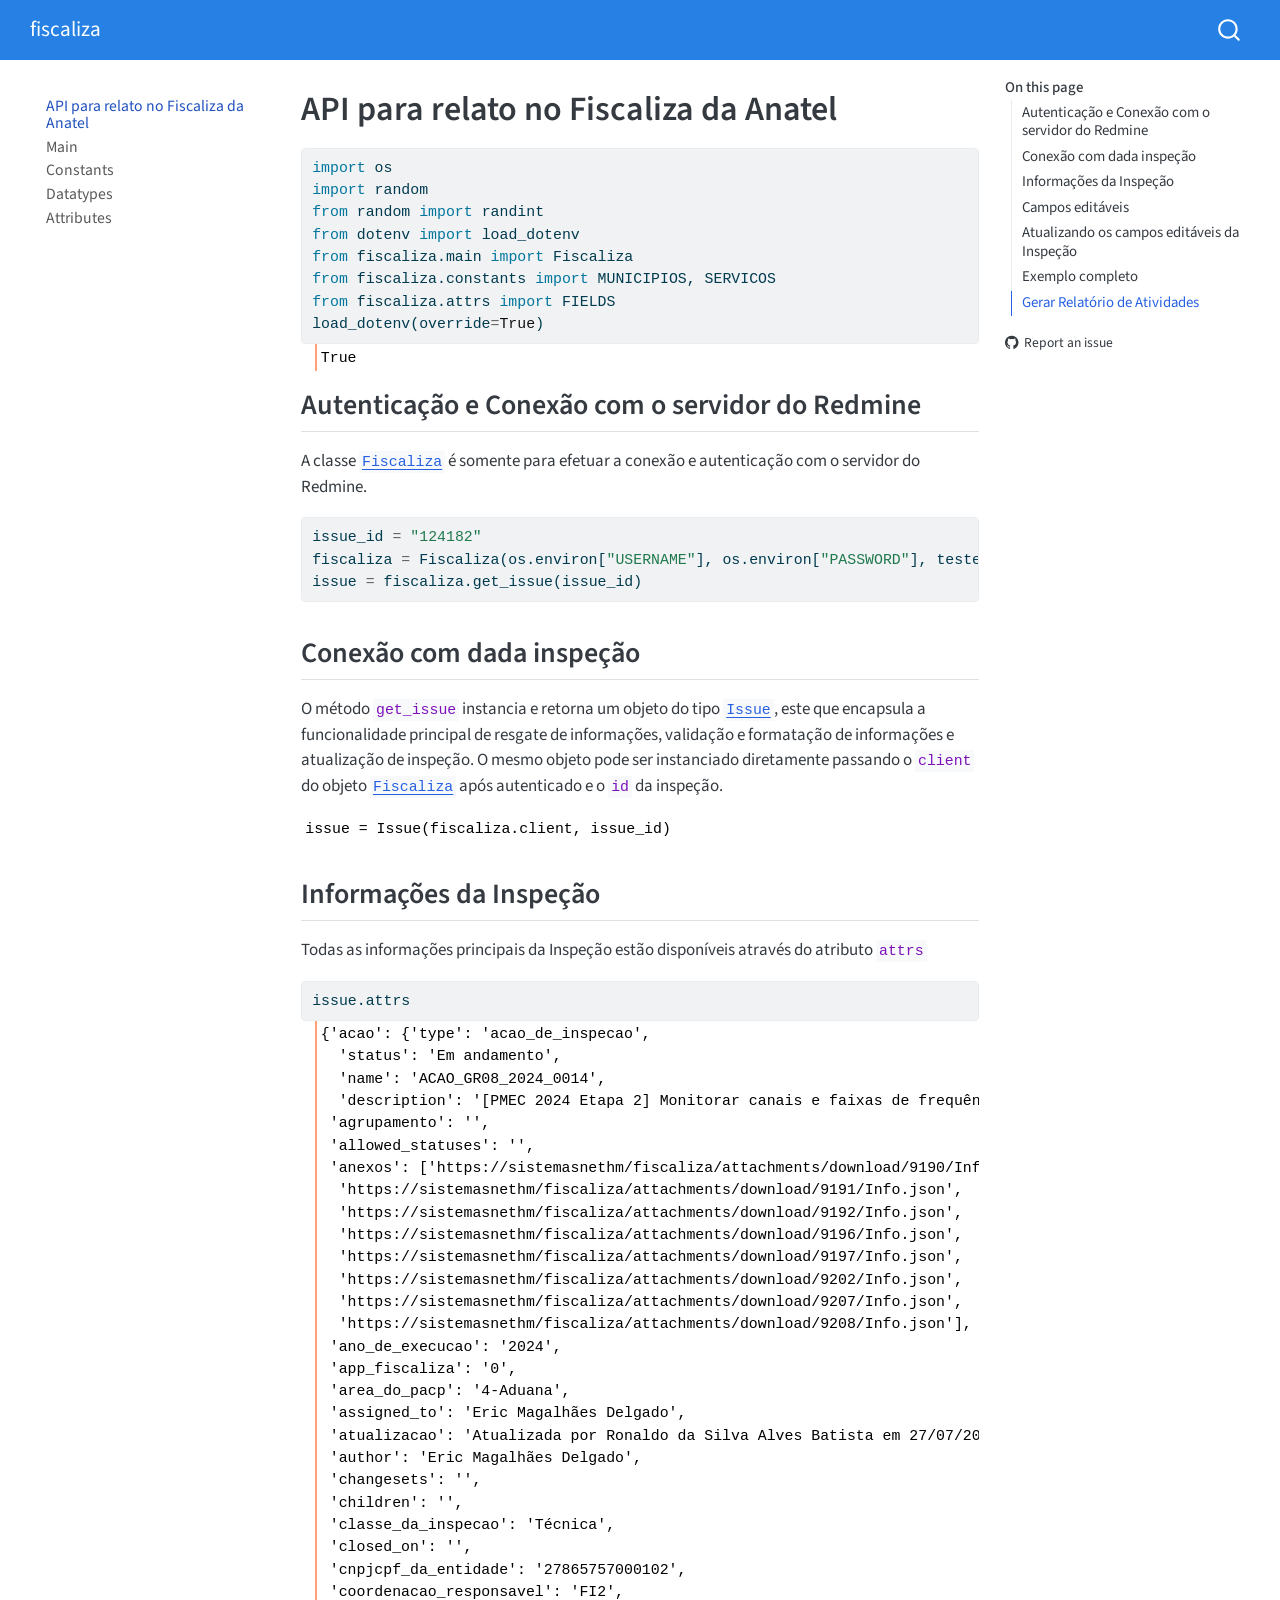
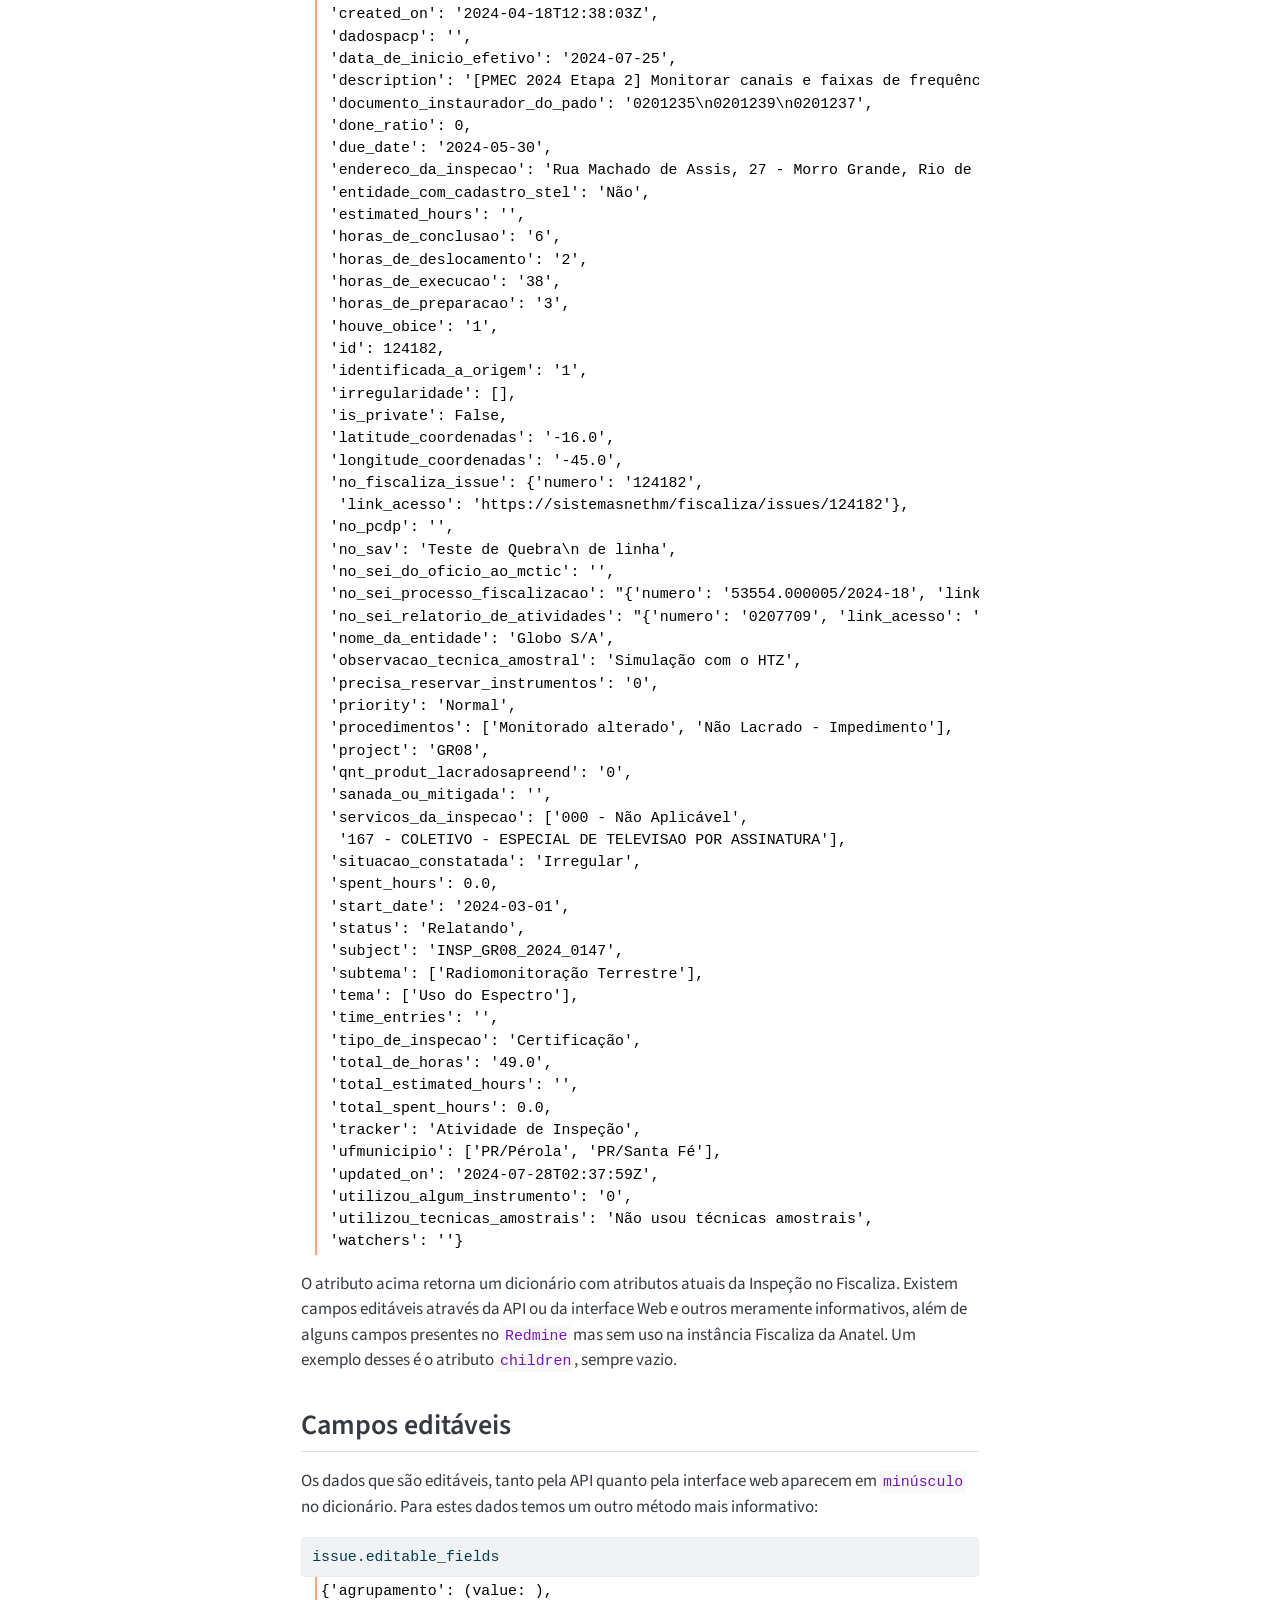
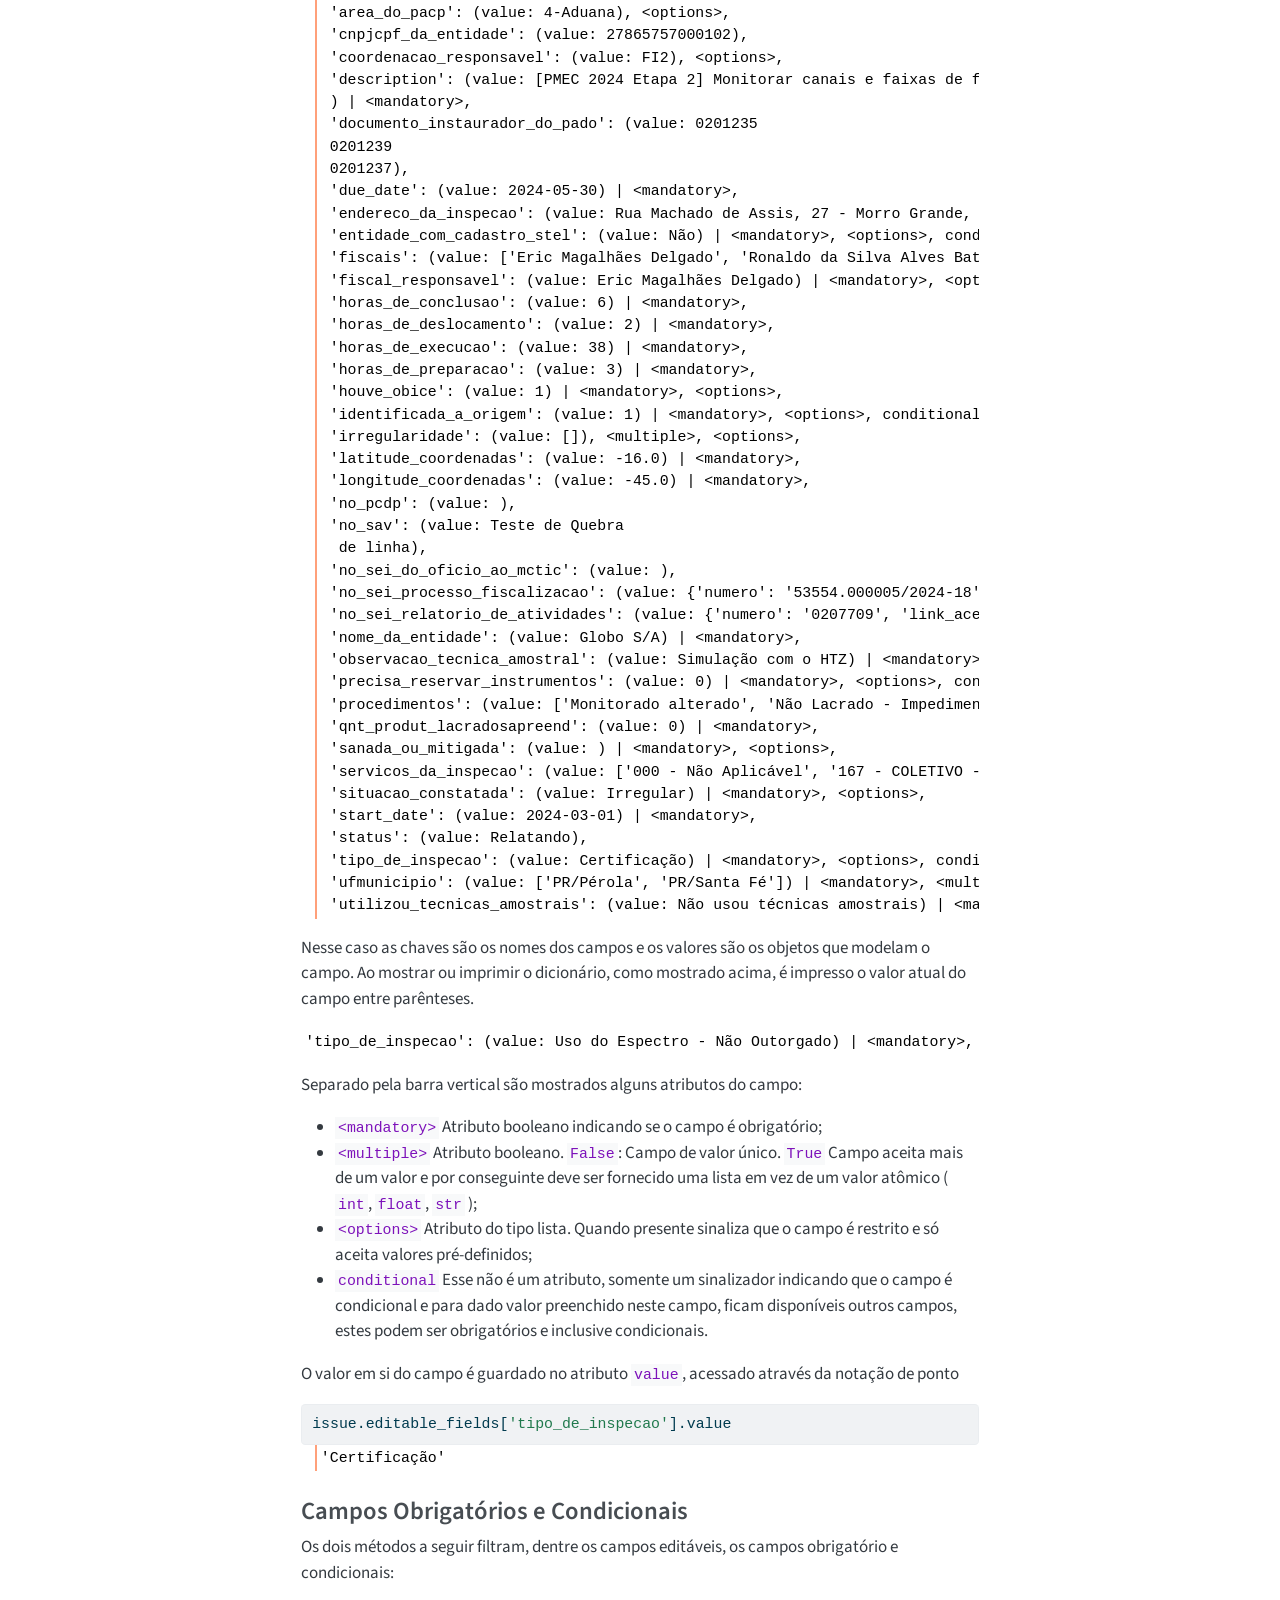
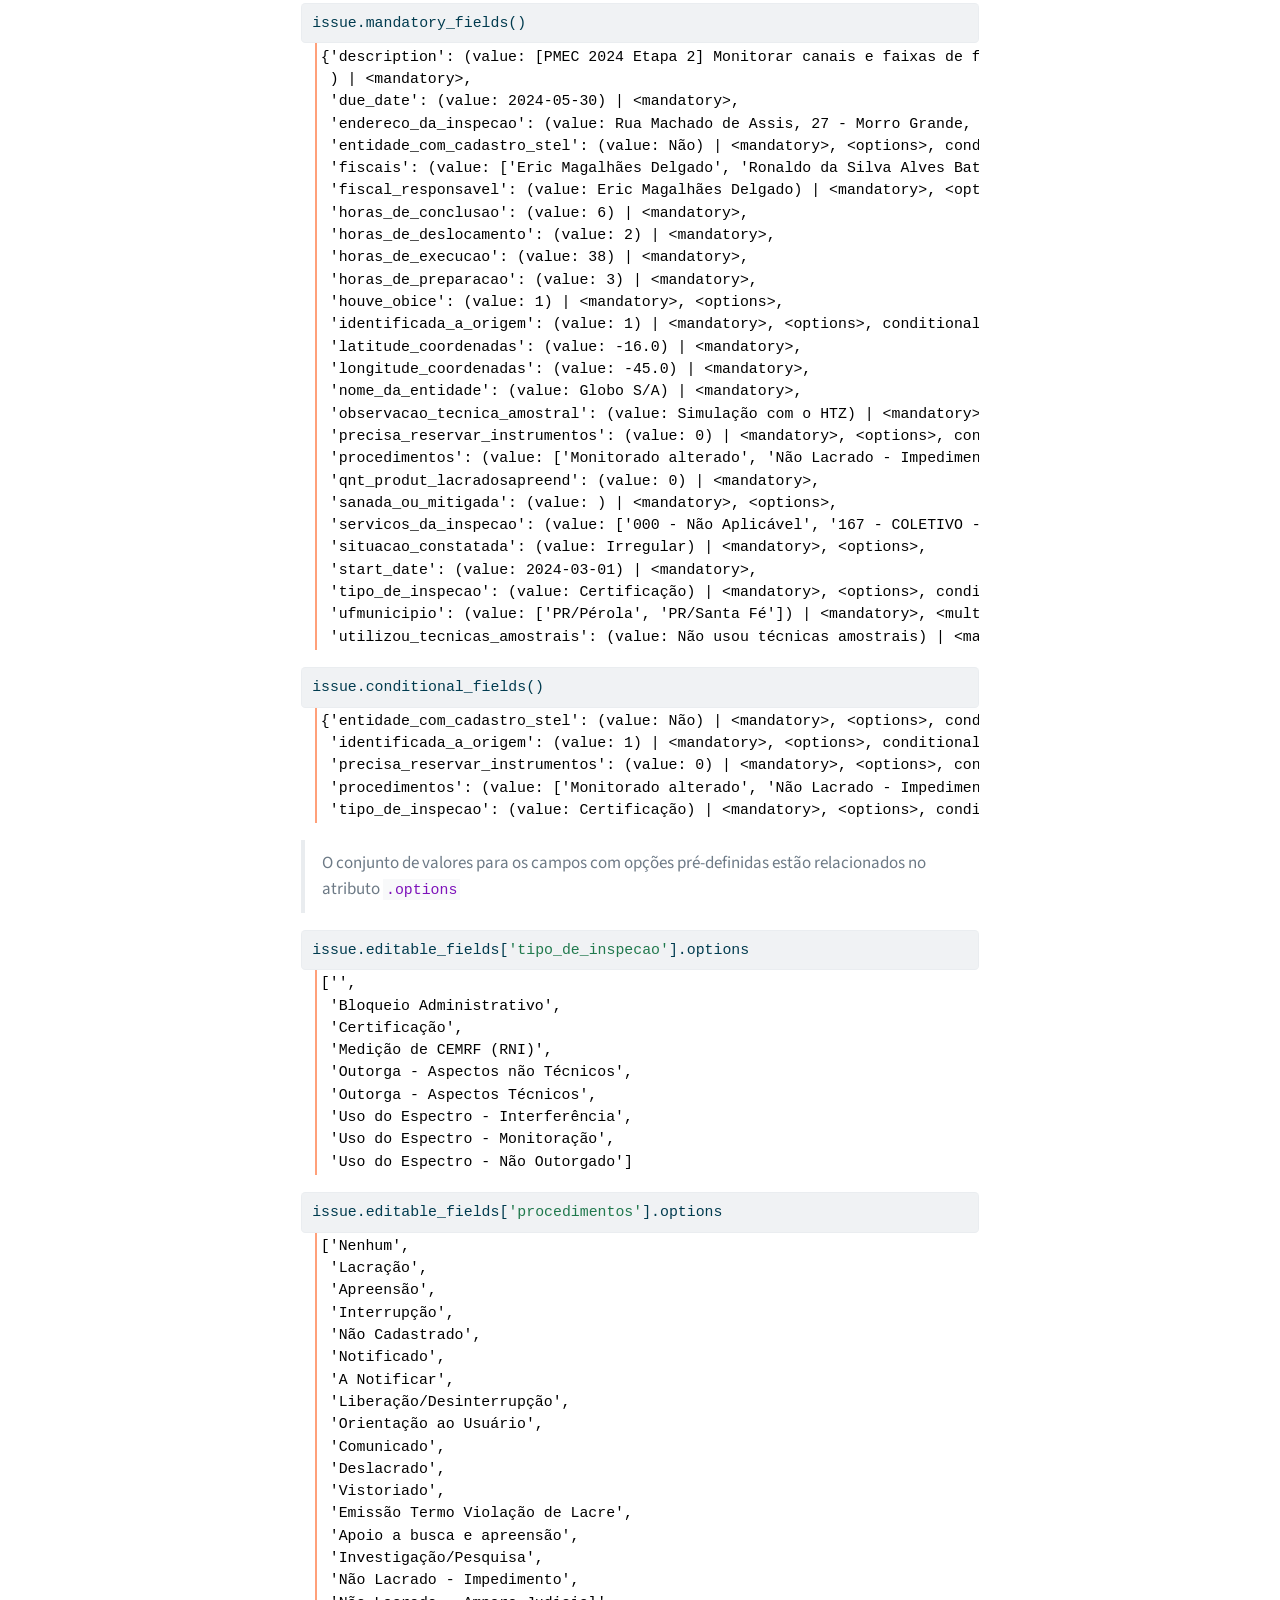
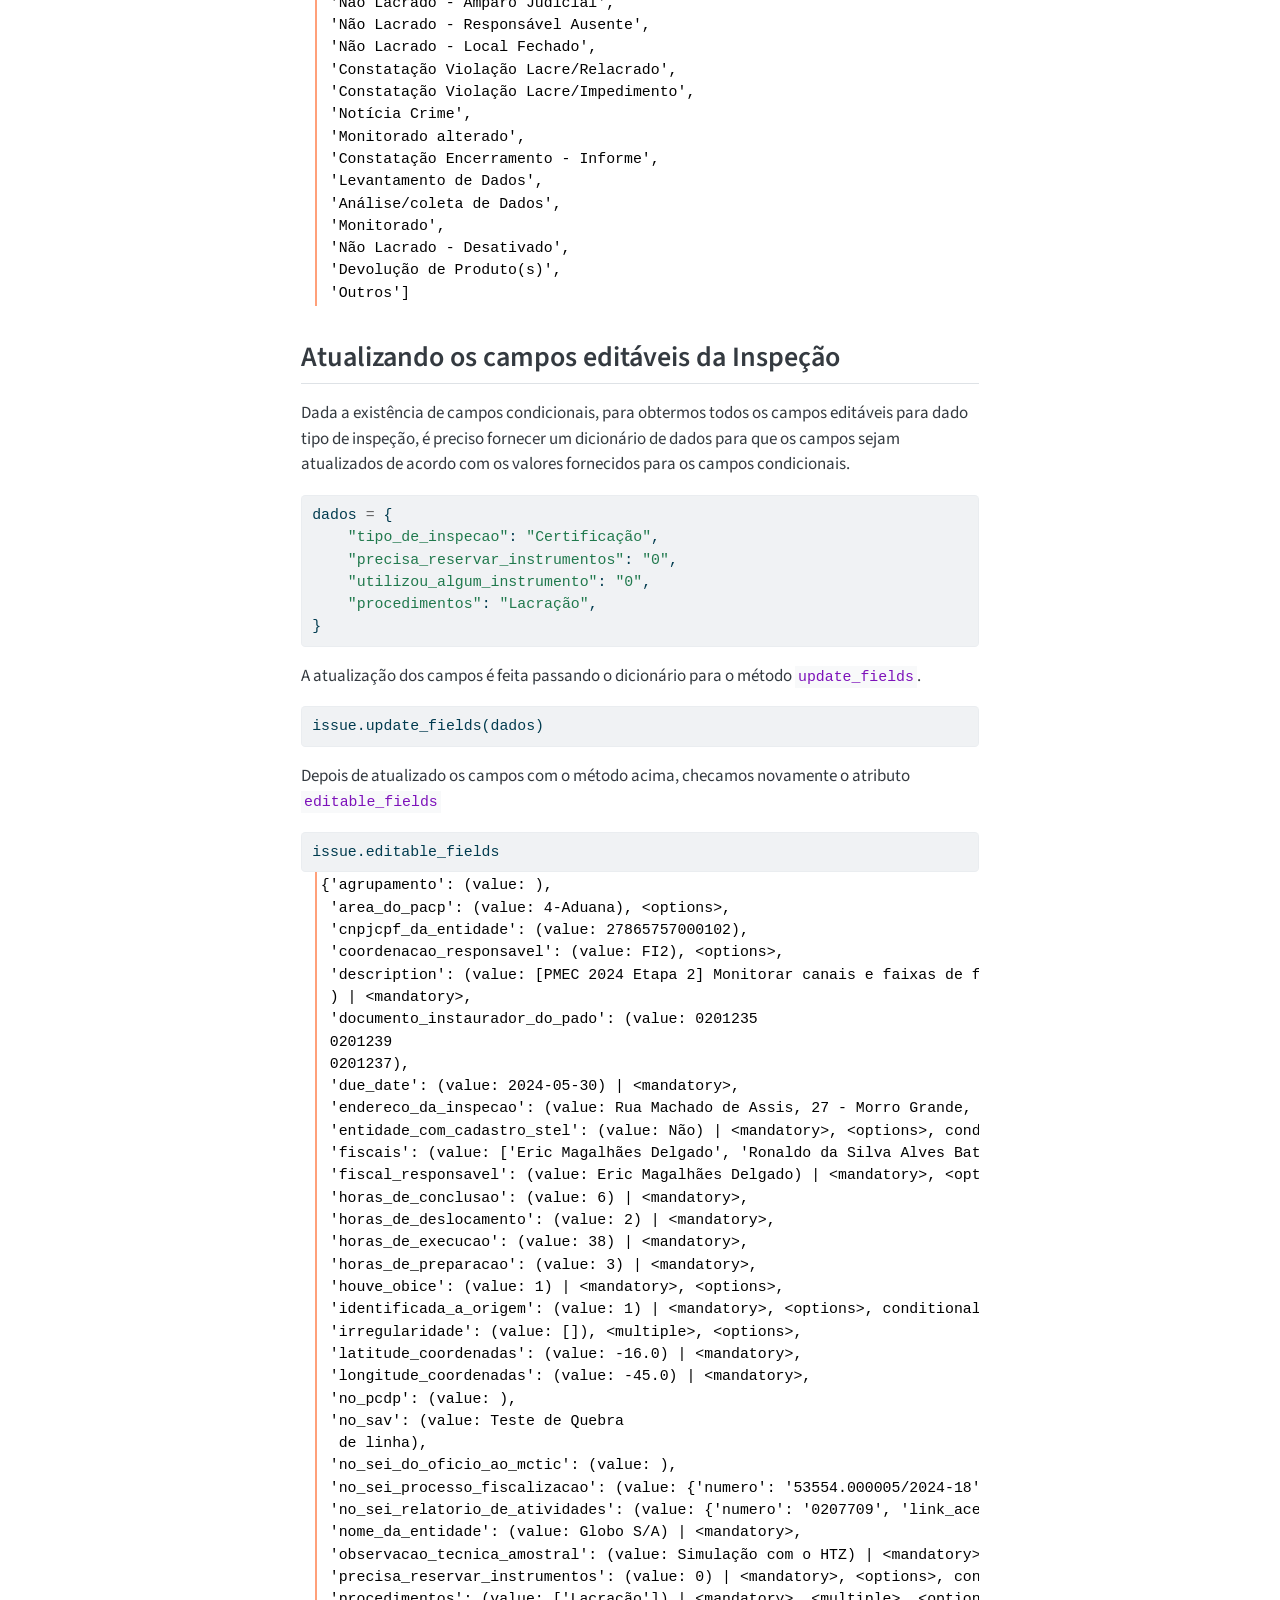
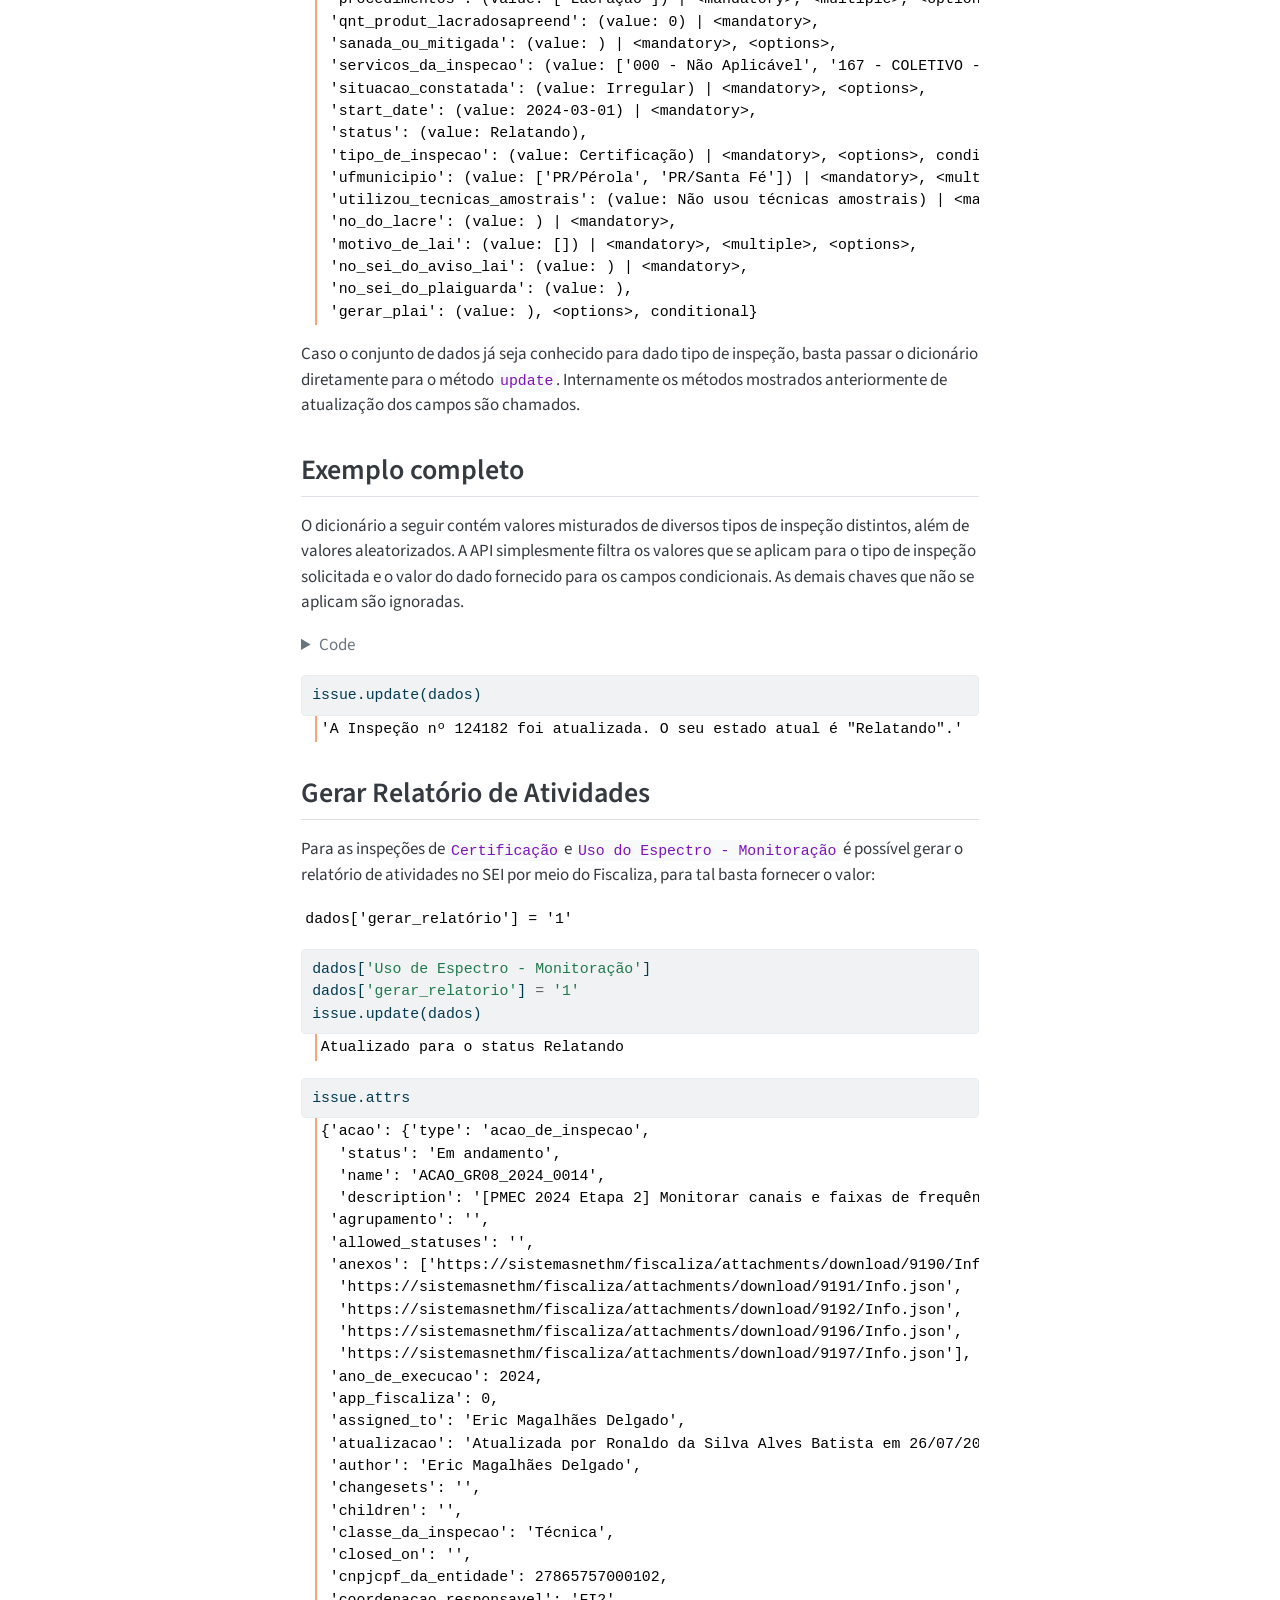
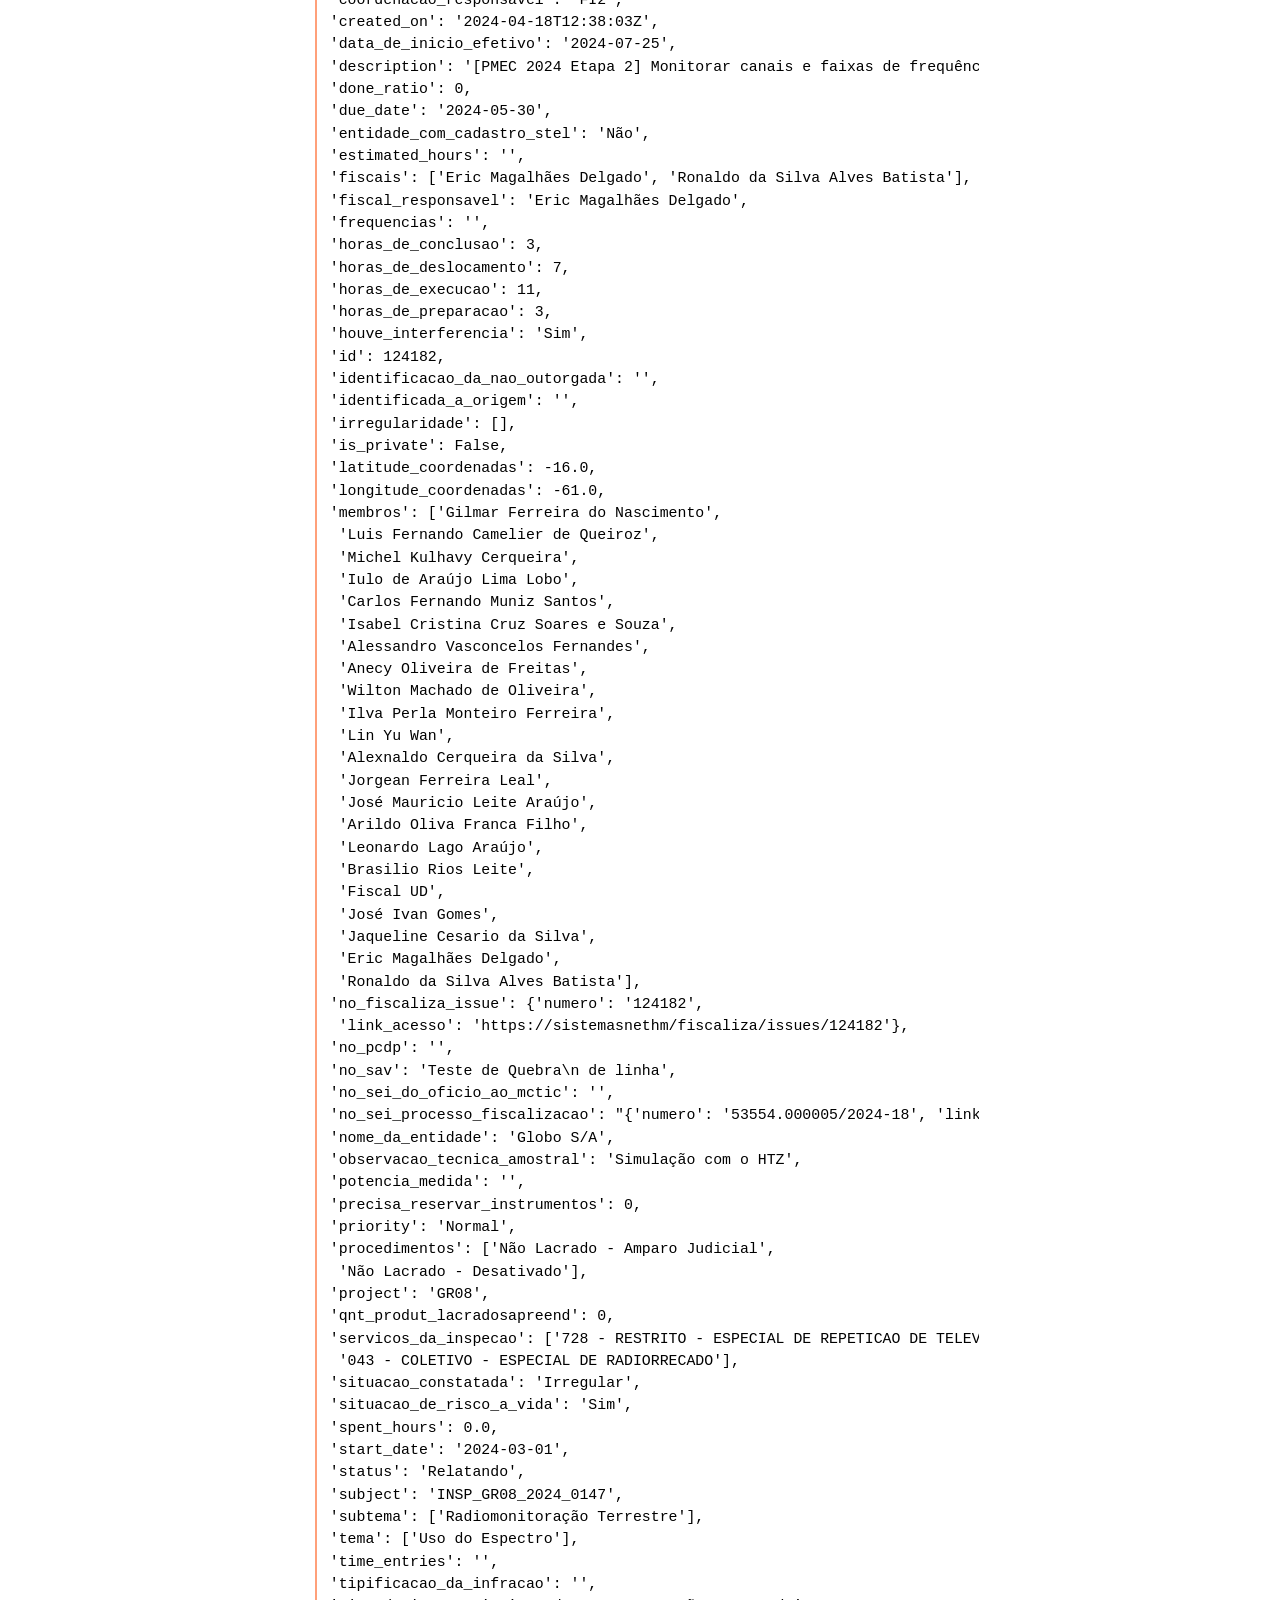
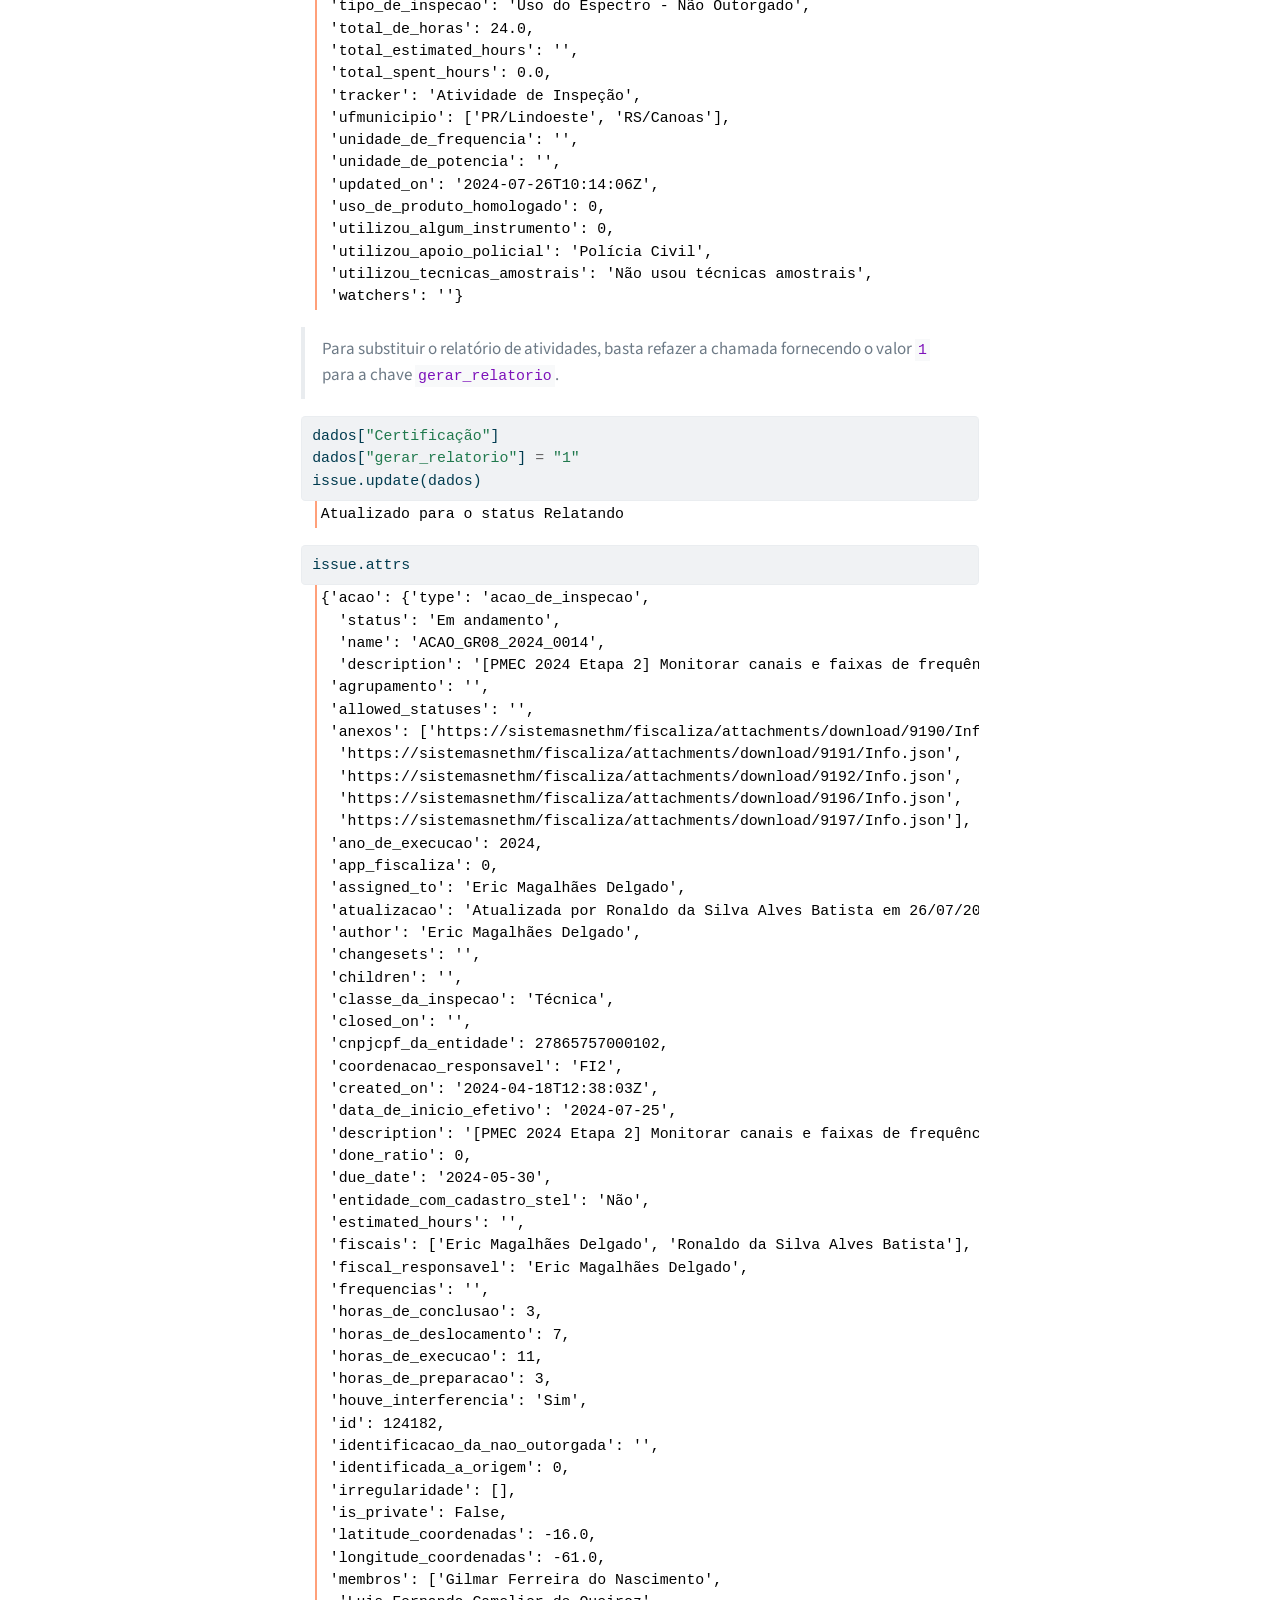
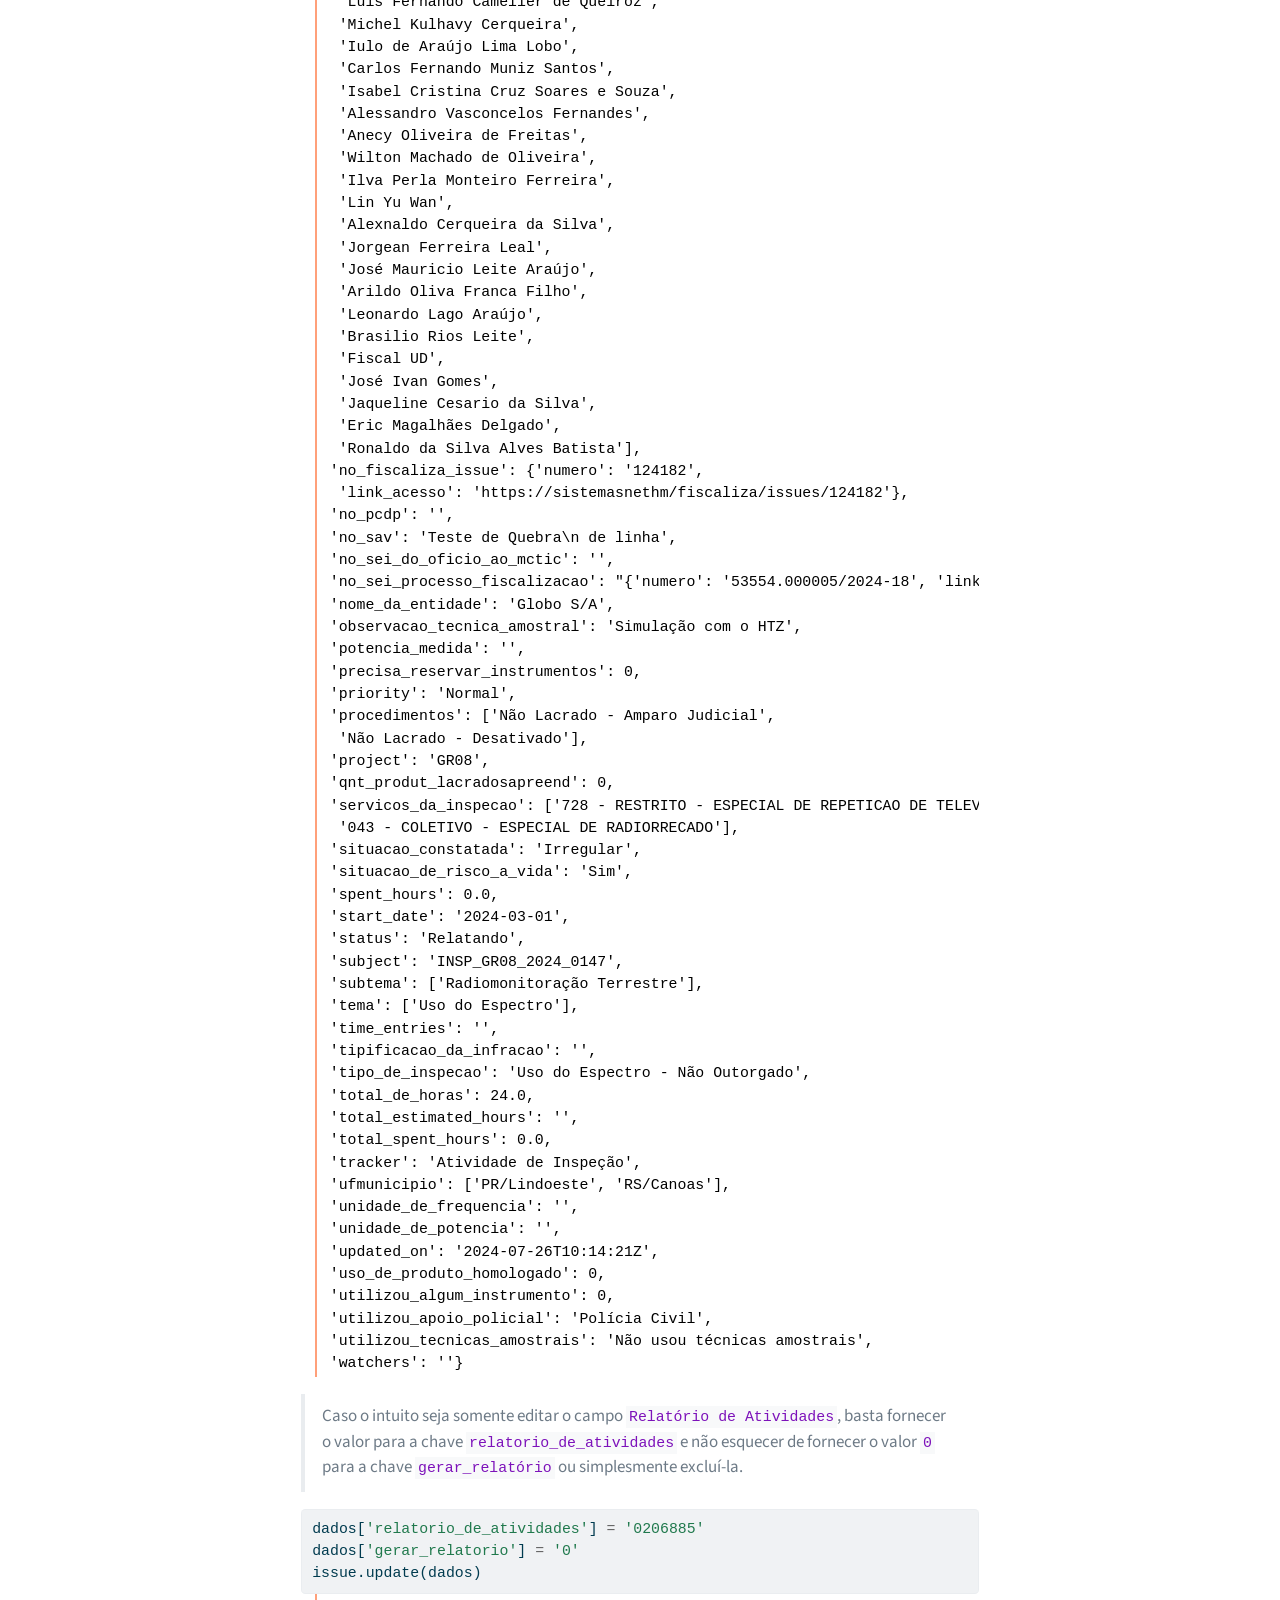
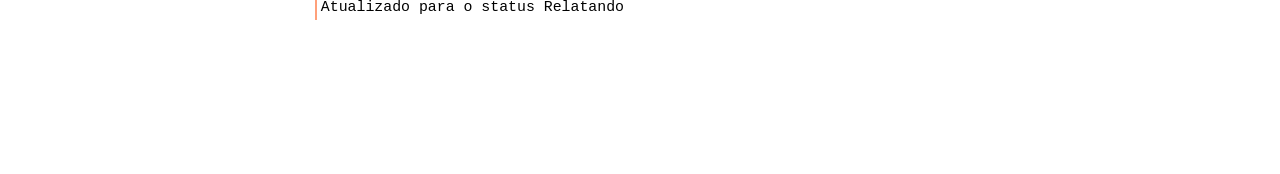
<file: index.html>
<!DOCTYPE html>
<html xmlns="http://www.w3.org/1999/xhtml" lang="en" xml:lang="en"><head>

<meta charset="utf-8">
<meta name="generator" content="quarto-1.5.56">

<meta name="viewport" content="width=device-width, initial-scale=1.0, user-scalable=yes">


<title>API para relato no Fiscaliza da Anatel – fiscaliza</title>
<style>
code{white-space: pre-wrap;}
span.smallcaps{font-variant: small-caps;}
div.columns{display: flex; gap: min(4vw, 1.5em);}
div.column{flex: auto; overflow-x: auto;}
div.hanging-indent{margin-left: 1.5em; text-indent: -1.5em;}
ul.task-list{list-style: none;}
ul.task-list li input[type="checkbox"] {
  width: 0.8em;
  margin: 0 0.8em 0.2em -1em; /* quarto-specific, see https://github.com/quarto-dev/quarto-cli/issues/4556 */ 
  vertical-align: middle;
}
/* CSS for syntax highlighting */
pre > code.sourceCode { white-space: pre; position: relative; }
pre > code.sourceCode > span { line-height: 1.25; }
pre > code.sourceCode > span:empty { height: 1.2em; }
.sourceCode { overflow: visible; }
code.sourceCode > span { color: inherit; text-decoration: inherit; }
div.sourceCode { margin: 1em 0; }
pre.sourceCode { margin: 0; }
@media screen {
div.sourceCode { overflow: auto; }
}
@media print {
pre > code.sourceCode { white-space: pre-wrap; }
pre > code.sourceCode > span { display: inline-block; text-indent: -5em; padding-left: 5em; }
}
pre.numberSource code
  { counter-reset: source-line 0; }
pre.numberSource code > span
  { position: relative; left: -4em; counter-increment: source-line; }
pre.numberSource code > span > a:first-child::before
  { content: counter(source-line);
    position: relative; left: -1em; text-align: right; vertical-align: baseline;
    border: none; display: inline-block;
    -webkit-touch-callout: none; -webkit-user-select: none;
    -khtml-user-select: none; -moz-user-select: none;
    -ms-user-select: none; user-select: none;
    padding: 0 4px; width: 4em;
  }
pre.numberSource { margin-left: 3em;  padding-left: 4px; }
div.sourceCode
  {   }
@media screen {
pre > code.sourceCode > span > a:first-child::before { text-decoration: underline; }
}
</style>


<script src="site_libs/quarto-nav/quarto-nav.js"></script>
<script src="site_libs/quarto-nav/headroom.min.js"></script>
<script src="site_libs/clipboard/clipboard.min.js"></script>
<script src="site_libs/quarto-search/autocomplete.umd.js"></script>
<script src="site_libs/quarto-search/fuse.min.js"></script>
<script src="site_libs/quarto-search/quarto-search.js"></script>
<meta name="quarto:offset" content="./">
<script src="site_libs/quarto-html/quarto.js"></script>
<script src="site_libs/quarto-html/popper.min.js"></script>
<script src="site_libs/quarto-html/tippy.umd.min.js"></script>
<script src="site_libs/quarto-html/anchor.min.js"></script>
<link href="site_libs/quarto-html/tippy.css" rel="stylesheet">
<link href="site_libs/quarto-html/quarto-syntax-highlighting.css" rel="stylesheet" id="quarto-text-highlighting-styles">
<script src="site_libs/bootstrap/bootstrap.min.js"></script>
<link href="site_libs/bootstrap/bootstrap-icons.css" rel="stylesheet">
<link href="site_libs/bootstrap/bootstrap.min.css" rel="stylesheet" id="quarto-bootstrap" data-mode="light">
<script id="quarto-search-options" type="application/json">{
  "location": "navbar",
  "copy-button": false,
  "collapse-after": 3,
  "panel-placement": "end",
  "type": "overlay",
  "limit": 50,
  "keyboard-shortcut": [
    "f",
    "/",
    "s"
  ],
  "show-item-context": false,
  "language": {
    "search-no-results-text": "No results",
    "search-matching-documents-text": "matching documents",
    "search-copy-link-title": "Copy link to search",
    "search-hide-matches-text": "Hide additional matches",
    "search-more-match-text": "more match in this document",
    "search-more-matches-text": "more matches in this document",
    "search-clear-button-title": "Clear",
    "search-text-placeholder": "",
    "search-detached-cancel-button-title": "Cancel",
    "search-submit-button-title": "Submit",
    "search-label": "Search"
  }
}</script>


<link rel="stylesheet" href="styles.css">
<meta property="og:title" content="API para relato no Fiscaliza da Anatel – fiscaliza">
<meta property="og:description" content="Implementação de API python a instância do Redmine da Anatel: Fiscaliza">
<meta property="og:site_name" content="fiscaliza">
<meta name="twitter:title" content="API para relato no Fiscaliza da Anatel – fiscaliza">
<meta name="twitter:description" content="Implementação de API python a instância do Redmine da Anatel: Fiscaliza">
<meta name="twitter:card" content="summary">
</head>

<body class="nav-sidebar floating nav-fixed">

<div id="quarto-search-results"></div>
  <header id="quarto-header" class="headroom fixed-top">
    <nav class="navbar navbar-expand-lg " data-bs-theme="dark">
      <div class="navbar-container container-fluid">
      <div class="navbar-brand-container mx-auto">
    <a class="navbar-brand" href="./index.html">
    <span class="navbar-title">fiscaliza</span>
    </a>
  </div>
        <div class="quarto-navbar-tools tools-end">
</div>
          <div id="quarto-search" class="" title="Search"></div>
      </div> <!-- /container-fluid -->
    </nav>
  <nav class="quarto-secondary-nav">
    <div class="container-fluid d-flex">
      <button type="button" class="quarto-btn-toggle btn" data-bs-toggle="collapse" role="button" data-bs-target=".quarto-sidebar-collapse-item" aria-controls="quarto-sidebar" aria-expanded="false" aria-label="Toggle sidebar navigation" onclick="if (window.quartoToggleHeadroom) { window.quartoToggleHeadroom(); }">
        <i class="bi bi-layout-text-sidebar-reverse"></i>
      </button>
        <nav class="quarto-page-breadcrumbs" aria-label="breadcrumb"><ol class="breadcrumb"><li class="breadcrumb-item"><a href="./index.html">API para relato no Fiscaliza da Anatel</a></li></ol></nav>
        <a class="flex-grow-1" role="navigation" data-bs-toggle="collapse" data-bs-target=".quarto-sidebar-collapse-item" aria-controls="quarto-sidebar" aria-expanded="false" aria-label="Toggle sidebar navigation" onclick="if (window.quartoToggleHeadroom) { window.quartoToggleHeadroom(); }">      
        </a>
    </div>
  </nav>
</header>
<!-- content -->
<div id="quarto-content" class="quarto-container page-columns page-rows-contents page-layout-article page-navbar">
<!-- sidebar -->
  <nav id="quarto-sidebar" class="sidebar collapse collapse-horizontal quarto-sidebar-collapse-item sidebar-navigation floating overflow-auto">
    <div class="sidebar-menu-container"> 
    <ul class="list-unstyled mt-1">
        <li class="sidebar-item">
  <div class="sidebar-item-container"> 
  <a href="./index.html" class="sidebar-item-text sidebar-link active">
 <span class="menu-text">API para relato no Fiscaliza da Anatel</span></a>
  </div>
</li>
        <li class="sidebar-item">
  <div class="sidebar-item-container"> 
  <a href="./main.html" class="sidebar-item-text sidebar-link">
 <span class="menu-text">Main</span></a>
  </div>
</li>
        <li class="sidebar-item">
  <div class="sidebar-item-container"> 
  <a href="./constants.html" class="sidebar-item-text sidebar-link">
 <span class="menu-text">Constants</span></a>
  </div>
</li>
        <li class="sidebar-item">
  <div class="sidebar-item-container"> 
  <a href="./datatypes.html" class="sidebar-item-text sidebar-link">
 <span class="menu-text">Datatypes</span></a>
  </div>
</li>
        <li class="sidebar-item">
  <div class="sidebar-item-container"> 
  <a href="./attrs.html" class="sidebar-item-text sidebar-link">
 <span class="menu-text">Attributes</span></a>
  </div>
</li>
    </ul>
    </div>
</nav>
<div id="quarto-sidebar-glass" class="quarto-sidebar-collapse-item" data-bs-toggle="collapse" data-bs-target=".quarto-sidebar-collapse-item"></div>
<!-- margin-sidebar -->
    <div id="quarto-margin-sidebar" class="sidebar margin-sidebar">
        <nav id="TOC" role="doc-toc" class="toc-active">
    <h2 id="toc-title">On this page</h2>
   
  <ul>
  <li><a href="#autenticação-e-conexão-com-o-servidor-do-redmine" id="toc-autenticação-e-conexão-com-o-servidor-do-redmine" class="nav-link active" data-scroll-target="#autenticação-e-conexão-com-o-servidor-do-redmine">Autenticação e Conexão com o servidor do Redmine</a></li>
  <li><a href="#conexão-com-dada-inspeção" id="toc-conexão-com-dada-inspeção" class="nav-link" data-scroll-target="#conexão-com-dada-inspeção">Conexão com dada inspeção</a></li>
  <li><a href="#informações-da-inspeção" id="toc-informações-da-inspeção" class="nav-link" data-scroll-target="#informações-da-inspeção">Informações da Inspeção</a></li>
  <li><a href="#campos-editáveis" id="toc-campos-editáveis" class="nav-link" data-scroll-target="#campos-editáveis">Campos editáveis</a>
  <ul class="collapse">
  <li><a href="#campos-obrigatórios-e-condicionais" id="toc-campos-obrigatórios-e-condicionais" class="nav-link" data-scroll-target="#campos-obrigatórios-e-condicionais">Campos Obrigatórios e Condicionais</a></li>
  </ul></li>
  <li><a href="#atualizando-os-campos-editáveis-da-inspeção" id="toc-atualizando-os-campos-editáveis-da-inspeção" class="nav-link" data-scroll-target="#atualizando-os-campos-editáveis-da-inspeção">Atualizando os campos editáveis da Inspeção</a></li>
  <li><a href="#exemplo-completo" id="toc-exemplo-completo" class="nav-link" data-scroll-target="#exemplo-completo">Exemplo completo</a></li>
  <li><a href="#gerar-relatório-de-atividades" id="toc-gerar-relatório-de-atividades" class="nav-link" data-scroll-target="#gerar-relatório-de-atividades">Gerar Relatório de Atividades</a></li>
  </ul>
<div class="toc-actions"><ul><li><a href="https://github.com/InovaFiscaliza/fiscaliza/issues/new" class="toc-action"><i class="bi bi-github"></i>Report an issue</a></li></ul></div></nav>
    </div>
<!-- main -->
<main class="content" id="quarto-document-content">

<header id="title-block-header" class="quarto-title-block default">
<div class="quarto-title">
<h1 class="title">API para relato no Fiscaliza da Anatel</h1>
</div>



<div class="quarto-title-meta">

    
  
    
  </div>
  


</header>


<!-- WARNING: THIS FILE WAS AUTOGENERATED! DO NOT EDIT! -->
<div id="cell-2" class="cell" data-execution_count="1">
<div class="sourceCode cell-code" id="cb1"><pre class="sourceCode python code-with-copy"><code class="sourceCode python"><span id="cb1-1"><a href="#cb1-1" aria-hidden="true" tabindex="-1"></a><span class="im">import</span> os</span>
<span id="cb1-2"><a href="#cb1-2" aria-hidden="true" tabindex="-1"></a><span class="im">import</span> random</span>
<span id="cb1-3"><a href="#cb1-3" aria-hidden="true" tabindex="-1"></a><span class="im">from</span> random <span class="im">import</span> randint</span>
<span id="cb1-4"><a href="#cb1-4" aria-hidden="true" tabindex="-1"></a><span class="im">from</span> dotenv <span class="im">import</span> load_dotenv</span>
<span id="cb1-5"><a href="#cb1-5" aria-hidden="true" tabindex="-1"></a><span class="im">from</span> fiscaliza.main <span class="im">import</span> Fiscaliza</span>
<span id="cb1-6"><a href="#cb1-6" aria-hidden="true" tabindex="-1"></a><span class="im">from</span> fiscaliza.constants <span class="im">import</span> MUNICIPIOS, SERVICOS</span>
<span id="cb1-7"><a href="#cb1-7" aria-hidden="true" tabindex="-1"></a><span class="im">from</span> fiscaliza.attrs <span class="im">import</span> FIELDS</span>
<span id="cb1-8"><a href="#cb1-8" aria-hidden="true" tabindex="-1"></a>load_dotenv(override<span class="op">=</span><span class="va">True</span>)</span></code><button title="Copy to Clipboard" class="code-copy-button"><i class="bi"></i></button></pre></div>
<div class="cell-output cell-output-display" data-execution_count="1">
<pre><code>True</code></pre>
</div>
</div>
<section id="autenticação-e-conexão-com-o-servidor-do-redmine" class="level2">
<h2 class="anchored" data-anchor-id="autenticação-e-conexão-com-o-servidor-do-redmine">Autenticação e Conexão com o servidor do Redmine</h2>
<p>A classe <a href="https://InovaFiscaliza.github.io/fiscaliza/main.html#fiscaliza"><code>Fiscaliza</code></a> é somente para efetuar a conexão e autenticação com o servidor do Redmine.</p>
<div id="cell-4" class="cell" data-execution_count="2">
<div class="sourceCode cell-code" id="cb3"><pre class="sourceCode python code-with-copy"><code class="sourceCode python"><span id="cb3-1"><a href="#cb3-1" aria-hidden="true" tabindex="-1"></a>issue_id <span class="op">=</span> <span class="st">"124182"</span></span>
<span id="cb3-2"><a href="#cb3-2" aria-hidden="true" tabindex="-1"></a>fiscaliza <span class="op">=</span> Fiscaliza(os.environ[<span class="st">"USERNAME"</span>], os.environ[<span class="st">"PASSWORD"</span>], teste<span class="op">=</span><span class="va">True</span>)</span>
<span id="cb3-3"><a href="#cb3-3" aria-hidden="true" tabindex="-1"></a>issue <span class="op">=</span> fiscaliza.get_issue(issue_id)</span></code><button title="Copy to Clipboard" class="code-copy-button"><i class="bi"></i></button></pre></div>
</div>
</section>
<section id="conexão-com-dada-inspeção" class="level2">
<h2 class="anchored" data-anchor-id="conexão-com-dada-inspeção">Conexão com dada inspeção</h2>
<p>O método <code>get_issue</code> instancia e retorna um objeto do tipo <a href="https://InovaFiscaliza.github.io/fiscaliza/main.html#issue"><code>Issue</code></a>, este que encapsula a funcionalidade principal de resgate de informações, validação e formatação de informações e atualização de inspeção. O mesmo objeto pode ser instanciado diretamente passando o <code>client</code> do objeto <a href="https://InovaFiscaliza.github.io/fiscaliza/main.html#fiscaliza"><code>Fiscaliza</code></a> após autenticado e o <code>id</code> da inspeção.</p>
<pre><code>issue = Issue(fiscaliza.client, issue_id)</code></pre>
</section>
<section id="informações-da-inspeção" class="level2">
<h2 class="anchored" data-anchor-id="informações-da-inspeção">Informações da Inspeção</h2>
<p>Todas as informações principais da Inspeção estão disponíveis através do atributo <code>attrs</code></p>
<div id="cell-7" class="cell" data-execution_count="4">
<div class="sourceCode cell-code" id="cb5"><pre class="sourceCode python code-with-copy"><code class="sourceCode python"><span id="cb5-1"><a href="#cb5-1" aria-hidden="true" tabindex="-1"></a>issue.attrs</span></code><button title="Copy to Clipboard" class="code-copy-button"><i class="bi"></i></button></pre></div>
<div class="cell-output cell-output-display" data-execution_count="4">
<pre><code>{'acao': {'type': 'acao_de_inspecao',
  'status': 'Em andamento',
  'name': 'ACAO_GR08_2024_0014',
  'description': '[PMEC 2024 Etapa 2] Monitorar canais e faixas de frequências relacionados às aplicações críticas (como, por exemplo, radionavegação e radiocomunicação aeronáutica e canais de emergência) na forma a ser estabelecida no Plano de Ação de Fiscalização.\r\n'},
 'agrupamento': '',
 'allowed_statuses': '',
 'anexos': ['https://sistemasnethm/fiscaliza/attachments/download/9190/Info.json',
  'https://sistemasnethm/fiscaliza/attachments/download/9191/Info.json',
  'https://sistemasnethm/fiscaliza/attachments/download/9192/Info.json',
  'https://sistemasnethm/fiscaliza/attachments/download/9196/Info.json',
  'https://sistemasnethm/fiscaliza/attachments/download/9197/Info.json',
  'https://sistemasnethm/fiscaliza/attachments/download/9202/Info.json',
  'https://sistemasnethm/fiscaliza/attachments/download/9207/Info.json',
  'https://sistemasnethm/fiscaliza/attachments/download/9208/Info.json'],
 'ano_de_execucao': '2024',
 'app_fiscaliza': '0',
 'area_do_pacp': '4-Aduana',
 'assigned_to': 'Eric Magalhães Delgado',
 'atualizacao': 'Atualizada por Ronaldo da Silva Alves Batista em 27/07/2024 às 23:37:59',
 'author': 'Eric Magalhães Delgado',
 'changesets': '',
 'children': '',
 'classe_da_inspecao': 'Técnica',
 'closed_on': '',
 'cnpjcpf_da_entidade': '27865757000102',
 'coordenacao_responsavel': 'FI2',
 'created_on': '2024-04-18T12:38:03Z',
 'dadospacp': '',
 'data_de_inicio_efetivo': '2024-07-25',
 'description': '[PMEC 2024 Etapa 2] Monitorar canais e faixas de frequências relacionados às aplicações críticas (como, por exemplo, radionavegação e radiocomunicação aeronáutica e canais de emergência) na forma a ser estabelecida no Plano de Ação de Fiscalização.\r\n',
 'documento_instaurador_do_pado': '0201235\n0201239\n0201237',
 'done_ratio': 0,
 'due_date': '2024-05-30',
 'endereco_da_inspecao': 'Rua Machado de Assis, 27 - Morro Grande, Rio de Janeiro - RJ',
 'entidade_com_cadastro_stel': 'Não',
 'estimated_hours': '',
 'horas_de_conclusao': '6',
 'horas_de_deslocamento': '2',
 'horas_de_execucao': '38',
 'horas_de_preparacao': '3',
 'houve_obice': '1',
 'id': 124182,
 'identificada_a_origem': '1',
 'irregularidade': [],
 'is_private': False,
 'latitude_coordenadas': '-16.0',
 'longitude_coordenadas': '-45.0',
 'no_fiscaliza_issue': {'numero': '124182',
  'link_acesso': 'https://sistemasnethm/fiscaliza/issues/124182'},
 'no_pcdp': '',
 'no_sav': 'Teste de Quebra\n de linha',
 'no_sei_do_oficio_ao_mctic': '',
 'no_sei_processo_fiscalizacao': "{'numero': '53554.000005/2024-18', 'link_acesso': 'https://seihm.anatel.gov.br/sei/controlador.php?acao=procedimento_trabalhar&amp;id_procedimento=1982134'}",
 'no_sei_relatorio_de_atividades': "{'numero': '0207709', 'link_acesso': 'https://seihm.anatel.gov.br/sei/controlador.php?acao=procedimento_trabalhar&amp;id_procedimento=1982134&amp;id_documento=1984091'}",
 'nome_da_entidade': 'Globo S/A',
 'observacao_tecnica_amostral': 'Simulação com o HTZ',
 'precisa_reservar_instrumentos': '0',
 'priority': 'Normal',
 'procedimentos': ['Monitorado alterado', 'Não Lacrado - Impedimento'],
 'project': 'GR08',
 'qnt_produt_lacradosapreend': '0',
 'sanada_ou_mitigada': '',
 'servicos_da_inspecao': ['000 - Não Aplicável',
  '167 - COLETIVO - ESPECIAL DE TELEVISAO POR ASSINATURA'],
 'situacao_constatada': 'Irregular',
 'spent_hours': 0.0,
 'start_date': '2024-03-01',
 'status': 'Relatando',
 'subject': 'INSP_GR08_2024_0147',
 'subtema': ['Radiomonitoração Terrestre'],
 'tema': ['Uso do Espectro'],
 'time_entries': '',
 'tipo_de_inspecao': 'Certificação',
 'total_de_horas': '49.0',
 'total_estimated_hours': '',
 'total_spent_hours': 0.0,
 'tracker': 'Atividade de Inspeção',
 'ufmunicipio': ['PR/Pérola', 'PR/Santa Fé'],
 'updated_on': '2024-07-28T02:37:59Z',
 'utilizou_algum_instrumento': '0',
 'utilizou_tecnicas_amostrais': 'Não usou técnicas amostrais',
 'watchers': ''}</code></pre>
</div>
</div>
<p>O atributo acima retorna um dicionário com atributos atuais da Inspeção no Fiscaliza. Existem campos editáveis através da API ou da interface Web e outros meramente informativos, além de alguns campos presentes no <code>Redmine</code> mas sem uso na instância Fiscaliza da Anatel. Um exemplo desses é o atributo <code>children</code>, sempre vazio.</p>
</section>
<section id="campos-editáveis" class="level2">
<h2 class="anchored" data-anchor-id="campos-editáveis">Campos editáveis</h2>
<p>Os dados que são editáveis, tanto pela API quanto pela interface web aparecem em <code>minúsculo</code> no dicionário. Para estes dados temos um outro método mais informativo:</p>
<div id="cell-10" class="cell" data-execution_count="6">
<div class="sourceCode cell-code" id="cb7"><pre class="sourceCode python code-with-copy"><code class="sourceCode python"><span id="cb7-1"><a href="#cb7-1" aria-hidden="true" tabindex="-1"></a>issue.editable_fields</span></code><button title="Copy to Clipboard" class="code-copy-button"><i class="bi"></i></button></pre></div>
<div class="cell-output cell-output-display" data-execution_count="6">
<pre><code>{'agrupamento': (value: ),
 'area_do_pacp': (value: 4-Aduana), &lt;options&gt;,
 'cnpjcpf_da_entidade': (value: 27865757000102),
 'coordenacao_responsavel': (value: FI2), &lt;options&gt;,
 'description': (value: [PMEC 2024 Etapa 2] Monitorar canais e faixas de frequências relacionados às aplicações críticas (como, por exemplo, radionavegação e radiocomunicação aeronáutica e canais de emergência) na forma a ser estabelecida no Plano de Ação de Fiscalização.
 ) | &lt;mandatory&gt;,
 'documento_instaurador_do_pado': (value: 0201235
 0201239
 0201237),
 'due_date': (value: 2024-05-30) | &lt;mandatory&gt;,
 'endereco_da_inspecao': (value: Rua Machado de Assis, 27 - Morro Grande, Rio de Janeiro - RJ) | &lt;mandatory&gt;,
 'entidade_com_cadastro_stel': (value: Não) | &lt;mandatory&gt;, &lt;options&gt;, conditional,
 'fiscais': (value: ['Eric Magalhães Delgado', 'Ronaldo da Silva Alves Batista']) | &lt;mandatory&gt;, &lt;multiple&gt;, &lt;options&gt;,
 'fiscal_responsavel': (value: Eric Magalhães Delgado) | &lt;mandatory&gt;, &lt;options&gt;,
 'horas_de_conclusao': (value: 6) | &lt;mandatory&gt;,
 'horas_de_deslocamento': (value: 2) | &lt;mandatory&gt;,
 'horas_de_execucao': (value: 38) | &lt;mandatory&gt;,
 'horas_de_preparacao': (value: 3) | &lt;mandatory&gt;,
 'houve_obice': (value: 1) | &lt;mandatory&gt;, &lt;options&gt;,
 'identificada_a_origem': (value: 1) | &lt;mandatory&gt;, &lt;options&gt;, conditional,
 'irregularidade': (value: []), &lt;multiple&gt;, &lt;options&gt;,
 'latitude_coordenadas': (value: -16.0) | &lt;mandatory&gt;,
 'longitude_coordenadas': (value: -45.0) | &lt;mandatory&gt;,
 'no_pcdp': (value: ),
 'no_sav': (value: Teste de Quebra
  de linha),
 'no_sei_do_oficio_ao_mctic': (value: ),
 'no_sei_processo_fiscalizacao': (value: {'numero': '53554.000005/2024-18', 'link_acesso': 'https://seihm.anatel.gov.br/sei/controlador.php?acao=procedimento_trabalhar&amp;id_procedimento=1982134'}),
 'no_sei_relatorio_de_atividades': (value: {'numero': '0207709', 'link_acesso': 'https://seihm.anatel.gov.br/sei/controlador.php?acao=procedimento_trabalhar&amp;id_procedimento=1982134&amp;id_documento=1984091'}),
 'nome_da_entidade': (value: Globo S/A) | &lt;mandatory&gt;,
 'observacao_tecnica_amostral': (value: Simulação com o HTZ) | &lt;mandatory&gt;,
 'precisa_reservar_instrumentos': (value: 0) | &lt;mandatory&gt;, &lt;options&gt;, conditional,
 'procedimentos': (value: ['Monitorado alterado', 'Não Lacrado - Impedimento']) | &lt;mandatory&gt;, &lt;multiple&gt;, &lt;options&gt;, conditional,
 'qnt_produt_lacradosapreend': (value: 0) | &lt;mandatory&gt;,
 'sanada_ou_mitigada': (value: ) | &lt;mandatory&gt;, &lt;options&gt;,
 'servicos_da_inspecao': (value: ['000 - Não Aplicável', '167 - COLETIVO - ESPECIAL DE TELEVISAO POR ASSINATURA']) | &lt;mandatory&gt;, &lt;multiple&gt;, &lt;options&gt;,
 'situacao_constatada': (value: Irregular) | &lt;mandatory&gt;, &lt;options&gt;,
 'start_date': (value: 2024-03-01) | &lt;mandatory&gt;,
 'status': (value: Relatando),
 'tipo_de_inspecao': (value: Certificação) | &lt;mandatory&gt;, &lt;options&gt;, conditional,
 'ufmunicipio': (value: ['PR/Pérola', 'PR/Santa Fé']) | &lt;mandatory&gt;, &lt;multiple&gt;, &lt;options&gt;,
 'utilizou_tecnicas_amostrais': (value: Não usou técnicas amostrais) | &lt;mandatory&gt;, &lt;options&gt;}</code></pre>
</div>
</div>
<p>Nesse caso as chaves são os nomes dos campos e os valores são os objetos que modelam o campo. Ao mostrar ou imprimir o dicionário, como mostrado acima, é impresso o valor atual do campo entre parênteses.</p>
<pre><code>'tipo_de_inspecao': (value: Uso do Espectro - Não Outorgado) | &lt;mandatory&gt;, &lt;options&gt;, conditional</code></pre>
<p>Separado pela barra vertical são mostrados alguns atributos do campo:</p>
<ul>
<li><code>&lt;mandatory&gt;</code> Atributo booleano indicando se o campo é obrigatório;</li>
<li><code>&lt;multiple&gt;</code> Atributo booleano. <code>False</code>: Campo de valor único. <code>True</code> Campo aceita mais de um valor e por conseguinte deve ser fornecido uma lista em vez de um valor atômico ( <code>int</code>, <code>float</code>, <code>str</code> );</li>
<li><code>&lt;options&gt;</code> Atributo do tipo lista. Quando presente sinaliza que o campo é restrito e só aceita valores pré-definidos;</li>
<li><code>conditional</code> Esse não é um atributo, somente um sinalizador indicando que o campo é condicional e para dado valor preenchido neste campo, ficam disponíveis outros campos, estes podem ser obrigatórios e inclusive condicionais.</li>
</ul>
<p>O valor em si do campo é guardado no atributo <code>value</code>, acessado através da notação de ponto</p>
<div id="cell-13" class="cell" data-execution_count="7">
<div class="sourceCode cell-code" id="cb10"><pre class="sourceCode python code-with-copy"><code class="sourceCode python"><span id="cb10-1"><a href="#cb10-1" aria-hidden="true" tabindex="-1"></a>issue.editable_fields[<span class="st">'tipo_de_inspecao'</span>].value</span></code><button title="Copy to Clipboard" class="code-copy-button"><i class="bi"></i></button></pre></div>
<div class="cell-output cell-output-display" data-execution_count="7">
<pre><code>'Certificação'</code></pre>
</div>
</div>
<section id="campos-obrigatórios-e-condicionais" class="level3">
<h3 class="anchored" data-anchor-id="campos-obrigatórios-e-condicionais">Campos Obrigatórios e Condicionais</h3>
<p>Os dois métodos a seguir filtram, dentre os campos editáveis, os campos obrigatório e condicionais:</p>
<div id="cell-16" class="cell" data-execution_count="8">
<div class="sourceCode cell-code" id="cb12"><pre class="sourceCode python code-with-copy"><code class="sourceCode python"><span id="cb12-1"><a href="#cb12-1" aria-hidden="true" tabindex="-1"></a>issue.mandatory_fields()</span></code><button title="Copy to Clipboard" class="code-copy-button"><i class="bi"></i></button></pre></div>
<div class="cell-output cell-output-display" data-execution_count="8">
<pre><code>{'description': (value: [PMEC 2024 Etapa 2] Monitorar canais e faixas de frequências relacionados às aplicações críticas (como, por exemplo, radionavegação e radiocomunicação aeronáutica e canais de emergência) na forma a ser estabelecida no Plano de Ação de Fiscalização.
 ) | &lt;mandatory&gt;,
 'due_date': (value: 2024-05-30) | &lt;mandatory&gt;,
 'endereco_da_inspecao': (value: Rua Machado de Assis, 27 - Morro Grande, Rio de Janeiro - RJ) | &lt;mandatory&gt;,
 'entidade_com_cadastro_stel': (value: Não) | &lt;mandatory&gt;, &lt;options&gt;, conditional,
 'fiscais': (value: ['Eric Magalhães Delgado', 'Ronaldo da Silva Alves Batista']) | &lt;mandatory&gt;, &lt;multiple&gt;, &lt;options&gt;,
 'fiscal_responsavel': (value: Eric Magalhães Delgado) | &lt;mandatory&gt;, &lt;options&gt;,
 'horas_de_conclusao': (value: 6) | &lt;mandatory&gt;,
 'horas_de_deslocamento': (value: 2) | &lt;mandatory&gt;,
 'horas_de_execucao': (value: 38) | &lt;mandatory&gt;,
 'horas_de_preparacao': (value: 3) | &lt;mandatory&gt;,
 'houve_obice': (value: 1) | &lt;mandatory&gt;, &lt;options&gt;,
 'identificada_a_origem': (value: 1) | &lt;mandatory&gt;, &lt;options&gt;, conditional,
 'latitude_coordenadas': (value: -16.0) | &lt;mandatory&gt;,
 'longitude_coordenadas': (value: -45.0) | &lt;mandatory&gt;,
 'nome_da_entidade': (value: Globo S/A) | &lt;mandatory&gt;,
 'observacao_tecnica_amostral': (value: Simulação com o HTZ) | &lt;mandatory&gt;,
 'precisa_reservar_instrumentos': (value: 0) | &lt;mandatory&gt;, &lt;options&gt;, conditional,
 'procedimentos': (value: ['Monitorado alterado', 'Não Lacrado - Impedimento']) | &lt;mandatory&gt;, &lt;multiple&gt;, &lt;options&gt;, conditional,
 'qnt_produt_lacradosapreend': (value: 0) | &lt;mandatory&gt;,
 'sanada_ou_mitigada': (value: ) | &lt;mandatory&gt;, &lt;options&gt;,
 'servicos_da_inspecao': (value: ['000 - Não Aplicável', '167 - COLETIVO - ESPECIAL DE TELEVISAO POR ASSINATURA']) | &lt;mandatory&gt;, &lt;multiple&gt;, &lt;options&gt;,
 'situacao_constatada': (value: Irregular) | &lt;mandatory&gt;, &lt;options&gt;,
 'start_date': (value: 2024-03-01) | &lt;mandatory&gt;,
 'tipo_de_inspecao': (value: Certificação) | &lt;mandatory&gt;, &lt;options&gt;, conditional,
 'ufmunicipio': (value: ['PR/Pérola', 'PR/Santa Fé']) | &lt;mandatory&gt;, &lt;multiple&gt;, &lt;options&gt;,
 'utilizou_tecnicas_amostrais': (value: Não usou técnicas amostrais) | &lt;mandatory&gt;, &lt;options&gt;}</code></pre>
</div>
</div>
<div id="cell-17" class="cell" data-execution_count="9">
<div class="sourceCode cell-code" id="cb14"><pre class="sourceCode python code-with-copy"><code class="sourceCode python"><span id="cb14-1"><a href="#cb14-1" aria-hidden="true" tabindex="-1"></a>issue.conditional_fields()</span></code><button title="Copy to Clipboard" class="code-copy-button"><i class="bi"></i></button></pre></div>
<div class="cell-output cell-output-display" data-execution_count="9">
<pre><code>{'entidade_com_cadastro_stel': (value: Não) | &lt;mandatory&gt;, &lt;options&gt;, conditional,
 'identificada_a_origem': (value: 1) | &lt;mandatory&gt;, &lt;options&gt;, conditional,
 'precisa_reservar_instrumentos': (value: 0) | &lt;mandatory&gt;, &lt;options&gt;, conditional,
 'procedimentos': (value: ['Monitorado alterado', 'Não Lacrado - Impedimento']) | &lt;mandatory&gt;, &lt;multiple&gt;, &lt;options&gt;, conditional,
 'tipo_de_inspecao': (value: Certificação) | &lt;mandatory&gt;, &lt;options&gt;, conditional}</code></pre>
</div>
</div>
<blockquote class="blockquote">
<p>O conjunto de valores para os campos com opções pré-definidas estão relacionados no atributo <code>.options</code></p>
</blockquote>
<div id="cell-19" class="cell" data-execution_count="10">
<div class="sourceCode cell-code" id="cb16"><pre class="sourceCode python code-with-copy"><code class="sourceCode python"><span id="cb16-1"><a href="#cb16-1" aria-hidden="true" tabindex="-1"></a>issue.editable_fields[<span class="st">'tipo_de_inspecao'</span>].options</span></code><button title="Copy to Clipboard" class="code-copy-button"><i class="bi"></i></button></pre></div>
<div class="cell-output cell-output-display" data-execution_count="10">
<pre><code>['',
 'Bloqueio Administrativo',
 'Certificação',
 'Medição de CEMRF (RNI)',
 'Outorga - Aspectos não Técnicos',
 'Outorga - Aspectos Técnicos',
 'Uso do Espectro - Interferência',
 'Uso do Espectro - Monitoração',
 'Uso do Espectro - Não Outorgado']</code></pre>
</div>
</div>
<div id="cell-20" class="cell" data-execution_count="11">
<div class="sourceCode cell-code" id="cb18"><pre class="sourceCode python code-with-copy"><code class="sourceCode python"><span id="cb18-1"><a href="#cb18-1" aria-hidden="true" tabindex="-1"></a>issue.editable_fields[<span class="st">'procedimentos'</span>].options</span></code><button title="Copy to Clipboard" class="code-copy-button"><i class="bi"></i></button></pre></div>
<div class="cell-output cell-output-display" data-execution_count="11">
<pre><code>['Nenhum',
 'Lacração',
 'Apreensão',
 'Interrupção',
 'Não Cadastrado',
 'Notificado',
 'A Notificar',
 'Liberação/Desinterrupção',
 'Orientação ao Usuário',
 'Comunicado',
 'Deslacrado',
 'Vistoriado',
 'Emissão Termo Violação de Lacre',
 'Apoio a busca e apreensão',
 'Investigação/Pesquisa',
 'Não Lacrado - Impedimento',
 'Não Lacrado - Amparo Judicial',
 'Não Lacrado - Responsável Ausente',
 'Não Lacrado - Local Fechado',
 'Constatação Violação Lacre/Relacrado',
 'Constatação Violação Lacre/Impedimento',
 'Notícia Crime',
 'Monitorado alterado',
 'Constatação Encerramento - Informe',
 'Levantamento de Dados',
 'Análise/coleta de Dados',
 'Monitorado',
 'Não Lacrado - Desativado',
 'Devolução de Produto(s)',
 'Outros']</code></pre>
</div>
</div>
</section>
</section>
<section id="atualizando-os-campos-editáveis-da-inspeção" class="level2">
<h2 class="anchored" data-anchor-id="atualizando-os-campos-editáveis-da-inspeção">Atualizando os campos editáveis da Inspeção</h2>
<p>Dada a existência de campos condicionais, para obtermos todos os campos editáveis para dado tipo de inspeção, é preciso fornecer um dicionário de dados para que os campos sejam atualizados de acordo com os valores fornecidos para os campos condicionais.</p>
<div id="cell-22" class="cell" data-execution_count="12">
<div class="sourceCode cell-code" id="cb20"><pre class="sourceCode python code-with-copy"><code class="sourceCode python"><span id="cb20-1"><a href="#cb20-1" aria-hidden="true" tabindex="-1"></a>dados <span class="op">=</span> {</span>
<span id="cb20-2"><a href="#cb20-2" aria-hidden="true" tabindex="-1"></a>    <span class="st">"tipo_de_inspecao"</span>: <span class="st">"Certificação"</span>,</span>
<span id="cb20-3"><a href="#cb20-3" aria-hidden="true" tabindex="-1"></a>    <span class="st">"precisa_reservar_instrumentos"</span>: <span class="st">"0"</span>,</span>
<span id="cb20-4"><a href="#cb20-4" aria-hidden="true" tabindex="-1"></a>    <span class="st">"utilizou_algum_instrumento"</span>: <span class="st">"0"</span>,</span>
<span id="cb20-5"><a href="#cb20-5" aria-hidden="true" tabindex="-1"></a>    <span class="st">"procedimentos"</span>: <span class="st">"Lacração"</span>,</span>
<span id="cb20-6"><a href="#cb20-6" aria-hidden="true" tabindex="-1"></a>}</span></code><button title="Copy to Clipboard" class="code-copy-button"><i class="bi"></i></button></pre></div>
</div>
<p>A atualização dos campos é feita passando o dicionário para o método <code>update_fields</code>.</p>
<div id="cell-24" class="cell" data-execution_count="13">
<div class="sourceCode cell-code" id="cb21"><pre class="sourceCode python code-with-copy"><code class="sourceCode python"><span id="cb21-1"><a href="#cb21-1" aria-hidden="true" tabindex="-1"></a>issue.update_fields(dados)</span></code><button title="Copy to Clipboard" class="code-copy-button"><i class="bi"></i></button></pre></div>
</div>
<p>Depois de atualizado os campos com o método acima, checamos novamente o atributo <code>editable_fields</code></p>
<div id="cell-26" class="cell" data-execution_count="14">
<div class="sourceCode cell-code" id="cb22"><pre class="sourceCode python code-with-copy"><code class="sourceCode python"><span id="cb22-1"><a href="#cb22-1" aria-hidden="true" tabindex="-1"></a>issue.editable_fields</span></code><button title="Copy to Clipboard" class="code-copy-button"><i class="bi"></i></button></pre></div>
<div class="cell-output cell-output-display" data-execution_count="14">
<pre><code>{'agrupamento': (value: ),
 'area_do_pacp': (value: 4-Aduana), &lt;options&gt;,
 'cnpjcpf_da_entidade': (value: 27865757000102),
 'coordenacao_responsavel': (value: FI2), &lt;options&gt;,
 'description': (value: [PMEC 2024 Etapa 2] Monitorar canais e faixas de frequências relacionados às aplicações críticas (como, por exemplo, radionavegação e radiocomunicação aeronáutica e canais de emergência) na forma a ser estabelecida no Plano de Ação de Fiscalização.
 ) | &lt;mandatory&gt;,
 'documento_instaurador_do_pado': (value: 0201235
 0201239
 0201237),
 'due_date': (value: 2024-05-30) | &lt;mandatory&gt;,
 'endereco_da_inspecao': (value: Rua Machado de Assis, 27 - Morro Grande, Rio de Janeiro - RJ) | &lt;mandatory&gt;,
 'entidade_com_cadastro_stel': (value: Não) | &lt;mandatory&gt;, &lt;options&gt;, conditional,
 'fiscais': (value: ['Eric Magalhães Delgado', 'Ronaldo da Silva Alves Batista']) | &lt;mandatory&gt;, &lt;multiple&gt;, &lt;options&gt;,
 'fiscal_responsavel': (value: Eric Magalhães Delgado) | &lt;mandatory&gt;, &lt;options&gt;,
 'horas_de_conclusao': (value: 6) | &lt;mandatory&gt;,
 'horas_de_deslocamento': (value: 2) | &lt;mandatory&gt;,
 'horas_de_execucao': (value: 38) | &lt;mandatory&gt;,
 'horas_de_preparacao': (value: 3) | &lt;mandatory&gt;,
 'houve_obice': (value: 1) | &lt;mandatory&gt;, &lt;options&gt;,
 'identificada_a_origem': (value: 1) | &lt;mandatory&gt;, &lt;options&gt;, conditional,
 'irregularidade': (value: []), &lt;multiple&gt;, &lt;options&gt;,
 'latitude_coordenadas': (value: -16.0) | &lt;mandatory&gt;,
 'longitude_coordenadas': (value: -45.0) | &lt;mandatory&gt;,
 'no_pcdp': (value: ),
 'no_sav': (value: Teste de Quebra
  de linha),
 'no_sei_do_oficio_ao_mctic': (value: ),
 'no_sei_processo_fiscalizacao': (value: {'numero': '53554.000005/2024-18', 'link_acesso': 'https://seihm.anatel.gov.br/sei/controlador.php?acao=procedimento_trabalhar&amp;id_procedimento=1982134'}),
 'no_sei_relatorio_de_atividades': (value: {'numero': '0207709', 'link_acesso': 'https://seihm.anatel.gov.br/sei/controlador.php?acao=procedimento_trabalhar&amp;id_procedimento=1982134&amp;id_documento=1984091'}),
 'nome_da_entidade': (value: Globo S/A) | &lt;mandatory&gt;,
 'observacao_tecnica_amostral': (value: Simulação com o HTZ) | &lt;mandatory&gt;,
 'precisa_reservar_instrumentos': (value: 0) | &lt;mandatory&gt;, &lt;options&gt;, conditional,
 'procedimentos': (value: ['Lacração']) | &lt;mandatory&gt;, &lt;multiple&gt;, &lt;options&gt;, conditional,
 'qnt_produt_lacradosapreend': (value: 0) | &lt;mandatory&gt;,
 'sanada_ou_mitigada': (value: ) | &lt;mandatory&gt;, &lt;options&gt;,
 'servicos_da_inspecao': (value: ['000 - Não Aplicável', '167 - COLETIVO - ESPECIAL DE TELEVISAO POR ASSINATURA']) | &lt;mandatory&gt;, &lt;multiple&gt;, &lt;options&gt;,
 'situacao_constatada': (value: Irregular) | &lt;mandatory&gt;, &lt;options&gt;,
 'start_date': (value: 2024-03-01) | &lt;mandatory&gt;,
 'status': (value: Relatando),
 'tipo_de_inspecao': (value: Certificação) | &lt;mandatory&gt;, &lt;options&gt;, conditional,
 'ufmunicipio': (value: ['PR/Pérola', 'PR/Santa Fé']) | &lt;mandatory&gt;, &lt;multiple&gt;, &lt;options&gt;,
 'utilizou_tecnicas_amostrais': (value: Não usou técnicas amostrais) | &lt;mandatory&gt;, &lt;options&gt;,
 'no_do_lacre': (value: ) | &lt;mandatory&gt;,
 'motivo_de_lai': (value: []) | &lt;mandatory&gt;, &lt;multiple&gt;, &lt;options&gt;,
 'no_sei_do_aviso_lai': (value: ) | &lt;mandatory&gt;,
 'no_sei_do_plaiguarda': (value: ),
 'gerar_plai': (value: ), &lt;options&gt;, conditional}</code></pre>
</div>
</div>
<p>Caso o conjunto de dados já seja conhecido para dado tipo de inspeção, basta passar o dicionário diretamente para o método <code>update</code>. Internamente os métodos mostrados anteriormente de atualização dos campos são chamados.</p>
</section>
<section id="exemplo-completo" class="level2">
<h2 class="anchored" data-anchor-id="exemplo-completo">Exemplo completo</h2>
<p>O dicionário a seguir contém valores misturados de diversos tipos de inspeção distintos, além de valores aleatorizados. A API simplesmente filtra os valores que se aplicam para o tipo de inspeção solicitada e o valor do dado fornecido para os campos condicionais. As demais chaves que não se aplicam são ignoradas.</p>
<div id="cell-29" class="cell" data-execution_count="20">
<details class="code-fold">
<summary>Code</summary>
<div class="sourceCode cell-code" id="cb24"><pre class="sourceCode python code-with-copy"><code class="sourceCode python"><span id="cb24-1"><a href="#cb24-1" aria-hidden="true" tabindex="-1"></a>dados <span class="op">=</span> {</span>
<span id="cb24-2"><a href="#cb24-2" aria-hidden="true" tabindex="-1"></a>    <span class="st">"endereco_da_inspecao"</span>: <span class="st">"Rua Machado de Assis, 27 - Morro Grande, Rio de Janeiro - RJ"</span>,</span>
<span id="cb24-3"><a href="#cb24-3" aria-hidden="true" tabindex="-1"></a>    <span class="st">"campo_eletrico__pico_vm"</span>: randint(<span class="dv">50</span>, <span class="dv">100</span>),</span>
<span id="cb24-4"><a href="#cb24-4" aria-hidden="true" tabindex="-1"></a>    <span class="st">"campo_eletrico_rms_vm"</span>: randint(<span class="dv">20</span>, <span class="dv">100</span>),</span>
<span id="cb24-5"><a href="#cb24-5" aria-hidden="true" tabindex="-1"></a>    <span class="st">"coordenacao_responsavel"</span>: <span class="st">"FI2"</span>,</span>
<span id="cb24-6"><a href="#cb24-6" aria-hidden="true" tabindex="-1"></a>    <span class="st">"cnpjcpf_da_entidade"</span>: <span class="st">"27865757000102"</span>,</span>
<span id="cb24-7"><a href="#cb24-7" aria-hidden="true" tabindex="-1"></a>    <span class="st">"entidade_com_cadastro_stel"</span>: <span class="st">"Não"</span>,</span>
<span id="cb24-8"><a href="#cb24-8" aria-hidden="true" tabindex="-1"></a>    <span class="st">"entidade_outorgada"</span>: randint(<span class="dv">0</span>, <span class="dv">1</span>),</span>
<span id="cb24-9"><a href="#cb24-9" aria-hidden="true" tabindex="-1"></a>    <span class="st">"esta_em_operacao"</span>: randint(<span class="dv">0</span>, <span class="dv">1</span>),</span>
<span id="cb24-10"><a href="#cb24-10" aria-hidden="true" tabindex="-1"></a>    <span class="st">"numero_da_estacao"</span>: <span class="st">"1493671"</span>,</span>
<span id="cb24-11"><a href="#cb24-11" aria-hidden="true" tabindex="-1"></a>    <span class="st">"fiscais"</span>: [<span class="st">"Eric Magalhães Delgado"</span>, <span class="st">"Ronaldo da Silva Alves Batista"</span>],</span>
<span id="cb24-12"><a href="#cb24-12" aria-hidden="true" tabindex="-1"></a>    <span class="st">"fiscal_responsavel"</span>: <span class="st">"Eric Magalhães Delgado"</span>,</span>
<span id="cb24-13"><a href="#cb24-13" aria-hidden="true" tabindex="-1"></a>    <span class="st">"foi_constatada_interferencia"</span>: randint(<span class="dv">0</span>, <span class="dv">1</span>),</span>
<span id="cb24-14"><a href="#cb24-14" aria-hidden="true" tabindex="-1"></a>    <span class="st">"frequencia_inicial"</span>: randint(<span class="dv">70</span>, <span class="dv">110</span>),</span>
<span id="cb24-15"><a href="#cb24-15" aria-hidden="true" tabindex="-1"></a>    <span class="st">"frequencia_final"</span>: randint(<span class="dv">110</span>, <span class="dv">117</span>),</span>
<span id="cb24-16"><a href="#cb24-16" aria-hidden="true" tabindex="-1"></a>    <span class="st">"gerar_relatorio"</span>: <span class="st">'0'</span>,</span>
<span id="cb24-17"><a href="#cb24-17" aria-hidden="true" tabindex="-1"></a>    <span class="st">"gerar_plai"</span>: randint(<span class="dv">0</span>, <span class="dv">1</span>),</span>
<span id="cb24-18"><a href="#cb24-18" aria-hidden="true" tabindex="-1"></a>    <span class="st">"tipo_do_processo_plai"</span>: random.choice(FIELDS[<span class="st">"tipo_do_processo_plai"</span>].options),</span>
<span id="cb24-19"><a href="#cb24-19" aria-hidden="true" tabindex="-1"></a>    <span class="st">"coord_fi_plai"</span>: random.choice(FIELDS[<span class="st">"coord_fi_plai"</span>].options),</span>
<span id="cb24-20"><a href="#cb24-20" aria-hidden="true" tabindex="-1"></a>    <span class="st">"html_path"</span>: <span class="st">"/mnt/c/Users/rsilva/code/fiscaliza/tests/Report_2024.02.18_T11.30.55_123456.html"</span>,</span>
<span id="cb24-21"><a href="#cb24-21" aria-hidden="true" tabindex="-1"></a>    <span class="st">"uploads"</span>: [</span>
<span id="cb24-22"><a href="#cb24-22" aria-hidden="true" tabindex="-1"></a>        {</span>
<span id="cb24-23"><a href="#cb24-23" aria-hidden="true" tabindex="-1"></a>            <span class="st">"path"</span>: <span class="st">"/mnt/c/Users/rsilva/code/fiscaliza/tests/Report_2024.02.18_T11.30.55_123456.json"</span>,</span>
<span id="cb24-24"><a href="#cb24-24" aria-hidden="true" tabindex="-1"></a>            <span class="st">"filename"</span>: <span class="st">"Info.json"</span>,</span>
<span id="cb24-25"><a href="#cb24-25" aria-hidden="true" tabindex="-1"></a>        }</span>
<span id="cb24-26"><a href="#cb24-26" aria-hidden="true" tabindex="-1"></a>    ],</span>
<span id="cb24-27"><a href="#cb24-27" aria-hidden="true" tabindex="-1"></a>    <span class="st">"identificada_a_origem"</span>: <span class="bu">str</span>(randint(<span class="dv">0</span>, <span class="dv">1</span>)),</span>
<span id="cb24-28"><a href="#cb24-28" aria-hidden="true" tabindex="-1"></a>    <span class="st">"unidade_da_frequencia_final"</span>: <span class="st">"MHz"</span>,</span>
<span id="cb24-29"><a href="#cb24-29" aria-hidden="true" tabindex="-1"></a>    <span class="st">"unidade_da_frequencia_inicial"</span>: <span class="st">"MHz"</span>,</span>
<span id="cb24-30"><a href="#cb24-30" aria-hidden="true" tabindex="-1"></a>    <span class="st">"horas_de_conclusao"</span>: randint(<span class="dv">1</span>, <span class="dv">8</span>),</span>
<span id="cb24-31"><a href="#cb24-31" aria-hidden="true" tabindex="-1"></a>    <span class="st">"horas_de_deslocamento"</span>: randint(<span class="dv">1</span>, <span class="dv">8</span>),</span>
<span id="cb24-32"><a href="#cb24-32" aria-hidden="true" tabindex="-1"></a>    <span class="st">"horas_de_execucao"</span>: randint(<span class="dv">8</span>, <span class="dv">40</span>),</span>
<span id="cb24-33"><a href="#cb24-33" aria-hidden="true" tabindex="-1"></a>    <span class="st">"horas_de_preparacao"</span>: randint(<span class="dv">1</span>, <span class="dv">8</span>),</span>
<span id="cb24-34"><a href="#cb24-34" aria-hidden="true" tabindex="-1"></a>    <span class="st">"houve_obice"</span>: random.randint(<span class="dv">0</span>, <span class="dv">1</span>),</span>
<span id="cb24-35"><a href="#cb24-35" aria-hidden="true" tabindex="-1"></a>    <span class="st">"houve_interferencia"</span>: random.choice([<span class="st">"Sim"</span>, <span class="st">"Não"</span>]),</span>
<span id="cb24-36"><a href="#cb24-36" aria-hidden="true" tabindex="-1"></a>    <span class="st">"latitude_coordenadas"</span>: <span class="op">-</span>randint(<span class="dv">0</span>, <span class="dv">33</span>),</span>
<span id="cb24-37"><a href="#cb24-37" aria-hidden="true" tabindex="-1"></a>    <span class="st">"longitude_coordenadas"</span>: <span class="op">-</span>randint(<span class="dv">34</span>, <span class="dv">73</span>),</span>
<span id="cb24-38"><a href="#cb24-38" aria-hidden="true" tabindex="-1"></a>    <span class="st">"latitude_da_estacao"</span>: <span class="op">-</span>randint(<span class="dv">0</span>, <span class="dv">33</span>),</span>
<span id="cb24-39"><a href="#cb24-39" aria-hidden="true" tabindex="-1"></a>    <span class="st">"longitude_da_estacao"</span>: <span class="op">-</span>randint(<span class="dv">34</span>, <span class="dv">73</span>),</span>
<span id="cb24-40"><a href="#cb24-40" aria-hidden="true" tabindex="-1"></a>    <span class="st">"nome_da_entidade"</span>: <span class="st">"Globo S/A"</span>,</span>
<span id="cb24-41"><a href="#cb24-41" aria-hidden="true" tabindex="-1"></a>    <span class="st">"numero_do_pai"</span>: <span class="st">"123456"</span>,</span>
<span id="cb24-42"><a href="#cb24-42" aria-hidden="true" tabindex="-1"></a>    <span class="st">"observacao_tecnica_amostral"</span>: <span class="st">"Simulação com o HTZ"</span>,</span>
<span id="cb24-43"><a href="#cb24-43" aria-hidden="true" tabindex="-1"></a>    <span class="st">"pai_instaurado_pela_anatel"</span>: random.choice([<span class="st">"Sim"</span>, <span class="st">"Não"</span>]),</span>
<span id="cb24-44"><a href="#cb24-44" aria-hidden="true" tabindex="-1"></a>    <span class="st">"precisa_reservar_instrumentos"</span>: <span class="st">"0"</span>,  <span class="co">#</span></span>
<span id="cb24-45"><a href="#cb24-45" aria-hidden="true" tabindex="-1"></a>    <span class="st">"procedimentos"</span>: random.choices(FIELDS[<span class="st">"procedimentos"</span>].options[<span class="dv">1</span>:], k<span class="op">=</span><span class="dv">2</span>),  <span class="co">#</span></span>
<span id="cb24-46"><a href="#cb24-46" aria-hidden="true" tabindex="-1"></a>    <span class="st">"qnt_produt_lacradosapreend"</span>: <span class="st">"0"</span>,</span>
<span id="cb24-47"><a href="#cb24-47" aria-hidden="true" tabindex="-1"></a>    <span class="st">"reserva_de_instrumentos"</span>: <span class="st">"0"</span>,</span>
<span id="cb24-48"><a href="#cb24-48" aria-hidden="true" tabindex="-1"></a>    <span class="st">"no_sav"</span>: <span class="st">"Teste de Quebra</span><span class="ch">\n</span><span class="st"> de linha"</span>,</span>
<span id="cb24-49"><a href="#cb24-49" aria-hidden="true" tabindex="-1"></a>    <span class="st">"documento_instaurador_do_pado"</span>: <span class="st">"0201235</span><span class="ch">\n</span><span class="st">0201239</span><span class="ch">\n</span><span class="st">0201237"</span>,</span>
<span id="cb24-50"><a href="#cb24-50" aria-hidden="true" tabindex="-1"></a>    <span class="st">"no_do_lacre"</span>: <span class="st">"50"</span>,</span>
<span id="cb24-51"><a href="#cb24-51" aria-hidden="true" tabindex="-1"></a>    <span class="st">"motivo_de_lai"</span>: random.choice(FIELDS[<span class="st">"motivo_de_lai"</span>].options),</span>
<span id="cb24-52"><a href="#cb24-52" aria-hidden="true" tabindex="-1"></a>    <span class="st">"no_sei_do_aviso_lai"</span>: <span class="st">""</span>,</span>
<span id="cb24-53"><a href="#cb24-53" aria-hidden="true" tabindex="-1"></a>    <span class="st">"sanada_ou_mitigada"</span>: random.choice([<span class="st">"0"</span>, <span class="st">"1"</span>]),</span>
<span id="cb24-54"><a href="#cb24-54" aria-hidden="true" tabindex="-1"></a>    <span class="st">"servicos_da_inspecao"</span>: random.choices(<span class="bu">list</span>(SERVICOS.values()), k<span class="op">=</span><span class="dv">2</span>),</span>
<span id="cb24-55"><a href="#cb24-55" aria-hidden="true" tabindex="-1"></a>    <span class="st">"situacao_constatada"</span>: <span class="st">"Irregular"</span>,</span>
<span id="cb24-56"><a href="#cb24-56" aria-hidden="true" tabindex="-1"></a>    <span class="st">"situacao_de_risco_a_vida"</span>: <span class="st">"Sim"</span>,</span>
<span id="cb24-57"><a href="#cb24-57" aria-hidden="true" tabindex="-1"></a>    <span class="st">"tipo_de_inspecao"</span>: random.choice(FIELDS[<span class="st">"tipo_de_inspecao"</span>].options[<span class="dv">1</span>:]),</span>
<span id="cb24-58"><a href="#cb24-58" aria-hidden="true" tabindex="-1"></a>    <span class="st">"ufmunicipio"</span>: random.choices(MUNICIPIOS, k<span class="op">=</span><span class="dv">2</span>),</span>
<span id="cb24-59"><a href="#cb24-59" aria-hidden="true" tabindex="-1"></a>    <span class="st">"uso_de_produto_homologado"</span>: random.choice([<span class="st">"0"</span>, <span class="st">"1"</span>]),</span>
<span id="cb24-60"><a href="#cb24-60" aria-hidden="true" tabindex="-1"></a>    <span class="st">"utilizou_algum_instrumento"</span>: <span class="st">"0"</span>,</span>
<span id="cb24-61"><a href="#cb24-61" aria-hidden="true" tabindex="-1"></a>    <span class="st">"utilizou_apoio_policial"</span>: random.choice(FIELDS[<span class="st">"utilizou_apoio_policial"</span>].options),</span>
<span id="cb24-62"><a href="#cb24-62" aria-hidden="true" tabindex="-1"></a>    <span class="st">"utilizou_tecnicas_amostrais"</span>: random.choice(</span>
<span id="cb24-63"><a href="#cb24-63" aria-hidden="true" tabindex="-1"></a>        FIELDS[<span class="st">"utilizou_tecnicas_amostrais"</span>].options</span>
<span id="cb24-64"><a href="#cb24-64" aria-hidden="true" tabindex="-1"></a>    ),</span>
<span id="cb24-65"><a href="#cb24-65" aria-hidden="true" tabindex="-1"></a>    <span class="st">"description"</span>: <span class="st">"[PMEC 2024 Etapa 2] Monitorar canais e faixas de frequências relacionados às aplicações críticas (como, por exemplo, radionavegação e radiocomunicação aeronáutica e canais de emergência) na forma a ser estabelecida no Plano de Ação de Fiscalização.</span><span class="ch">\r\n</span><span class="st">"</span>,</span>
<span id="cb24-66"><a href="#cb24-66" aria-hidden="true" tabindex="-1"></a>    <span class="st">"start_date"</span>: <span class="st">"2024-03-01"</span>,</span>
<span id="cb24-67"><a href="#cb24-67" aria-hidden="true" tabindex="-1"></a>    <span class="st">"due_date"</span>: <span class="st">"2024-05-30"</span>,</span>
<span id="cb24-68"><a href="#cb24-68" aria-hidden="true" tabindex="-1"></a>}</span></code><button title="Copy to Clipboard" class="code-copy-button"><i class="bi"></i></button></pre></div>
</details>
</div>
<div id="cell-30" class="cell" data-execution_count="21">
<div class="sourceCode cell-code" id="cb25"><pre class="sourceCode python code-with-copy"><code class="sourceCode python"><span id="cb25-1"><a href="#cb25-1" aria-hidden="true" tabindex="-1"></a>issue.update(dados)</span></code><button title="Copy to Clipboard" class="code-copy-button"><i class="bi"></i></button></pre></div>
<div class="cell-output cell-output-display" data-execution_count="21">
<pre><code>'A Inspeção nº 124182 foi atualizada. O seu estado atual é "Relatando".'</code></pre>
</div>
</div>
</section>
<section id="gerar-relatório-de-atividades" class="level2">
<h2 class="anchored" data-anchor-id="gerar-relatório-de-atividades">Gerar Relatório de Atividades</h2>
<p>Para as inspeções de <code>Certificação</code> e <code>Uso do Espectro - Monitoração</code> é possível gerar o relatório de atividades no SEI por meio do Fiscaliza, para tal basta fornecer o valor:</p>
<pre><code>dados['gerar_relatório'] = '1'</code></pre>
<div id="cell-32" class="cell">
<div class="sourceCode cell-code" id="cb28"><pre class="sourceCode python code-with-copy"><code class="sourceCode python"><span id="cb28-1"><a href="#cb28-1" aria-hidden="true" tabindex="-1"></a>dados[<span class="st">'Uso de Espectro - Monitoração'</span>]</span>
<span id="cb28-2"><a href="#cb28-2" aria-hidden="true" tabindex="-1"></a>dados[<span class="st">'gerar_relatorio'</span>] <span class="op">=</span> <span class="st">'1'</span></span>
<span id="cb28-3"><a href="#cb28-3" aria-hidden="true" tabindex="-1"></a>issue.update(dados)</span></code><button title="Copy to Clipboard" class="code-copy-button"><i class="bi"></i></button></pre></div>
<div class="cell-output cell-output-stdout">
<pre><code>Atualizado para o status Relatando</code></pre>
</div>
</div>
<div id="cell-33" class="cell">
<div class="sourceCode cell-code" id="cb30"><pre class="sourceCode python code-with-copy"><code class="sourceCode python"><span id="cb30-1"><a href="#cb30-1" aria-hidden="true" tabindex="-1"></a>issue.attrs</span></code><button title="Copy to Clipboard" class="code-copy-button"><i class="bi"></i></button></pre></div>
<div class="cell-output cell-output-display">
<pre><code>{'acao': {'type': 'acao_de_inspecao',
  'status': 'Em andamento',
  'name': 'ACAO_GR08_2024_0014',
  'description': '[PMEC 2024 Etapa 2] Monitorar canais e faixas de frequências relacionados às aplicações críticas (como, por exemplo, radionavegação e radiocomunicação aeronáutica e canais de emergência) na forma a ser estabelecida no Plano de Ação de Fiscalização.\r\n'},
 'agrupamento': '',
 'allowed_statuses': '',
 'anexos': ['https://sistemasnethm/fiscaliza/attachments/download/9190/Info.json',
  'https://sistemasnethm/fiscaliza/attachments/download/9191/Info.json',
  'https://sistemasnethm/fiscaliza/attachments/download/9192/Info.json',
  'https://sistemasnethm/fiscaliza/attachments/download/9196/Info.json',
  'https://sistemasnethm/fiscaliza/attachments/download/9197/Info.json'],
 'ano_de_execucao': 2024,
 'app_fiscaliza': 0,
 'assigned_to': 'Eric Magalhães Delgado',
 'atualizacao': 'Atualizada por Ronaldo da Silva Alves Batista em 26/07/2024 às 07:14:07',
 'author': 'Eric Magalhães Delgado',
 'changesets': '',
 'children': '',
 'classe_da_inspecao': 'Técnica',
 'closed_on': '',
 'cnpjcpf_da_entidade': 27865757000102,
 'coordenacao_responsavel': 'FI2',
 'created_on': '2024-04-18T12:38:03Z',
 'data_de_inicio_efetivo': '2024-07-25',
 'description': '[PMEC 2024 Etapa 2] Monitorar canais e faixas de frequências relacionados às aplicações críticas (como, por exemplo, radionavegação e radiocomunicação aeronáutica e canais de emergência) na forma a ser estabelecida no Plano de Ação de Fiscalização.\r\n',
 'done_ratio': 0,
 'due_date': '2024-05-30',
 'entidade_com_cadastro_stel': 'Não',
 'estimated_hours': '',
 'fiscais': ['Eric Magalhães Delgado', 'Ronaldo da Silva Alves Batista'],
 'fiscal_responsavel': 'Eric Magalhães Delgado',
 'frequencias': '',
 'horas_de_conclusao': 3,
 'horas_de_deslocamento': 7,
 'horas_de_execucao': 11,
 'horas_de_preparacao': 3,
 'houve_interferencia': 'Sim',
 'id': 124182,
 'identificacao_da_nao_outorgada': '',
 'identificada_a_origem': '',
 'irregularidade': [],
 'is_private': False,
 'latitude_coordenadas': -16.0,
 'longitude_coordenadas': -61.0,
 'membros': ['Gilmar Ferreira do Nascimento',
  'Luis Fernando Camelier de Queiroz',
  'Michel Kulhavy Cerqueira',
  'Iulo de Araújo Lima Lobo',
  'Carlos Fernando Muniz Santos',
  'Isabel Cristina Cruz Soares e Souza',
  'Alessandro Vasconcelos Fernandes',
  'Anecy Oliveira de Freitas',
  'Wilton Machado de Oliveira',
  'Ilva Perla Monteiro Ferreira',
  'Lin Yu Wan',
  'Alexnaldo Cerqueira da Silva',
  'Jorgean Ferreira Leal',
  'José Mauricio Leite Araújo',
  'Arildo Oliva Franca Filho',
  'Leonardo Lago Araújo',
  'Brasilio Rios Leite',
  'Fiscal UD',
  'José Ivan Gomes',
  'Jaqueline Cesario da Silva',
  'Eric Magalhães Delgado',
  'Ronaldo da Silva Alves Batista'],
 'no_fiscaliza_issue': {'numero': '124182',
  'link_acesso': 'https://sistemasnethm/fiscaliza/issues/124182'},
 'no_pcdp': '',
 'no_sav': 'Teste de Quebra\n de linha',
 'no_sei_do_oficio_ao_mctic': '',
 'no_sei_processo_fiscalizacao': "{'numero': '53554.000005/2024-18', 'link_acesso': 'https://seihm.anatel.gov.br/sei/controlador.php?acao=procedimento_trabalhar&amp;id_procedimento=1982134'}",
 'nome_da_entidade': 'Globo S/A',
 'observacao_tecnica_amostral': 'Simulação com o HTZ',
 'potencia_medida': '',
 'precisa_reservar_instrumentos': 0,
 'priority': 'Normal',
 'procedimentos': ['Não Lacrado - Amparo Judicial',
  'Não Lacrado - Desativado'],
 'project': 'GR08',
 'qnt_produt_lacradosapreend': 0,
 'servicos_da_inspecao': ['728 - RESTRITO - ESPECIAL DE REPETICAO DE TELEVISAO',
  '043 - COLETIVO - ESPECIAL DE RADIORRECADO'],
 'situacao_constatada': 'Irregular',
 'situacao_de_risco_a_vida': 'Sim',
 'spent_hours': 0.0,
 'start_date': '2024-03-01',
 'status': 'Relatando',
 'subject': 'INSP_GR08_2024_0147',
 'subtema': ['Radiomonitoração Terrestre'],
 'tema': ['Uso do Espectro'],
 'time_entries': '',
 'tipificacao_da_infracao': '',
 'tipo_de_inspecao': 'Uso do Espectro - Não Outorgado',
 'total_de_horas': 24.0,
 'total_estimated_hours': '',
 'total_spent_hours': 0.0,
 'tracker': 'Atividade de Inspeção',
 'ufmunicipio': ['PR/Lindoeste', 'RS/Canoas'],
 'unidade_de_frequencia': '',
 'unidade_de_potencia': '',
 'updated_on': '2024-07-26T10:14:06Z',
 'uso_de_produto_homologado': 0,
 'utilizou_algum_instrumento': 0,
 'utilizou_apoio_policial': 'Polícia Civil',
 'utilizou_tecnicas_amostrais': 'Não usou técnicas amostrais',
 'watchers': ''}</code></pre>
</div>
</div>
<blockquote class="blockquote">
<p>Para substituir o relatório de atividades, basta refazer a chamada fornecendo o valor <code>1</code> para a chave <code>gerar_relatorio</code>.</p>
</blockquote>
<div id="cell-35" class="cell">
<div class="sourceCode cell-code" id="cb32"><pre class="sourceCode python code-with-copy"><code class="sourceCode python"><span id="cb32-1"><a href="#cb32-1" aria-hidden="true" tabindex="-1"></a>dados[<span class="st">"Certificação"</span>]</span>
<span id="cb32-2"><a href="#cb32-2" aria-hidden="true" tabindex="-1"></a>dados[<span class="st">"gerar_relatorio"</span>] <span class="op">=</span> <span class="st">"1"</span></span>
<span id="cb32-3"><a href="#cb32-3" aria-hidden="true" tabindex="-1"></a>issue.update(dados)</span></code><button title="Copy to Clipboard" class="code-copy-button"><i class="bi"></i></button></pre></div>
<div class="cell-output cell-output-stdout">
<pre><code>Atualizado para o status Relatando</code></pre>
</div>
</div>
<div id="cell-36" class="cell">
<div class="sourceCode cell-code" id="cb34"><pre class="sourceCode python code-with-copy"><code class="sourceCode python"><span id="cb34-1"><a href="#cb34-1" aria-hidden="true" tabindex="-1"></a>issue.attrs</span></code><button title="Copy to Clipboard" class="code-copy-button"><i class="bi"></i></button></pre></div>
<div class="cell-output cell-output-display">
<pre><code>{'acao': {'type': 'acao_de_inspecao',
  'status': 'Em andamento',
  'name': 'ACAO_GR08_2024_0014',
  'description': '[PMEC 2024 Etapa 2] Monitorar canais e faixas de frequências relacionados às aplicações críticas (como, por exemplo, radionavegação e radiocomunicação aeronáutica e canais de emergência) na forma a ser estabelecida no Plano de Ação de Fiscalização.\r\n'},
 'agrupamento': '',
 'allowed_statuses': '',
 'anexos': ['https://sistemasnethm/fiscaliza/attachments/download/9190/Info.json',
  'https://sistemasnethm/fiscaliza/attachments/download/9191/Info.json',
  'https://sistemasnethm/fiscaliza/attachments/download/9192/Info.json',
  'https://sistemasnethm/fiscaliza/attachments/download/9196/Info.json',
  'https://sistemasnethm/fiscaliza/attachments/download/9197/Info.json'],
 'ano_de_execucao': 2024,
 'app_fiscaliza': 0,
 'assigned_to': 'Eric Magalhães Delgado',
 'atualizacao': 'Atualizada por Ronaldo da Silva Alves Batista em 26/07/2024 às 07:14:21',
 'author': 'Eric Magalhães Delgado',
 'changesets': '',
 'children': '',
 'classe_da_inspecao': 'Técnica',
 'closed_on': '',
 'cnpjcpf_da_entidade': 27865757000102,
 'coordenacao_responsavel': 'FI2',
 'created_on': '2024-04-18T12:38:03Z',
 'data_de_inicio_efetivo': '2024-07-25',
 'description': '[PMEC 2024 Etapa 2] Monitorar canais e faixas de frequências relacionados às aplicações críticas (como, por exemplo, radionavegação e radiocomunicação aeronáutica e canais de emergência) na forma a ser estabelecida no Plano de Ação de Fiscalização.\r\n',
 'done_ratio': 0,
 'due_date': '2024-05-30',
 'entidade_com_cadastro_stel': 'Não',
 'estimated_hours': '',
 'fiscais': ['Eric Magalhães Delgado', 'Ronaldo da Silva Alves Batista'],
 'fiscal_responsavel': 'Eric Magalhães Delgado',
 'frequencias': '',
 'horas_de_conclusao': 3,
 'horas_de_deslocamento': 7,
 'horas_de_execucao': 11,
 'horas_de_preparacao': 3,
 'houve_interferencia': 'Sim',
 'id': 124182,
 'identificacao_da_nao_outorgada': '',
 'identificada_a_origem': 0,
 'irregularidade': [],
 'is_private': False,
 'latitude_coordenadas': -16.0,
 'longitude_coordenadas': -61.0,
 'membros': ['Gilmar Ferreira do Nascimento',
  'Luis Fernando Camelier de Queiroz',
  'Michel Kulhavy Cerqueira',
  'Iulo de Araújo Lima Lobo',
  'Carlos Fernando Muniz Santos',
  'Isabel Cristina Cruz Soares e Souza',
  'Alessandro Vasconcelos Fernandes',
  'Anecy Oliveira de Freitas',
  'Wilton Machado de Oliveira',
  'Ilva Perla Monteiro Ferreira',
  'Lin Yu Wan',
  'Alexnaldo Cerqueira da Silva',
  'Jorgean Ferreira Leal',
  'José Mauricio Leite Araújo',
  'Arildo Oliva Franca Filho',
  'Leonardo Lago Araújo',
  'Brasilio Rios Leite',
  'Fiscal UD',
  'José Ivan Gomes',
  'Jaqueline Cesario da Silva',
  'Eric Magalhães Delgado',
  'Ronaldo da Silva Alves Batista'],
 'no_fiscaliza_issue': {'numero': '124182',
  'link_acesso': 'https://sistemasnethm/fiscaliza/issues/124182'},
 'no_pcdp': '',
 'no_sav': 'Teste de Quebra\n de linha',
 'no_sei_do_oficio_ao_mctic': '',
 'no_sei_processo_fiscalizacao': "{'numero': '53554.000005/2024-18', 'link_acesso': 'https://seihm.anatel.gov.br/sei/controlador.php?acao=procedimento_trabalhar&amp;id_procedimento=1982134'}",
 'nome_da_entidade': 'Globo S/A',
 'observacao_tecnica_amostral': 'Simulação com o HTZ',
 'potencia_medida': '',
 'precisa_reservar_instrumentos': 0,
 'priority': 'Normal',
 'procedimentos': ['Não Lacrado - Amparo Judicial',
  'Não Lacrado - Desativado'],
 'project': 'GR08',
 'qnt_produt_lacradosapreend': 0,
 'servicos_da_inspecao': ['728 - RESTRITO - ESPECIAL DE REPETICAO DE TELEVISAO',
  '043 - COLETIVO - ESPECIAL DE RADIORRECADO'],
 'situacao_constatada': 'Irregular',
 'situacao_de_risco_a_vida': 'Sim',
 'spent_hours': 0.0,
 'start_date': '2024-03-01',
 'status': 'Relatando',
 'subject': 'INSP_GR08_2024_0147',
 'subtema': ['Radiomonitoração Terrestre'],
 'tema': ['Uso do Espectro'],
 'time_entries': '',
 'tipificacao_da_infracao': '',
 'tipo_de_inspecao': 'Uso do Espectro - Não Outorgado',
 'total_de_horas': 24.0,
 'total_estimated_hours': '',
 'total_spent_hours': 0.0,
 'tracker': 'Atividade de Inspeção',
 'ufmunicipio': ['PR/Lindoeste', 'RS/Canoas'],
 'unidade_de_frequencia': '',
 'unidade_de_potencia': '',
 'updated_on': '2024-07-26T10:14:21Z',
 'uso_de_produto_homologado': 0,
 'utilizou_algum_instrumento': 0,
 'utilizou_apoio_policial': 'Polícia Civil',
 'utilizou_tecnicas_amostrais': 'Não usou técnicas amostrais',
 'watchers': ''}</code></pre>
</div>
</div>
<blockquote class="blockquote">
<p>Caso o intuito seja somente editar o campo <code>Relatório de Atividades</code>, basta fornecer o valor para a chave <code>relatorio_de_atividades</code> e não esquecer de fornecer o valor <code>0</code> para a chave <code>gerar_relatório</code> ou simplesmente excluí-la.</p>
</blockquote>
<div id="cell-38" class="cell">
<div class="sourceCode cell-code" id="cb36"><pre class="sourceCode python code-with-copy"><code class="sourceCode python"><span id="cb36-1"><a href="#cb36-1" aria-hidden="true" tabindex="-1"></a>dados[<span class="st">'relatorio_de_atividades'</span>] <span class="op">=</span> <span class="st">'0206885'</span></span>
<span id="cb36-2"><a href="#cb36-2" aria-hidden="true" tabindex="-1"></a>dados[<span class="st">'gerar_relatorio'</span>] <span class="op">=</span> <span class="st">'0'</span></span>
<span id="cb36-3"><a href="#cb36-3" aria-hidden="true" tabindex="-1"></a>issue.update(dados)</span></code><button title="Copy to Clipboard" class="code-copy-button"><i class="bi"></i></button></pre></div>
<div class="cell-output cell-output-stdout">
<pre><code>Atualizado para o status Relatando</code></pre>
</div>
</div>


</section>

</main> <!-- /main -->
<script id="quarto-html-after-body" type="application/javascript">
window.document.addEventListener("DOMContentLoaded", function (event) {
  const toggleBodyColorMode = (bsSheetEl) => {
    const mode = bsSheetEl.getAttribute("data-mode");
    const bodyEl = window.document.querySelector("body");
    if (mode === "dark") {
      bodyEl.classList.add("quarto-dark");
      bodyEl.classList.remove("quarto-light");
    } else {
      bodyEl.classList.add("quarto-light");
      bodyEl.classList.remove("quarto-dark");
    }
  }
  const toggleBodyColorPrimary = () => {
    const bsSheetEl = window.document.querySelector("link#quarto-bootstrap");
    if (bsSheetEl) {
      toggleBodyColorMode(bsSheetEl);
    }
  }
  toggleBodyColorPrimary();  
  const icon = "";
  const anchorJS = new window.AnchorJS();
  anchorJS.options = {
    placement: 'right',
    icon: icon
  };
  anchorJS.add('.anchored');
  const isCodeAnnotation = (el) => {
    for (const clz of el.classList) {
      if (clz.startsWith('code-annotation-')) {                     
        return true;
      }
    }
    return false;
  }
  const onCopySuccess = function(e) {
    // button target
    const button = e.trigger;
    // don't keep focus
    button.blur();
    // flash "checked"
    button.classList.add('code-copy-button-checked');
    var currentTitle = button.getAttribute("title");
    button.setAttribute("title", "Copied!");
    let tooltip;
    if (window.bootstrap) {
      button.setAttribute("data-bs-toggle", "tooltip");
      button.setAttribute("data-bs-placement", "left");
      button.setAttribute("data-bs-title", "Copied!");
      tooltip = new bootstrap.Tooltip(button, 
        { trigger: "manual", 
          customClass: "code-copy-button-tooltip",
          offset: [0, -8]});
      tooltip.show();    
    }
    setTimeout(function() {
      if (tooltip) {
        tooltip.hide();
        button.removeAttribute("data-bs-title");
        button.removeAttribute("data-bs-toggle");
        button.removeAttribute("data-bs-placement");
      }
      button.setAttribute("title", currentTitle);
      button.classList.remove('code-copy-button-checked');
    }, 1000);
    // clear code selection
    e.clearSelection();
  }
  const getTextToCopy = function(trigger) {
      const codeEl = trigger.previousElementSibling.cloneNode(true);
      for (const childEl of codeEl.children) {
        if (isCodeAnnotation(childEl)) {
          childEl.remove();
        }
      }
      return codeEl.innerText;
  }
  const clipboard = new window.ClipboardJS('.code-copy-button:not([data-in-quarto-modal])', {
    text: getTextToCopy
  });
  clipboard.on('success', onCopySuccess);
  if (window.document.getElementById('quarto-embedded-source-code-modal')) {
    // For code content inside modals, clipBoardJS needs to be initialized with a container option
    // TODO: Check when it could be a function (https://github.com/zenorocha/clipboard.js/issues/860)
    const clipboardModal = new window.ClipboardJS('.code-copy-button[data-in-quarto-modal]', {
      text: getTextToCopy,
      container: window.document.getElementById('quarto-embedded-source-code-modal')
    });
    clipboardModal.on('success', onCopySuccess);
  }
    var localhostRegex = new RegExp(/^(?:http|https):\/\/localhost\:?[0-9]*\//);
    var mailtoRegex = new RegExp(/^mailto:/);
      var filterRegex = new RegExp("https:\/\/InovaFiscaliza\.github\.io\/fiscaliza");
    var isInternal = (href) => {
        return filterRegex.test(href) || localhostRegex.test(href) || mailtoRegex.test(href);
    }
    // Inspect non-navigation links and adorn them if external
 	var links = window.document.querySelectorAll('a[href]:not(.nav-link):not(.navbar-brand):not(.toc-action):not(.sidebar-link):not(.sidebar-item-toggle):not(.pagination-link):not(.no-external):not([aria-hidden]):not(.dropdown-item):not(.quarto-navigation-tool):not(.about-link)');
    for (var i=0; i<links.length; i++) {
      const link = links[i];
      if (!isInternal(link.href)) {
        // undo the damage that might have been done by quarto-nav.js in the case of
        // links that we want to consider external
        if (link.dataset.originalHref !== undefined) {
          link.href = link.dataset.originalHref;
        }
      }
    }
  function tippyHover(el, contentFn, onTriggerFn, onUntriggerFn) {
    const config = {
      allowHTML: true,
      maxWidth: 500,
      delay: 100,
      arrow: false,
      appendTo: function(el) {
          return el.parentElement;
      },
      interactive: true,
      interactiveBorder: 10,
      theme: 'quarto',
      placement: 'bottom-start',
    };
    if (contentFn) {
      config.content = contentFn;
    }
    if (onTriggerFn) {
      config.onTrigger = onTriggerFn;
    }
    if (onUntriggerFn) {
      config.onUntrigger = onUntriggerFn;
    }
    window.tippy(el, config); 
  }
  const noterefs = window.document.querySelectorAll('a[role="doc-noteref"]');
  for (var i=0; i<noterefs.length; i++) {
    const ref = noterefs[i];
    tippyHover(ref, function() {
      // use id or data attribute instead here
      let href = ref.getAttribute('data-footnote-href') || ref.getAttribute('href');
      try { href = new URL(href).hash; } catch {}
      const id = href.replace(/^#\/?/, "");
      const note = window.document.getElementById(id);
      if (note) {
        return note.innerHTML;
      } else {
        return "";
      }
    });
  }
  const xrefs = window.document.querySelectorAll('a.quarto-xref');
  const processXRef = (id, note) => {
    // Strip column container classes
    const stripColumnClz = (el) => {
      el.classList.remove("page-full", "page-columns");
      if (el.children) {
        for (const child of el.children) {
          stripColumnClz(child);
        }
      }
    }
    stripColumnClz(note)
    if (id === null || id.startsWith('sec-')) {
      // Special case sections, only their first couple elements
      const container = document.createElement("div");
      if (note.children && note.children.length > 2) {
        container.appendChild(note.children[0].cloneNode(true));
        for (let i = 1; i < note.children.length; i++) {
          const child = note.children[i];
          if (child.tagName === "P" && child.innerText === "") {
            continue;
          } else {
            container.appendChild(child.cloneNode(true));
            break;
          }
        }
        if (window.Quarto?.typesetMath) {
          window.Quarto.typesetMath(container);
        }
        return container.innerHTML
      } else {
        if (window.Quarto?.typesetMath) {
          window.Quarto.typesetMath(note);
        }
        return note.innerHTML;
      }
    } else {
      // Remove any anchor links if they are present
      const anchorLink = note.querySelector('a.anchorjs-link');
      if (anchorLink) {
        anchorLink.remove();
      }
      if (window.Quarto?.typesetMath) {
        window.Quarto.typesetMath(note);
      }
      // TODO in 1.5, we should make sure this works without a callout special case
      if (note.classList.contains("callout")) {
        return note.outerHTML;
      } else {
        return note.innerHTML;
      }
    }
  }
  for (var i=0; i<xrefs.length; i++) {
    const xref = xrefs[i];
    tippyHover(xref, undefined, function(instance) {
      instance.disable();
      let url = xref.getAttribute('href');
      let hash = undefined; 
      if (url.startsWith('#')) {
        hash = url;
      } else {
        try { hash = new URL(url).hash; } catch {}
      }
      if (hash) {
        const id = hash.replace(/^#\/?/, "");
        const note = window.document.getElementById(id);
        if (note !== null) {
          try {
            const html = processXRef(id, note.cloneNode(true));
            instance.setContent(html);
          } finally {
            instance.enable();
            instance.show();
          }
        } else {
          // See if we can fetch this
          fetch(url.split('#')[0])
          .then(res => res.text())
          .then(html => {
            const parser = new DOMParser();
            const htmlDoc = parser.parseFromString(html, "text/html");
            const note = htmlDoc.getElementById(id);
            if (note !== null) {
              const html = processXRef(id, note);
              instance.setContent(html);
            } 
          }).finally(() => {
            instance.enable();
            instance.show();
          });
        }
      } else {
        // See if we can fetch a full url (with no hash to target)
        // This is a special case and we should probably do some content thinning / targeting
        fetch(url)
        .then(res => res.text())
        .then(html => {
          const parser = new DOMParser();
          const htmlDoc = parser.parseFromString(html, "text/html");
          const note = htmlDoc.querySelector('main.content');
          if (note !== null) {
            // This should only happen for chapter cross references
            // (since there is no id in the URL)
            // remove the first header
            if (note.children.length > 0 && note.children[0].tagName === "HEADER") {
              note.children[0].remove();
            }
            const html = processXRef(null, note);
            instance.setContent(html);
          } 
        }).finally(() => {
          instance.enable();
          instance.show();
        });
      }
    }, function(instance) {
    });
  }
      let selectedAnnoteEl;
      const selectorForAnnotation = ( cell, annotation) => {
        let cellAttr = 'data-code-cell="' + cell + '"';
        let lineAttr = 'data-code-annotation="' +  annotation + '"';
        const selector = 'span[' + cellAttr + '][' + lineAttr + ']';
        return selector;
      }
      const selectCodeLines = (annoteEl) => {
        const doc = window.document;
        const targetCell = annoteEl.getAttribute("data-target-cell");
        const targetAnnotation = annoteEl.getAttribute("data-target-annotation");
        const annoteSpan = window.document.querySelector(selectorForAnnotation(targetCell, targetAnnotation));
        const lines = annoteSpan.getAttribute("data-code-lines").split(",");
        const lineIds = lines.map((line) => {
          return targetCell + "-" + line;
        })
        let top = null;
        let height = null;
        let parent = null;
        if (lineIds.length > 0) {
            //compute the position of the single el (top and bottom and make a div)
            const el = window.document.getElementById(lineIds[0]);
            top = el.offsetTop;
            height = el.offsetHeight;
            parent = el.parentElement.parentElement;
          if (lineIds.length > 1) {
            const lastEl = window.document.getElementById(lineIds[lineIds.length - 1]);
            const bottom = lastEl.offsetTop + lastEl.offsetHeight;
            height = bottom - top;
          }
          if (top !== null && height !== null && parent !== null) {
            // cook up a div (if necessary) and position it 
            let div = window.document.getElementById("code-annotation-line-highlight");
            if (div === null) {
              div = window.document.createElement("div");
              div.setAttribute("id", "code-annotation-line-highlight");
              div.style.position = 'absolute';
              parent.appendChild(div);
            }
            div.style.top = top - 2 + "px";
            div.style.height = height + 4 + "px";
            div.style.left = 0;
            let gutterDiv = window.document.getElementById("code-annotation-line-highlight-gutter");
            if (gutterDiv === null) {
              gutterDiv = window.document.createElement("div");
              gutterDiv.setAttribute("id", "code-annotation-line-highlight-gutter");
              gutterDiv.style.position = 'absolute';
              const codeCell = window.document.getElementById(targetCell);
              const gutter = codeCell.querySelector('.code-annotation-gutter');
              gutter.appendChild(gutterDiv);
            }
            gutterDiv.style.top = top - 2 + "px";
            gutterDiv.style.height = height + 4 + "px";
          }
          selectedAnnoteEl = annoteEl;
        }
      };
      const unselectCodeLines = () => {
        const elementsIds = ["code-annotation-line-highlight", "code-annotation-line-highlight-gutter"];
        elementsIds.forEach((elId) => {
          const div = window.document.getElementById(elId);
          if (div) {
            div.remove();
          }
        });
        selectedAnnoteEl = undefined;
      };
        // Handle positioning of the toggle
    window.addEventListener(
      "resize",
      throttle(() => {
        elRect = undefined;
        if (selectedAnnoteEl) {
          selectCodeLines(selectedAnnoteEl);
        }
      }, 10)
    );
    function throttle(fn, ms) {
    let throttle = false;
    let timer;
      return (...args) => {
        if(!throttle) { // first call gets through
            fn.apply(this, args);
            throttle = true;
        } else { // all the others get throttled
            if(timer) clearTimeout(timer); // cancel #2
            timer = setTimeout(() => {
              fn.apply(this, args);
              timer = throttle = false;
            }, ms);
        }
      };
    }
      // Attach click handler to the DT
      const annoteDls = window.document.querySelectorAll('dt[data-target-cell]');
      for (const annoteDlNode of annoteDls) {
        annoteDlNode.addEventListener('click', (event) => {
          const clickedEl = event.target;
          if (clickedEl !== selectedAnnoteEl) {
            unselectCodeLines();
            const activeEl = window.document.querySelector('dt[data-target-cell].code-annotation-active');
            if (activeEl) {
              activeEl.classList.remove('code-annotation-active');
            }
            selectCodeLines(clickedEl);
            clickedEl.classList.add('code-annotation-active');
          } else {
            // Unselect the line
            unselectCodeLines();
            clickedEl.classList.remove('code-annotation-active');
          }
        });
      }
  const findCites = (el) => {
    const parentEl = el.parentElement;
    if (parentEl) {
      const cites = parentEl.dataset.cites;
      if (cites) {
        return {
          el,
          cites: cites.split(' ')
        };
      } else {
        return findCites(el.parentElement)
      }
    } else {
      return undefined;
    }
  };
  var bibliorefs = window.document.querySelectorAll('a[role="doc-biblioref"]');
  for (var i=0; i<bibliorefs.length; i++) {
    const ref = bibliorefs[i];
    const citeInfo = findCites(ref);
    if (citeInfo) {
      tippyHover(citeInfo.el, function() {
        var popup = window.document.createElement('div');
        citeInfo.cites.forEach(function(cite) {
          var citeDiv = window.document.createElement('div');
          citeDiv.classList.add('hanging-indent');
          citeDiv.classList.add('csl-entry');
          var biblioDiv = window.document.getElementById('ref-' + cite);
          if (biblioDiv) {
            citeDiv.innerHTML = biblioDiv.innerHTML;
          }
          popup.appendChild(citeDiv);
        });
        return popup.innerHTML;
      });
    }
  }
});
</script>
</div> <!-- /content -->




<footer class="footer"><div class="nav-footer"><div class="nav-footer-center"><div class="toc-actions d-sm-block d-md-none"><ul><li><a href="https://github.com/InovaFiscaliza/fiscaliza/issues/new" class="toc-action"><i class="bi bi-github"></i>Report an issue</a></li></ul></div></div></div></footer></body></html>
</file>
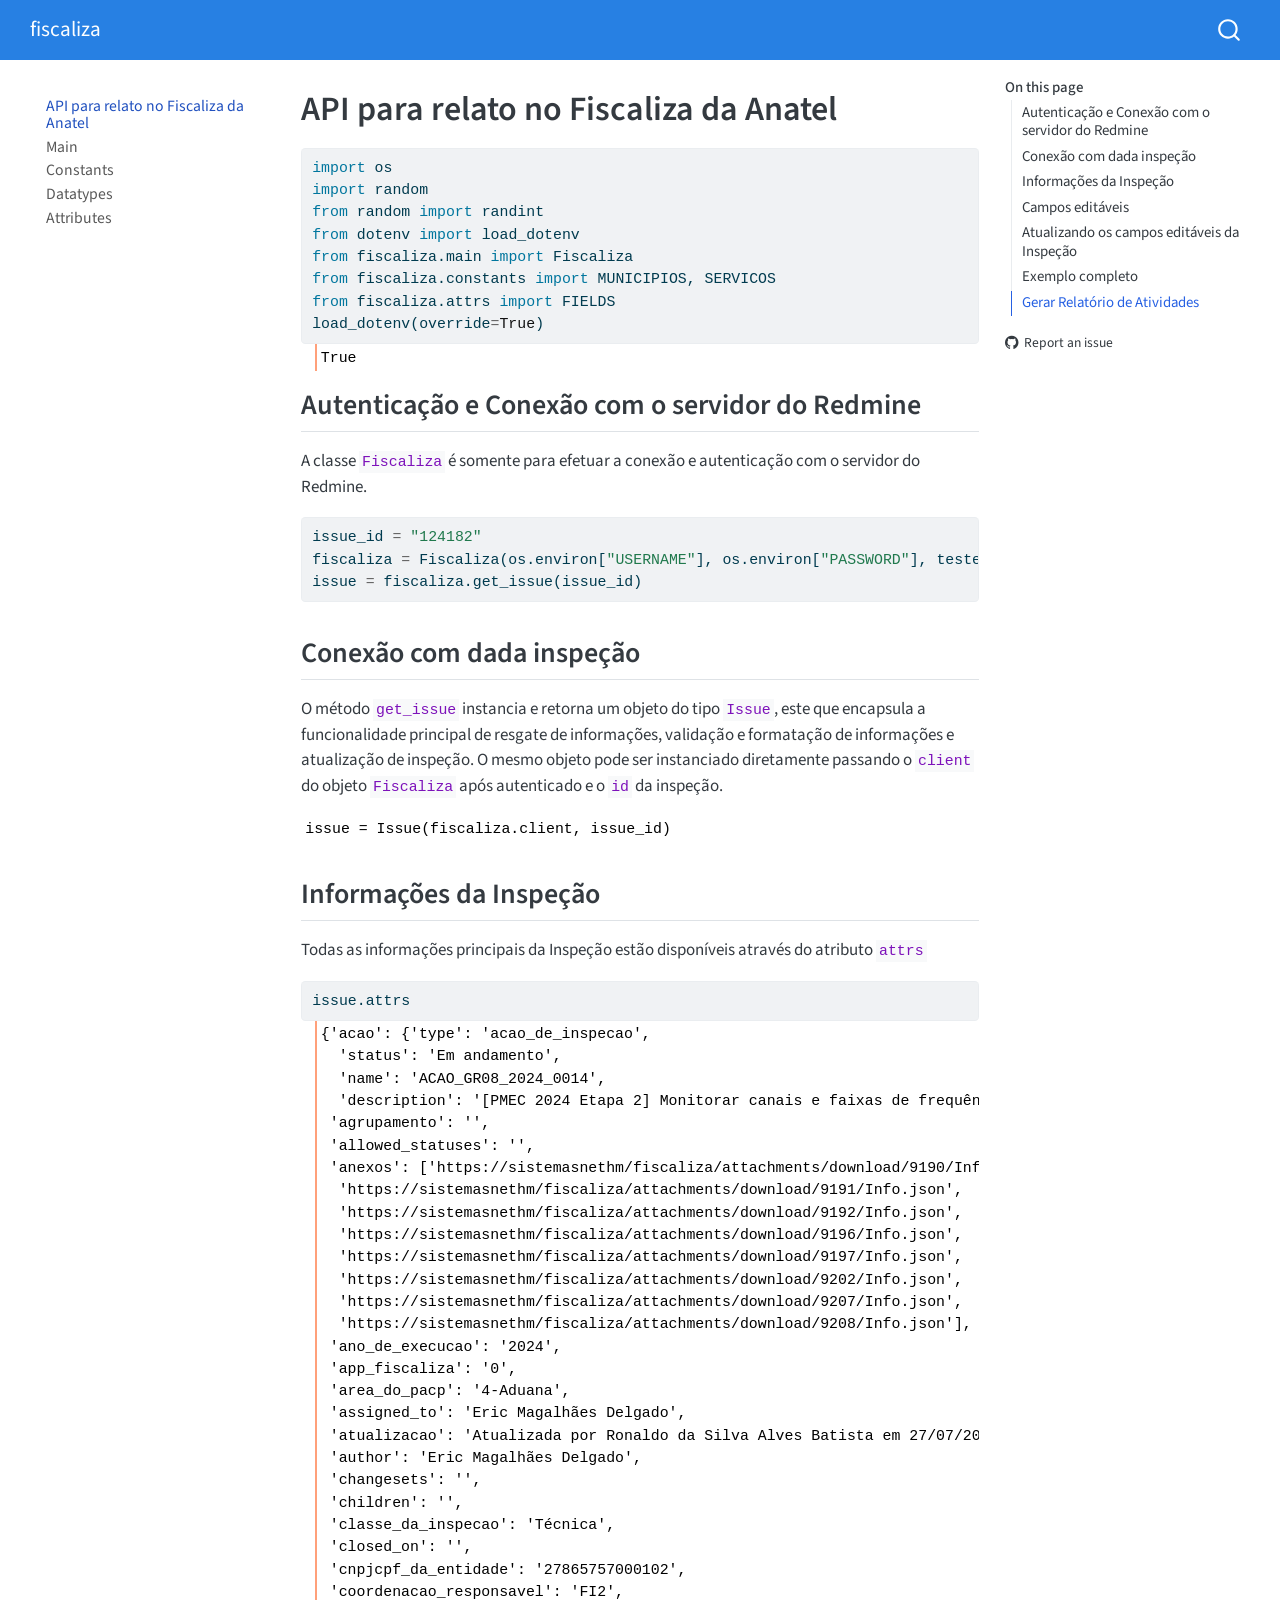
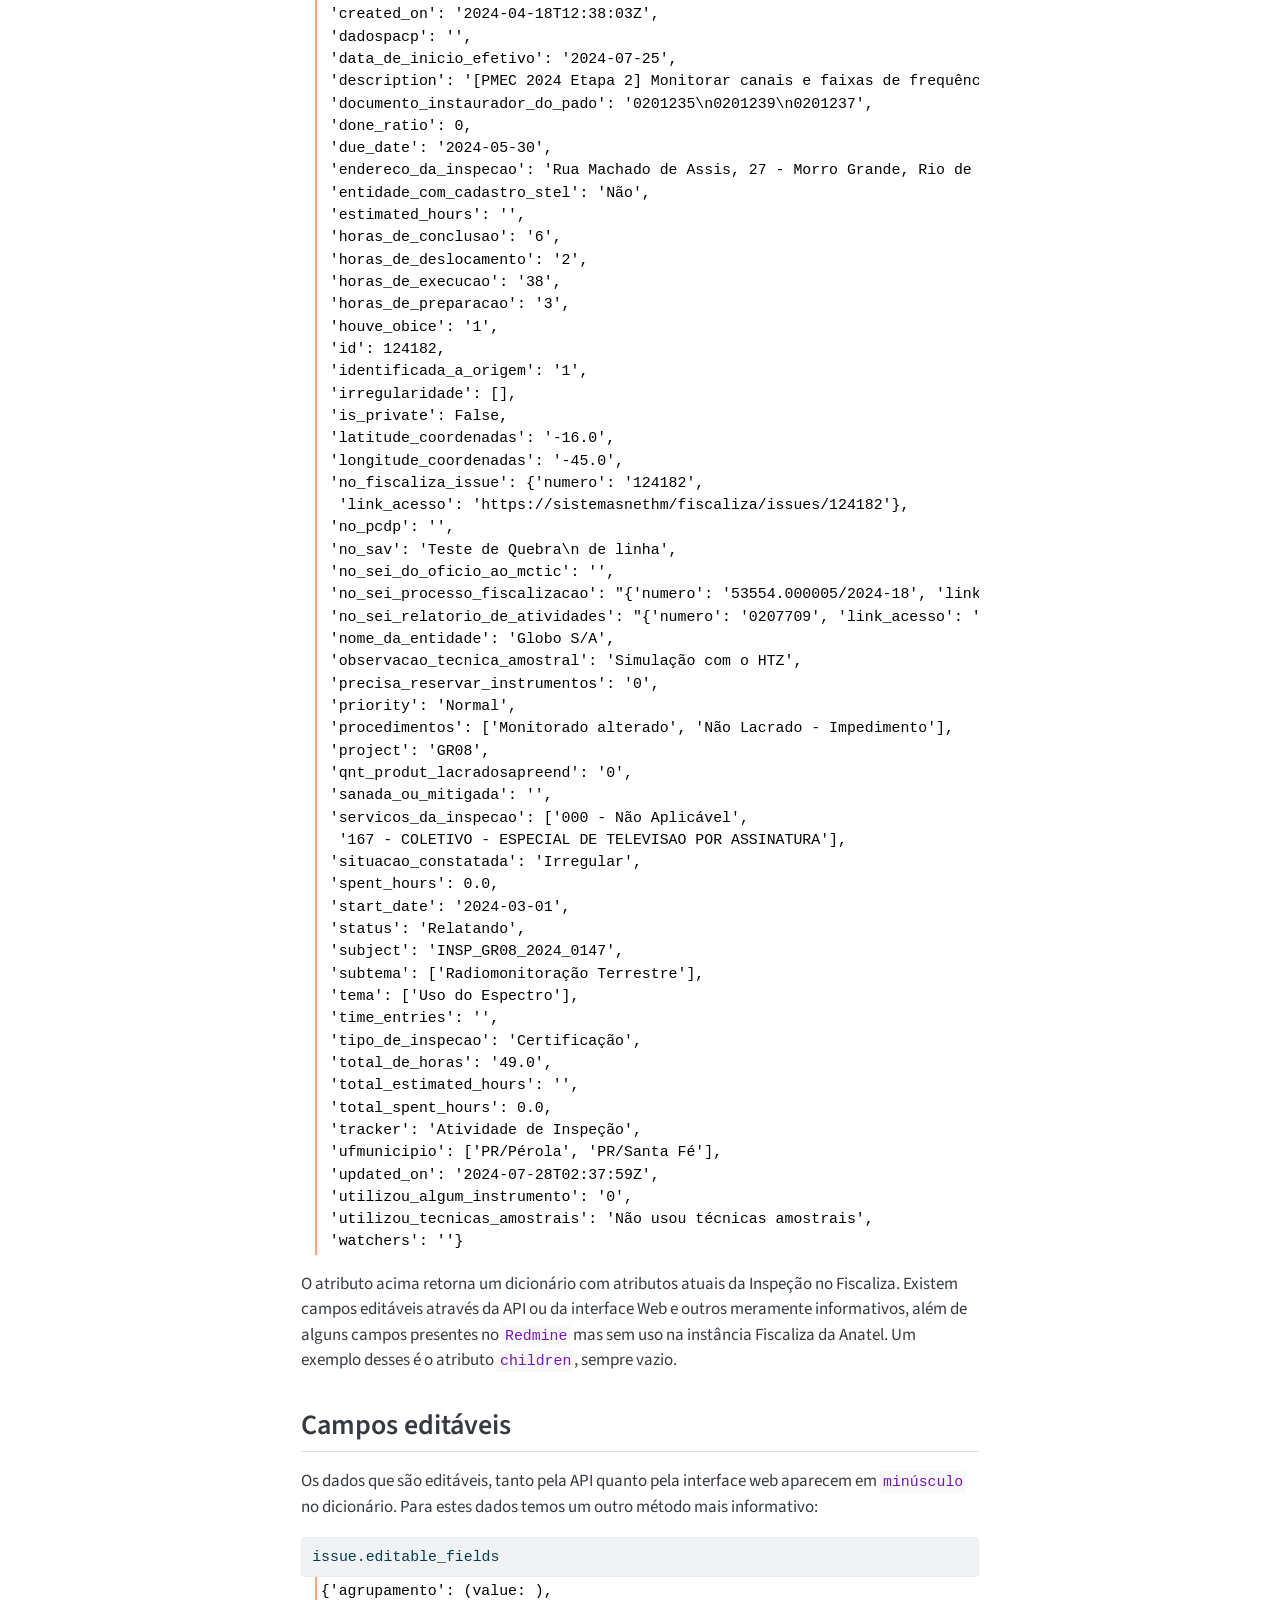
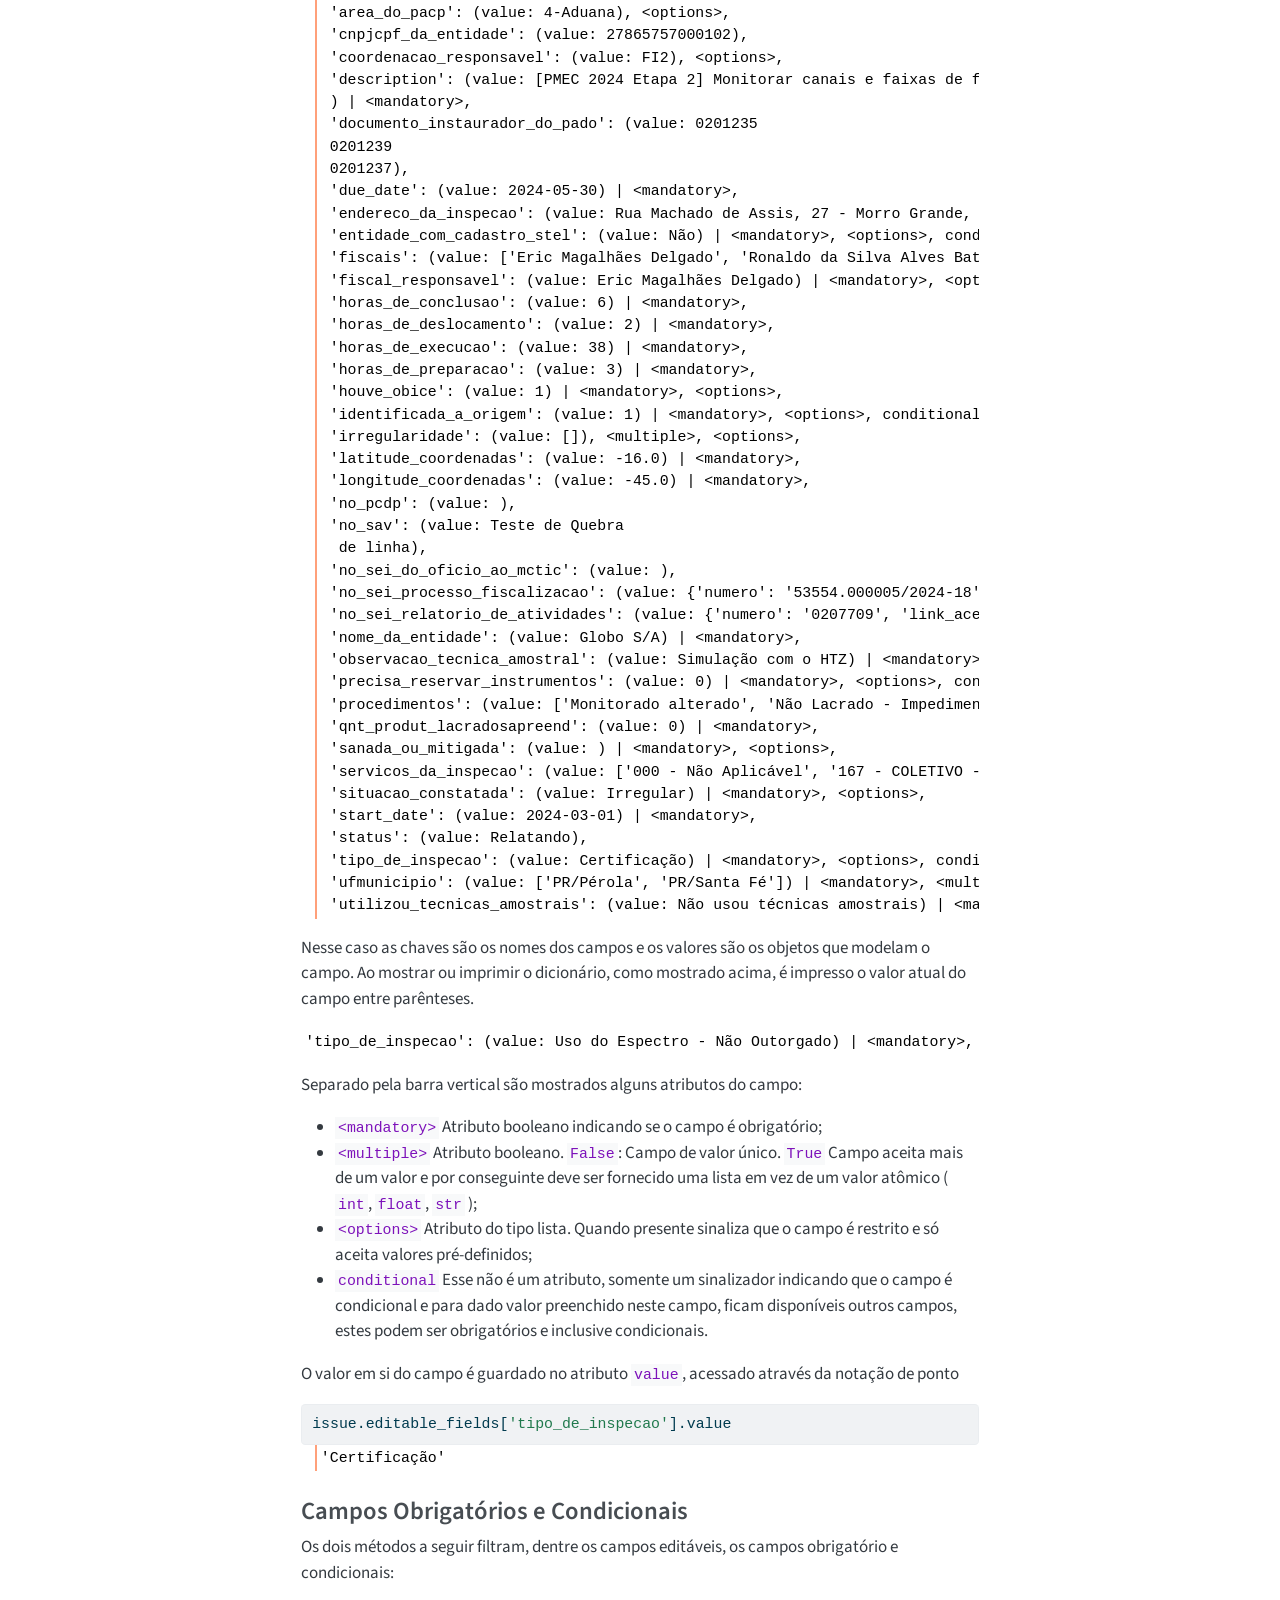
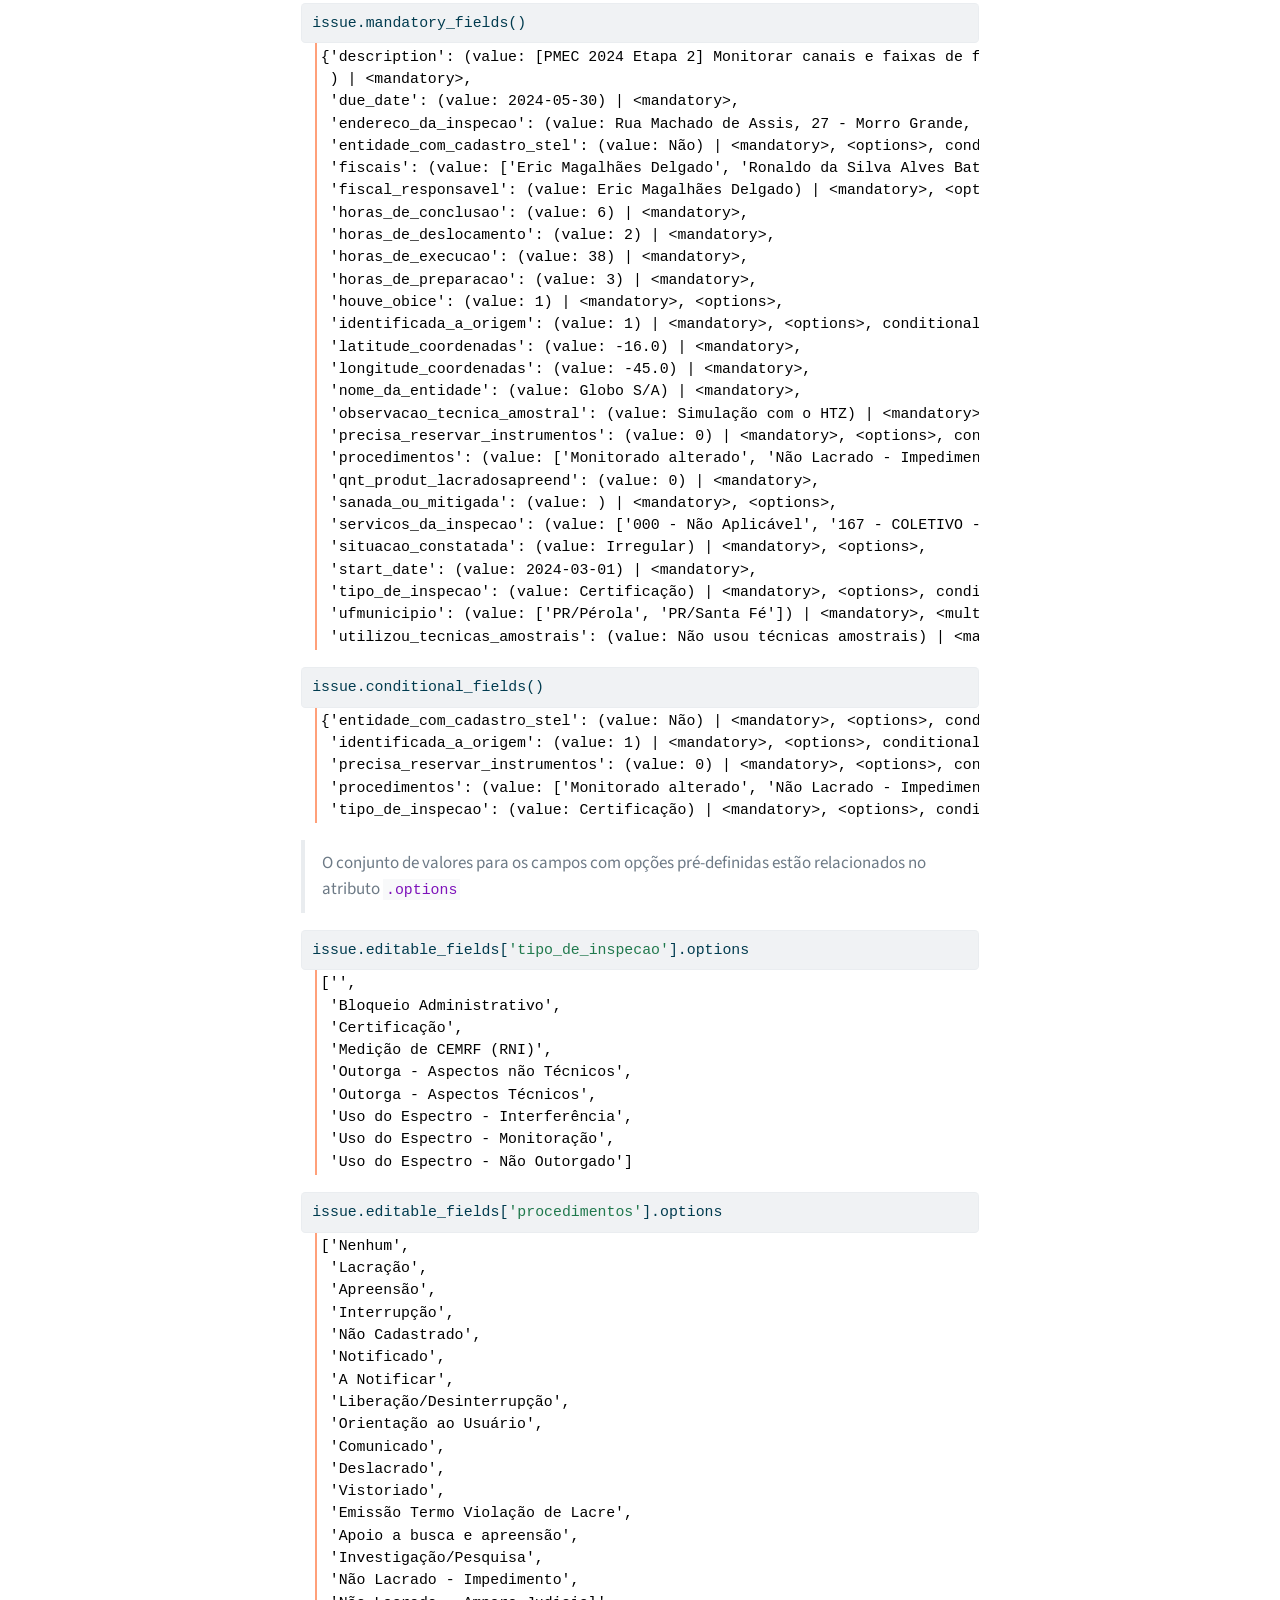
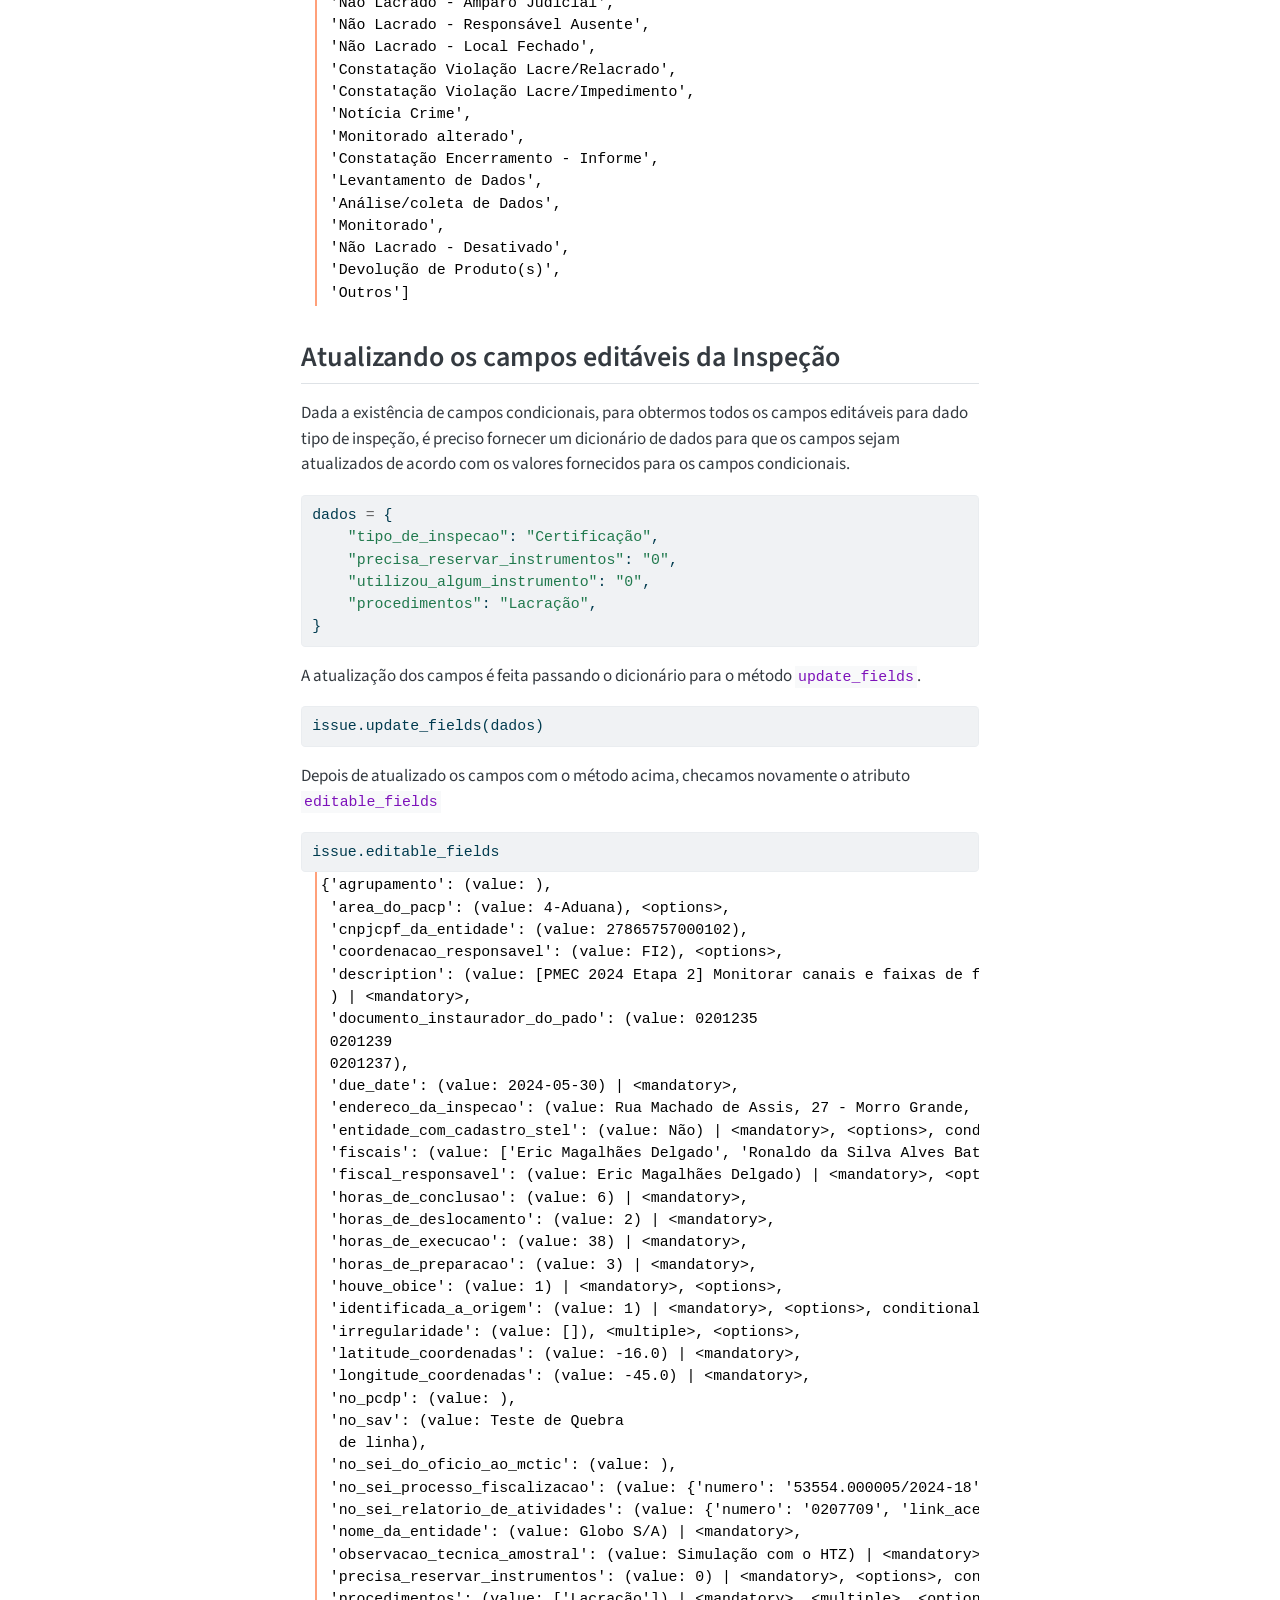
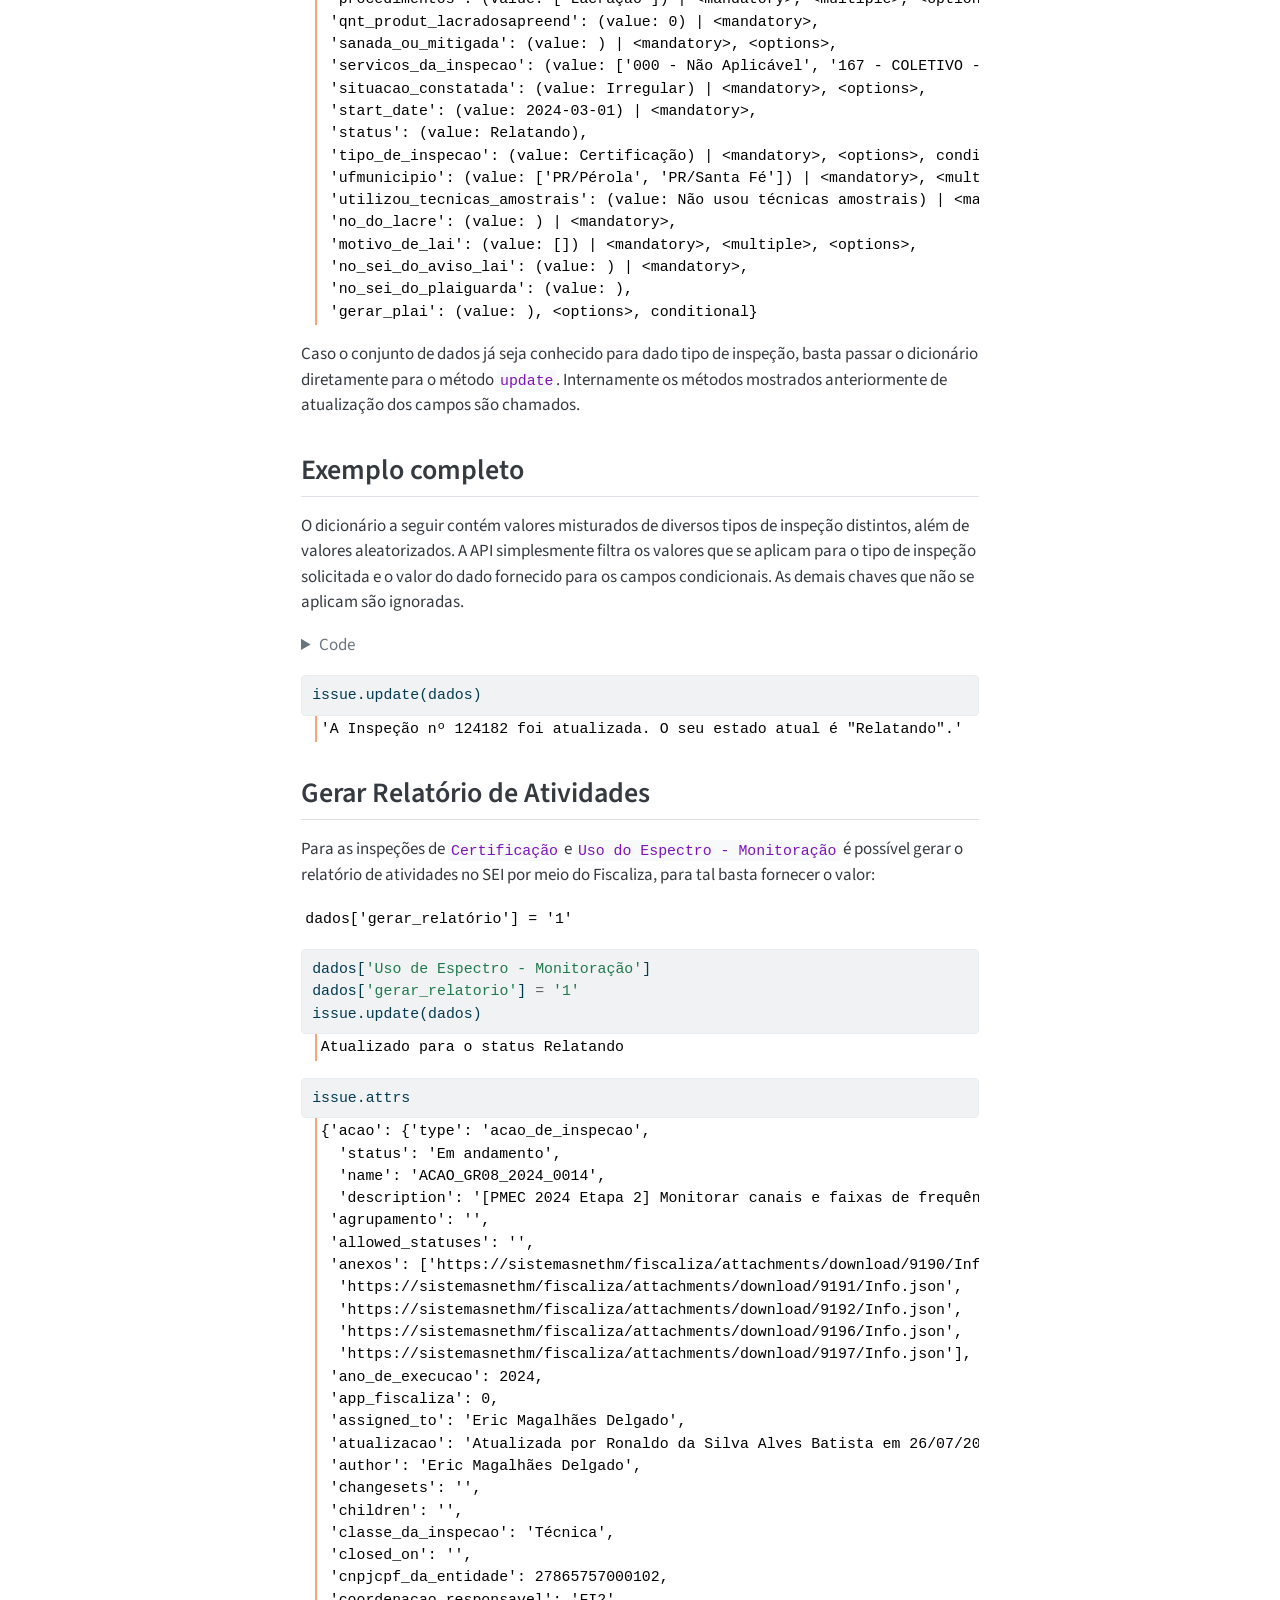
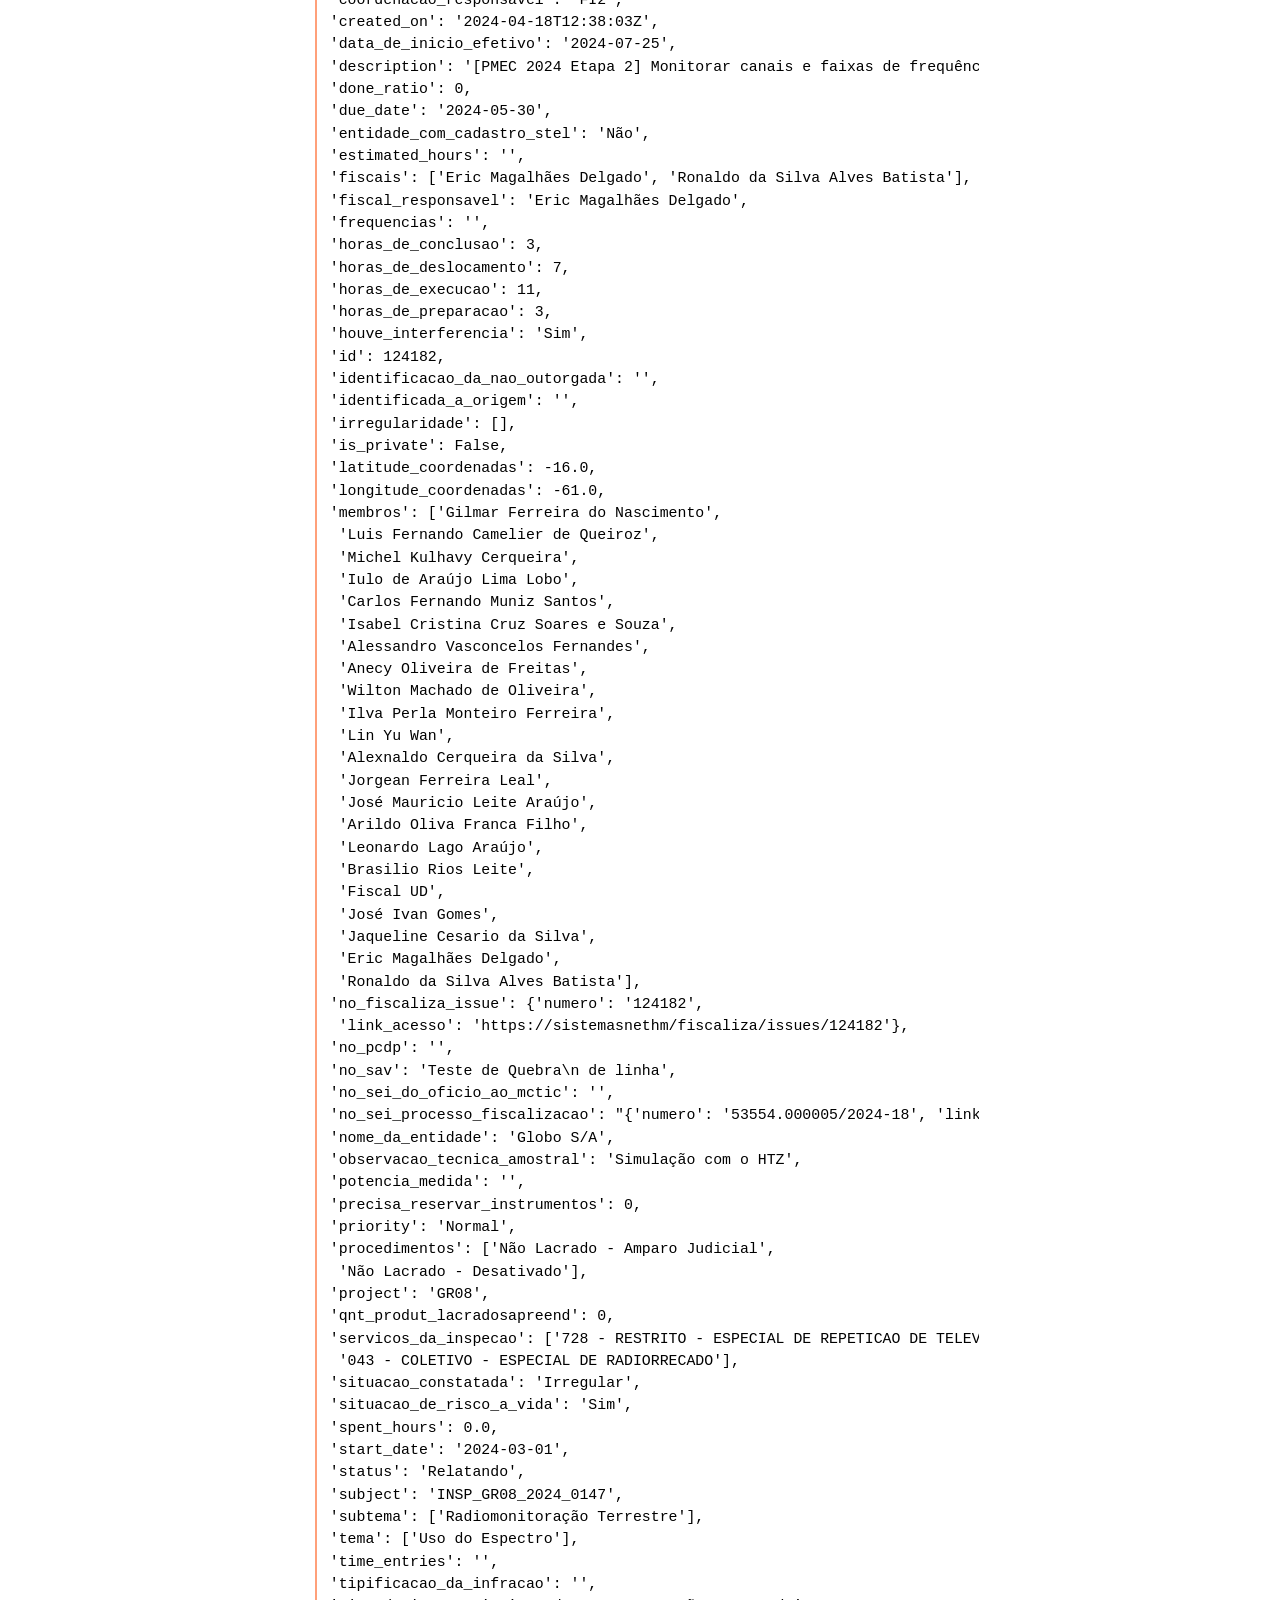
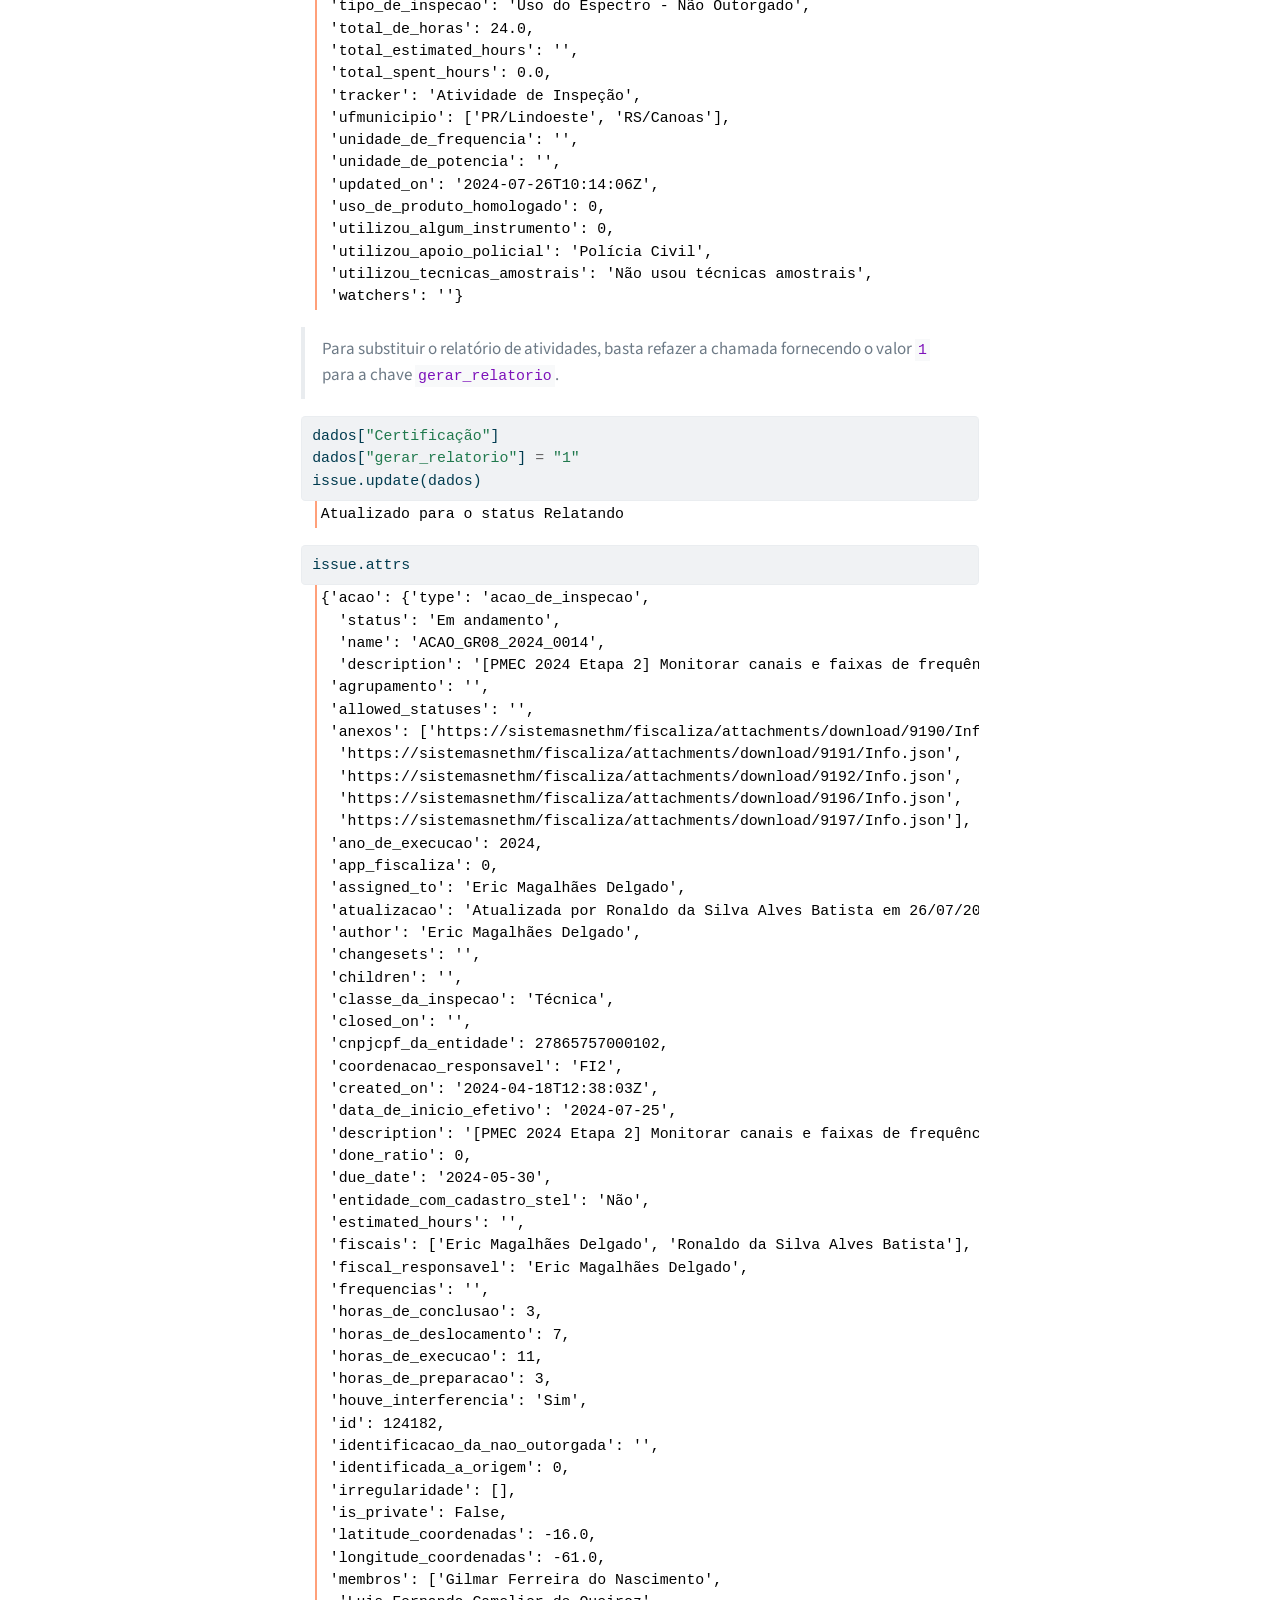
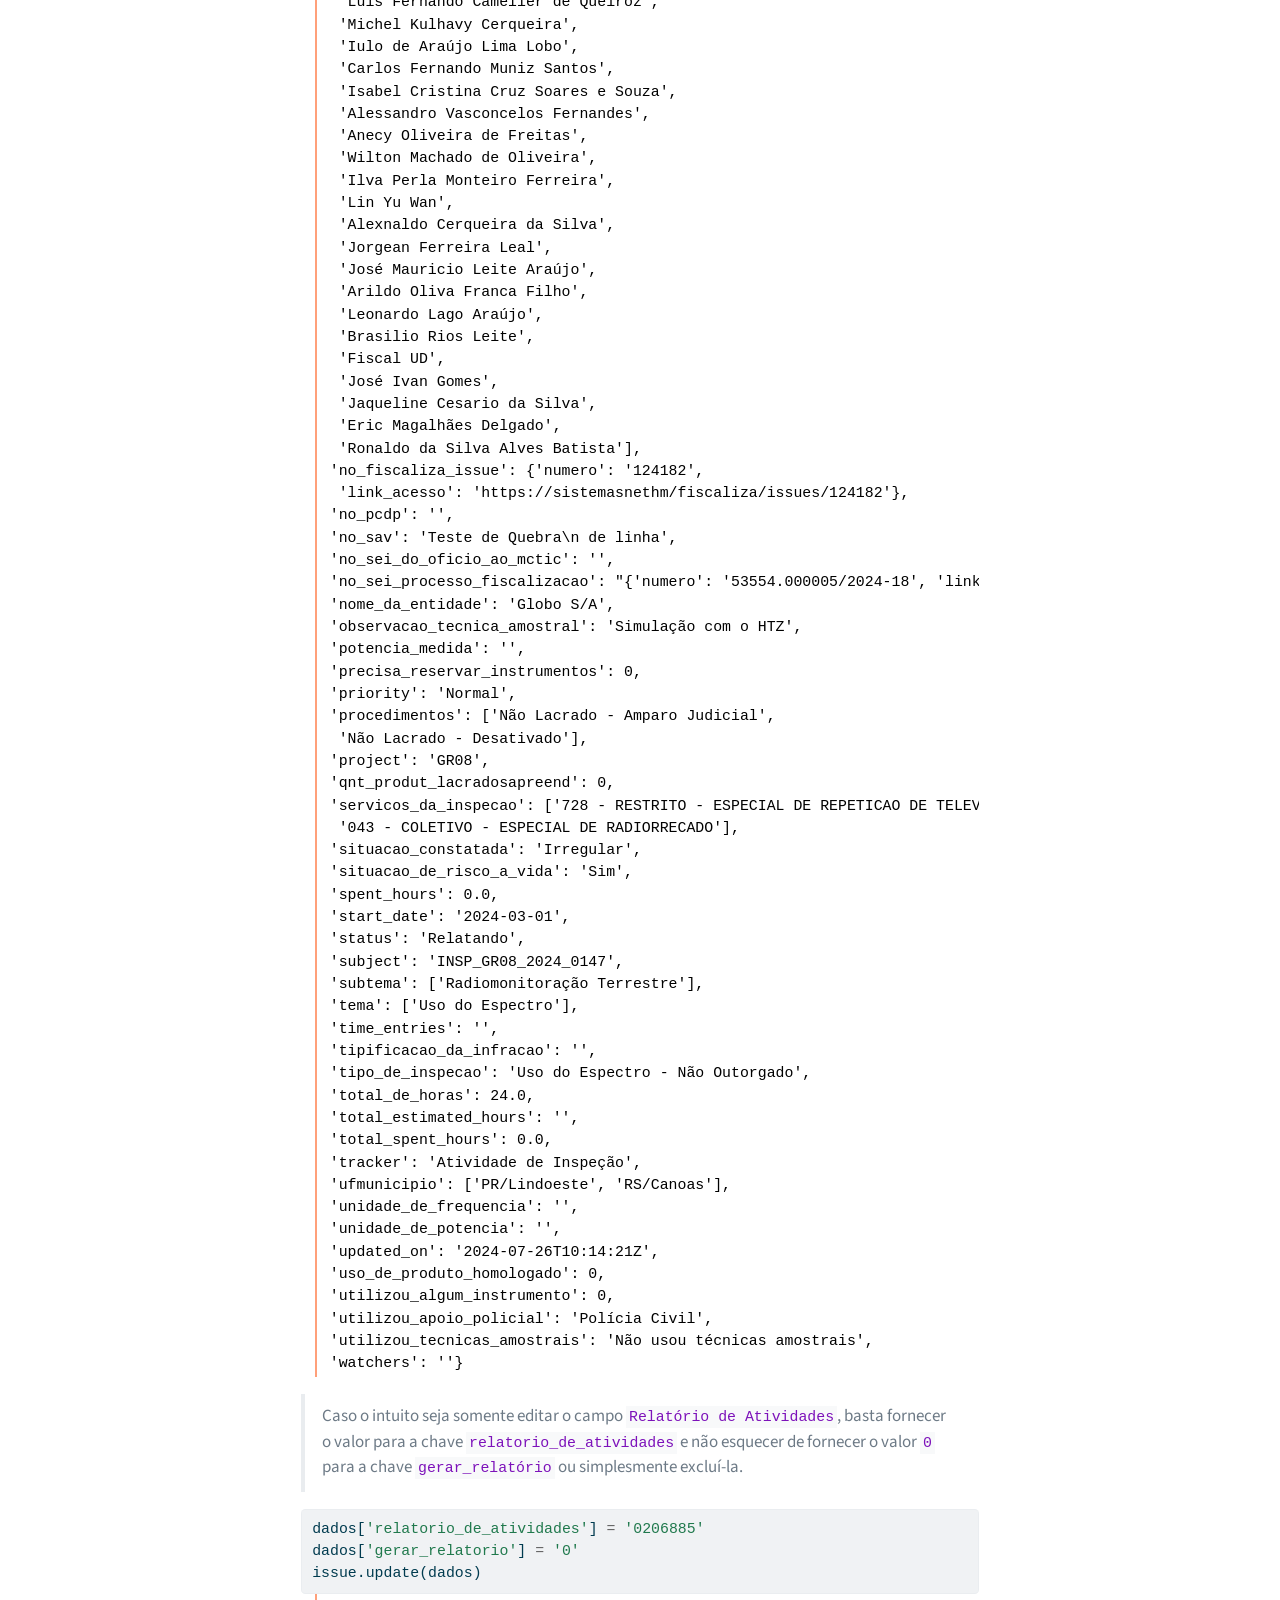
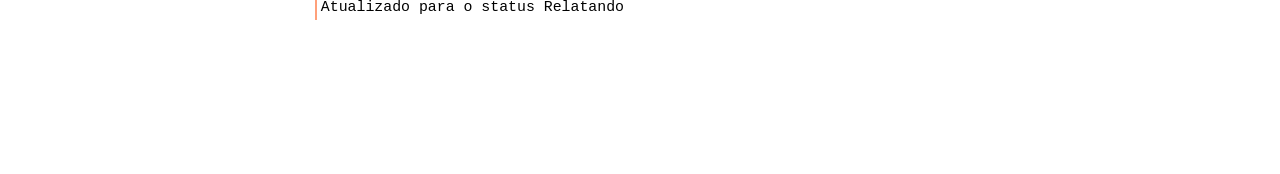
<file: _docs/index.html>
<!DOCTYPE html>
<html xmlns="http://www.w3.org/1999/xhtml" lang="en" xml:lang="en"><head>

<meta charset="utf-8">
<meta name="generator" content="quarto-1.5.55">

<meta name="viewport" content="width=device-width, initial-scale=1.0, user-scalable=yes">


<title>API para relato no Fiscaliza da Anatel – fiscaliza</title>
<style>
code{white-space: pre-wrap;}
span.smallcaps{font-variant: small-caps;}
div.columns{display: flex; gap: min(4vw, 1.5em);}
div.column{flex: auto; overflow-x: auto;}
div.hanging-indent{margin-left: 1.5em; text-indent: -1.5em;}
ul.task-list{list-style: none;}
ul.task-list li input[type="checkbox"] {
  width: 0.8em;
  margin: 0 0.8em 0.2em -1em; /* quarto-specific, see https://github.com/quarto-dev/quarto-cli/issues/4556 */ 
  vertical-align: middle;
}
/* CSS for syntax highlighting */
pre > code.sourceCode { white-space: pre; position: relative; }
pre > code.sourceCode > span { line-height: 1.25; }
pre > code.sourceCode > span:empty { height: 1.2em; }
.sourceCode { overflow: visible; }
code.sourceCode > span { color: inherit; text-decoration: inherit; }
div.sourceCode { margin: 1em 0; }
pre.sourceCode { margin: 0; }
@media screen {
div.sourceCode { overflow: auto; }
}
@media print {
pre > code.sourceCode { white-space: pre-wrap; }
pre > code.sourceCode > span { display: inline-block; text-indent: -5em; padding-left: 5em; }
}
pre.numberSource code
  { counter-reset: source-line 0; }
pre.numberSource code > span
  { position: relative; left: -4em; counter-increment: source-line; }
pre.numberSource code > span > a:first-child::before
  { content: counter(source-line);
    position: relative; left: -1em; text-align: right; vertical-align: baseline;
    border: none; display: inline-block;
    -webkit-touch-callout: none; -webkit-user-select: none;
    -khtml-user-select: none; -moz-user-select: none;
    -ms-user-select: none; user-select: none;
    padding: 0 4px; width: 4em;
  }
pre.numberSource { margin-left: 3em;  padding-left: 4px; }
div.sourceCode
  {   }
@media screen {
pre > code.sourceCode > span > a:first-child::before { text-decoration: underline; }
}
</style>


<script src="site_libs/quarto-nav/quarto-nav.js"></script>
<script src="site_libs/quarto-nav/headroom.min.js"></script>
<script src="site_libs/clipboard/clipboard.min.js"></script>
<script src="site_libs/quarto-search/autocomplete.umd.js"></script>
<script src="site_libs/quarto-search/fuse.min.js"></script>
<script src="site_libs/quarto-search/quarto-search.js"></script>
<meta name="quarto:offset" content="./">
<script src="site_libs/quarto-html/quarto.js"></script>
<script src="site_libs/quarto-html/popper.min.js"></script>
<script src="site_libs/quarto-html/tippy.umd.min.js"></script>
<script src="site_libs/quarto-html/anchor.min.js"></script>
<link href="site_libs/quarto-html/tippy.css" rel="stylesheet">
<link href="site_libs/quarto-html/quarto-syntax-highlighting.css" rel="stylesheet" id="quarto-text-highlighting-styles">
<script src="site_libs/bootstrap/bootstrap.min.js"></script>
<link href="site_libs/bootstrap/bootstrap-icons.css" rel="stylesheet">
<link href="site_libs/bootstrap/bootstrap.min.css" rel="stylesheet" id="quarto-bootstrap" data-mode="light">
<script id="quarto-search-options" type="application/json">{
  "location": "navbar",
  "copy-button": false,
  "collapse-after": 3,
  "panel-placement": "end",
  "type": "overlay",
  "limit": 50,
  "keyboard-shortcut": [
    "f",
    "/",
    "s"
  ],
  "show-item-context": false,
  "language": {
    "search-no-results-text": "No results",
    "search-matching-documents-text": "matching documents",
    "search-copy-link-title": "Copy link to search",
    "search-hide-matches-text": "Hide additional matches",
    "search-more-match-text": "more match in this document",
    "search-more-matches-text": "more matches in this document",
    "search-clear-button-title": "Clear",
    "search-text-placeholder": "",
    "search-detached-cancel-button-title": "Cancel",
    "search-submit-button-title": "Submit",
    "search-label": "Search"
  }
}</script>


<link rel="stylesheet" href="styles.css">
<meta property="og:title" content="API para relato no Fiscaliza da Anatel – fiscaliza">
<meta property="og:description" content="Implementação de API python a instância do Redmine da Anatel: Fiscaliza">
<meta property="og:site_name" content="fiscaliza">
<meta name="twitter:title" content="API para relato no Fiscaliza da Anatel – fiscaliza">
<meta name="twitter:description" content="Implementação de API python a instância do Redmine da Anatel: Fiscaliza">
<meta name="twitter:card" content="summary">
</head>

<body class="nav-sidebar floating nav-fixed">

<div id="quarto-search-results"></div>
  <header id="quarto-header" class="headroom fixed-top">
    <nav class="navbar navbar-expand-lg " data-bs-theme="dark">
      <div class="navbar-container container-fluid">
      <div class="navbar-brand-container mx-auto">
    <a class="navbar-brand" href="./index.html">
    <span class="navbar-title">fiscaliza</span>
    </a>
  </div>
        <div class="quarto-navbar-tools tools-end">
</div>
          <div id="quarto-search" class="" title="Search"></div>
      </div> <!-- /container-fluid -->
    </nav>
  <nav class="quarto-secondary-nav">
    <div class="container-fluid d-flex">
      <button type="button" class="quarto-btn-toggle btn" data-bs-toggle="collapse" role="button" data-bs-target=".quarto-sidebar-collapse-item" aria-controls="quarto-sidebar" aria-expanded="false" aria-label="Toggle sidebar navigation" onclick="if (window.quartoToggleHeadroom) { window.quartoToggleHeadroom(); }">
        <i class="bi bi-layout-text-sidebar-reverse"></i>
      </button>
        <nav class="quarto-page-breadcrumbs" aria-label="breadcrumb"><ol class="breadcrumb"><li class="breadcrumb-item"><a href="./index.html">API para relato no Fiscaliza da Anatel</a></li></ol></nav>
        <a class="flex-grow-1" role="navigation" data-bs-toggle="collapse" data-bs-target=".quarto-sidebar-collapse-item" aria-controls="quarto-sidebar" aria-expanded="false" aria-label="Toggle sidebar navigation" onclick="if (window.quartoToggleHeadroom) { window.quartoToggleHeadroom(); }">      
        </a>
    </div>
  </nav>
</header>
<!-- content -->
<div id="quarto-content" class="quarto-container page-columns page-rows-contents page-layout-article page-navbar">
<!-- sidebar -->
  <nav id="quarto-sidebar" class="sidebar collapse collapse-horizontal quarto-sidebar-collapse-item sidebar-navigation floating overflow-auto">
    <div class="sidebar-menu-container"> 
    <ul class="list-unstyled mt-1">
        <li class="sidebar-item">
  <div class="sidebar-item-container"> 
  <a href="./index.html" class="sidebar-item-text sidebar-link active">
 <span class="menu-text">API para relato no Fiscaliza da Anatel</span></a>
  </div>
</li>
        <li class="sidebar-item">
  <div class="sidebar-item-container"> 
  <a href="./main.html" class="sidebar-item-text sidebar-link">
 <span class="menu-text">Main</span></a>
  </div>
</li>
        <li class="sidebar-item">
  <div class="sidebar-item-container"> 
  <a href="./constants.html" class="sidebar-item-text sidebar-link">
 <span class="menu-text">Constants</span></a>
  </div>
</li>
        <li class="sidebar-item">
  <div class="sidebar-item-container"> 
  <a href="./datatypes.html" class="sidebar-item-text sidebar-link">
 <span class="menu-text">Datatypes</span></a>
  </div>
</li>
        <li class="sidebar-item">
  <div class="sidebar-item-container"> 
  <a href="./attrs.html" class="sidebar-item-text sidebar-link">
 <span class="menu-text">Attributes</span></a>
  </div>
</li>
    </ul>
    </div>
</nav>
<div id="quarto-sidebar-glass" class="quarto-sidebar-collapse-item" data-bs-toggle="collapse" data-bs-target=".quarto-sidebar-collapse-item"></div>
<!-- margin-sidebar -->
    <div id="quarto-margin-sidebar" class="sidebar margin-sidebar">
        <nav id="TOC" role="doc-toc" class="toc-active">
    <h2 id="toc-title">On this page</h2>
   
  <ul>
  <li><a href="#autenticação-e-conexão-com-o-servidor-do-redmine" id="toc-autenticação-e-conexão-com-o-servidor-do-redmine" class="nav-link active" data-scroll-target="#autenticação-e-conexão-com-o-servidor-do-redmine">Autenticação e Conexão com o servidor do Redmine</a></li>
  <li><a href="#conexão-com-dada-inspeção" id="toc-conexão-com-dada-inspeção" class="nav-link" data-scroll-target="#conexão-com-dada-inspeção">Conexão com dada inspeção</a></li>
  <li><a href="#informações-da-inspeção" id="toc-informações-da-inspeção" class="nav-link" data-scroll-target="#informações-da-inspeção">Informações da Inspeção</a></li>
  <li><a href="#campos-editáveis" id="toc-campos-editáveis" class="nav-link" data-scroll-target="#campos-editáveis">Campos editáveis</a>
  <ul class="collapse">
  <li><a href="#campos-obrigatórios-e-condicionais" id="toc-campos-obrigatórios-e-condicionais" class="nav-link" data-scroll-target="#campos-obrigatórios-e-condicionais">Campos Obrigatórios e Condicionais</a></li>
  </ul></li>
  <li><a href="#atualizando-os-campos-editáveis-da-inspeção" id="toc-atualizando-os-campos-editáveis-da-inspeção" class="nav-link" data-scroll-target="#atualizando-os-campos-editáveis-da-inspeção">Atualizando os campos editáveis da Inspeção</a></li>
  <li><a href="#exemplo-completo" id="toc-exemplo-completo" class="nav-link" data-scroll-target="#exemplo-completo">Exemplo completo</a></li>
  <li><a href="#gerar-relatório-de-atividades" id="toc-gerar-relatório-de-atividades" class="nav-link" data-scroll-target="#gerar-relatório-de-atividades">Gerar Relatório de Atividades</a></li>
  </ul>
<div class="toc-actions"><ul><li><a href="https://github.com/InovaFiscaliza/fiscaliza/issues/new" class="toc-action"><i class="bi bi-github"></i>Report an issue</a></li></ul></div></nav>
    </div>
<!-- main -->
<main class="content" id="quarto-document-content">

<header id="title-block-header" class="quarto-title-block default">
<div class="quarto-title">
<h1 class="title">API para relato no Fiscaliza da Anatel</h1>
</div>



<div class="quarto-title-meta">

    
  
    
  </div>
  


</header>


<!-- WARNING: THIS FILE WAS AUTOGENERATED! DO NOT EDIT! -->
<div id="cell-2" class="cell" data-execution_count="1">
<div class="sourceCode cell-code" id="cb1"><pre class="sourceCode python code-with-copy"><code class="sourceCode python"><span id="cb1-1"><a href="#cb1-1" aria-hidden="true" tabindex="-1"></a><span class="im">import</span> os</span>
<span id="cb1-2"><a href="#cb1-2" aria-hidden="true" tabindex="-1"></a><span class="im">import</span> random</span>
<span id="cb1-3"><a href="#cb1-3" aria-hidden="true" tabindex="-1"></a><span class="im">from</span> random <span class="im">import</span> randint</span>
<span id="cb1-4"><a href="#cb1-4" aria-hidden="true" tabindex="-1"></a><span class="im">from</span> dotenv <span class="im">import</span> load_dotenv</span>
<span id="cb1-5"><a href="#cb1-5" aria-hidden="true" tabindex="-1"></a><span class="im">from</span> fiscaliza.main <span class="im">import</span> Fiscaliza</span>
<span id="cb1-6"><a href="#cb1-6" aria-hidden="true" tabindex="-1"></a><span class="im">from</span> fiscaliza.constants <span class="im">import</span> MUNICIPIOS, SERVICOS</span>
<span id="cb1-7"><a href="#cb1-7" aria-hidden="true" tabindex="-1"></a><span class="im">from</span> fiscaliza.attrs <span class="im">import</span> FIELDS</span>
<span id="cb1-8"><a href="#cb1-8" aria-hidden="true" tabindex="-1"></a>load_dotenv(override<span class="op">=</span><span class="va">True</span>)</span></code><button title="Copy to Clipboard" class="code-copy-button"><i class="bi"></i></button></pre></div>
<div class="cell-output cell-output-display" data-execution_count="1">
<pre><code>True</code></pre>
</div>
</div>
<section id="autenticação-e-conexão-com-o-servidor-do-redmine" class="level2">
<h2 class="anchored" data-anchor-id="autenticação-e-conexão-com-o-servidor-do-redmine">Autenticação e Conexão com o servidor do Redmine</h2>
<p>A classe <code>Fiscaliza</code> é somente para efetuar a conexão e autenticação com o servidor do Redmine.</p>
<div id="cell-4" class="cell" data-execution_count="2">
<div class="sourceCode cell-code" id="cb3"><pre class="sourceCode python code-with-copy"><code class="sourceCode python"><span id="cb3-1"><a href="#cb3-1" aria-hidden="true" tabindex="-1"></a>issue_id <span class="op">=</span> <span class="st">"124182"</span></span>
<span id="cb3-2"><a href="#cb3-2" aria-hidden="true" tabindex="-1"></a>fiscaliza <span class="op">=</span> Fiscaliza(os.environ[<span class="st">"USERNAME"</span>], os.environ[<span class="st">"PASSWORD"</span>], teste<span class="op">=</span><span class="va">True</span>)</span>
<span id="cb3-3"><a href="#cb3-3" aria-hidden="true" tabindex="-1"></a>issue <span class="op">=</span> fiscaliza.get_issue(issue_id)</span></code><button title="Copy to Clipboard" class="code-copy-button"><i class="bi"></i></button></pre></div>
</div>
</section>
<section id="conexão-com-dada-inspeção" class="level2">
<h2 class="anchored" data-anchor-id="conexão-com-dada-inspeção">Conexão com dada inspeção</h2>
<p>O método <code>get_issue</code> instancia e retorna um objeto do tipo <code>Issue</code>, este que encapsula a funcionalidade principal de resgate de informações, validação e formatação de informações e atualização de inspeção. O mesmo objeto pode ser instanciado diretamente passando o <code>client</code> do objeto <code>Fiscaliza</code> após autenticado e o <code>id</code> da inspeção.</p>
<pre><code>issue = Issue(fiscaliza.client, issue_id)</code></pre>
</section>
<section id="informações-da-inspeção" class="level2">
<h2 class="anchored" data-anchor-id="informações-da-inspeção">Informações da Inspeção</h2>
<p>Todas as informações principais da Inspeção estão disponíveis através do atributo <code>attrs</code></p>
<div id="cell-7" class="cell" data-execution_count="4">
<div class="sourceCode cell-code" id="cb5"><pre class="sourceCode python code-with-copy"><code class="sourceCode python"><span id="cb5-1"><a href="#cb5-1" aria-hidden="true" tabindex="-1"></a>issue.attrs</span></code><button title="Copy to Clipboard" class="code-copy-button"><i class="bi"></i></button></pre></div>
<div class="cell-output cell-output-display" data-execution_count="4">
<pre><code>{'acao': {'type': 'acao_de_inspecao',
  'status': 'Em andamento',
  'name': 'ACAO_GR08_2024_0014',
  'description': '[PMEC 2024 Etapa 2] Monitorar canais e faixas de frequências relacionados às aplicações críticas (como, por exemplo, radionavegação e radiocomunicação aeronáutica e canais de emergência) na forma a ser estabelecida no Plano de Ação de Fiscalização.\r\n'},
 'agrupamento': '',
 'allowed_statuses': '',
 'anexos': ['https://sistemasnethm/fiscaliza/attachments/download/9190/Info.json',
  'https://sistemasnethm/fiscaliza/attachments/download/9191/Info.json',
  'https://sistemasnethm/fiscaliza/attachments/download/9192/Info.json',
  'https://sistemasnethm/fiscaliza/attachments/download/9196/Info.json',
  'https://sistemasnethm/fiscaliza/attachments/download/9197/Info.json',
  'https://sistemasnethm/fiscaliza/attachments/download/9202/Info.json',
  'https://sistemasnethm/fiscaliza/attachments/download/9207/Info.json',
  'https://sistemasnethm/fiscaliza/attachments/download/9208/Info.json'],
 'ano_de_execucao': '2024',
 'app_fiscaliza': '0',
 'area_do_pacp': '4-Aduana',
 'assigned_to': 'Eric Magalhães Delgado',
 'atualizacao': 'Atualizada por Ronaldo da Silva Alves Batista em 27/07/2024 às 23:37:59',
 'author': 'Eric Magalhães Delgado',
 'changesets': '',
 'children': '',
 'classe_da_inspecao': 'Técnica',
 'closed_on': '',
 'cnpjcpf_da_entidade': '27865757000102',
 'coordenacao_responsavel': 'FI2',
 'created_on': '2024-04-18T12:38:03Z',
 'dadospacp': '',
 'data_de_inicio_efetivo': '2024-07-25',
 'description': '[PMEC 2024 Etapa 2] Monitorar canais e faixas de frequências relacionados às aplicações críticas (como, por exemplo, radionavegação e radiocomunicação aeronáutica e canais de emergência) na forma a ser estabelecida no Plano de Ação de Fiscalização.\r\n',
 'documento_instaurador_do_pado': '0201235\n0201239\n0201237',
 'done_ratio': 0,
 'due_date': '2024-05-30',
 'endereco_da_inspecao': 'Rua Machado de Assis, 27 - Morro Grande, Rio de Janeiro - RJ',
 'entidade_com_cadastro_stel': 'Não',
 'estimated_hours': '',
 'horas_de_conclusao': '6',
 'horas_de_deslocamento': '2',
 'horas_de_execucao': '38',
 'horas_de_preparacao': '3',
 'houve_obice': '1',
 'id': 124182,
 'identificada_a_origem': '1',
 'irregularidade': [],
 'is_private': False,
 'latitude_coordenadas': '-16.0',
 'longitude_coordenadas': '-45.0',
 'no_fiscaliza_issue': {'numero': '124182',
  'link_acesso': 'https://sistemasnethm/fiscaliza/issues/124182'},
 'no_pcdp': '',
 'no_sav': 'Teste de Quebra\n de linha',
 'no_sei_do_oficio_ao_mctic': '',
 'no_sei_processo_fiscalizacao': "{'numero': '53554.000005/2024-18', 'link_acesso': 'https://seihm.anatel.gov.br/sei/controlador.php?acao=procedimento_trabalhar&amp;id_procedimento=1982134'}",
 'no_sei_relatorio_de_atividades': "{'numero': '0207709', 'link_acesso': 'https://seihm.anatel.gov.br/sei/controlador.php?acao=procedimento_trabalhar&amp;id_procedimento=1982134&amp;id_documento=1984091'}",
 'nome_da_entidade': 'Globo S/A',
 'observacao_tecnica_amostral': 'Simulação com o HTZ',
 'precisa_reservar_instrumentos': '0',
 'priority': 'Normal',
 'procedimentos': ['Monitorado alterado', 'Não Lacrado - Impedimento'],
 'project': 'GR08',
 'qnt_produt_lacradosapreend': '0',
 'sanada_ou_mitigada': '',
 'servicos_da_inspecao': ['000 - Não Aplicável',
  '167 - COLETIVO - ESPECIAL DE TELEVISAO POR ASSINATURA'],
 'situacao_constatada': 'Irregular',
 'spent_hours': 0.0,
 'start_date': '2024-03-01',
 'status': 'Relatando',
 'subject': 'INSP_GR08_2024_0147',
 'subtema': ['Radiomonitoração Terrestre'],
 'tema': ['Uso do Espectro'],
 'time_entries': '',
 'tipo_de_inspecao': 'Certificação',
 'total_de_horas': '49.0',
 'total_estimated_hours': '',
 'total_spent_hours': 0.0,
 'tracker': 'Atividade de Inspeção',
 'ufmunicipio': ['PR/Pérola', 'PR/Santa Fé'],
 'updated_on': '2024-07-28T02:37:59Z',
 'utilizou_algum_instrumento': '0',
 'utilizou_tecnicas_amostrais': 'Não usou técnicas amostrais',
 'watchers': ''}</code></pre>
</div>
</div>
<p>O atributo acima retorna um dicionário com atributos atuais da Inspeção no Fiscaliza. Existem campos editáveis através da API ou da interface Web e outros meramente informativos, além de alguns campos presentes no <code>Redmine</code> mas sem uso na instância Fiscaliza da Anatel. Um exemplo desses é o atributo <code>children</code>, sempre vazio.</p>
</section>
<section id="campos-editáveis" class="level2">
<h2 class="anchored" data-anchor-id="campos-editáveis">Campos editáveis</h2>
<p>Os dados que são editáveis, tanto pela API quanto pela interface web aparecem em <code>minúsculo</code> no dicionário. Para estes dados temos um outro método mais informativo:</p>
<div id="cell-10" class="cell" data-execution_count="6">
<div class="sourceCode cell-code" id="cb7"><pre class="sourceCode python code-with-copy"><code class="sourceCode python"><span id="cb7-1"><a href="#cb7-1" aria-hidden="true" tabindex="-1"></a>issue.editable_fields</span></code><button title="Copy to Clipboard" class="code-copy-button"><i class="bi"></i></button></pre></div>
<div class="cell-output cell-output-display" data-execution_count="6">
<pre><code>{'agrupamento': (value: ),
 'area_do_pacp': (value: 4-Aduana), &lt;options&gt;,
 'cnpjcpf_da_entidade': (value: 27865757000102),
 'coordenacao_responsavel': (value: FI2), &lt;options&gt;,
 'description': (value: [PMEC 2024 Etapa 2] Monitorar canais e faixas de frequências relacionados às aplicações críticas (como, por exemplo, radionavegação e radiocomunicação aeronáutica e canais de emergência) na forma a ser estabelecida no Plano de Ação de Fiscalização.
 ) | &lt;mandatory&gt;,
 'documento_instaurador_do_pado': (value: 0201235
 0201239
 0201237),
 'due_date': (value: 2024-05-30) | &lt;mandatory&gt;,
 'endereco_da_inspecao': (value: Rua Machado de Assis, 27 - Morro Grande, Rio de Janeiro - RJ) | &lt;mandatory&gt;,
 'entidade_com_cadastro_stel': (value: Não) | &lt;mandatory&gt;, &lt;options&gt;, conditional,
 'fiscais': (value: ['Eric Magalhães Delgado', 'Ronaldo da Silva Alves Batista']) | &lt;mandatory&gt;, &lt;multiple&gt;, &lt;options&gt;,
 'fiscal_responsavel': (value: Eric Magalhães Delgado) | &lt;mandatory&gt;, &lt;options&gt;,
 'horas_de_conclusao': (value: 6) | &lt;mandatory&gt;,
 'horas_de_deslocamento': (value: 2) | &lt;mandatory&gt;,
 'horas_de_execucao': (value: 38) | &lt;mandatory&gt;,
 'horas_de_preparacao': (value: 3) | &lt;mandatory&gt;,
 'houve_obice': (value: 1) | &lt;mandatory&gt;, &lt;options&gt;,
 'identificada_a_origem': (value: 1) | &lt;mandatory&gt;, &lt;options&gt;, conditional,
 'irregularidade': (value: []), &lt;multiple&gt;, &lt;options&gt;,
 'latitude_coordenadas': (value: -16.0) | &lt;mandatory&gt;,
 'longitude_coordenadas': (value: -45.0) | &lt;mandatory&gt;,
 'no_pcdp': (value: ),
 'no_sav': (value: Teste de Quebra
  de linha),
 'no_sei_do_oficio_ao_mctic': (value: ),
 'no_sei_processo_fiscalizacao': (value: {'numero': '53554.000005/2024-18', 'link_acesso': 'https://seihm.anatel.gov.br/sei/controlador.php?acao=procedimento_trabalhar&amp;id_procedimento=1982134'}),
 'no_sei_relatorio_de_atividades': (value: {'numero': '0207709', 'link_acesso': 'https://seihm.anatel.gov.br/sei/controlador.php?acao=procedimento_trabalhar&amp;id_procedimento=1982134&amp;id_documento=1984091'}),
 'nome_da_entidade': (value: Globo S/A) | &lt;mandatory&gt;,
 'observacao_tecnica_amostral': (value: Simulação com o HTZ) | &lt;mandatory&gt;,
 'precisa_reservar_instrumentos': (value: 0) | &lt;mandatory&gt;, &lt;options&gt;, conditional,
 'procedimentos': (value: ['Monitorado alterado', 'Não Lacrado - Impedimento']) | &lt;mandatory&gt;, &lt;multiple&gt;, &lt;options&gt;, conditional,
 'qnt_produt_lacradosapreend': (value: 0) | &lt;mandatory&gt;,
 'sanada_ou_mitigada': (value: ) | &lt;mandatory&gt;, &lt;options&gt;,
 'servicos_da_inspecao': (value: ['000 - Não Aplicável', '167 - COLETIVO - ESPECIAL DE TELEVISAO POR ASSINATURA']) | &lt;mandatory&gt;, &lt;multiple&gt;, &lt;options&gt;,
 'situacao_constatada': (value: Irregular) | &lt;mandatory&gt;, &lt;options&gt;,
 'start_date': (value: 2024-03-01) | &lt;mandatory&gt;,
 'status': (value: Relatando),
 'tipo_de_inspecao': (value: Certificação) | &lt;mandatory&gt;, &lt;options&gt;, conditional,
 'ufmunicipio': (value: ['PR/Pérola', 'PR/Santa Fé']) | &lt;mandatory&gt;, &lt;multiple&gt;, &lt;options&gt;,
 'utilizou_tecnicas_amostrais': (value: Não usou técnicas amostrais) | &lt;mandatory&gt;, &lt;options&gt;}</code></pre>
</div>
</div>
<p>Nesse caso as chaves são os nomes dos campos e os valores são os objetos que modelam o campo. Ao mostrar ou imprimir o dicionário, como mostrado acima, é impresso o valor atual do campo entre parênteses.</p>
<pre><code>'tipo_de_inspecao': (value: Uso do Espectro - Não Outorgado) | &lt;mandatory&gt;, &lt;options&gt;, conditional</code></pre>
<p>Separado pela barra vertical são mostrados alguns atributos do campo:</p>
<ul>
<li><code>&lt;mandatory&gt;</code> Atributo booleano indicando se o campo é obrigatório;</li>
<li><code>&lt;multiple&gt;</code> Atributo booleano. <code>False</code>: Campo de valor único. <code>True</code> Campo aceita mais de um valor e por conseguinte deve ser fornecido uma lista em vez de um valor atômico ( <code>int</code>, <code>float</code>, <code>str</code> );</li>
<li><code>&lt;options&gt;</code> Atributo do tipo lista. Quando presente sinaliza que o campo é restrito e só aceita valores pré-definidos;</li>
<li><code>conditional</code> Esse não é um atributo, somente um sinalizador indicando que o campo é condicional e para dado valor preenchido neste campo, ficam disponíveis outros campos, estes podem ser obrigatórios e inclusive condicionais.</li>
</ul>
<p>O valor em si do campo é guardado no atributo <code>value</code>, acessado através da notação de ponto</p>
<div id="cell-13" class="cell" data-execution_count="7">
<div class="sourceCode cell-code" id="cb10"><pre class="sourceCode python code-with-copy"><code class="sourceCode python"><span id="cb10-1"><a href="#cb10-1" aria-hidden="true" tabindex="-1"></a>issue.editable_fields[<span class="st">'tipo_de_inspecao'</span>].value</span></code><button title="Copy to Clipboard" class="code-copy-button"><i class="bi"></i></button></pre></div>
<div class="cell-output cell-output-display" data-execution_count="7">
<pre><code>'Certificação'</code></pre>
</div>
</div>
<section id="campos-obrigatórios-e-condicionais" class="level3">
<h3 class="anchored" data-anchor-id="campos-obrigatórios-e-condicionais">Campos Obrigatórios e Condicionais</h3>
<p>Os dois métodos a seguir filtram, dentre os campos editáveis, os campos obrigatório e condicionais:</p>
<div id="cell-16" class="cell" data-execution_count="8">
<div class="sourceCode cell-code" id="cb12"><pre class="sourceCode python code-with-copy"><code class="sourceCode python"><span id="cb12-1"><a href="#cb12-1" aria-hidden="true" tabindex="-1"></a>issue.mandatory_fields()</span></code><button title="Copy to Clipboard" class="code-copy-button"><i class="bi"></i></button></pre></div>
<div class="cell-output cell-output-display" data-execution_count="8">
<pre><code>{'description': (value: [PMEC 2024 Etapa 2] Monitorar canais e faixas de frequências relacionados às aplicações críticas (como, por exemplo, radionavegação e radiocomunicação aeronáutica e canais de emergência) na forma a ser estabelecida no Plano de Ação de Fiscalização.
 ) | &lt;mandatory&gt;,
 'due_date': (value: 2024-05-30) | &lt;mandatory&gt;,
 'endereco_da_inspecao': (value: Rua Machado de Assis, 27 - Morro Grande, Rio de Janeiro - RJ) | &lt;mandatory&gt;,
 'entidade_com_cadastro_stel': (value: Não) | &lt;mandatory&gt;, &lt;options&gt;, conditional,
 'fiscais': (value: ['Eric Magalhães Delgado', 'Ronaldo da Silva Alves Batista']) | &lt;mandatory&gt;, &lt;multiple&gt;, &lt;options&gt;,
 'fiscal_responsavel': (value: Eric Magalhães Delgado) | &lt;mandatory&gt;, &lt;options&gt;,
 'horas_de_conclusao': (value: 6) | &lt;mandatory&gt;,
 'horas_de_deslocamento': (value: 2) | &lt;mandatory&gt;,
 'horas_de_execucao': (value: 38) | &lt;mandatory&gt;,
 'horas_de_preparacao': (value: 3) | &lt;mandatory&gt;,
 'houve_obice': (value: 1) | &lt;mandatory&gt;, &lt;options&gt;,
 'identificada_a_origem': (value: 1) | &lt;mandatory&gt;, &lt;options&gt;, conditional,
 'latitude_coordenadas': (value: -16.0) | &lt;mandatory&gt;,
 'longitude_coordenadas': (value: -45.0) | &lt;mandatory&gt;,
 'nome_da_entidade': (value: Globo S/A) | &lt;mandatory&gt;,
 'observacao_tecnica_amostral': (value: Simulação com o HTZ) | &lt;mandatory&gt;,
 'precisa_reservar_instrumentos': (value: 0) | &lt;mandatory&gt;, &lt;options&gt;, conditional,
 'procedimentos': (value: ['Monitorado alterado', 'Não Lacrado - Impedimento']) | &lt;mandatory&gt;, &lt;multiple&gt;, &lt;options&gt;, conditional,
 'qnt_produt_lacradosapreend': (value: 0) | &lt;mandatory&gt;,
 'sanada_ou_mitigada': (value: ) | &lt;mandatory&gt;, &lt;options&gt;,
 'servicos_da_inspecao': (value: ['000 - Não Aplicável', '167 - COLETIVO - ESPECIAL DE TELEVISAO POR ASSINATURA']) | &lt;mandatory&gt;, &lt;multiple&gt;, &lt;options&gt;,
 'situacao_constatada': (value: Irregular) | &lt;mandatory&gt;, &lt;options&gt;,
 'start_date': (value: 2024-03-01) | &lt;mandatory&gt;,
 'tipo_de_inspecao': (value: Certificação) | &lt;mandatory&gt;, &lt;options&gt;, conditional,
 'ufmunicipio': (value: ['PR/Pérola', 'PR/Santa Fé']) | &lt;mandatory&gt;, &lt;multiple&gt;, &lt;options&gt;,
 'utilizou_tecnicas_amostrais': (value: Não usou técnicas amostrais) | &lt;mandatory&gt;, &lt;options&gt;}</code></pre>
</div>
</div>
<div id="cell-17" class="cell" data-execution_count="9">
<div class="sourceCode cell-code" id="cb14"><pre class="sourceCode python code-with-copy"><code class="sourceCode python"><span id="cb14-1"><a href="#cb14-1" aria-hidden="true" tabindex="-1"></a>issue.conditional_fields()</span></code><button title="Copy to Clipboard" class="code-copy-button"><i class="bi"></i></button></pre></div>
<div class="cell-output cell-output-display" data-execution_count="9">
<pre><code>{'entidade_com_cadastro_stel': (value: Não) | &lt;mandatory&gt;, &lt;options&gt;, conditional,
 'identificada_a_origem': (value: 1) | &lt;mandatory&gt;, &lt;options&gt;, conditional,
 'precisa_reservar_instrumentos': (value: 0) | &lt;mandatory&gt;, &lt;options&gt;, conditional,
 'procedimentos': (value: ['Monitorado alterado', 'Não Lacrado - Impedimento']) | &lt;mandatory&gt;, &lt;multiple&gt;, &lt;options&gt;, conditional,
 'tipo_de_inspecao': (value: Certificação) | &lt;mandatory&gt;, &lt;options&gt;, conditional}</code></pre>
</div>
</div>
<blockquote class="blockquote">
<p>O conjunto de valores para os campos com opções pré-definidas estão relacionados no atributo <code>.options</code></p>
</blockquote>
<div id="cell-19" class="cell" data-execution_count="10">
<div class="sourceCode cell-code" id="cb16"><pre class="sourceCode python code-with-copy"><code class="sourceCode python"><span id="cb16-1"><a href="#cb16-1" aria-hidden="true" tabindex="-1"></a>issue.editable_fields[<span class="st">'tipo_de_inspecao'</span>].options</span></code><button title="Copy to Clipboard" class="code-copy-button"><i class="bi"></i></button></pre></div>
<div class="cell-output cell-output-display" data-execution_count="10">
<pre><code>['',
 'Bloqueio Administrativo',
 'Certificação',
 'Medição de CEMRF (RNI)',
 'Outorga - Aspectos não Técnicos',
 'Outorga - Aspectos Técnicos',
 'Uso do Espectro - Interferência',
 'Uso do Espectro - Monitoração',
 'Uso do Espectro - Não Outorgado']</code></pre>
</div>
</div>
<div id="cell-20" class="cell" data-execution_count="11">
<div class="sourceCode cell-code" id="cb18"><pre class="sourceCode python code-with-copy"><code class="sourceCode python"><span id="cb18-1"><a href="#cb18-1" aria-hidden="true" tabindex="-1"></a>issue.editable_fields[<span class="st">'procedimentos'</span>].options</span></code><button title="Copy to Clipboard" class="code-copy-button"><i class="bi"></i></button></pre></div>
<div class="cell-output cell-output-display" data-execution_count="11">
<pre><code>['Nenhum',
 'Lacração',
 'Apreensão',
 'Interrupção',
 'Não Cadastrado',
 'Notificado',
 'A Notificar',
 'Liberação/Desinterrupção',
 'Orientação ao Usuário',
 'Comunicado',
 'Deslacrado',
 'Vistoriado',
 'Emissão Termo Violação de Lacre',
 'Apoio a busca e apreensão',
 'Investigação/Pesquisa',
 'Não Lacrado - Impedimento',
 'Não Lacrado - Amparo Judicial',
 'Não Lacrado - Responsável Ausente',
 'Não Lacrado - Local Fechado',
 'Constatação Violação Lacre/Relacrado',
 'Constatação Violação Lacre/Impedimento',
 'Notícia Crime',
 'Monitorado alterado',
 'Constatação Encerramento - Informe',
 'Levantamento de Dados',
 'Análise/coleta de Dados',
 'Monitorado',
 'Não Lacrado - Desativado',
 'Devolução de Produto(s)',
 'Outros']</code></pre>
</div>
</div>
</section>
</section>
<section id="atualizando-os-campos-editáveis-da-inspeção" class="level2">
<h2 class="anchored" data-anchor-id="atualizando-os-campos-editáveis-da-inspeção">Atualizando os campos editáveis da Inspeção</h2>
<p>Dada a existência de campos condicionais, para obtermos todos os campos editáveis para dado tipo de inspeção, é preciso fornecer um dicionário de dados para que os campos sejam atualizados de acordo com os valores fornecidos para os campos condicionais.</p>
<div id="cell-22" class="cell" data-execution_count="12">
<div class="sourceCode cell-code" id="cb20"><pre class="sourceCode python code-with-copy"><code class="sourceCode python"><span id="cb20-1"><a href="#cb20-1" aria-hidden="true" tabindex="-1"></a>dados <span class="op">=</span> {</span>
<span id="cb20-2"><a href="#cb20-2" aria-hidden="true" tabindex="-1"></a>    <span class="st">"tipo_de_inspecao"</span>: <span class="st">"Certificação"</span>,</span>
<span id="cb20-3"><a href="#cb20-3" aria-hidden="true" tabindex="-1"></a>    <span class="st">"precisa_reservar_instrumentos"</span>: <span class="st">"0"</span>,</span>
<span id="cb20-4"><a href="#cb20-4" aria-hidden="true" tabindex="-1"></a>    <span class="st">"utilizou_algum_instrumento"</span>: <span class="st">"0"</span>,</span>
<span id="cb20-5"><a href="#cb20-5" aria-hidden="true" tabindex="-1"></a>    <span class="st">"procedimentos"</span>: <span class="st">"Lacração"</span>,</span>
<span id="cb20-6"><a href="#cb20-6" aria-hidden="true" tabindex="-1"></a>}</span></code><button title="Copy to Clipboard" class="code-copy-button"><i class="bi"></i></button></pre></div>
</div>
<p>A atualização dos campos é feita passando o dicionário para o método <code>update_fields</code>.</p>
<div id="cell-24" class="cell" data-execution_count="13">
<div class="sourceCode cell-code" id="cb21"><pre class="sourceCode python code-with-copy"><code class="sourceCode python"><span id="cb21-1"><a href="#cb21-1" aria-hidden="true" tabindex="-1"></a>issue.update_fields(dados)</span></code><button title="Copy to Clipboard" class="code-copy-button"><i class="bi"></i></button></pre></div>
</div>
<p>Depois de atualizado os campos com o método acima, checamos novamente o atributo <code>editable_fields</code></p>
<div id="cell-26" class="cell" data-execution_count="14">
<div class="sourceCode cell-code" id="cb22"><pre class="sourceCode python code-with-copy"><code class="sourceCode python"><span id="cb22-1"><a href="#cb22-1" aria-hidden="true" tabindex="-1"></a>issue.editable_fields</span></code><button title="Copy to Clipboard" class="code-copy-button"><i class="bi"></i></button></pre></div>
<div class="cell-output cell-output-display" data-execution_count="14">
<pre><code>{'agrupamento': (value: ),
 'area_do_pacp': (value: 4-Aduana), &lt;options&gt;,
 'cnpjcpf_da_entidade': (value: 27865757000102),
 'coordenacao_responsavel': (value: FI2), &lt;options&gt;,
 'description': (value: [PMEC 2024 Etapa 2] Monitorar canais e faixas de frequências relacionados às aplicações críticas (como, por exemplo, radionavegação e radiocomunicação aeronáutica e canais de emergência) na forma a ser estabelecida no Plano de Ação de Fiscalização.
 ) | &lt;mandatory&gt;,
 'documento_instaurador_do_pado': (value: 0201235
 0201239
 0201237),
 'due_date': (value: 2024-05-30) | &lt;mandatory&gt;,
 'endereco_da_inspecao': (value: Rua Machado de Assis, 27 - Morro Grande, Rio de Janeiro - RJ) | &lt;mandatory&gt;,
 'entidade_com_cadastro_stel': (value: Não) | &lt;mandatory&gt;, &lt;options&gt;, conditional,
 'fiscais': (value: ['Eric Magalhães Delgado', 'Ronaldo da Silva Alves Batista']) | &lt;mandatory&gt;, &lt;multiple&gt;, &lt;options&gt;,
 'fiscal_responsavel': (value: Eric Magalhães Delgado) | &lt;mandatory&gt;, &lt;options&gt;,
 'horas_de_conclusao': (value: 6) | &lt;mandatory&gt;,
 'horas_de_deslocamento': (value: 2) | &lt;mandatory&gt;,
 'horas_de_execucao': (value: 38) | &lt;mandatory&gt;,
 'horas_de_preparacao': (value: 3) | &lt;mandatory&gt;,
 'houve_obice': (value: 1) | &lt;mandatory&gt;, &lt;options&gt;,
 'identificada_a_origem': (value: 1) | &lt;mandatory&gt;, &lt;options&gt;, conditional,
 'irregularidade': (value: []), &lt;multiple&gt;, &lt;options&gt;,
 'latitude_coordenadas': (value: -16.0) | &lt;mandatory&gt;,
 'longitude_coordenadas': (value: -45.0) | &lt;mandatory&gt;,
 'no_pcdp': (value: ),
 'no_sav': (value: Teste de Quebra
  de linha),
 'no_sei_do_oficio_ao_mctic': (value: ),
 'no_sei_processo_fiscalizacao': (value: {'numero': '53554.000005/2024-18', 'link_acesso': 'https://seihm.anatel.gov.br/sei/controlador.php?acao=procedimento_trabalhar&amp;id_procedimento=1982134'}),
 'no_sei_relatorio_de_atividades': (value: {'numero': '0207709', 'link_acesso': 'https://seihm.anatel.gov.br/sei/controlador.php?acao=procedimento_trabalhar&amp;id_procedimento=1982134&amp;id_documento=1984091'}),
 'nome_da_entidade': (value: Globo S/A) | &lt;mandatory&gt;,
 'observacao_tecnica_amostral': (value: Simulação com o HTZ) | &lt;mandatory&gt;,
 'precisa_reservar_instrumentos': (value: 0) | &lt;mandatory&gt;, &lt;options&gt;, conditional,
 'procedimentos': (value: ['Lacração']) | &lt;mandatory&gt;, &lt;multiple&gt;, &lt;options&gt;, conditional,
 'qnt_produt_lacradosapreend': (value: 0) | &lt;mandatory&gt;,
 'sanada_ou_mitigada': (value: ) | &lt;mandatory&gt;, &lt;options&gt;,
 'servicos_da_inspecao': (value: ['000 - Não Aplicável', '167 - COLETIVO - ESPECIAL DE TELEVISAO POR ASSINATURA']) | &lt;mandatory&gt;, &lt;multiple&gt;, &lt;options&gt;,
 'situacao_constatada': (value: Irregular) | &lt;mandatory&gt;, &lt;options&gt;,
 'start_date': (value: 2024-03-01) | &lt;mandatory&gt;,
 'status': (value: Relatando),
 'tipo_de_inspecao': (value: Certificação) | &lt;mandatory&gt;, &lt;options&gt;, conditional,
 'ufmunicipio': (value: ['PR/Pérola', 'PR/Santa Fé']) | &lt;mandatory&gt;, &lt;multiple&gt;, &lt;options&gt;,
 'utilizou_tecnicas_amostrais': (value: Não usou técnicas amostrais) | &lt;mandatory&gt;, &lt;options&gt;,
 'no_do_lacre': (value: ) | &lt;mandatory&gt;,
 'motivo_de_lai': (value: []) | &lt;mandatory&gt;, &lt;multiple&gt;, &lt;options&gt;,
 'no_sei_do_aviso_lai': (value: ) | &lt;mandatory&gt;,
 'no_sei_do_plaiguarda': (value: ),
 'gerar_plai': (value: ), &lt;options&gt;, conditional}</code></pre>
</div>
</div>
<p>Caso o conjunto de dados já seja conhecido para dado tipo de inspeção, basta passar o dicionário diretamente para o método <code>update</code>. Internamente os métodos mostrados anteriormente de atualização dos campos são chamados.</p>
</section>
<section id="exemplo-completo" class="level2">
<h2 class="anchored" data-anchor-id="exemplo-completo">Exemplo completo</h2>
<p>O dicionário a seguir contém valores misturados de diversos tipos de inspeção distintos, além de valores aleatorizados. A API simplesmente filtra os valores que se aplicam para o tipo de inspeção solicitada e o valor do dado fornecido para os campos condicionais. As demais chaves que não se aplicam são ignoradas.</p>
<div id="cell-29" class="cell" data-execution_count="20">
<details class="code-fold">
<summary>Code</summary>
<div class="sourceCode cell-code" id="cb24"><pre class="sourceCode python code-with-copy"><code class="sourceCode python"><span id="cb24-1"><a href="#cb24-1" aria-hidden="true" tabindex="-1"></a>dados <span class="op">=</span> {</span>
<span id="cb24-2"><a href="#cb24-2" aria-hidden="true" tabindex="-1"></a>    <span class="st">"endereco_da_inspecao"</span>: <span class="st">"Rua Machado de Assis, 27 - Morro Grande, Rio de Janeiro - RJ"</span>,</span>
<span id="cb24-3"><a href="#cb24-3" aria-hidden="true" tabindex="-1"></a>    <span class="st">"campo_eletrico__pico_vm"</span>: randint(<span class="dv">50</span>, <span class="dv">100</span>),</span>
<span id="cb24-4"><a href="#cb24-4" aria-hidden="true" tabindex="-1"></a>    <span class="st">"campo_eletrico_rms_vm"</span>: randint(<span class="dv">20</span>, <span class="dv">100</span>),</span>
<span id="cb24-5"><a href="#cb24-5" aria-hidden="true" tabindex="-1"></a>    <span class="st">"coordenacao_responsavel"</span>: <span class="st">"FI2"</span>,</span>
<span id="cb24-6"><a href="#cb24-6" aria-hidden="true" tabindex="-1"></a>    <span class="st">"cnpjcpf_da_entidade"</span>: <span class="st">"27865757000102"</span>,</span>
<span id="cb24-7"><a href="#cb24-7" aria-hidden="true" tabindex="-1"></a>    <span class="st">"entidade_com_cadastro_stel"</span>: <span class="st">"Não"</span>,</span>
<span id="cb24-8"><a href="#cb24-8" aria-hidden="true" tabindex="-1"></a>    <span class="st">"entidade_outorgada"</span>: randint(<span class="dv">0</span>, <span class="dv">1</span>),</span>
<span id="cb24-9"><a href="#cb24-9" aria-hidden="true" tabindex="-1"></a>    <span class="st">"esta_em_operacao"</span>: randint(<span class="dv">0</span>, <span class="dv">1</span>),</span>
<span id="cb24-10"><a href="#cb24-10" aria-hidden="true" tabindex="-1"></a>    <span class="st">"numero_da_estacao"</span>: <span class="st">"1493671"</span>,</span>
<span id="cb24-11"><a href="#cb24-11" aria-hidden="true" tabindex="-1"></a>    <span class="st">"fiscais"</span>: [<span class="st">"Eric Magalhães Delgado"</span>, <span class="st">"Ronaldo da Silva Alves Batista"</span>],</span>
<span id="cb24-12"><a href="#cb24-12" aria-hidden="true" tabindex="-1"></a>    <span class="st">"fiscal_responsavel"</span>: <span class="st">"Eric Magalhães Delgado"</span>,</span>
<span id="cb24-13"><a href="#cb24-13" aria-hidden="true" tabindex="-1"></a>    <span class="st">"foi_constatada_interferencia"</span>: randint(<span class="dv">0</span>, <span class="dv">1</span>),</span>
<span id="cb24-14"><a href="#cb24-14" aria-hidden="true" tabindex="-1"></a>    <span class="st">"frequencia_inicial"</span>: randint(<span class="dv">70</span>, <span class="dv">110</span>),</span>
<span id="cb24-15"><a href="#cb24-15" aria-hidden="true" tabindex="-1"></a>    <span class="st">"frequencia_final"</span>: randint(<span class="dv">110</span>, <span class="dv">117</span>),</span>
<span id="cb24-16"><a href="#cb24-16" aria-hidden="true" tabindex="-1"></a>    <span class="st">"gerar_relatorio"</span>: <span class="st">'0'</span>,</span>
<span id="cb24-17"><a href="#cb24-17" aria-hidden="true" tabindex="-1"></a>    <span class="st">"gerar_plai"</span>: randint(<span class="dv">0</span>, <span class="dv">1</span>),</span>
<span id="cb24-18"><a href="#cb24-18" aria-hidden="true" tabindex="-1"></a>    <span class="st">"tipo_do_processo_plai"</span>: random.choice(FIELDS[<span class="st">"tipo_do_processo_plai"</span>].options),</span>
<span id="cb24-19"><a href="#cb24-19" aria-hidden="true" tabindex="-1"></a>    <span class="st">"coord_fi_plai"</span>: random.choice(FIELDS[<span class="st">"coord_fi_plai"</span>].options),</span>
<span id="cb24-20"><a href="#cb24-20" aria-hidden="true" tabindex="-1"></a>    <span class="st">"html_path"</span>: <span class="st">"/mnt/c/Users/rsilva/code/fiscaliza/tests/Report_2024.02.18_T11.30.55_123456.html"</span>,</span>
<span id="cb24-21"><a href="#cb24-21" aria-hidden="true" tabindex="-1"></a>    <span class="st">"uploads"</span>: [</span>
<span id="cb24-22"><a href="#cb24-22" aria-hidden="true" tabindex="-1"></a>        {</span>
<span id="cb24-23"><a href="#cb24-23" aria-hidden="true" tabindex="-1"></a>            <span class="st">"path"</span>: <span class="st">"/mnt/c/Users/rsilva/code/fiscaliza/tests/Report_2024.02.18_T11.30.55_123456.json"</span>,</span>
<span id="cb24-24"><a href="#cb24-24" aria-hidden="true" tabindex="-1"></a>            <span class="st">"filename"</span>: <span class="st">"Info.json"</span>,</span>
<span id="cb24-25"><a href="#cb24-25" aria-hidden="true" tabindex="-1"></a>        }</span>
<span id="cb24-26"><a href="#cb24-26" aria-hidden="true" tabindex="-1"></a>    ],</span>
<span id="cb24-27"><a href="#cb24-27" aria-hidden="true" tabindex="-1"></a>    <span class="st">"identificada_a_origem"</span>: <span class="bu">str</span>(randint(<span class="dv">0</span>, <span class="dv">1</span>)),</span>
<span id="cb24-28"><a href="#cb24-28" aria-hidden="true" tabindex="-1"></a>    <span class="st">"unidade_da_frequencia_final"</span>: <span class="st">"MHz"</span>,</span>
<span id="cb24-29"><a href="#cb24-29" aria-hidden="true" tabindex="-1"></a>    <span class="st">"unidade_da_frequencia_inicial"</span>: <span class="st">"MHz"</span>,</span>
<span id="cb24-30"><a href="#cb24-30" aria-hidden="true" tabindex="-1"></a>    <span class="st">"horas_de_conclusao"</span>: randint(<span class="dv">1</span>, <span class="dv">8</span>),</span>
<span id="cb24-31"><a href="#cb24-31" aria-hidden="true" tabindex="-1"></a>    <span class="st">"horas_de_deslocamento"</span>: randint(<span class="dv">1</span>, <span class="dv">8</span>),</span>
<span id="cb24-32"><a href="#cb24-32" aria-hidden="true" tabindex="-1"></a>    <span class="st">"horas_de_execucao"</span>: randint(<span class="dv">8</span>, <span class="dv">40</span>),</span>
<span id="cb24-33"><a href="#cb24-33" aria-hidden="true" tabindex="-1"></a>    <span class="st">"horas_de_preparacao"</span>: randint(<span class="dv">1</span>, <span class="dv">8</span>),</span>
<span id="cb24-34"><a href="#cb24-34" aria-hidden="true" tabindex="-1"></a>    <span class="st">"houve_obice"</span>: random.randint(<span class="dv">0</span>, <span class="dv">1</span>),</span>
<span id="cb24-35"><a href="#cb24-35" aria-hidden="true" tabindex="-1"></a>    <span class="st">"houve_interferencia"</span>: random.choice([<span class="st">"Sim"</span>, <span class="st">"Não"</span>]),</span>
<span id="cb24-36"><a href="#cb24-36" aria-hidden="true" tabindex="-1"></a>    <span class="st">"latitude_coordenadas"</span>: <span class="op">-</span>randint(<span class="dv">0</span>, <span class="dv">33</span>),</span>
<span id="cb24-37"><a href="#cb24-37" aria-hidden="true" tabindex="-1"></a>    <span class="st">"longitude_coordenadas"</span>: <span class="op">-</span>randint(<span class="dv">34</span>, <span class="dv">73</span>),</span>
<span id="cb24-38"><a href="#cb24-38" aria-hidden="true" tabindex="-1"></a>    <span class="st">"latitude_da_estacao"</span>: <span class="op">-</span>randint(<span class="dv">0</span>, <span class="dv">33</span>),</span>
<span id="cb24-39"><a href="#cb24-39" aria-hidden="true" tabindex="-1"></a>    <span class="st">"longitude_da_estacao"</span>: <span class="op">-</span>randint(<span class="dv">34</span>, <span class="dv">73</span>),</span>
<span id="cb24-40"><a href="#cb24-40" aria-hidden="true" tabindex="-1"></a>    <span class="st">"nome_da_entidade"</span>: <span class="st">"Globo S/A"</span>,</span>
<span id="cb24-41"><a href="#cb24-41" aria-hidden="true" tabindex="-1"></a>    <span class="st">"numero_do_pai"</span>: <span class="st">"123456"</span>,</span>
<span id="cb24-42"><a href="#cb24-42" aria-hidden="true" tabindex="-1"></a>    <span class="st">"observacao_tecnica_amostral"</span>: <span class="st">"Simulação com o HTZ"</span>,</span>
<span id="cb24-43"><a href="#cb24-43" aria-hidden="true" tabindex="-1"></a>    <span class="st">"pai_instaurado_pela_anatel"</span>: random.choice([<span class="st">"Sim"</span>, <span class="st">"Não"</span>]),</span>
<span id="cb24-44"><a href="#cb24-44" aria-hidden="true" tabindex="-1"></a>    <span class="st">"precisa_reservar_instrumentos"</span>: <span class="st">"0"</span>,  <span class="co">#</span></span>
<span id="cb24-45"><a href="#cb24-45" aria-hidden="true" tabindex="-1"></a>    <span class="st">"procedimentos"</span>: random.choices(FIELDS[<span class="st">"procedimentos"</span>].options[<span class="dv">1</span>:], k<span class="op">=</span><span class="dv">2</span>),  <span class="co">#</span></span>
<span id="cb24-46"><a href="#cb24-46" aria-hidden="true" tabindex="-1"></a>    <span class="st">"qnt_produt_lacradosapreend"</span>: <span class="st">"0"</span>,</span>
<span id="cb24-47"><a href="#cb24-47" aria-hidden="true" tabindex="-1"></a>    <span class="st">"reserva_de_instrumentos"</span>: <span class="st">"0"</span>,</span>
<span id="cb24-48"><a href="#cb24-48" aria-hidden="true" tabindex="-1"></a>    <span class="st">"no_sav"</span>: <span class="st">"Teste de Quebra</span><span class="ch">\n</span><span class="st"> de linha"</span>,</span>
<span id="cb24-49"><a href="#cb24-49" aria-hidden="true" tabindex="-1"></a>    <span class="st">"documento_instaurador_do_pado"</span>: <span class="st">"0201235</span><span class="ch">\n</span><span class="st">0201239</span><span class="ch">\n</span><span class="st">0201237"</span>,</span>
<span id="cb24-50"><a href="#cb24-50" aria-hidden="true" tabindex="-1"></a>    <span class="st">"no_do_lacre"</span>: <span class="st">"50"</span>,</span>
<span id="cb24-51"><a href="#cb24-51" aria-hidden="true" tabindex="-1"></a>    <span class="st">"motivo_de_lai"</span>: random.choice(FIELDS[<span class="st">"motivo_de_lai"</span>].options),</span>
<span id="cb24-52"><a href="#cb24-52" aria-hidden="true" tabindex="-1"></a>    <span class="st">"no_sei_do_aviso_lai"</span>: <span class="st">""</span>,</span>
<span id="cb24-53"><a href="#cb24-53" aria-hidden="true" tabindex="-1"></a>    <span class="st">"sanada_ou_mitigada"</span>: random.choice([<span class="st">"0"</span>, <span class="st">"1"</span>]),</span>
<span id="cb24-54"><a href="#cb24-54" aria-hidden="true" tabindex="-1"></a>    <span class="st">"servicos_da_inspecao"</span>: random.choices(<span class="bu">list</span>(SERVICOS.values()), k<span class="op">=</span><span class="dv">2</span>),</span>
<span id="cb24-55"><a href="#cb24-55" aria-hidden="true" tabindex="-1"></a>    <span class="st">"situacao_constatada"</span>: <span class="st">"Irregular"</span>,</span>
<span id="cb24-56"><a href="#cb24-56" aria-hidden="true" tabindex="-1"></a>    <span class="st">"situacao_de_risco_a_vida"</span>: <span class="st">"Sim"</span>,</span>
<span id="cb24-57"><a href="#cb24-57" aria-hidden="true" tabindex="-1"></a>    <span class="st">"tipo_de_inspecao"</span>: random.choice(FIELDS[<span class="st">"tipo_de_inspecao"</span>].options[<span class="dv">1</span>:]),</span>
<span id="cb24-58"><a href="#cb24-58" aria-hidden="true" tabindex="-1"></a>    <span class="st">"ufmunicipio"</span>: random.choices(MUNICIPIOS, k<span class="op">=</span><span class="dv">2</span>),</span>
<span id="cb24-59"><a href="#cb24-59" aria-hidden="true" tabindex="-1"></a>    <span class="st">"uso_de_produto_homologado"</span>: random.choice([<span class="st">"0"</span>, <span class="st">"1"</span>]),</span>
<span id="cb24-60"><a href="#cb24-60" aria-hidden="true" tabindex="-1"></a>    <span class="st">"utilizou_algum_instrumento"</span>: <span class="st">"0"</span>,</span>
<span id="cb24-61"><a href="#cb24-61" aria-hidden="true" tabindex="-1"></a>    <span class="st">"utilizou_apoio_policial"</span>: random.choice(FIELDS[<span class="st">"utilizou_apoio_policial"</span>].options),</span>
<span id="cb24-62"><a href="#cb24-62" aria-hidden="true" tabindex="-1"></a>    <span class="st">"utilizou_tecnicas_amostrais"</span>: random.choice(</span>
<span id="cb24-63"><a href="#cb24-63" aria-hidden="true" tabindex="-1"></a>        FIELDS[<span class="st">"utilizou_tecnicas_amostrais"</span>].options</span>
<span id="cb24-64"><a href="#cb24-64" aria-hidden="true" tabindex="-1"></a>    ),</span>
<span id="cb24-65"><a href="#cb24-65" aria-hidden="true" tabindex="-1"></a>    <span class="st">"description"</span>: <span class="st">"[PMEC 2024 Etapa 2] Monitorar canais e faixas de frequências relacionados às aplicações críticas (como, por exemplo, radionavegação e radiocomunicação aeronáutica e canais de emergência) na forma a ser estabelecida no Plano de Ação de Fiscalização.</span><span class="ch">\r\n</span><span class="st">"</span>,</span>
<span id="cb24-66"><a href="#cb24-66" aria-hidden="true" tabindex="-1"></a>    <span class="st">"start_date"</span>: <span class="st">"2024-03-01"</span>,</span>
<span id="cb24-67"><a href="#cb24-67" aria-hidden="true" tabindex="-1"></a>    <span class="st">"due_date"</span>: <span class="st">"2024-05-30"</span>,</span>
<span id="cb24-68"><a href="#cb24-68" aria-hidden="true" tabindex="-1"></a>}</span></code><button title="Copy to Clipboard" class="code-copy-button"><i class="bi"></i></button></pre></div>
</details>
</div>
<div id="cell-30" class="cell" data-execution_count="21">
<div class="sourceCode cell-code" id="cb25"><pre class="sourceCode python code-with-copy"><code class="sourceCode python"><span id="cb25-1"><a href="#cb25-1" aria-hidden="true" tabindex="-1"></a>issue.update(dados)</span></code><button title="Copy to Clipboard" class="code-copy-button"><i class="bi"></i></button></pre></div>
<div class="cell-output cell-output-display" data-execution_count="21">
<pre><code>'A Inspeção nº 124182 foi atualizada. O seu estado atual é "Relatando".'</code></pre>
</div>
</div>
</section>
<section id="gerar-relatório-de-atividades" class="level2">
<h2 class="anchored" data-anchor-id="gerar-relatório-de-atividades">Gerar Relatório de Atividades</h2>
<p>Para as inspeções de <code>Certificação</code> e <code>Uso do Espectro - Monitoração</code> é possível gerar o relatório de atividades no SEI por meio do Fiscaliza, para tal basta fornecer o valor:</p>
<pre><code>dados['gerar_relatório'] = '1'</code></pre>
<div id="cell-32" class="cell">
<div class="sourceCode cell-code" id="cb28"><pre class="sourceCode python code-with-copy"><code class="sourceCode python"><span id="cb28-1"><a href="#cb28-1" aria-hidden="true" tabindex="-1"></a>dados[<span class="st">'Uso de Espectro - Monitoração'</span>]</span>
<span id="cb28-2"><a href="#cb28-2" aria-hidden="true" tabindex="-1"></a>dados[<span class="st">'gerar_relatorio'</span>] <span class="op">=</span> <span class="st">'1'</span></span>
<span id="cb28-3"><a href="#cb28-3" aria-hidden="true" tabindex="-1"></a>issue.update(dados)</span></code><button title="Copy to Clipboard" class="code-copy-button"><i class="bi"></i></button></pre></div>
<div class="cell-output cell-output-stdout">
<pre><code>Atualizado para o status Relatando</code></pre>
</div>
</div>
<div id="cell-33" class="cell">
<div class="sourceCode cell-code" id="cb30"><pre class="sourceCode python code-with-copy"><code class="sourceCode python"><span id="cb30-1"><a href="#cb30-1" aria-hidden="true" tabindex="-1"></a>issue.attrs</span></code><button title="Copy to Clipboard" class="code-copy-button"><i class="bi"></i></button></pre></div>
<div class="cell-output cell-output-display">
<pre><code>{'acao': {'type': 'acao_de_inspecao',
  'status': 'Em andamento',
  'name': 'ACAO_GR08_2024_0014',
  'description': '[PMEC 2024 Etapa 2] Monitorar canais e faixas de frequências relacionados às aplicações críticas (como, por exemplo, radionavegação e radiocomunicação aeronáutica e canais de emergência) na forma a ser estabelecida no Plano de Ação de Fiscalização.\r\n'},
 'agrupamento': '',
 'allowed_statuses': '',
 'anexos': ['https://sistemasnethm/fiscaliza/attachments/download/9190/Info.json',
  'https://sistemasnethm/fiscaliza/attachments/download/9191/Info.json',
  'https://sistemasnethm/fiscaliza/attachments/download/9192/Info.json',
  'https://sistemasnethm/fiscaliza/attachments/download/9196/Info.json',
  'https://sistemasnethm/fiscaliza/attachments/download/9197/Info.json'],
 'ano_de_execucao': 2024,
 'app_fiscaliza': 0,
 'assigned_to': 'Eric Magalhães Delgado',
 'atualizacao': 'Atualizada por Ronaldo da Silva Alves Batista em 26/07/2024 às 07:14:07',
 'author': 'Eric Magalhães Delgado',
 'changesets': '',
 'children': '',
 'classe_da_inspecao': 'Técnica',
 'closed_on': '',
 'cnpjcpf_da_entidade': 27865757000102,
 'coordenacao_responsavel': 'FI2',
 'created_on': '2024-04-18T12:38:03Z',
 'data_de_inicio_efetivo': '2024-07-25',
 'description': '[PMEC 2024 Etapa 2] Monitorar canais e faixas de frequências relacionados às aplicações críticas (como, por exemplo, radionavegação e radiocomunicação aeronáutica e canais de emergência) na forma a ser estabelecida no Plano de Ação de Fiscalização.\r\n',
 'done_ratio': 0,
 'due_date': '2024-05-30',
 'entidade_com_cadastro_stel': 'Não',
 'estimated_hours': '',
 'fiscais': ['Eric Magalhães Delgado', 'Ronaldo da Silva Alves Batista'],
 'fiscal_responsavel': 'Eric Magalhães Delgado',
 'frequencias': '',
 'horas_de_conclusao': 3,
 'horas_de_deslocamento': 7,
 'horas_de_execucao': 11,
 'horas_de_preparacao': 3,
 'houve_interferencia': 'Sim',
 'id': 124182,
 'identificacao_da_nao_outorgada': '',
 'identificada_a_origem': '',
 'irregularidade': [],
 'is_private': False,
 'latitude_coordenadas': -16.0,
 'longitude_coordenadas': -61.0,
 'membros': ['Gilmar Ferreira do Nascimento',
  'Luis Fernando Camelier de Queiroz',
  'Michel Kulhavy Cerqueira',
  'Iulo de Araújo Lima Lobo',
  'Carlos Fernando Muniz Santos',
  'Isabel Cristina Cruz Soares e Souza',
  'Alessandro Vasconcelos Fernandes',
  'Anecy Oliveira de Freitas',
  'Wilton Machado de Oliveira',
  'Ilva Perla Monteiro Ferreira',
  'Lin Yu Wan',
  'Alexnaldo Cerqueira da Silva',
  'Jorgean Ferreira Leal',
  'José Mauricio Leite Araújo',
  'Arildo Oliva Franca Filho',
  'Leonardo Lago Araújo',
  'Brasilio Rios Leite',
  'Fiscal UD',
  'José Ivan Gomes',
  'Jaqueline Cesario da Silva',
  'Eric Magalhães Delgado',
  'Ronaldo da Silva Alves Batista'],
 'no_fiscaliza_issue': {'numero': '124182',
  'link_acesso': 'https://sistemasnethm/fiscaliza/issues/124182'},
 'no_pcdp': '',
 'no_sav': 'Teste de Quebra\n de linha',
 'no_sei_do_oficio_ao_mctic': '',
 'no_sei_processo_fiscalizacao': "{'numero': '53554.000005/2024-18', 'link_acesso': 'https://seihm.anatel.gov.br/sei/controlador.php?acao=procedimento_trabalhar&amp;id_procedimento=1982134'}",
 'nome_da_entidade': 'Globo S/A',
 'observacao_tecnica_amostral': 'Simulação com o HTZ',
 'potencia_medida': '',
 'precisa_reservar_instrumentos': 0,
 'priority': 'Normal',
 'procedimentos': ['Não Lacrado - Amparo Judicial',
  'Não Lacrado - Desativado'],
 'project': 'GR08',
 'qnt_produt_lacradosapreend': 0,
 'servicos_da_inspecao': ['728 - RESTRITO - ESPECIAL DE REPETICAO DE TELEVISAO',
  '043 - COLETIVO - ESPECIAL DE RADIORRECADO'],
 'situacao_constatada': 'Irregular',
 'situacao_de_risco_a_vida': 'Sim',
 'spent_hours': 0.0,
 'start_date': '2024-03-01',
 'status': 'Relatando',
 'subject': 'INSP_GR08_2024_0147',
 'subtema': ['Radiomonitoração Terrestre'],
 'tema': ['Uso do Espectro'],
 'time_entries': '',
 'tipificacao_da_infracao': '',
 'tipo_de_inspecao': 'Uso do Espectro - Não Outorgado',
 'total_de_horas': 24.0,
 'total_estimated_hours': '',
 'total_spent_hours': 0.0,
 'tracker': 'Atividade de Inspeção',
 'ufmunicipio': ['PR/Lindoeste', 'RS/Canoas'],
 'unidade_de_frequencia': '',
 'unidade_de_potencia': '',
 'updated_on': '2024-07-26T10:14:06Z',
 'uso_de_produto_homologado': 0,
 'utilizou_algum_instrumento': 0,
 'utilizou_apoio_policial': 'Polícia Civil',
 'utilizou_tecnicas_amostrais': 'Não usou técnicas amostrais',
 'watchers': ''}</code></pre>
</div>
</div>
<blockquote class="blockquote">
<p>Para substituir o relatório de atividades, basta refazer a chamada fornecendo o valor <code>1</code> para a chave <code>gerar_relatorio</code>.</p>
</blockquote>
<div id="cell-35" class="cell">
<div class="sourceCode cell-code" id="cb32"><pre class="sourceCode python code-with-copy"><code class="sourceCode python"><span id="cb32-1"><a href="#cb32-1" aria-hidden="true" tabindex="-1"></a>dados[<span class="st">"Certificação"</span>]</span>
<span id="cb32-2"><a href="#cb32-2" aria-hidden="true" tabindex="-1"></a>dados[<span class="st">"gerar_relatorio"</span>] <span class="op">=</span> <span class="st">"1"</span></span>
<span id="cb32-3"><a href="#cb32-3" aria-hidden="true" tabindex="-1"></a>issue.update(dados)</span></code><button title="Copy to Clipboard" class="code-copy-button"><i class="bi"></i></button></pre></div>
<div class="cell-output cell-output-stdout">
<pre><code>Atualizado para o status Relatando</code></pre>
</div>
</div>
<div id="cell-36" class="cell">
<div class="sourceCode cell-code" id="cb34"><pre class="sourceCode python code-with-copy"><code class="sourceCode python"><span id="cb34-1"><a href="#cb34-1" aria-hidden="true" tabindex="-1"></a>issue.attrs</span></code><button title="Copy to Clipboard" class="code-copy-button"><i class="bi"></i></button></pre></div>
<div class="cell-output cell-output-display">
<pre><code>{'acao': {'type': 'acao_de_inspecao',
  'status': 'Em andamento',
  'name': 'ACAO_GR08_2024_0014',
  'description': '[PMEC 2024 Etapa 2] Monitorar canais e faixas de frequências relacionados às aplicações críticas (como, por exemplo, radionavegação e radiocomunicação aeronáutica e canais de emergência) na forma a ser estabelecida no Plano de Ação de Fiscalização.\r\n'},
 'agrupamento': '',
 'allowed_statuses': '',
 'anexos': ['https://sistemasnethm/fiscaliza/attachments/download/9190/Info.json',
  'https://sistemasnethm/fiscaliza/attachments/download/9191/Info.json',
  'https://sistemasnethm/fiscaliza/attachments/download/9192/Info.json',
  'https://sistemasnethm/fiscaliza/attachments/download/9196/Info.json',
  'https://sistemasnethm/fiscaliza/attachments/download/9197/Info.json'],
 'ano_de_execucao': 2024,
 'app_fiscaliza': 0,
 'assigned_to': 'Eric Magalhães Delgado',
 'atualizacao': 'Atualizada por Ronaldo da Silva Alves Batista em 26/07/2024 às 07:14:21',
 'author': 'Eric Magalhães Delgado',
 'changesets': '',
 'children': '',
 'classe_da_inspecao': 'Técnica',
 'closed_on': '',
 'cnpjcpf_da_entidade': 27865757000102,
 'coordenacao_responsavel': 'FI2',
 'created_on': '2024-04-18T12:38:03Z',
 'data_de_inicio_efetivo': '2024-07-25',
 'description': '[PMEC 2024 Etapa 2] Monitorar canais e faixas de frequências relacionados às aplicações críticas (como, por exemplo, radionavegação e radiocomunicação aeronáutica e canais de emergência) na forma a ser estabelecida no Plano de Ação de Fiscalização.\r\n',
 'done_ratio': 0,
 'due_date': '2024-05-30',
 'entidade_com_cadastro_stel': 'Não',
 'estimated_hours': '',
 'fiscais': ['Eric Magalhães Delgado', 'Ronaldo da Silva Alves Batista'],
 'fiscal_responsavel': 'Eric Magalhães Delgado',
 'frequencias': '',
 'horas_de_conclusao': 3,
 'horas_de_deslocamento': 7,
 'horas_de_execucao': 11,
 'horas_de_preparacao': 3,
 'houve_interferencia': 'Sim',
 'id': 124182,
 'identificacao_da_nao_outorgada': '',
 'identificada_a_origem': 0,
 'irregularidade': [],
 'is_private': False,
 'latitude_coordenadas': -16.0,
 'longitude_coordenadas': -61.0,
 'membros': ['Gilmar Ferreira do Nascimento',
  'Luis Fernando Camelier de Queiroz',
  'Michel Kulhavy Cerqueira',
  'Iulo de Araújo Lima Lobo',
  'Carlos Fernando Muniz Santos',
  'Isabel Cristina Cruz Soares e Souza',
  'Alessandro Vasconcelos Fernandes',
  'Anecy Oliveira de Freitas',
  'Wilton Machado de Oliveira',
  'Ilva Perla Monteiro Ferreira',
  'Lin Yu Wan',
  'Alexnaldo Cerqueira da Silva',
  'Jorgean Ferreira Leal',
  'José Mauricio Leite Araújo',
  'Arildo Oliva Franca Filho',
  'Leonardo Lago Araújo',
  'Brasilio Rios Leite',
  'Fiscal UD',
  'José Ivan Gomes',
  'Jaqueline Cesario da Silva',
  'Eric Magalhães Delgado',
  'Ronaldo da Silva Alves Batista'],
 'no_fiscaliza_issue': {'numero': '124182',
  'link_acesso': 'https://sistemasnethm/fiscaliza/issues/124182'},
 'no_pcdp': '',
 'no_sav': 'Teste de Quebra\n de linha',
 'no_sei_do_oficio_ao_mctic': '',
 'no_sei_processo_fiscalizacao': "{'numero': '53554.000005/2024-18', 'link_acesso': 'https://seihm.anatel.gov.br/sei/controlador.php?acao=procedimento_trabalhar&amp;id_procedimento=1982134'}",
 'nome_da_entidade': 'Globo S/A',
 'observacao_tecnica_amostral': 'Simulação com o HTZ',
 'potencia_medida': '',
 'precisa_reservar_instrumentos': 0,
 'priority': 'Normal',
 'procedimentos': ['Não Lacrado - Amparo Judicial',
  'Não Lacrado - Desativado'],
 'project': 'GR08',
 'qnt_produt_lacradosapreend': 0,
 'servicos_da_inspecao': ['728 - RESTRITO - ESPECIAL DE REPETICAO DE TELEVISAO',
  '043 - COLETIVO - ESPECIAL DE RADIORRECADO'],
 'situacao_constatada': 'Irregular',
 'situacao_de_risco_a_vida': 'Sim',
 'spent_hours': 0.0,
 'start_date': '2024-03-01',
 'status': 'Relatando',
 'subject': 'INSP_GR08_2024_0147',
 'subtema': ['Radiomonitoração Terrestre'],
 'tema': ['Uso do Espectro'],
 'time_entries': '',
 'tipificacao_da_infracao': '',
 'tipo_de_inspecao': 'Uso do Espectro - Não Outorgado',
 'total_de_horas': 24.0,
 'total_estimated_hours': '',
 'total_spent_hours': 0.0,
 'tracker': 'Atividade de Inspeção',
 'ufmunicipio': ['PR/Lindoeste', 'RS/Canoas'],
 'unidade_de_frequencia': '',
 'unidade_de_potencia': '',
 'updated_on': '2024-07-26T10:14:21Z',
 'uso_de_produto_homologado': 0,
 'utilizou_algum_instrumento': 0,
 'utilizou_apoio_policial': 'Polícia Civil',
 'utilizou_tecnicas_amostrais': 'Não usou técnicas amostrais',
 'watchers': ''}</code></pre>
</div>
</div>
<blockquote class="blockquote">
<p>Caso o intuito seja somente editar o campo <code>Relatório de Atividades</code>, basta fornecer o valor para a chave <code>relatorio_de_atividades</code> e não esquecer de fornecer o valor <code>0</code> para a chave <code>gerar_relatório</code> ou simplesmente excluí-la.</p>
</blockquote>
<div id="cell-38" class="cell">
<div class="sourceCode cell-code" id="cb36"><pre class="sourceCode python code-with-copy"><code class="sourceCode python"><span id="cb36-1"><a href="#cb36-1" aria-hidden="true" tabindex="-1"></a>dados[<span class="st">'relatorio_de_atividades'</span>] <span class="op">=</span> <span class="st">'0206885'</span></span>
<span id="cb36-2"><a href="#cb36-2" aria-hidden="true" tabindex="-1"></a>dados[<span class="st">'gerar_relatorio'</span>] <span class="op">=</span> <span class="st">'0'</span></span>
<span id="cb36-3"><a href="#cb36-3" aria-hidden="true" tabindex="-1"></a>issue.update(dados)</span></code><button title="Copy to Clipboard" class="code-copy-button"><i class="bi"></i></button></pre></div>
<div class="cell-output cell-output-stdout">
<pre><code>Atualizado para o status Relatando</code></pre>
</div>
</div>


</section>

</main> <!-- /main -->
<script id="quarto-html-after-body" type="application/javascript">
window.document.addEventListener("DOMContentLoaded", function (event) {
  const toggleBodyColorMode = (bsSheetEl) => {
    const mode = bsSheetEl.getAttribute("data-mode");
    const bodyEl = window.document.querySelector("body");
    if (mode === "dark") {
      bodyEl.classList.add("quarto-dark");
      bodyEl.classList.remove("quarto-light");
    } else {
      bodyEl.classList.add("quarto-light");
      bodyEl.classList.remove("quarto-dark");
    }
  }
  const toggleBodyColorPrimary = () => {
    const bsSheetEl = window.document.querySelector("link#quarto-bootstrap");
    if (bsSheetEl) {
      toggleBodyColorMode(bsSheetEl);
    }
  }
  toggleBodyColorPrimary();  
  const icon = "";
  const anchorJS = new window.AnchorJS();
  anchorJS.options = {
    placement: 'right',
    icon: icon
  };
  anchorJS.add('.anchored');
  const isCodeAnnotation = (el) => {
    for (const clz of el.classList) {
      if (clz.startsWith('code-annotation-')) {                     
        return true;
      }
    }
    return false;
  }
  const onCopySuccess = function(e) {
    // button target
    const button = e.trigger;
    // don't keep focus
    button.blur();
    // flash "checked"
    button.classList.add('code-copy-button-checked');
    var currentTitle = button.getAttribute("title");
    button.setAttribute("title", "Copied!");
    let tooltip;
    if (window.bootstrap) {
      button.setAttribute("data-bs-toggle", "tooltip");
      button.setAttribute("data-bs-placement", "left");
      button.setAttribute("data-bs-title", "Copied!");
      tooltip = new bootstrap.Tooltip(button, 
        { trigger: "manual", 
          customClass: "code-copy-button-tooltip",
          offset: [0, -8]});
      tooltip.show();    
    }
    setTimeout(function() {
      if (tooltip) {
        tooltip.hide();
        button.removeAttribute("data-bs-title");
        button.removeAttribute("data-bs-toggle");
        button.removeAttribute("data-bs-placement");
      }
      button.setAttribute("title", currentTitle);
      button.classList.remove('code-copy-button-checked');
    }, 1000);
    // clear code selection
    e.clearSelection();
  }
  const getTextToCopy = function(trigger) {
      const codeEl = trigger.previousElementSibling.cloneNode(true);
      for (const childEl of codeEl.children) {
        if (isCodeAnnotation(childEl)) {
          childEl.remove();
        }
      }
      return codeEl.innerText;
  }
  const clipboard = new window.ClipboardJS('.code-copy-button:not([data-in-quarto-modal])', {
    text: getTextToCopy
  });
  clipboard.on('success', onCopySuccess);
  if (window.document.getElementById('quarto-embedded-source-code-modal')) {
    // For code content inside modals, clipBoardJS needs to be initialized with a container option
    // TODO: Check when it could be a function (https://github.com/zenorocha/clipboard.js/issues/860)
    const clipboardModal = new window.ClipboardJS('.code-copy-button[data-in-quarto-modal]', {
      text: getTextToCopy,
      container: window.document.getElementById('quarto-embedded-source-code-modal')
    });
    clipboardModal.on('success', onCopySuccess);
  }
    var localhostRegex = new RegExp(/^(?:http|https):\/\/localhost\:?[0-9]*\//);
    var mailtoRegex = new RegExp(/^mailto:/);
      var filterRegex = new RegExp("https:\/\/InovaFiscaliza\.github\.io\/fiscaliza");
    var isInternal = (href) => {
        return filterRegex.test(href) || localhostRegex.test(href) || mailtoRegex.test(href);
    }
    // Inspect non-navigation links and adorn them if external
 	var links = window.document.querySelectorAll('a[href]:not(.nav-link):not(.navbar-brand):not(.toc-action):not(.sidebar-link):not(.sidebar-item-toggle):not(.pagination-link):not(.no-external):not([aria-hidden]):not(.dropdown-item):not(.quarto-navigation-tool):not(.about-link)');
    for (var i=0; i<links.length; i++) {
      const link = links[i];
      if (!isInternal(link.href)) {
        // undo the damage that might have been done by quarto-nav.js in the case of
        // links that we want to consider external
        if (link.dataset.originalHref !== undefined) {
          link.href = link.dataset.originalHref;
        }
      }
    }
  function tippyHover(el, contentFn, onTriggerFn, onUntriggerFn) {
    const config = {
      allowHTML: true,
      maxWidth: 500,
      delay: 100,
      arrow: false,
      appendTo: function(el) {
          return el.parentElement;
      },
      interactive: true,
      interactiveBorder: 10,
      theme: 'quarto',
      placement: 'bottom-start',
    };
    if (contentFn) {
      config.content = contentFn;
    }
    if (onTriggerFn) {
      config.onTrigger = onTriggerFn;
    }
    if (onUntriggerFn) {
      config.onUntrigger = onUntriggerFn;
    }
    window.tippy(el, config); 
  }
  const noterefs = window.document.querySelectorAll('a[role="doc-noteref"]');
  for (var i=0; i<noterefs.length; i++) {
    const ref = noterefs[i];
    tippyHover(ref, function() {
      // use id or data attribute instead here
      let href = ref.getAttribute('data-footnote-href') || ref.getAttribute('href');
      try { href = new URL(href).hash; } catch {}
      const id = href.replace(/^#\/?/, "");
      const note = window.document.getElementById(id);
      if (note) {
        return note.innerHTML;
      } else {
        return "";
      }
    });
  }
  const xrefs = window.document.querySelectorAll('a.quarto-xref');
  const processXRef = (id, note) => {
    // Strip column container classes
    const stripColumnClz = (el) => {
      el.classList.remove("page-full", "page-columns");
      if (el.children) {
        for (const child of el.children) {
          stripColumnClz(child);
        }
      }
    }
    stripColumnClz(note)
    if (id === null || id.startsWith('sec-')) {
      // Special case sections, only their first couple elements
      const container = document.createElement("div");
      if (note.children && note.children.length > 2) {
        container.appendChild(note.children[0].cloneNode(true));
        for (let i = 1; i < note.children.length; i++) {
          const child = note.children[i];
          if (child.tagName === "P" && child.innerText === "") {
            continue;
          } else {
            container.appendChild(child.cloneNode(true));
            break;
          }
        }
        if (window.Quarto?.typesetMath) {
          window.Quarto.typesetMath(container);
        }
        return container.innerHTML
      } else {
        if (window.Quarto?.typesetMath) {
          window.Quarto.typesetMath(note);
        }
        return note.innerHTML;
      }
    } else {
      // Remove any anchor links if they are present
      const anchorLink = note.querySelector('a.anchorjs-link');
      if (anchorLink) {
        anchorLink.remove();
      }
      if (window.Quarto?.typesetMath) {
        window.Quarto.typesetMath(note);
      }
      // TODO in 1.5, we should make sure this works without a callout special case
      if (note.classList.contains("callout")) {
        return note.outerHTML;
      } else {
        return note.innerHTML;
      }
    }
  }
  for (var i=0; i<xrefs.length; i++) {
    const xref = xrefs[i];
    tippyHover(xref, undefined, function(instance) {
      instance.disable();
      let url = xref.getAttribute('href');
      let hash = undefined; 
      if (url.startsWith('#')) {
        hash = url;
      } else {
        try { hash = new URL(url).hash; } catch {}
      }
      if (hash) {
        const id = hash.replace(/^#\/?/, "");
        const note = window.document.getElementById(id);
        if (note !== null) {
          try {
            const html = processXRef(id, note.cloneNode(true));
            instance.setContent(html);
          } finally {
            instance.enable();
            instance.show();
          }
        } else {
          // See if we can fetch this
          fetch(url.split('#')[0])
          .then(res => res.text())
          .then(html => {
            const parser = new DOMParser();
            const htmlDoc = parser.parseFromString(html, "text/html");
            const note = htmlDoc.getElementById(id);
            if (note !== null) {
              const html = processXRef(id, note);
              instance.setContent(html);
            } 
          }).finally(() => {
            instance.enable();
            instance.show();
          });
        }
      } else {
        // See if we can fetch a full url (with no hash to target)
        // This is a special case and we should probably do some content thinning / targeting
        fetch(url)
        .then(res => res.text())
        .then(html => {
          const parser = new DOMParser();
          const htmlDoc = parser.parseFromString(html, "text/html");
          const note = htmlDoc.querySelector('main.content');
          if (note !== null) {
            // This should only happen for chapter cross references
            // (since there is no id in the URL)
            // remove the first header
            if (note.children.length > 0 && note.children[0].tagName === "HEADER") {
              note.children[0].remove();
            }
            const html = processXRef(null, note);
            instance.setContent(html);
          } 
        }).finally(() => {
          instance.enable();
          instance.show();
        });
      }
    }, function(instance) {
    });
  }
      let selectedAnnoteEl;
      const selectorForAnnotation = ( cell, annotation) => {
        let cellAttr = 'data-code-cell="' + cell + '"';
        let lineAttr = 'data-code-annotation="' +  annotation + '"';
        const selector = 'span[' + cellAttr + '][' + lineAttr + ']';
        return selector;
      }
      const selectCodeLines = (annoteEl) => {
        const doc = window.document;
        const targetCell = annoteEl.getAttribute("data-target-cell");
        const targetAnnotation = annoteEl.getAttribute("data-target-annotation");
        const annoteSpan = window.document.querySelector(selectorForAnnotation(targetCell, targetAnnotation));
        const lines = annoteSpan.getAttribute("data-code-lines").split(",");
        const lineIds = lines.map((line) => {
          return targetCell + "-" + line;
        })
        let top = null;
        let height = null;
        let parent = null;
        if (lineIds.length > 0) {
            //compute the position of the single el (top and bottom and make a div)
            const el = window.document.getElementById(lineIds[0]);
            top = el.offsetTop;
            height = el.offsetHeight;
            parent = el.parentElement.parentElement;
          if (lineIds.length > 1) {
            const lastEl = window.document.getElementById(lineIds[lineIds.length - 1]);
            const bottom = lastEl.offsetTop + lastEl.offsetHeight;
            height = bottom - top;
          }
          if (top !== null && height !== null && parent !== null) {
            // cook up a div (if necessary) and position it 
            let div = window.document.getElementById("code-annotation-line-highlight");
            if (div === null) {
              div = window.document.createElement("div");
              div.setAttribute("id", "code-annotation-line-highlight");
              div.style.position = 'absolute';
              parent.appendChild(div);
            }
            div.style.top = top - 2 + "px";
            div.style.height = height + 4 + "px";
            div.style.left = 0;
            let gutterDiv = window.document.getElementById("code-annotation-line-highlight-gutter");
            if (gutterDiv === null) {
              gutterDiv = window.document.createElement("div");
              gutterDiv.setAttribute("id", "code-annotation-line-highlight-gutter");
              gutterDiv.style.position = 'absolute';
              const codeCell = window.document.getElementById(targetCell);
              const gutter = codeCell.querySelector('.code-annotation-gutter');
              gutter.appendChild(gutterDiv);
            }
            gutterDiv.style.top = top - 2 + "px";
            gutterDiv.style.height = height + 4 + "px";
          }
          selectedAnnoteEl = annoteEl;
        }
      };
      const unselectCodeLines = () => {
        const elementsIds = ["code-annotation-line-highlight", "code-annotation-line-highlight-gutter"];
        elementsIds.forEach((elId) => {
          const div = window.document.getElementById(elId);
          if (div) {
            div.remove();
          }
        });
        selectedAnnoteEl = undefined;
      };
        // Handle positioning of the toggle
    window.addEventListener(
      "resize",
      throttle(() => {
        elRect = undefined;
        if (selectedAnnoteEl) {
          selectCodeLines(selectedAnnoteEl);
        }
      }, 10)
    );
    function throttle(fn, ms) {
    let throttle = false;
    let timer;
      return (...args) => {
        if(!throttle) { // first call gets through
            fn.apply(this, args);
            throttle = true;
        } else { // all the others get throttled
            if(timer) clearTimeout(timer); // cancel #2
            timer = setTimeout(() => {
              fn.apply(this, args);
              timer = throttle = false;
            }, ms);
        }
      };
    }
      // Attach click handler to the DT
      const annoteDls = window.document.querySelectorAll('dt[data-target-cell]');
      for (const annoteDlNode of annoteDls) {
        annoteDlNode.addEventListener('click', (event) => {
          const clickedEl = event.target;
          if (clickedEl !== selectedAnnoteEl) {
            unselectCodeLines();
            const activeEl = window.document.querySelector('dt[data-target-cell].code-annotation-active');
            if (activeEl) {
              activeEl.classList.remove('code-annotation-active');
            }
            selectCodeLines(clickedEl);
            clickedEl.classList.add('code-annotation-active');
          } else {
            // Unselect the line
            unselectCodeLines();
            clickedEl.classList.remove('code-annotation-active');
          }
        });
      }
  const findCites = (el) => {
    const parentEl = el.parentElement;
    if (parentEl) {
      const cites = parentEl.dataset.cites;
      if (cites) {
        return {
          el,
          cites: cites.split(' ')
        };
      } else {
        return findCites(el.parentElement)
      }
    } else {
      return undefined;
    }
  };
  var bibliorefs = window.document.querySelectorAll('a[role="doc-biblioref"]');
  for (var i=0; i<bibliorefs.length; i++) {
    const ref = bibliorefs[i];
    const citeInfo = findCites(ref);
    if (citeInfo) {
      tippyHover(citeInfo.el, function() {
        var popup = window.document.createElement('div');
        citeInfo.cites.forEach(function(cite) {
          var citeDiv = window.document.createElement('div');
          citeDiv.classList.add('hanging-indent');
          citeDiv.classList.add('csl-entry');
          var biblioDiv = window.document.getElementById('ref-' + cite);
          if (biblioDiv) {
            citeDiv.innerHTML = biblioDiv.innerHTML;
          }
          popup.appendChild(citeDiv);
        });
        return popup.innerHTML;
      });
    }
  }
});
</script>
</div> <!-- /content -->




<footer class="footer"><div class="nav-footer"><div class="nav-footer-center"><div class="toc-actions d-sm-block d-md-none"><ul><li><a href="https://github.com/InovaFiscaliza/fiscaliza/issues/new" class="toc-action"><i class="bi bi-github"></i>Report an issue</a></li></ul></div></div></div></footer></body></html>
</file>
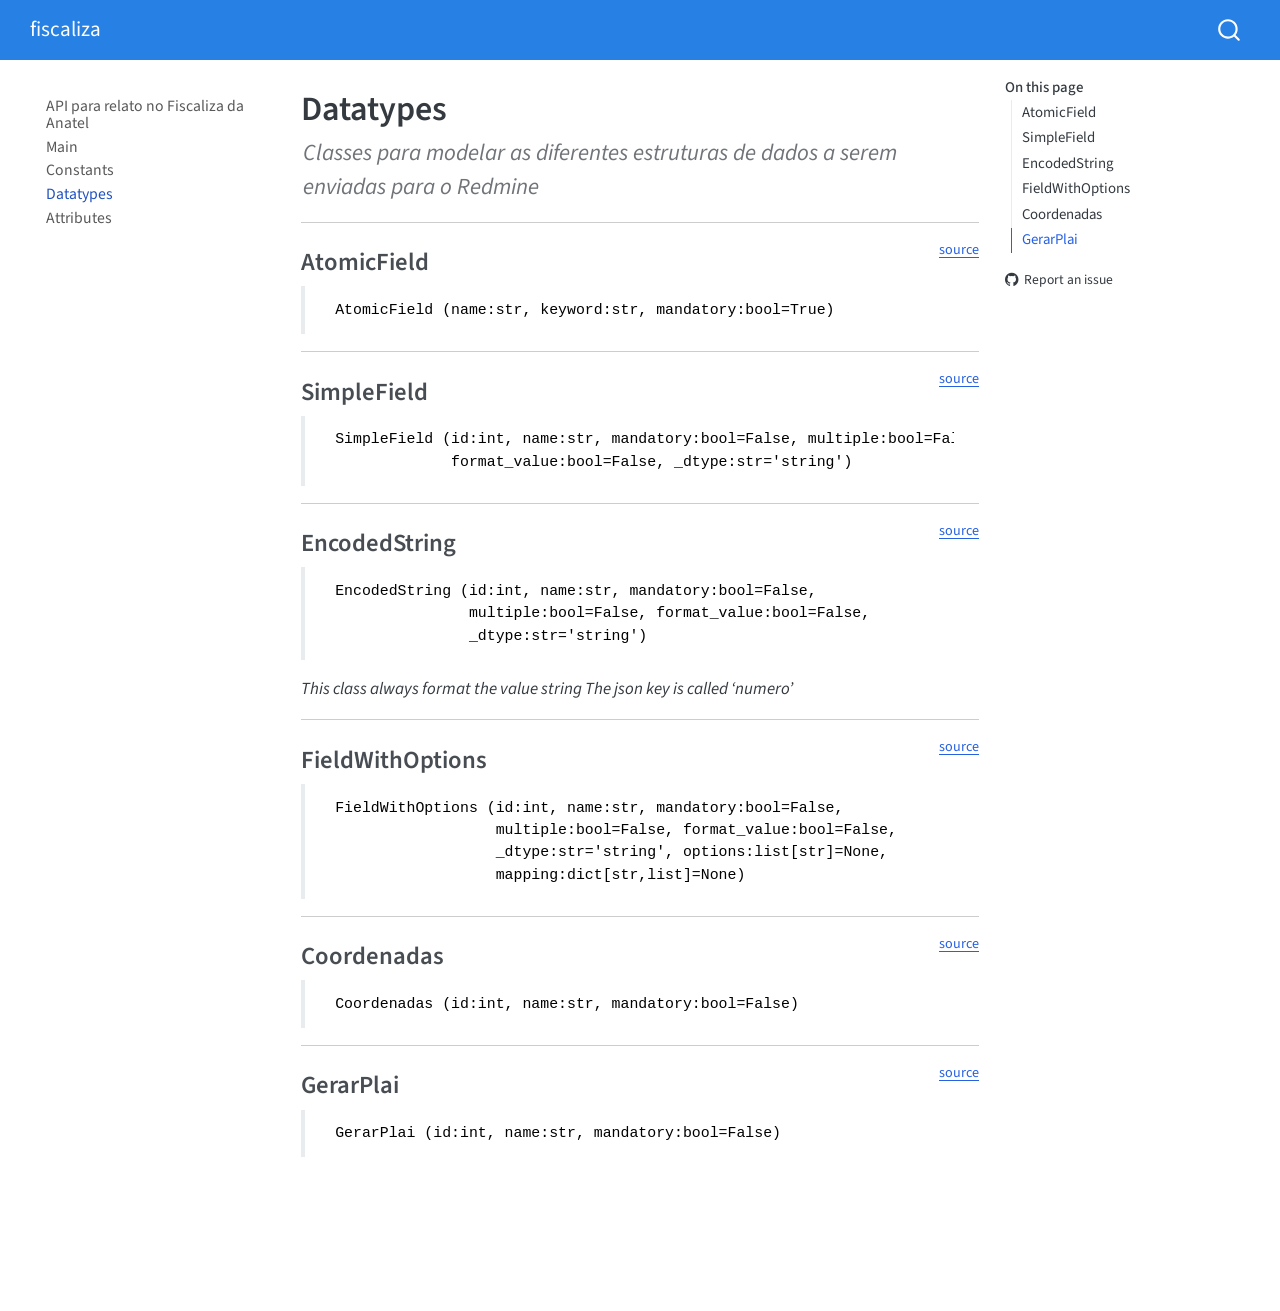
<file: datatypes.html>
<!DOCTYPE html>
<html xmlns="http://www.w3.org/1999/xhtml" lang="en" xml:lang="en"><head>

<meta charset="utf-8">
<meta name="generator" content="quarto-1.5.56">

<meta name="viewport" content="width=device-width, initial-scale=1.0, user-scalable=yes">

<meta name="description" content="Classes para modelar as diferentes estruturas de dados a serem enviadas para o Redmine">

<title>Datatypes – fiscaliza</title>
<style>
code{white-space: pre-wrap;}
span.smallcaps{font-variant: small-caps;}
div.columns{display: flex; gap: min(4vw, 1.5em);}
div.column{flex: auto; overflow-x: auto;}
div.hanging-indent{margin-left: 1.5em; text-indent: -1.5em;}
ul.task-list{list-style: none;}
ul.task-list li input[type="checkbox"] {
  width: 0.8em;
  margin: 0 0.8em 0.2em -1em; /* quarto-specific, see https://github.com/quarto-dev/quarto-cli/issues/4556 */ 
  vertical-align: middle;
}
</style>


<script src="site_libs/quarto-nav/quarto-nav.js"></script>
<script src="site_libs/quarto-nav/headroom.min.js"></script>
<script src="site_libs/clipboard/clipboard.min.js"></script>
<script src="site_libs/quarto-search/autocomplete.umd.js"></script>
<script src="site_libs/quarto-search/fuse.min.js"></script>
<script src="site_libs/quarto-search/quarto-search.js"></script>
<meta name="quarto:offset" content="./">
<script src="site_libs/quarto-html/quarto.js"></script>
<script src="site_libs/quarto-html/popper.min.js"></script>
<script src="site_libs/quarto-html/tippy.umd.min.js"></script>
<script src="site_libs/quarto-html/anchor.min.js"></script>
<link href="site_libs/quarto-html/tippy.css" rel="stylesheet">
<link href="site_libs/quarto-html/quarto-syntax-highlighting.css" rel="stylesheet" id="quarto-text-highlighting-styles">
<script src="site_libs/bootstrap/bootstrap.min.js"></script>
<link href="site_libs/bootstrap/bootstrap-icons.css" rel="stylesheet">
<link href="site_libs/bootstrap/bootstrap.min.css" rel="stylesheet" id="quarto-bootstrap" data-mode="light">
<script id="quarto-search-options" type="application/json">{
  "location": "navbar",
  "copy-button": false,
  "collapse-after": 3,
  "panel-placement": "end",
  "type": "overlay",
  "limit": 50,
  "keyboard-shortcut": [
    "f",
    "/",
    "s"
  ],
  "show-item-context": false,
  "language": {
    "search-no-results-text": "No results",
    "search-matching-documents-text": "matching documents",
    "search-copy-link-title": "Copy link to search",
    "search-hide-matches-text": "Hide additional matches",
    "search-more-match-text": "more match in this document",
    "search-more-matches-text": "more matches in this document",
    "search-clear-button-title": "Clear",
    "search-text-placeholder": "",
    "search-detached-cancel-button-title": "Cancel",
    "search-submit-button-title": "Submit",
    "search-label": "Search"
  }
}</script>


<link rel="stylesheet" href="styles.css">
<meta property="og:title" content="Datatypes – fiscaliza">
<meta property="og:description" content="Classes para modelar as diferentes estruturas de dados a serem enviadas para o Redmine">
<meta property="og:site_name" content="fiscaliza">
<meta name="twitter:title" content="Datatypes – fiscaliza">
<meta name="twitter:description" content="Classes para modelar as diferentes estruturas de dados a serem enviadas para o Redmine">
<meta name="twitter:card" content="summary">
</head>

<body class="nav-sidebar floating nav-fixed">

<div id="quarto-search-results"></div>
  <header id="quarto-header" class="headroom fixed-top">
    <nav class="navbar navbar-expand-lg " data-bs-theme="dark">
      <div class="navbar-container container-fluid">
      <div class="navbar-brand-container mx-auto">
    <a class="navbar-brand" href="./index.html">
    <span class="navbar-title">fiscaliza</span>
    </a>
  </div>
        <div class="quarto-navbar-tools tools-end">
</div>
          <div id="quarto-search" class="" title="Search"></div>
      </div> <!-- /container-fluid -->
    </nav>
  <nav class="quarto-secondary-nav">
    <div class="container-fluid d-flex">
      <button type="button" class="quarto-btn-toggle btn" data-bs-toggle="collapse" role="button" data-bs-target=".quarto-sidebar-collapse-item" aria-controls="quarto-sidebar" aria-expanded="false" aria-label="Toggle sidebar navigation" onclick="if (window.quartoToggleHeadroom) { window.quartoToggleHeadroom(); }">
        <i class="bi bi-layout-text-sidebar-reverse"></i>
      </button>
        <nav class="quarto-page-breadcrumbs" aria-label="breadcrumb"><ol class="breadcrumb"><li class="breadcrumb-item"><a href="./datatypes.html">Datatypes</a></li></ol></nav>
        <a class="flex-grow-1" role="navigation" data-bs-toggle="collapse" data-bs-target=".quarto-sidebar-collapse-item" aria-controls="quarto-sidebar" aria-expanded="false" aria-label="Toggle sidebar navigation" onclick="if (window.quartoToggleHeadroom) { window.quartoToggleHeadroom(); }">      
        </a>
    </div>
  </nav>
</header>
<!-- content -->
<div id="quarto-content" class="quarto-container page-columns page-rows-contents page-layout-article page-navbar">
<!-- sidebar -->
  <nav id="quarto-sidebar" class="sidebar collapse collapse-horizontal quarto-sidebar-collapse-item sidebar-navigation floating overflow-auto">
    <div class="sidebar-menu-container"> 
    <ul class="list-unstyled mt-1">
        <li class="sidebar-item">
  <div class="sidebar-item-container"> 
  <a href="./index.html" class="sidebar-item-text sidebar-link">
 <span class="menu-text">API para relato no Fiscaliza da Anatel</span></a>
  </div>
</li>
        <li class="sidebar-item">
  <div class="sidebar-item-container"> 
  <a href="./main.html" class="sidebar-item-text sidebar-link">
 <span class="menu-text">Main</span></a>
  </div>
</li>
        <li class="sidebar-item">
  <div class="sidebar-item-container"> 
  <a href="./constants.html" class="sidebar-item-text sidebar-link">
 <span class="menu-text">Constants</span></a>
  </div>
</li>
        <li class="sidebar-item">
  <div class="sidebar-item-container"> 
  <a href="./datatypes.html" class="sidebar-item-text sidebar-link active">
 <span class="menu-text">Datatypes</span></a>
  </div>
</li>
        <li class="sidebar-item">
  <div class="sidebar-item-container"> 
  <a href="./attrs.html" class="sidebar-item-text sidebar-link">
 <span class="menu-text">Attributes</span></a>
  </div>
</li>
    </ul>
    </div>
</nav>
<div id="quarto-sidebar-glass" class="quarto-sidebar-collapse-item" data-bs-toggle="collapse" data-bs-target=".quarto-sidebar-collapse-item"></div>
<!-- margin-sidebar -->
    <div id="quarto-margin-sidebar" class="sidebar margin-sidebar">
        <nav id="TOC" role="doc-toc" class="toc-active">
    <h2 id="toc-title">On this page</h2>
   
  <ul>
  <li><a href="#atomicfield" id="toc-atomicfield" class="nav-link active" data-scroll-target="#atomicfield">AtomicField</a></li>
  <li><a href="#simplefield" id="toc-simplefield" class="nav-link" data-scroll-target="#simplefield">SimpleField</a></li>
  <li><a href="#encodedstring" id="toc-encodedstring" class="nav-link" data-scroll-target="#encodedstring">EncodedString</a></li>
  <li><a href="#fieldwithoptions" id="toc-fieldwithoptions" class="nav-link" data-scroll-target="#fieldwithoptions">FieldWithOptions</a></li>
  <li><a href="#coordenadas" id="toc-coordenadas" class="nav-link" data-scroll-target="#coordenadas">Coordenadas</a></li>
  <li><a href="#gerarplai" id="toc-gerarplai" class="nav-link" data-scroll-target="#gerarplai">GerarPlai</a></li>
  </ul>
<div class="toc-actions"><ul><li><a href="https://github.com/InovaFiscaliza/fiscaliza/issues/new" class="toc-action"><i class="bi bi-github"></i>Report an issue</a></li></ul></div></nav>
    </div>
<!-- main -->
<main class="content" id="quarto-document-content">

<header id="title-block-header" class="quarto-title-block default">
<div class="quarto-title">
<h1 class="title">Datatypes</h1>
</div>

<div>
  <div class="description">
    Classes para modelar as diferentes estruturas de dados a serem enviadas para o Redmine
  </div>
</div>


<div class="quarto-title-meta">

    
  
    
  </div>
  


</header>


<!-- WARNING: THIS FILE WAS AUTOGENERATED! DO NOT EDIT! -->
<hr>
<p><a href="https://github.com/InovaFiscaliza/fiscaliza/blob/main/fiscaliza/datatypes.py#L23" target="_blank" style="float:right; font-size:smaller">source</a></p>
<section id="atomicfield" class="level3">
<h3 class="anchored" data-anchor-id="atomicfield">AtomicField</h3>
<blockquote class="blockquote">
<pre><code> AtomicField (name:str, keyword:str, mandatory:bool=True)</code></pre>
</blockquote>
<hr>
<p><a href="https://github.com/InovaFiscaliza/fiscaliza/blob/main/fiscaliza/datatypes.py#L58" target="_blank" style="float:right; font-size:smaller">source</a></p>
</section>
<section id="simplefield" class="level3">
<h3 class="anchored" data-anchor-id="simplefield">SimpleField</h3>
<blockquote class="blockquote">
<pre><code> SimpleField (id:int, name:str, mandatory:bool=False, multiple:bool=False,
              format_value:bool=False, _dtype:str='string')</code></pre>
</blockquote>
<hr>
<p><a href="https://github.com/InovaFiscaliza/fiscaliza/blob/main/fiscaliza/datatypes.py#L128" target="_blank" style="float:right; font-size:smaller">source</a></p>
</section>
<section id="encodedstring" class="level3">
<h3 class="anchored" data-anchor-id="encodedstring">EncodedString</h3>
<blockquote class="blockquote">
<pre><code> EncodedString (id:int, name:str, mandatory:bool=False,
                multiple:bool=False, format_value:bool=False,
                _dtype:str='string')</code></pre>
</blockquote>
<p><em>This class always format the value string The json key is called ‘numero’</em></p>
<hr>
<p><a href="https://github.com/InovaFiscaliza/fiscaliza/blob/main/fiscaliza/datatypes.py#L142" target="_blank" style="float:right; font-size:smaller">source</a></p>
</section>
<section id="fieldwithoptions" class="level3">
<h3 class="anchored" data-anchor-id="fieldwithoptions">FieldWithOptions</h3>
<blockquote class="blockquote">
<pre><code> FieldWithOptions (id:int, name:str, mandatory:bool=False,
                   multiple:bool=False, format_value:bool=False,
                   _dtype:str='string', options:list[str]=None,
                   mapping:dict[str,list]=None)</code></pre>
</blockquote>
<hr>
<p><a href="https://github.com/InovaFiscaliza/fiscaliza/blob/main/fiscaliza/datatypes.py#L190" target="_blank" style="float:right; font-size:smaller">source</a></p>
</section>
<section id="coordenadas" class="level3">
<h3 class="anchored" data-anchor-id="coordenadas">Coordenadas</h3>
<blockquote class="blockquote">
<pre><code> Coordenadas (id:int, name:str, mandatory:bool=False)</code></pre>
</blockquote>
<hr>
<p><a href="https://github.com/InovaFiscaliza/fiscaliza/blob/main/fiscaliza/datatypes.py#L232" target="_blank" style="float:right; font-size:smaller">source</a></p>
</section>
<section id="gerarplai" class="level3">
<h3 class="anchored" data-anchor-id="gerarplai">GerarPlai</h3>
<blockquote class="blockquote">
<pre><code> GerarPlai (id:int, name:str, mandatory:bool=False)</code></pre>
</blockquote>


</section>

</main> <!-- /main -->
<script id="quarto-html-after-body" type="application/javascript">
window.document.addEventListener("DOMContentLoaded", function (event) {
  const toggleBodyColorMode = (bsSheetEl) => {
    const mode = bsSheetEl.getAttribute("data-mode");
    const bodyEl = window.document.querySelector("body");
    if (mode === "dark") {
      bodyEl.classList.add("quarto-dark");
      bodyEl.classList.remove("quarto-light");
    } else {
      bodyEl.classList.add("quarto-light");
      bodyEl.classList.remove("quarto-dark");
    }
  }
  const toggleBodyColorPrimary = () => {
    const bsSheetEl = window.document.querySelector("link#quarto-bootstrap");
    if (bsSheetEl) {
      toggleBodyColorMode(bsSheetEl);
    }
  }
  toggleBodyColorPrimary();  
  const icon = "";
  const anchorJS = new window.AnchorJS();
  anchorJS.options = {
    placement: 'right',
    icon: icon
  };
  anchorJS.add('.anchored');
  const isCodeAnnotation = (el) => {
    for (const clz of el.classList) {
      if (clz.startsWith('code-annotation-')) {                     
        return true;
      }
    }
    return false;
  }
  const onCopySuccess = function(e) {
    // button target
    const button = e.trigger;
    // don't keep focus
    button.blur();
    // flash "checked"
    button.classList.add('code-copy-button-checked');
    var currentTitle = button.getAttribute("title");
    button.setAttribute("title", "Copied!");
    let tooltip;
    if (window.bootstrap) {
      button.setAttribute("data-bs-toggle", "tooltip");
      button.setAttribute("data-bs-placement", "left");
      button.setAttribute("data-bs-title", "Copied!");
      tooltip = new bootstrap.Tooltip(button, 
        { trigger: "manual", 
          customClass: "code-copy-button-tooltip",
          offset: [0, -8]});
      tooltip.show();    
    }
    setTimeout(function() {
      if (tooltip) {
        tooltip.hide();
        button.removeAttribute("data-bs-title");
        button.removeAttribute("data-bs-toggle");
        button.removeAttribute("data-bs-placement");
      }
      button.setAttribute("title", currentTitle);
      button.classList.remove('code-copy-button-checked');
    }, 1000);
    // clear code selection
    e.clearSelection();
  }
  const getTextToCopy = function(trigger) {
      const codeEl = trigger.previousElementSibling.cloneNode(true);
      for (const childEl of codeEl.children) {
        if (isCodeAnnotation(childEl)) {
          childEl.remove();
        }
      }
      return codeEl.innerText;
  }
  const clipboard = new window.ClipboardJS('.code-copy-button:not([data-in-quarto-modal])', {
    text: getTextToCopy
  });
  clipboard.on('success', onCopySuccess);
  if (window.document.getElementById('quarto-embedded-source-code-modal')) {
    // For code content inside modals, clipBoardJS needs to be initialized with a container option
    // TODO: Check when it could be a function (https://github.com/zenorocha/clipboard.js/issues/860)
    const clipboardModal = new window.ClipboardJS('.code-copy-button[data-in-quarto-modal]', {
      text: getTextToCopy,
      container: window.document.getElementById('quarto-embedded-source-code-modal')
    });
    clipboardModal.on('success', onCopySuccess);
  }
    var localhostRegex = new RegExp(/^(?:http|https):\/\/localhost\:?[0-9]*\//);
    var mailtoRegex = new RegExp(/^mailto:/);
      var filterRegex = new RegExp("https:\/\/InovaFiscaliza\.github\.io\/fiscaliza");
    var isInternal = (href) => {
        return filterRegex.test(href) || localhostRegex.test(href) || mailtoRegex.test(href);
    }
    // Inspect non-navigation links and adorn them if external
 	var links = window.document.querySelectorAll('a[href]:not(.nav-link):not(.navbar-brand):not(.toc-action):not(.sidebar-link):not(.sidebar-item-toggle):not(.pagination-link):not(.no-external):not([aria-hidden]):not(.dropdown-item):not(.quarto-navigation-tool):not(.about-link)');
    for (var i=0; i<links.length; i++) {
      const link = links[i];
      if (!isInternal(link.href)) {
        // undo the damage that might have been done by quarto-nav.js in the case of
        // links that we want to consider external
        if (link.dataset.originalHref !== undefined) {
          link.href = link.dataset.originalHref;
        }
      }
    }
  function tippyHover(el, contentFn, onTriggerFn, onUntriggerFn) {
    const config = {
      allowHTML: true,
      maxWidth: 500,
      delay: 100,
      arrow: false,
      appendTo: function(el) {
          return el.parentElement;
      },
      interactive: true,
      interactiveBorder: 10,
      theme: 'quarto',
      placement: 'bottom-start',
    };
    if (contentFn) {
      config.content = contentFn;
    }
    if (onTriggerFn) {
      config.onTrigger = onTriggerFn;
    }
    if (onUntriggerFn) {
      config.onUntrigger = onUntriggerFn;
    }
    window.tippy(el, config); 
  }
  const noterefs = window.document.querySelectorAll('a[role="doc-noteref"]');
  for (var i=0; i<noterefs.length; i++) {
    const ref = noterefs[i];
    tippyHover(ref, function() {
      // use id or data attribute instead here
      let href = ref.getAttribute('data-footnote-href') || ref.getAttribute('href');
      try { href = new URL(href).hash; } catch {}
      const id = href.replace(/^#\/?/, "");
      const note = window.document.getElementById(id);
      if (note) {
        return note.innerHTML;
      } else {
        return "";
      }
    });
  }
  const xrefs = window.document.querySelectorAll('a.quarto-xref');
  const processXRef = (id, note) => {
    // Strip column container classes
    const stripColumnClz = (el) => {
      el.classList.remove("page-full", "page-columns");
      if (el.children) {
        for (const child of el.children) {
          stripColumnClz(child);
        }
      }
    }
    stripColumnClz(note)
    if (id === null || id.startsWith('sec-')) {
      // Special case sections, only their first couple elements
      const container = document.createElement("div");
      if (note.children && note.children.length > 2) {
        container.appendChild(note.children[0].cloneNode(true));
        for (let i = 1; i < note.children.length; i++) {
          const child = note.children[i];
          if (child.tagName === "P" && child.innerText === "") {
            continue;
          } else {
            container.appendChild(child.cloneNode(true));
            break;
          }
        }
        if (window.Quarto?.typesetMath) {
          window.Quarto.typesetMath(container);
        }
        return container.innerHTML
      } else {
        if (window.Quarto?.typesetMath) {
          window.Quarto.typesetMath(note);
        }
        return note.innerHTML;
      }
    } else {
      // Remove any anchor links if they are present
      const anchorLink = note.querySelector('a.anchorjs-link');
      if (anchorLink) {
        anchorLink.remove();
      }
      if (window.Quarto?.typesetMath) {
        window.Quarto.typesetMath(note);
      }
      // TODO in 1.5, we should make sure this works without a callout special case
      if (note.classList.contains("callout")) {
        return note.outerHTML;
      } else {
        return note.innerHTML;
      }
    }
  }
  for (var i=0; i<xrefs.length; i++) {
    const xref = xrefs[i];
    tippyHover(xref, undefined, function(instance) {
      instance.disable();
      let url = xref.getAttribute('href');
      let hash = undefined; 
      if (url.startsWith('#')) {
        hash = url;
      } else {
        try { hash = new URL(url).hash; } catch {}
      }
      if (hash) {
        const id = hash.replace(/^#\/?/, "");
        const note = window.document.getElementById(id);
        if (note !== null) {
          try {
            const html = processXRef(id, note.cloneNode(true));
            instance.setContent(html);
          } finally {
            instance.enable();
            instance.show();
          }
        } else {
          // See if we can fetch this
          fetch(url.split('#')[0])
          .then(res => res.text())
          .then(html => {
            const parser = new DOMParser();
            const htmlDoc = parser.parseFromString(html, "text/html");
            const note = htmlDoc.getElementById(id);
            if (note !== null) {
              const html = processXRef(id, note);
              instance.setContent(html);
            } 
          }).finally(() => {
            instance.enable();
            instance.show();
          });
        }
      } else {
        // See if we can fetch a full url (with no hash to target)
        // This is a special case and we should probably do some content thinning / targeting
        fetch(url)
        .then(res => res.text())
        .then(html => {
          const parser = new DOMParser();
          const htmlDoc = parser.parseFromString(html, "text/html");
          const note = htmlDoc.querySelector('main.content');
          if (note !== null) {
            // This should only happen for chapter cross references
            // (since there is no id in the URL)
            // remove the first header
            if (note.children.length > 0 && note.children[0].tagName === "HEADER") {
              note.children[0].remove();
            }
            const html = processXRef(null, note);
            instance.setContent(html);
          } 
        }).finally(() => {
          instance.enable();
          instance.show();
        });
      }
    }, function(instance) {
    });
  }
      let selectedAnnoteEl;
      const selectorForAnnotation = ( cell, annotation) => {
        let cellAttr = 'data-code-cell="' + cell + '"';
        let lineAttr = 'data-code-annotation="' +  annotation + '"';
        const selector = 'span[' + cellAttr + '][' + lineAttr + ']';
        return selector;
      }
      const selectCodeLines = (annoteEl) => {
        const doc = window.document;
        const targetCell = annoteEl.getAttribute("data-target-cell");
        const targetAnnotation = annoteEl.getAttribute("data-target-annotation");
        const annoteSpan = window.document.querySelector(selectorForAnnotation(targetCell, targetAnnotation));
        const lines = annoteSpan.getAttribute("data-code-lines").split(",");
        const lineIds = lines.map((line) => {
          return targetCell + "-" + line;
        })
        let top = null;
        let height = null;
        let parent = null;
        if (lineIds.length > 0) {
            //compute the position of the single el (top and bottom and make a div)
            const el = window.document.getElementById(lineIds[0]);
            top = el.offsetTop;
            height = el.offsetHeight;
            parent = el.parentElement.parentElement;
          if (lineIds.length > 1) {
            const lastEl = window.document.getElementById(lineIds[lineIds.length - 1]);
            const bottom = lastEl.offsetTop + lastEl.offsetHeight;
            height = bottom - top;
          }
          if (top !== null && height !== null && parent !== null) {
            // cook up a div (if necessary) and position it 
            let div = window.document.getElementById("code-annotation-line-highlight");
            if (div === null) {
              div = window.document.createElement("div");
              div.setAttribute("id", "code-annotation-line-highlight");
              div.style.position = 'absolute';
              parent.appendChild(div);
            }
            div.style.top = top - 2 + "px";
            div.style.height = height + 4 + "px";
            div.style.left = 0;
            let gutterDiv = window.document.getElementById("code-annotation-line-highlight-gutter");
            if (gutterDiv === null) {
              gutterDiv = window.document.createElement("div");
              gutterDiv.setAttribute("id", "code-annotation-line-highlight-gutter");
              gutterDiv.style.position = 'absolute';
              const codeCell = window.document.getElementById(targetCell);
              const gutter = codeCell.querySelector('.code-annotation-gutter');
              gutter.appendChild(gutterDiv);
            }
            gutterDiv.style.top = top - 2 + "px";
            gutterDiv.style.height = height + 4 + "px";
          }
          selectedAnnoteEl = annoteEl;
        }
      };
      const unselectCodeLines = () => {
        const elementsIds = ["code-annotation-line-highlight", "code-annotation-line-highlight-gutter"];
        elementsIds.forEach((elId) => {
          const div = window.document.getElementById(elId);
          if (div) {
            div.remove();
          }
        });
        selectedAnnoteEl = undefined;
      };
        // Handle positioning of the toggle
    window.addEventListener(
      "resize",
      throttle(() => {
        elRect = undefined;
        if (selectedAnnoteEl) {
          selectCodeLines(selectedAnnoteEl);
        }
      }, 10)
    );
    function throttle(fn, ms) {
    let throttle = false;
    let timer;
      return (...args) => {
        if(!throttle) { // first call gets through
            fn.apply(this, args);
            throttle = true;
        } else { // all the others get throttled
            if(timer) clearTimeout(timer); // cancel #2
            timer = setTimeout(() => {
              fn.apply(this, args);
              timer = throttle = false;
            }, ms);
        }
      };
    }
      // Attach click handler to the DT
      const annoteDls = window.document.querySelectorAll('dt[data-target-cell]');
      for (const annoteDlNode of annoteDls) {
        annoteDlNode.addEventListener('click', (event) => {
          const clickedEl = event.target;
          if (clickedEl !== selectedAnnoteEl) {
            unselectCodeLines();
            const activeEl = window.document.querySelector('dt[data-target-cell].code-annotation-active');
            if (activeEl) {
              activeEl.classList.remove('code-annotation-active');
            }
            selectCodeLines(clickedEl);
            clickedEl.classList.add('code-annotation-active');
          } else {
            // Unselect the line
            unselectCodeLines();
            clickedEl.classList.remove('code-annotation-active');
          }
        });
      }
  const findCites = (el) => {
    const parentEl = el.parentElement;
    if (parentEl) {
      const cites = parentEl.dataset.cites;
      if (cites) {
        return {
          el,
          cites: cites.split(' ')
        };
      } else {
        return findCites(el.parentElement)
      }
    } else {
      return undefined;
    }
  };
  var bibliorefs = window.document.querySelectorAll('a[role="doc-biblioref"]');
  for (var i=0; i<bibliorefs.length; i++) {
    const ref = bibliorefs[i];
    const citeInfo = findCites(ref);
    if (citeInfo) {
      tippyHover(citeInfo.el, function() {
        var popup = window.document.createElement('div');
        citeInfo.cites.forEach(function(cite) {
          var citeDiv = window.document.createElement('div');
          citeDiv.classList.add('hanging-indent');
          citeDiv.classList.add('csl-entry');
          var biblioDiv = window.document.getElementById('ref-' + cite);
          if (biblioDiv) {
            citeDiv.innerHTML = biblioDiv.innerHTML;
          }
          popup.appendChild(citeDiv);
        });
        return popup.innerHTML;
      });
    }
  }
});
</script>
</div> <!-- /content -->




<footer class="footer"><div class="nav-footer"><div class="nav-footer-center"><div class="toc-actions d-sm-block d-md-none"><ul><li><a href="https://github.com/InovaFiscaliza/fiscaliza/issues/new" class="toc-action"><i class="bi bi-github"></i>Report an issue</a></li></ul></div></div></div></footer></body></html>
</file>
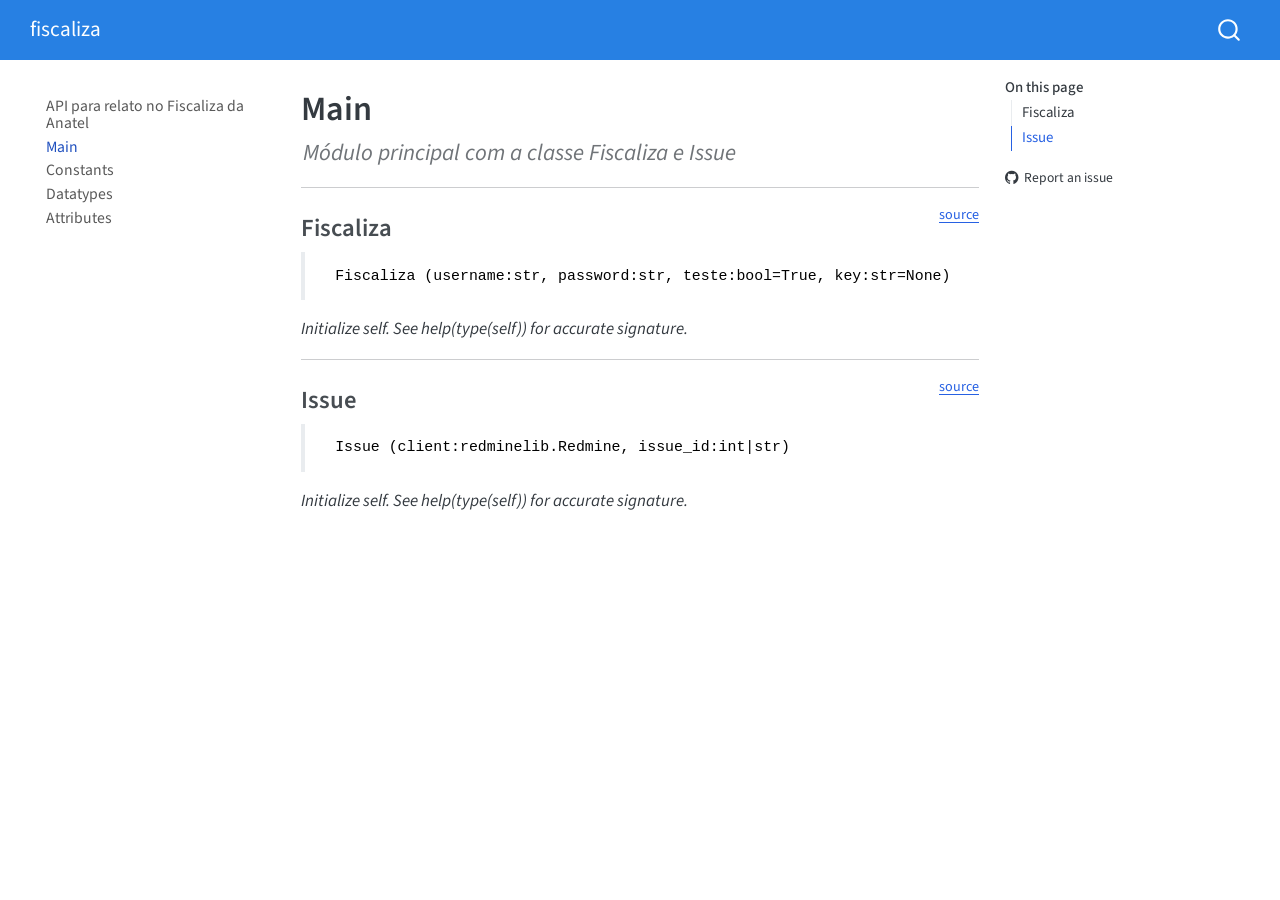
<file: main.html>
<!DOCTYPE html>
<html xmlns="http://www.w3.org/1999/xhtml" lang="en" xml:lang="en"><head>

<meta charset="utf-8">
<meta name="generator" content="quarto-1.5.56">

<meta name="viewport" content="width=device-width, initial-scale=1.0, user-scalable=yes">

<meta name="description" content="Módulo principal com a classe Fiscaliza e Issue">

<title>Main – fiscaliza</title>
<style>
code{white-space: pre-wrap;}
span.smallcaps{font-variant: small-caps;}
div.columns{display: flex; gap: min(4vw, 1.5em);}
div.column{flex: auto; overflow-x: auto;}
div.hanging-indent{margin-left: 1.5em; text-indent: -1.5em;}
ul.task-list{list-style: none;}
ul.task-list li input[type="checkbox"] {
  width: 0.8em;
  margin: 0 0.8em 0.2em -1em; /* quarto-specific, see https://github.com/quarto-dev/quarto-cli/issues/4556 */ 
  vertical-align: middle;
}
</style>


<script src="site_libs/quarto-nav/quarto-nav.js"></script>
<script src="site_libs/quarto-nav/headroom.min.js"></script>
<script src="site_libs/clipboard/clipboard.min.js"></script>
<script src="site_libs/quarto-search/autocomplete.umd.js"></script>
<script src="site_libs/quarto-search/fuse.min.js"></script>
<script src="site_libs/quarto-search/quarto-search.js"></script>
<meta name="quarto:offset" content="./">
<script src="site_libs/quarto-html/quarto.js"></script>
<script src="site_libs/quarto-html/popper.min.js"></script>
<script src="site_libs/quarto-html/tippy.umd.min.js"></script>
<script src="site_libs/quarto-html/anchor.min.js"></script>
<link href="site_libs/quarto-html/tippy.css" rel="stylesheet">
<link href="site_libs/quarto-html/quarto-syntax-highlighting.css" rel="stylesheet" id="quarto-text-highlighting-styles">
<script src="site_libs/bootstrap/bootstrap.min.js"></script>
<link href="site_libs/bootstrap/bootstrap-icons.css" rel="stylesheet">
<link href="site_libs/bootstrap/bootstrap.min.css" rel="stylesheet" id="quarto-bootstrap" data-mode="light">
<script id="quarto-search-options" type="application/json">{
  "location": "navbar",
  "copy-button": false,
  "collapse-after": 3,
  "panel-placement": "end",
  "type": "overlay",
  "limit": 50,
  "keyboard-shortcut": [
    "f",
    "/",
    "s"
  ],
  "show-item-context": false,
  "language": {
    "search-no-results-text": "No results",
    "search-matching-documents-text": "matching documents",
    "search-copy-link-title": "Copy link to search",
    "search-hide-matches-text": "Hide additional matches",
    "search-more-match-text": "more match in this document",
    "search-more-matches-text": "more matches in this document",
    "search-clear-button-title": "Clear",
    "search-text-placeholder": "",
    "search-detached-cancel-button-title": "Cancel",
    "search-submit-button-title": "Submit",
    "search-label": "Search"
  }
}</script>


<link rel="stylesheet" href="styles.css">
<meta property="og:title" content="Main – fiscaliza">
<meta property="og:description" content="Módulo principal com a classe Fiscaliza e Issue">
<meta property="og:site_name" content="fiscaliza">
<meta name="twitter:title" content="Main – fiscaliza">
<meta name="twitter:description" content="Módulo principal com a classe Fiscaliza e Issue">
<meta name="twitter:card" content="summary">
</head>

<body class="nav-sidebar floating nav-fixed">

<div id="quarto-search-results"></div>
  <header id="quarto-header" class="headroom fixed-top">
    <nav class="navbar navbar-expand-lg " data-bs-theme="dark">
      <div class="navbar-container container-fluid">
      <div class="navbar-brand-container mx-auto">
    <a class="navbar-brand" href="./index.html">
    <span class="navbar-title">fiscaliza</span>
    </a>
  </div>
        <div class="quarto-navbar-tools tools-end">
</div>
          <div id="quarto-search" class="" title="Search"></div>
      </div> <!-- /container-fluid -->
    </nav>
  <nav class="quarto-secondary-nav">
    <div class="container-fluid d-flex">
      <button type="button" class="quarto-btn-toggle btn" data-bs-toggle="collapse" role="button" data-bs-target=".quarto-sidebar-collapse-item" aria-controls="quarto-sidebar" aria-expanded="false" aria-label="Toggle sidebar navigation" onclick="if (window.quartoToggleHeadroom) { window.quartoToggleHeadroom(); }">
        <i class="bi bi-layout-text-sidebar-reverse"></i>
      </button>
        <nav class="quarto-page-breadcrumbs" aria-label="breadcrumb"><ol class="breadcrumb"><li class="breadcrumb-item"><a href="./main.html">Main</a></li></ol></nav>
        <a class="flex-grow-1" role="navigation" data-bs-toggle="collapse" data-bs-target=".quarto-sidebar-collapse-item" aria-controls="quarto-sidebar" aria-expanded="false" aria-label="Toggle sidebar navigation" onclick="if (window.quartoToggleHeadroom) { window.quartoToggleHeadroom(); }">      
        </a>
    </div>
  </nav>
</header>
<!-- content -->
<div id="quarto-content" class="quarto-container page-columns page-rows-contents page-layout-article page-navbar">
<!-- sidebar -->
  <nav id="quarto-sidebar" class="sidebar collapse collapse-horizontal quarto-sidebar-collapse-item sidebar-navigation floating overflow-auto">
    <div class="sidebar-menu-container"> 
    <ul class="list-unstyled mt-1">
        <li class="sidebar-item">
  <div class="sidebar-item-container"> 
  <a href="./index.html" class="sidebar-item-text sidebar-link">
 <span class="menu-text">API para relato no Fiscaliza da Anatel</span></a>
  </div>
</li>
        <li class="sidebar-item">
  <div class="sidebar-item-container"> 
  <a href="./main.html" class="sidebar-item-text sidebar-link active">
 <span class="menu-text">Main</span></a>
  </div>
</li>
        <li class="sidebar-item">
  <div class="sidebar-item-container"> 
  <a href="./constants.html" class="sidebar-item-text sidebar-link">
 <span class="menu-text">Constants</span></a>
  </div>
</li>
        <li class="sidebar-item">
  <div class="sidebar-item-container"> 
  <a href="./datatypes.html" class="sidebar-item-text sidebar-link">
 <span class="menu-text">Datatypes</span></a>
  </div>
</li>
        <li class="sidebar-item">
  <div class="sidebar-item-container"> 
  <a href="./attrs.html" class="sidebar-item-text sidebar-link">
 <span class="menu-text">Attributes</span></a>
  </div>
</li>
    </ul>
    </div>
</nav>
<div id="quarto-sidebar-glass" class="quarto-sidebar-collapse-item" data-bs-toggle="collapse" data-bs-target=".quarto-sidebar-collapse-item"></div>
<!-- margin-sidebar -->
    <div id="quarto-margin-sidebar" class="sidebar margin-sidebar">
        <nav id="TOC" role="doc-toc" class="toc-active">
    <h2 id="toc-title">On this page</h2>
   
  <ul>
  <li><a href="#fiscaliza" id="toc-fiscaliza" class="nav-link active" data-scroll-target="#fiscaliza">Fiscaliza</a></li>
  <li><a href="#issue" id="toc-issue" class="nav-link" data-scroll-target="#issue">Issue</a></li>
  </ul>
<div class="toc-actions"><ul><li><a href="https://github.com/InovaFiscaliza/fiscaliza/issues/new" class="toc-action"><i class="bi bi-github"></i>Report an issue</a></li></ul></div></nav>
    </div>
<!-- main -->
<main class="content" id="quarto-document-content">

<header id="title-block-header" class="quarto-title-block default">
<div class="quarto-title">
<h1 class="title">Main</h1>
</div>

<div>
  <div class="description">
    Módulo principal com a classe Fiscaliza e Issue
  </div>
</div>


<div class="quarto-title-meta">

    
  
    
  </div>
  


</header>


<!-- WARNING: THIS FILE WAS AUTOGENERATED! DO NOT EDIT! -->
<hr>
<p><a href="https://github.com/InovaFiscaliza/fiscaliza/blob/main/fiscaliza/main.py#L37" target="_blank" style="float:right; font-size:smaller">source</a></p>
<section id="fiscaliza" class="level3">
<h3 class="anchored" data-anchor-id="fiscaliza">Fiscaliza</h3>
<blockquote class="blockquote">
<pre><code> Fiscaliza (username:str, password:str, teste:bool=True, key:str=None)</code></pre>
</blockquote>
<p><em>Initialize self. See help(type(self)) for accurate signature.</em></p>
<hr>
<p><a href="https://github.com/InovaFiscaliza/fiscaliza/blob/main/fiscaliza/main.py#L80" target="_blank" style="float:right; font-size:smaller">source</a></p>
</section>
<section id="issue" class="level3">
<h3 class="anchored" data-anchor-id="issue">Issue</h3>
<blockquote class="blockquote">
<pre><code> Issue (client:redminelib.Redmine, issue_id:int|str)</code></pre>
</blockquote>
<p><em>Initialize self. See help(type(self)) for accurate signature.</em></p>


</section>

</main> <!-- /main -->
<script id="quarto-html-after-body" type="application/javascript">
window.document.addEventListener("DOMContentLoaded", function (event) {
  const toggleBodyColorMode = (bsSheetEl) => {
    const mode = bsSheetEl.getAttribute("data-mode");
    const bodyEl = window.document.querySelector("body");
    if (mode === "dark") {
      bodyEl.classList.add("quarto-dark");
      bodyEl.classList.remove("quarto-light");
    } else {
      bodyEl.classList.add("quarto-light");
      bodyEl.classList.remove("quarto-dark");
    }
  }
  const toggleBodyColorPrimary = () => {
    const bsSheetEl = window.document.querySelector("link#quarto-bootstrap");
    if (bsSheetEl) {
      toggleBodyColorMode(bsSheetEl);
    }
  }
  toggleBodyColorPrimary();  
  const icon = "";
  const anchorJS = new window.AnchorJS();
  anchorJS.options = {
    placement: 'right',
    icon: icon
  };
  anchorJS.add('.anchored');
  const isCodeAnnotation = (el) => {
    for (const clz of el.classList) {
      if (clz.startsWith('code-annotation-')) {                     
        return true;
      }
    }
    return false;
  }
  const onCopySuccess = function(e) {
    // button target
    const button = e.trigger;
    // don't keep focus
    button.blur();
    // flash "checked"
    button.classList.add('code-copy-button-checked');
    var currentTitle = button.getAttribute("title");
    button.setAttribute("title", "Copied!");
    let tooltip;
    if (window.bootstrap) {
      button.setAttribute("data-bs-toggle", "tooltip");
      button.setAttribute("data-bs-placement", "left");
      button.setAttribute("data-bs-title", "Copied!");
      tooltip = new bootstrap.Tooltip(button, 
        { trigger: "manual", 
          customClass: "code-copy-button-tooltip",
          offset: [0, -8]});
      tooltip.show();    
    }
    setTimeout(function() {
      if (tooltip) {
        tooltip.hide();
        button.removeAttribute("data-bs-title");
        button.removeAttribute("data-bs-toggle");
        button.removeAttribute("data-bs-placement");
      }
      button.setAttribute("title", currentTitle);
      button.classList.remove('code-copy-button-checked');
    }, 1000);
    // clear code selection
    e.clearSelection();
  }
  const getTextToCopy = function(trigger) {
      const codeEl = trigger.previousElementSibling.cloneNode(true);
      for (const childEl of codeEl.children) {
        if (isCodeAnnotation(childEl)) {
          childEl.remove();
        }
      }
      return codeEl.innerText;
  }
  const clipboard = new window.ClipboardJS('.code-copy-button:not([data-in-quarto-modal])', {
    text: getTextToCopy
  });
  clipboard.on('success', onCopySuccess);
  if (window.document.getElementById('quarto-embedded-source-code-modal')) {
    // For code content inside modals, clipBoardJS needs to be initialized with a container option
    // TODO: Check when it could be a function (https://github.com/zenorocha/clipboard.js/issues/860)
    const clipboardModal = new window.ClipboardJS('.code-copy-button[data-in-quarto-modal]', {
      text: getTextToCopy,
      container: window.document.getElementById('quarto-embedded-source-code-modal')
    });
    clipboardModal.on('success', onCopySuccess);
  }
    var localhostRegex = new RegExp(/^(?:http|https):\/\/localhost\:?[0-9]*\//);
    var mailtoRegex = new RegExp(/^mailto:/);
      var filterRegex = new RegExp("https:\/\/InovaFiscaliza\.github\.io\/fiscaliza");
    var isInternal = (href) => {
        return filterRegex.test(href) || localhostRegex.test(href) || mailtoRegex.test(href);
    }
    // Inspect non-navigation links and adorn them if external
 	var links = window.document.querySelectorAll('a[href]:not(.nav-link):not(.navbar-brand):not(.toc-action):not(.sidebar-link):not(.sidebar-item-toggle):not(.pagination-link):not(.no-external):not([aria-hidden]):not(.dropdown-item):not(.quarto-navigation-tool):not(.about-link)');
    for (var i=0; i<links.length; i++) {
      const link = links[i];
      if (!isInternal(link.href)) {
        // undo the damage that might have been done by quarto-nav.js in the case of
        // links that we want to consider external
        if (link.dataset.originalHref !== undefined) {
          link.href = link.dataset.originalHref;
        }
      }
    }
  function tippyHover(el, contentFn, onTriggerFn, onUntriggerFn) {
    const config = {
      allowHTML: true,
      maxWidth: 500,
      delay: 100,
      arrow: false,
      appendTo: function(el) {
          return el.parentElement;
      },
      interactive: true,
      interactiveBorder: 10,
      theme: 'quarto',
      placement: 'bottom-start',
    };
    if (contentFn) {
      config.content = contentFn;
    }
    if (onTriggerFn) {
      config.onTrigger = onTriggerFn;
    }
    if (onUntriggerFn) {
      config.onUntrigger = onUntriggerFn;
    }
    window.tippy(el, config); 
  }
  const noterefs = window.document.querySelectorAll('a[role="doc-noteref"]');
  for (var i=0; i<noterefs.length; i++) {
    const ref = noterefs[i];
    tippyHover(ref, function() {
      // use id or data attribute instead here
      let href = ref.getAttribute('data-footnote-href') || ref.getAttribute('href');
      try { href = new URL(href).hash; } catch {}
      const id = href.replace(/^#\/?/, "");
      const note = window.document.getElementById(id);
      if (note) {
        return note.innerHTML;
      } else {
        return "";
      }
    });
  }
  const xrefs = window.document.querySelectorAll('a.quarto-xref');
  const processXRef = (id, note) => {
    // Strip column container classes
    const stripColumnClz = (el) => {
      el.classList.remove("page-full", "page-columns");
      if (el.children) {
        for (const child of el.children) {
          stripColumnClz(child);
        }
      }
    }
    stripColumnClz(note)
    if (id === null || id.startsWith('sec-')) {
      // Special case sections, only their first couple elements
      const container = document.createElement("div");
      if (note.children && note.children.length > 2) {
        container.appendChild(note.children[0].cloneNode(true));
        for (let i = 1; i < note.children.length; i++) {
          const child = note.children[i];
          if (child.tagName === "P" && child.innerText === "") {
            continue;
          } else {
            container.appendChild(child.cloneNode(true));
            break;
          }
        }
        if (window.Quarto?.typesetMath) {
          window.Quarto.typesetMath(container);
        }
        return container.innerHTML
      } else {
        if (window.Quarto?.typesetMath) {
          window.Quarto.typesetMath(note);
        }
        return note.innerHTML;
      }
    } else {
      // Remove any anchor links if they are present
      const anchorLink = note.querySelector('a.anchorjs-link');
      if (anchorLink) {
        anchorLink.remove();
      }
      if (window.Quarto?.typesetMath) {
        window.Quarto.typesetMath(note);
      }
      // TODO in 1.5, we should make sure this works without a callout special case
      if (note.classList.contains("callout")) {
        return note.outerHTML;
      } else {
        return note.innerHTML;
      }
    }
  }
  for (var i=0; i<xrefs.length; i++) {
    const xref = xrefs[i];
    tippyHover(xref, undefined, function(instance) {
      instance.disable();
      let url = xref.getAttribute('href');
      let hash = undefined; 
      if (url.startsWith('#')) {
        hash = url;
      } else {
        try { hash = new URL(url).hash; } catch {}
      }
      if (hash) {
        const id = hash.replace(/^#\/?/, "");
        const note = window.document.getElementById(id);
        if (note !== null) {
          try {
            const html = processXRef(id, note.cloneNode(true));
            instance.setContent(html);
          } finally {
            instance.enable();
            instance.show();
          }
        } else {
          // See if we can fetch this
          fetch(url.split('#')[0])
          .then(res => res.text())
          .then(html => {
            const parser = new DOMParser();
            const htmlDoc = parser.parseFromString(html, "text/html");
            const note = htmlDoc.getElementById(id);
            if (note !== null) {
              const html = processXRef(id, note);
              instance.setContent(html);
            } 
          }).finally(() => {
            instance.enable();
            instance.show();
          });
        }
      } else {
        // See if we can fetch a full url (with no hash to target)
        // This is a special case and we should probably do some content thinning / targeting
        fetch(url)
        .then(res => res.text())
        .then(html => {
          const parser = new DOMParser();
          const htmlDoc = parser.parseFromString(html, "text/html");
          const note = htmlDoc.querySelector('main.content');
          if (note !== null) {
            // This should only happen for chapter cross references
            // (since there is no id in the URL)
            // remove the first header
            if (note.children.length > 0 && note.children[0].tagName === "HEADER") {
              note.children[0].remove();
            }
            const html = processXRef(null, note);
            instance.setContent(html);
          } 
        }).finally(() => {
          instance.enable();
          instance.show();
        });
      }
    }, function(instance) {
    });
  }
      let selectedAnnoteEl;
      const selectorForAnnotation = ( cell, annotation) => {
        let cellAttr = 'data-code-cell="' + cell + '"';
        let lineAttr = 'data-code-annotation="' +  annotation + '"';
        const selector = 'span[' + cellAttr + '][' + lineAttr + ']';
        return selector;
      }
      const selectCodeLines = (annoteEl) => {
        const doc = window.document;
        const targetCell = annoteEl.getAttribute("data-target-cell");
        const targetAnnotation = annoteEl.getAttribute("data-target-annotation");
        const annoteSpan = window.document.querySelector(selectorForAnnotation(targetCell, targetAnnotation));
        const lines = annoteSpan.getAttribute("data-code-lines").split(",");
        const lineIds = lines.map((line) => {
          return targetCell + "-" + line;
        })
        let top = null;
        let height = null;
        let parent = null;
        if (lineIds.length > 0) {
            //compute the position of the single el (top and bottom and make a div)
            const el = window.document.getElementById(lineIds[0]);
            top = el.offsetTop;
            height = el.offsetHeight;
            parent = el.parentElement.parentElement;
          if (lineIds.length > 1) {
            const lastEl = window.document.getElementById(lineIds[lineIds.length - 1]);
            const bottom = lastEl.offsetTop + lastEl.offsetHeight;
            height = bottom - top;
          }
          if (top !== null && height !== null && parent !== null) {
            // cook up a div (if necessary) and position it 
            let div = window.document.getElementById("code-annotation-line-highlight");
            if (div === null) {
              div = window.document.createElement("div");
              div.setAttribute("id", "code-annotation-line-highlight");
              div.style.position = 'absolute';
              parent.appendChild(div);
            }
            div.style.top = top - 2 + "px";
            div.style.height = height + 4 + "px";
            div.style.left = 0;
            let gutterDiv = window.document.getElementById("code-annotation-line-highlight-gutter");
            if (gutterDiv === null) {
              gutterDiv = window.document.createElement("div");
              gutterDiv.setAttribute("id", "code-annotation-line-highlight-gutter");
              gutterDiv.style.position = 'absolute';
              const codeCell = window.document.getElementById(targetCell);
              const gutter = codeCell.querySelector('.code-annotation-gutter');
              gutter.appendChild(gutterDiv);
            }
            gutterDiv.style.top = top - 2 + "px";
            gutterDiv.style.height = height + 4 + "px";
          }
          selectedAnnoteEl = annoteEl;
        }
      };
      const unselectCodeLines = () => {
        const elementsIds = ["code-annotation-line-highlight", "code-annotation-line-highlight-gutter"];
        elementsIds.forEach((elId) => {
          const div = window.document.getElementById(elId);
          if (div) {
            div.remove();
          }
        });
        selectedAnnoteEl = undefined;
      };
        // Handle positioning of the toggle
    window.addEventListener(
      "resize",
      throttle(() => {
        elRect = undefined;
        if (selectedAnnoteEl) {
          selectCodeLines(selectedAnnoteEl);
        }
      }, 10)
    );
    function throttle(fn, ms) {
    let throttle = false;
    let timer;
      return (...args) => {
        if(!throttle) { // first call gets through
            fn.apply(this, args);
            throttle = true;
        } else { // all the others get throttled
            if(timer) clearTimeout(timer); // cancel #2
            timer = setTimeout(() => {
              fn.apply(this, args);
              timer = throttle = false;
            }, ms);
        }
      };
    }
      // Attach click handler to the DT
      const annoteDls = window.document.querySelectorAll('dt[data-target-cell]');
      for (const annoteDlNode of annoteDls) {
        annoteDlNode.addEventListener('click', (event) => {
          const clickedEl = event.target;
          if (clickedEl !== selectedAnnoteEl) {
            unselectCodeLines();
            const activeEl = window.document.querySelector('dt[data-target-cell].code-annotation-active');
            if (activeEl) {
              activeEl.classList.remove('code-annotation-active');
            }
            selectCodeLines(clickedEl);
            clickedEl.classList.add('code-annotation-active');
          } else {
            // Unselect the line
            unselectCodeLines();
            clickedEl.classList.remove('code-annotation-active');
          }
        });
      }
  const findCites = (el) => {
    const parentEl = el.parentElement;
    if (parentEl) {
      const cites = parentEl.dataset.cites;
      if (cites) {
        return {
          el,
          cites: cites.split(' ')
        };
      } else {
        return findCites(el.parentElement)
      }
    } else {
      return undefined;
    }
  };
  var bibliorefs = window.document.querySelectorAll('a[role="doc-biblioref"]');
  for (var i=0; i<bibliorefs.length; i++) {
    const ref = bibliorefs[i];
    const citeInfo = findCites(ref);
    if (citeInfo) {
      tippyHover(citeInfo.el, function() {
        var popup = window.document.createElement('div');
        citeInfo.cites.forEach(function(cite) {
          var citeDiv = window.document.createElement('div');
          citeDiv.classList.add('hanging-indent');
          citeDiv.classList.add('csl-entry');
          var biblioDiv = window.document.getElementById('ref-' + cite);
          if (biblioDiv) {
            citeDiv.innerHTML = biblioDiv.innerHTML;
          }
          popup.appendChild(citeDiv);
        });
        return popup.innerHTML;
      });
    }
  }
});
</script>
</div> <!-- /content -->




<footer class="footer"><div class="nav-footer"><div class="nav-footer-center"><div class="toc-actions d-sm-block d-md-none"><ul><li><a href="https://github.com/InovaFiscaliza/fiscaliza/issues/new" class="toc-action"><i class="bi bi-github"></i>Report an issue</a></li></ul></div></div></div></footer></body></html>
</file>
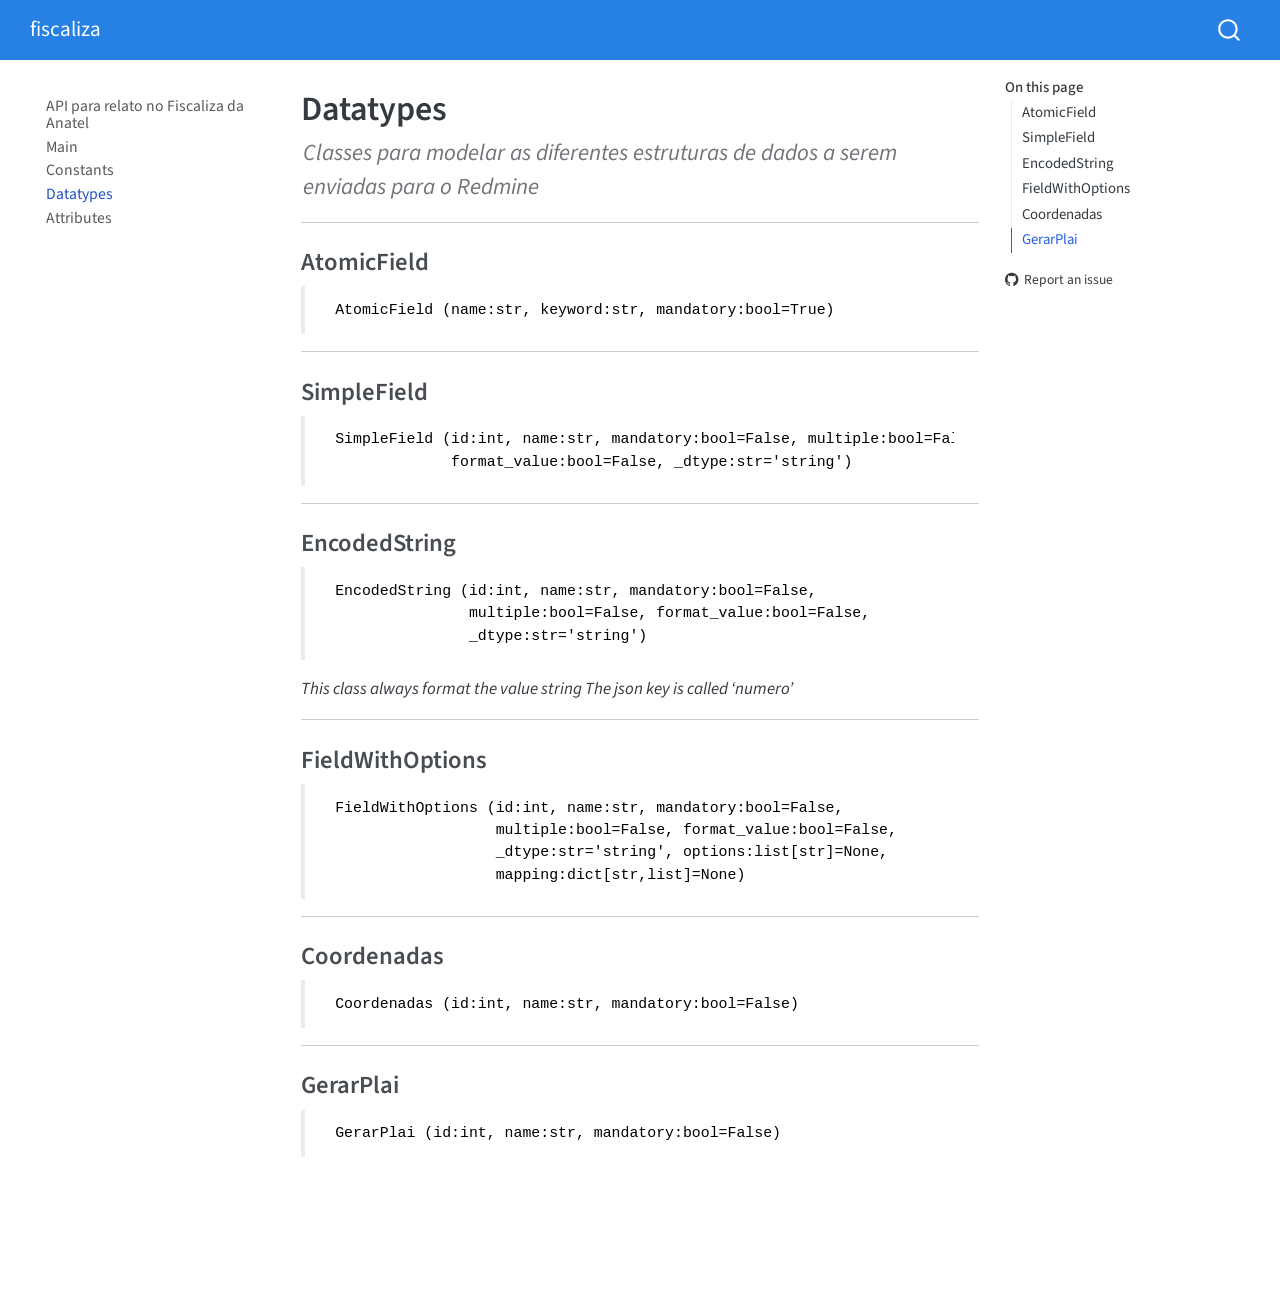
<file: _docs/datatypes.html>
<!DOCTYPE html>
<html xmlns="http://www.w3.org/1999/xhtml" lang="en" xml:lang="en"><head>

<meta charset="utf-8">
<meta name="generator" content="quarto-1.5.55">

<meta name="viewport" content="width=device-width, initial-scale=1.0, user-scalable=yes">

<meta name="description" content="Classes para modelar as diferentes estruturas de dados a serem enviadas para o Redmine">

<title>Datatypes – fiscaliza</title>
<style>
code{white-space: pre-wrap;}
span.smallcaps{font-variant: small-caps;}
div.columns{display: flex; gap: min(4vw, 1.5em);}
div.column{flex: auto; overflow-x: auto;}
div.hanging-indent{margin-left: 1.5em; text-indent: -1.5em;}
ul.task-list{list-style: none;}
ul.task-list li input[type="checkbox"] {
  width: 0.8em;
  margin: 0 0.8em 0.2em -1em; /* quarto-specific, see https://github.com/quarto-dev/quarto-cli/issues/4556 */ 
  vertical-align: middle;
}
</style>


<script src="site_libs/quarto-nav/quarto-nav.js"></script>
<script src="site_libs/quarto-nav/headroom.min.js"></script>
<script src="site_libs/clipboard/clipboard.min.js"></script>
<script src="site_libs/quarto-search/autocomplete.umd.js"></script>
<script src="site_libs/quarto-search/fuse.min.js"></script>
<script src="site_libs/quarto-search/quarto-search.js"></script>
<meta name="quarto:offset" content="./">
<script src="site_libs/quarto-html/quarto.js"></script>
<script src="site_libs/quarto-html/popper.min.js"></script>
<script src="site_libs/quarto-html/tippy.umd.min.js"></script>
<script src="site_libs/quarto-html/anchor.min.js"></script>
<link href="site_libs/quarto-html/tippy.css" rel="stylesheet">
<link href="site_libs/quarto-html/quarto-syntax-highlighting.css" rel="stylesheet" id="quarto-text-highlighting-styles">
<script src="site_libs/bootstrap/bootstrap.min.js"></script>
<link href="site_libs/bootstrap/bootstrap-icons.css" rel="stylesheet">
<link href="site_libs/bootstrap/bootstrap.min.css" rel="stylesheet" id="quarto-bootstrap" data-mode="light">
<script id="quarto-search-options" type="application/json">{
  "location": "navbar",
  "copy-button": false,
  "collapse-after": 3,
  "panel-placement": "end",
  "type": "overlay",
  "limit": 50,
  "keyboard-shortcut": [
    "f",
    "/",
    "s"
  ],
  "show-item-context": false,
  "language": {
    "search-no-results-text": "No results",
    "search-matching-documents-text": "matching documents",
    "search-copy-link-title": "Copy link to search",
    "search-hide-matches-text": "Hide additional matches",
    "search-more-match-text": "more match in this document",
    "search-more-matches-text": "more matches in this document",
    "search-clear-button-title": "Clear",
    "search-text-placeholder": "",
    "search-detached-cancel-button-title": "Cancel",
    "search-submit-button-title": "Submit",
    "search-label": "Search"
  }
}</script>


<link rel="stylesheet" href="styles.css">
<meta property="og:title" content="Datatypes – fiscaliza">
<meta property="og:description" content="Classes para modelar as diferentes estruturas de dados a serem enviadas para o Redmine">
<meta property="og:site_name" content="fiscaliza">
<meta name="twitter:title" content="Datatypes – fiscaliza">
<meta name="twitter:description" content="Classes para modelar as diferentes estruturas de dados a serem enviadas para o Redmine">
<meta name="twitter:card" content="summary">
</head>

<body class="nav-sidebar floating nav-fixed">

<div id="quarto-search-results"></div>
  <header id="quarto-header" class="headroom fixed-top">
    <nav class="navbar navbar-expand-lg " data-bs-theme="dark">
      <div class="navbar-container container-fluid">
      <div class="navbar-brand-container mx-auto">
    <a class="navbar-brand" href="./index.html">
    <span class="navbar-title">fiscaliza</span>
    </a>
  </div>
        <div class="quarto-navbar-tools tools-end">
</div>
          <div id="quarto-search" class="" title="Search"></div>
      </div> <!-- /container-fluid -->
    </nav>
  <nav class="quarto-secondary-nav">
    <div class="container-fluid d-flex">
      <button type="button" class="quarto-btn-toggle btn" data-bs-toggle="collapse" role="button" data-bs-target=".quarto-sidebar-collapse-item" aria-controls="quarto-sidebar" aria-expanded="false" aria-label="Toggle sidebar navigation" onclick="if (window.quartoToggleHeadroom) { window.quartoToggleHeadroom(); }">
        <i class="bi bi-layout-text-sidebar-reverse"></i>
      </button>
        <nav class="quarto-page-breadcrumbs" aria-label="breadcrumb"><ol class="breadcrumb"><li class="breadcrumb-item"><a href="./datatypes.html">Datatypes</a></li></ol></nav>
        <a class="flex-grow-1" role="navigation" data-bs-toggle="collapse" data-bs-target=".quarto-sidebar-collapse-item" aria-controls="quarto-sidebar" aria-expanded="false" aria-label="Toggle sidebar navigation" onclick="if (window.quartoToggleHeadroom) { window.quartoToggleHeadroom(); }">      
        </a>
    </div>
  </nav>
</header>
<!-- content -->
<div id="quarto-content" class="quarto-container page-columns page-rows-contents page-layout-article page-navbar">
<!-- sidebar -->
  <nav id="quarto-sidebar" class="sidebar collapse collapse-horizontal quarto-sidebar-collapse-item sidebar-navigation floating overflow-auto">
    <div class="sidebar-menu-container"> 
    <ul class="list-unstyled mt-1">
        <li class="sidebar-item">
  <div class="sidebar-item-container"> 
  <a href="./index.html" class="sidebar-item-text sidebar-link">
 <span class="menu-text">API para relato no Fiscaliza da Anatel</span></a>
  </div>
</li>
        <li class="sidebar-item">
  <div class="sidebar-item-container"> 
  <a href="./main.html" class="sidebar-item-text sidebar-link">
 <span class="menu-text">Main</span></a>
  </div>
</li>
        <li class="sidebar-item">
  <div class="sidebar-item-container"> 
  <a href="./constants.html" class="sidebar-item-text sidebar-link">
 <span class="menu-text">Constants</span></a>
  </div>
</li>
        <li class="sidebar-item">
  <div class="sidebar-item-container"> 
  <a href="./datatypes.html" class="sidebar-item-text sidebar-link active">
 <span class="menu-text">Datatypes</span></a>
  </div>
</li>
        <li class="sidebar-item">
  <div class="sidebar-item-container"> 
  <a href="./attrs.html" class="sidebar-item-text sidebar-link">
 <span class="menu-text">Attributes</span></a>
  </div>
</li>
    </ul>
    </div>
</nav>
<div id="quarto-sidebar-glass" class="quarto-sidebar-collapse-item" data-bs-toggle="collapse" data-bs-target=".quarto-sidebar-collapse-item"></div>
<!-- margin-sidebar -->
    <div id="quarto-margin-sidebar" class="sidebar margin-sidebar">
        <nav id="TOC" role="doc-toc" class="toc-active">
    <h2 id="toc-title">On this page</h2>
   
  <ul>
  <li><a href="#atomicfield" id="toc-atomicfield" class="nav-link active" data-scroll-target="#atomicfield">AtomicField</a></li>
  <li><a href="#simplefield" id="toc-simplefield" class="nav-link" data-scroll-target="#simplefield">SimpleField</a></li>
  <li><a href="#encodedstring" id="toc-encodedstring" class="nav-link" data-scroll-target="#encodedstring">EncodedString</a></li>
  <li><a href="#fieldwithoptions" id="toc-fieldwithoptions" class="nav-link" data-scroll-target="#fieldwithoptions">FieldWithOptions</a></li>
  <li><a href="#coordenadas" id="toc-coordenadas" class="nav-link" data-scroll-target="#coordenadas">Coordenadas</a></li>
  <li><a href="#gerarplai" id="toc-gerarplai" class="nav-link" data-scroll-target="#gerarplai">GerarPlai</a></li>
  </ul>
<div class="toc-actions"><ul><li><a href="https://github.com/InovaFiscaliza/fiscaliza/issues/new" class="toc-action"><i class="bi bi-github"></i>Report an issue</a></li></ul></div></nav>
    </div>
<!-- main -->
<main class="content" id="quarto-document-content">

<header id="title-block-header" class="quarto-title-block default">
<div class="quarto-title">
<h1 class="title">Datatypes</h1>
</div>

<div>
  <div class="description">
    Classes para modelar as diferentes estruturas de dados a serem enviadas para o Redmine
  </div>
</div>


<div class="quarto-title-meta">

    
  
    
  </div>
  


</header>


<!-- WARNING: THIS FILE WAS AUTOGENERATED! DO NOT EDIT! -->
<hr>
<section id="atomicfield" class="level3">
<h3 class="anchored" data-anchor-id="atomicfield">AtomicField</h3>
<blockquote class="blockquote">
<pre><code> AtomicField (name:str, keyword:str, mandatory:bool=True)</code></pre>
</blockquote>
<hr>
</section>
<section id="simplefield" class="level3">
<h3 class="anchored" data-anchor-id="simplefield">SimpleField</h3>
<blockquote class="blockquote">
<pre><code> SimpleField (id:int, name:str, mandatory:bool=False, multiple:bool=False,
              format_value:bool=False, _dtype:str='string')</code></pre>
</blockquote>
<hr>
</section>
<section id="encodedstring" class="level3">
<h3 class="anchored" data-anchor-id="encodedstring">EncodedString</h3>
<blockquote class="blockquote">
<pre><code> EncodedString (id:int, name:str, mandatory:bool=False,
                multiple:bool=False, format_value:bool=False,
                _dtype:str='string')</code></pre>
</blockquote>
<p><em>This class always format the value string The json key is called ‘numero’</em></p>
<hr>
</section>
<section id="fieldwithoptions" class="level3">
<h3 class="anchored" data-anchor-id="fieldwithoptions">FieldWithOptions</h3>
<blockquote class="blockquote">
<pre><code> FieldWithOptions (id:int, name:str, mandatory:bool=False,
                   multiple:bool=False, format_value:bool=False,
                   _dtype:str='string', options:list[str]=None,
                   mapping:dict[str,list]=None)</code></pre>
</blockquote>
<hr>
</section>
<section id="coordenadas" class="level3">
<h3 class="anchored" data-anchor-id="coordenadas">Coordenadas</h3>
<blockquote class="blockquote">
<pre><code> Coordenadas (id:int, name:str, mandatory:bool=False)</code></pre>
</blockquote>
<hr>
</section>
<section id="gerarplai" class="level3">
<h3 class="anchored" data-anchor-id="gerarplai">GerarPlai</h3>
<blockquote class="blockquote">
<pre><code> GerarPlai (id:int, name:str, mandatory:bool=False)</code></pre>
</blockquote>


</section>

</main> <!-- /main -->
<script id="quarto-html-after-body" type="application/javascript">
window.document.addEventListener("DOMContentLoaded", function (event) {
  const toggleBodyColorMode = (bsSheetEl) => {
    const mode = bsSheetEl.getAttribute("data-mode");
    const bodyEl = window.document.querySelector("body");
    if (mode === "dark") {
      bodyEl.classList.add("quarto-dark");
      bodyEl.classList.remove("quarto-light");
    } else {
      bodyEl.classList.add("quarto-light");
      bodyEl.classList.remove("quarto-dark");
    }
  }
  const toggleBodyColorPrimary = () => {
    const bsSheetEl = window.document.querySelector("link#quarto-bootstrap");
    if (bsSheetEl) {
      toggleBodyColorMode(bsSheetEl);
    }
  }
  toggleBodyColorPrimary();  
  const icon = "";
  const anchorJS = new window.AnchorJS();
  anchorJS.options = {
    placement: 'right',
    icon: icon
  };
  anchorJS.add('.anchored');
  const isCodeAnnotation = (el) => {
    for (const clz of el.classList) {
      if (clz.startsWith('code-annotation-')) {                     
        return true;
      }
    }
    return false;
  }
  const onCopySuccess = function(e) {
    // button target
    const button = e.trigger;
    // don't keep focus
    button.blur();
    // flash "checked"
    button.classList.add('code-copy-button-checked');
    var currentTitle = button.getAttribute("title");
    button.setAttribute("title", "Copied!");
    let tooltip;
    if (window.bootstrap) {
      button.setAttribute("data-bs-toggle", "tooltip");
      button.setAttribute("data-bs-placement", "left");
      button.setAttribute("data-bs-title", "Copied!");
      tooltip = new bootstrap.Tooltip(button, 
        { trigger: "manual", 
          customClass: "code-copy-button-tooltip",
          offset: [0, -8]});
      tooltip.show();    
    }
    setTimeout(function() {
      if (tooltip) {
        tooltip.hide();
        button.removeAttribute("data-bs-title");
        button.removeAttribute("data-bs-toggle");
        button.removeAttribute("data-bs-placement");
      }
      button.setAttribute("title", currentTitle);
      button.classList.remove('code-copy-button-checked');
    }, 1000);
    // clear code selection
    e.clearSelection();
  }
  const getTextToCopy = function(trigger) {
      const codeEl = trigger.previousElementSibling.cloneNode(true);
      for (const childEl of codeEl.children) {
        if (isCodeAnnotation(childEl)) {
          childEl.remove();
        }
      }
      return codeEl.innerText;
  }
  const clipboard = new window.ClipboardJS('.code-copy-button:not([data-in-quarto-modal])', {
    text: getTextToCopy
  });
  clipboard.on('success', onCopySuccess);
  if (window.document.getElementById('quarto-embedded-source-code-modal')) {
    // For code content inside modals, clipBoardJS needs to be initialized with a container option
    // TODO: Check when it could be a function (https://github.com/zenorocha/clipboard.js/issues/860)
    const clipboardModal = new window.ClipboardJS('.code-copy-button[data-in-quarto-modal]', {
      text: getTextToCopy,
      container: window.document.getElementById('quarto-embedded-source-code-modal')
    });
    clipboardModal.on('success', onCopySuccess);
  }
    var localhostRegex = new RegExp(/^(?:http|https):\/\/localhost\:?[0-9]*\//);
    var mailtoRegex = new RegExp(/^mailto:/);
      var filterRegex = new RegExp("https:\/\/InovaFiscaliza\.github\.io\/fiscaliza");
    var isInternal = (href) => {
        return filterRegex.test(href) || localhostRegex.test(href) || mailtoRegex.test(href);
    }
    // Inspect non-navigation links and adorn them if external
 	var links = window.document.querySelectorAll('a[href]:not(.nav-link):not(.navbar-brand):not(.toc-action):not(.sidebar-link):not(.sidebar-item-toggle):not(.pagination-link):not(.no-external):not([aria-hidden]):not(.dropdown-item):not(.quarto-navigation-tool):not(.about-link)');
    for (var i=0; i<links.length; i++) {
      const link = links[i];
      if (!isInternal(link.href)) {
        // undo the damage that might have been done by quarto-nav.js in the case of
        // links that we want to consider external
        if (link.dataset.originalHref !== undefined) {
          link.href = link.dataset.originalHref;
        }
      }
    }
  function tippyHover(el, contentFn, onTriggerFn, onUntriggerFn) {
    const config = {
      allowHTML: true,
      maxWidth: 500,
      delay: 100,
      arrow: false,
      appendTo: function(el) {
          return el.parentElement;
      },
      interactive: true,
      interactiveBorder: 10,
      theme: 'quarto',
      placement: 'bottom-start',
    };
    if (contentFn) {
      config.content = contentFn;
    }
    if (onTriggerFn) {
      config.onTrigger = onTriggerFn;
    }
    if (onUntriggerFn) {
      config.onUntrigger = onUntriggerFn;
    }
    window.tippy(el, config); 
  }
  const noterefs = window.document.querySelectorAll('a[role="doc-noteref"]');
  for (var i=0; i<noterefs.length; i++) {
    const ref = noterefs[i];
    tippyHover(ref, function() {
      // use id or data attribute instead here
      let href = ref.getAttribute('data-footnote-href') || ref.getAttribute('href');
      try { href = new URL(href).hash; } catch {}
      const id = href.replace(/^#\/?/, "");
      const note = window.document.getElementById(id);
      if (note) {
        return note.innerHTML;
      } else {
        return "";
      }
    });
  }
  const xrefs = window.document.querySelectorAll('a.quarto-xref');
  const processXRef = (id, note) => {
    // Strip column container classes
    const stripColumnClz = (el) => {
      el.classList.remove("page-full", "page-columns");
      if (el.children) {
        for (const child of el.children) {
          stripColumnClz(child);
        }
      }
    }
    stripColumnClz(note)
    if (id === null || id.startsWith('sec-')) {
      // Special case sections, only their first couple elements
      const container = document.createElement("div");
      if (note.children && note.children.length > 2) {
        container.appendChild(note.children[0].cloneNode(true));
        for (let i = 1; i < note.children.length; i++) {
          const child = note.children[i];
          if (child.tagName === "P" && child.innerText === "") {
            continue;
          } else {
            container.appendChild(child.cloneNode(true));
            break;
          }
        }
        if (window.Quarto?.typesetMath) {
          window.Quarto.typesetMath(container);
        }
        return container.innerHTML
      } else {
        if (window.Quarto?.typesetMath) {
          window.Quarto.typesetMath(note);
        }
        return note.innerHTML;
      }
    } else {
      // Remove any anchor links if they are present
      const anchorLink = note.querySelector('a.anchorjs-link');
      if (anchorLink) {
        anchorLink.remove();
      }
      if (window.Quarto?.typesetMath) {
        window.Quarto.typesetMath(note);
      }
      // TODO in 1.5, we should make sure this works without a callout special case
      if (note.classList.contains("callout")) {
        return note.outerHTML;
      } else {
        return note.innerHTML;
      }
    }
  }
  for (var i=0; i<xrefs.length; i++) {
    const xref = xrefs[i];
    tippyHover(xref, undefined, function(instance) {
      instance.disable();
      let url = xref.getAttribute('href');
      let hash = undefined; 
      if (url.startsWith('#')) {
        hash = url;
      } else {
        try { hash = new URL(url).hash; } catch {}
      }
      if (hash) {
        const id = hash.replace(/^#\/?/, "");
        const note = window.document.getElementById(id);
        if (note !== null) {
          try {
            const html = processXRef(id, note.cloneNode(true));
            instance.setContent(html);
          } finally {
            instance.enable();
            instance.show();
          }
        } else {
          // See if we can fetch this
          fetch(url.split('#')[0])
          .then(res => res.text())
          .then(html => {
            const parser = new DOMParser();
            const htmlDoc = parser.parseFromString(html, "text/html");
            const note = htmlDoc.getElementById(id);
            if (note !== null) {
              const html = processXRef(id, note);
              instance.setContent(html);
            } 
          }).finally(() => {
            instance.enable();
            instance.show();
          });
        }
      } else {
        // See if we can fetch a full url (with no hash to target)
        // This is a special case and we should probably do some content thinning / targeting
        fetch(url)
        .then(res => res.text())
        .then(html => {
          const parser = new DOMParser();
          const htmlDoc = parser.parseFromString(html, "text/html");
          const note = htmlDoc.querySelector('main.content');
          if (note !== null) {
            // This should only happen for chapter cross references
            // (since there is no id in the URL)
            // remove the first header
            if (note.children.length > 0 && note.children[0].tagName === "HEADER") {
              note.children[0].remove();
            }
            const html = processXRef(null, note);
            instance.setContent(html);
          } 
        }).finally(() => {
          instance.enable();
          instance.show();
        });
      }
    }, function(instance) {
    });
  }
      let selectedAnnoteEl;
      const selectorForAnnotation = ( cell, annotation) => {
        let cellAttr = 'data-code-cell="' + cell + '"';
        let lineAttr = 'data-code-annotation="' +  annotation + '"';
        const selector = 'span[' + cellAttr + '][' + lineAttr + ']';
        return selector;
      }
      const selectCodeLines = (annoteEl) => {
        const doc = window.document;
        const targetCell = annoteEl.getAttribute("data-target-cell");
        const targetAnnotation = annoteEl.getAttribute("data-target-annotation");
        const annoteSpan = window.document.querySelector(selectorForAnnotation(targetCell, targetAnnotation));
        const lines = annoteSpan.getAttribute("data-code-lines").split(",");
        const lineIds = lines.map((line) => {
          return targetCell + "-" + line;
        })
        let top = null;
        let height = null;
        let parent = null;
        if (lineIds.length > 0) {
            //compute the position of the single el (top and bottom and make a div)
            const el = window.document.getElementById(lineIds[0]);
            top = el.offsetTop;
            height = el.offsetHeight;
            parent = el.parentElement.parentElement;
          if (lineIds.length > 1) {
            const lastEl = window.document.getElementById(lineIds[lineIds.length - 1]);
            const bottom = lastEl.offsetTop + lastEl.offsetHeight;
            height = bottom - top;
          }
          if (top !== null && height !== null && parent !== null) {
            // cook up a div (if necessary) and position it 
            let div = window.document.getElementById("code-annotation-line-highlight");
            if (div === null) {
              div = window.document.createElement("div");
              div.setAttribute("id", "code-annotation-line-highlight");
              div.style.position = 'absolute';
              parent.appendChild(div);
            }
            div.style.top = top - 2 + "px";
            div.style.height = height + 4 + "px";
            div.style.left = 0;
            let gutterDiv = window.document.getElementById("code-annotation-line-highlight-gutter");
            if (gutterDiv === null) {
              gutterDiv = window.document.createElement("div");
              gutterDiv.setAttribute("id", "code-annotation-line-highlight-gutter");
              gutterDiv.style.position = 'absolute';
              const codeCell = window.document.getElementById(targetCell);
              const gutter = codeCell.querySelector('.code-annotation-gutter');
              gutter.appendChild(gutterDiv);
            }
            gutterDiv.style.top = top - 2 + "px";
            gutterDiv.style.height = height + 4 + "px";
          }
          selectedAnnoteEl = annoteEl;
        }
      };
      const unselectCodeLines = () => {
        const elementsIds = ["code-annotation-line-highlight", "code-annotation-line-highlight-gutter"];
        elementsIds.forEach((elId) => {
          const div = window.document.getElementById(elId);
          if (div) {
            div.remove();
          }
        });
        selectedAnnoteEl = undefined;
      };
        // Handle positioning of the toggle
    window.addEventListener(
      "resize",
      throttle(() => {
        elRect = undefined;
        if (selectedAnnoteEl) {
          selectCodeLines(selectedAnnoteEl);
        }
      }, 10)
    );
    function throttle(fn, ms) {
    let throttle = false;
    let timer;
      return (...args) => {
        if(!throttle) { // first call gets through
            fn.apply(this, args);
            throttle = true;
        } else { // all the others get throttled
            if(timer) clearTimeout(timer); // cancel #2
            timer = setTimeout(() => {
              fn.apply(this, args);
              timer = throttle = false;
            }, ms);
        }
      };
    }
      // Attach click handler to the DT
      const annoteDls = window.document.querySelectorAll('dt[data-target-cell]');
      for (const annoteDlNode of annoteDls) {
        annoteDlNode.addEventListener('click', (event) => {
          const clickedEl = event.target;
          if (clickedEl !== selectedAnnoteEl) {
            unselectCodeLines();
            const activeEl = window.document.querySelector('dt[data-target-cell].code-annotation-active');
            if (activeEl) {
              activeEl.classList.remove('code-annotation-active');
            }
            selectCodeLines(clickedEl);
            clickedEl.classList.add('code-annotation-active');
          } else {
            // Unselect the line
            unselectCodeLines();
            clickedEl.classList.remove('code-annotation-active');
          }
        });
      }
  const findCites = (el) => {
    const parentEl = el.parentElement;
    if (parentEl) {
      const cites = parentEl.dataset.cites;
      if (cites) {
        return {
          el,
          cites: cites.split(' ')
        };
      } else {
        return findCites(el.parentElement)
      }
    } else {
      return undefined;
    }
  };
  var bibliorefs = window.document.querySelectorAll('a[role="doc-biblioref"]');
  for (var i=0; i<bibliorefs.length; i++) {
    const ref = bibliorefs[i];
    const citeInfo = findCites(ref);
    if (citeInfo) {
      tippyHover(citeInfo.el, function() {
        var popup = window.document.createElement('div');
        citeInfo.cites.forEach(function(cite) {
          var citeDiv = window.document.createElement('div');
          citeDiv.classList.add('hanging-indent');
          citeDiv.classList.add('csl-entry');
          var biblioDiv = window.document.getElementById('ref-' + cite);
          if (biblioDiv) {
            citeDiv.innerHTML = biblioDiv.innerHTML;
          }
          popup.appendChild(citeDiv);
        });
        return popup.innerHTML;
      });
    }
  }
});
</script>
</div> <!-- /content -->




<footer class="footer"><div class="nav-footer"><div class="nav-footer-center"><div class="toc-actions d-sm-block d-md-none"><ul><li><a href="https://github.com/InovaFiscaliza/fiscaliza/issues/new" class="toc-action"><i class="bi bi-github"></i>Report an issue</a></li></ul></div></div></div></footer></body></html>
</file>
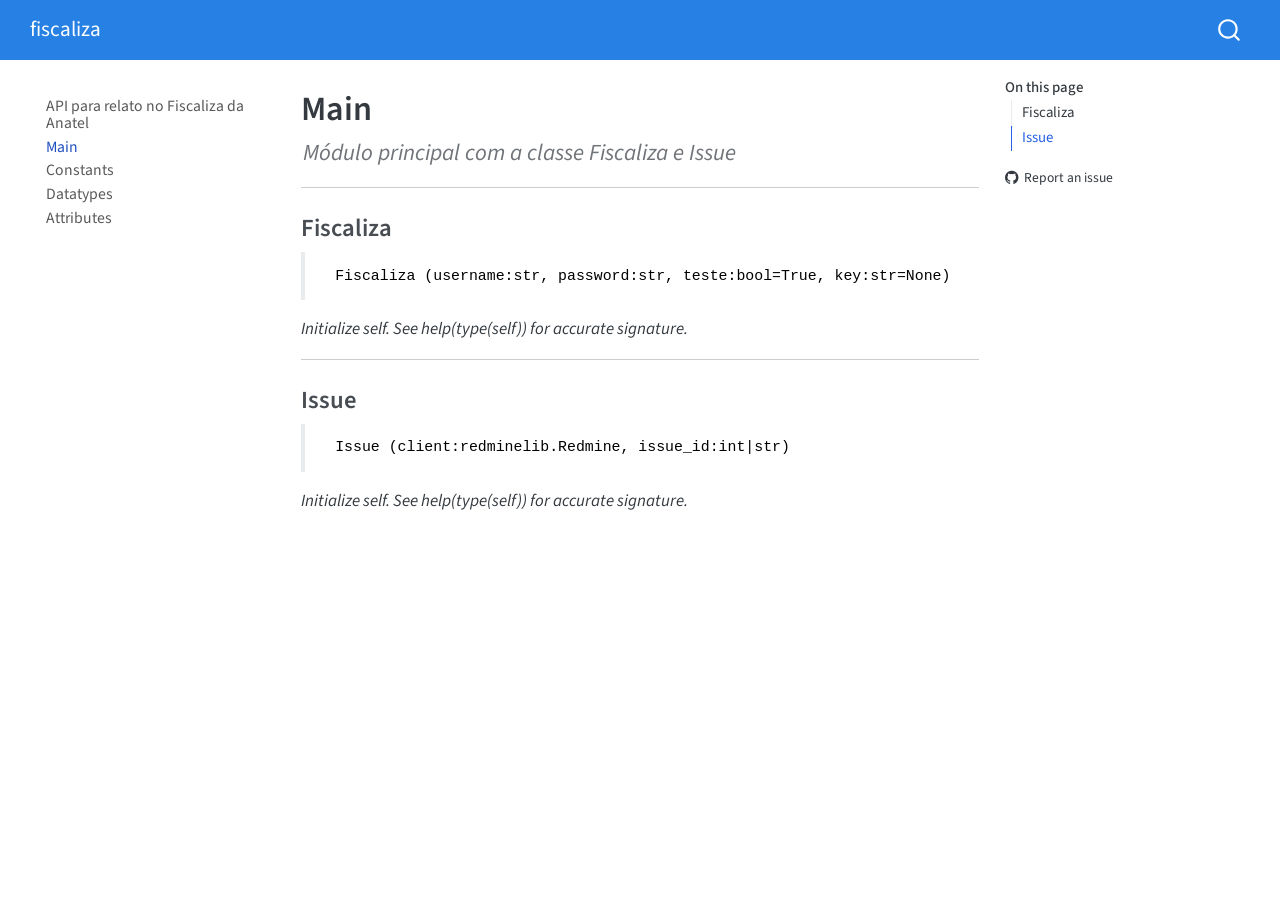
<file: _docs/main.html>
<!DOCTYPE html>
<html xmlns="http://www.w3.org/1999/xhtml" lang="en" xml:lang="en"><head>

<meta charset="utf-8">
<meta name="generator" content="quarto-1.5.55">

<meta name="viewport" content="width=device-width, initial-scale=1.0, user-scalable=yes">

<meta name="description" content="Módulo principal com a classe Fiscaliza e Issue">

<title>Main – fiscaliza</title>
<style>
code{white-space: pre-wrap;}
span.smallcaps{font-variant: small-caps;}
div.columns{display: flex; gap: min(4vw, 1.5em);}
div.column{flex: auto; overflow-x: auto;}
div.hanging-indent{margin-left: 1.5em; text-indent: -1.5em;}
ul.task-list{list-style: none;}
ul.task-list li input[type="checkbox"] {
  width: 0.8em;
  margin: 0 0.8em 0.2em -1em; /* quarto-specific, see https://github.com/quarto-dev/quarto-cli/issues/4556 */ 
  vertical-align: middle;
}
</style>


<script src="site_libs/quarto-nav/quarto-nav.js"></script>
<script src="site_libs/quarto-nav/headroom.min.js"></script>
<script src="site_libs/clipboard/clipboard.min.js"></script>
<script src="site_libs/quarto-search/autocomplete.umd.js"></script>
<script src="site_libs/quarto-search/fuse.min.js"></script>
<script src="site_libs/quarto-search/quarto-search.js"></script>
<meta name="quarto:offset" content="./">
<script src="site_libs/quarto-html/quarto.js"></script>
<script src="site_libs/quarto-html/popper.min.js"></script>
<script src="site_libs/quarto-html/tippy.umd.min.js"></script>
<script src="site_libs/quarto-html/anchor.min.js"></script>
<link href="site_libs/quarto-html/tippy.css" rel="stylesheet">
<link href="site_libs/quarto-html/quarto-syntax-highlighting.css" rel="stylesheet" id="quarto-text-highlighting-styles">
<script src="site_libs/bootstrap/bootstrap.min.js"></script>
<link href="site_libs/bootstrap/bootstrap-icons.css" rel="stylesheet">
<link href="site_libs/bootstrap/bootstrap.min.css" rel="stylesheet" id="quarto-bootstrap" data-mode="light">
<script id="quarto-search-options" type="application/json">{
  "location": "navbar",
  "copy-button": false,
  "collapse-after": 3,
  "panel-placement": "end",
  "type": "overlay",
  "limit": 50,
  "keyboard-shortcut": [
    "f",
    "/",
    "s"
  ],
  "show-item-context": false,
  "language": {
    "search-no-results-text": "No results",
    "search-matching-documents-text": "matching documents",
    "search-copy-link-title": "Copy link to search",
    "search-hide-matches-text": "Hide additional matches",
    "search-more-match-text": "more match in this document",
    "search-more-matches-text": "more matches in this document",
    "search-clear-button-title": "Clear",
    "search-text-placeholder": "",
    "search-detached-cancel-button-title": "Cancel",
    "search-submit-button-title": "Submit",
    "search-label": "Search"
  }
}</script>


<link rel="stylesheet" href="styles.css">
<meta property="og:title" content="Main – fiscaliza">
<meta property="og:description" content="Módulo principal com a classe Fiscaliza e Issue">
<meta property="og:site_name" content="fiscaliza">
<meta name="twitter:title" content="Main – fiscaliza">
<meta name="twitter:description" content="Módulo principal com a classe Fiscaliza e Issue">
<meta name="twitter:card" content="summary">
</head>

<body class="nav-sidebar floating nav-fixed">

<div id="quarto-search-results"></div>
  <header id="quarto-header" class="headroom fixed-top">
    <nav class="navbar navbar-expand-lg " data-bs-theme="dark">
      <div class="navbar-container container-fluid">
      <div class="navbar-brand-container mx-auto">
    <a class="navbar-brand" href="./index.html">
    <span class="navbar-title">fiscaliza</span>
    </a>
  </div>
        <div class="quarto-navbar-tools tools-end">
</div>
          <div id="quarto-search" class="" title="Search"></div>
      </div> <!-- /container-fluid -->
    </nav>
  <nav class="quarto-secondary-nav">
    <div class="container-fluid d-flex">
      <button type="button" class="quarto-btn-toggle btn" data-bs-toggle="collapse" role="button" data-bs-target=".quarto-sidebar-collapse-item" aria-controls="quarto-sidebar" aria-expanded="false" aria-label="Toggle sidebar navigation" onclick="if (window.quartoToggleHeadroom) { window.quartoToggleHeadroom(); }">
        <i class="bi bi-layout-text-sidebar-reverse"></i>
      </button>
        <nav class="quarto-page-breadcrumbs" aria-label="breadcrumb"><ol class="breadcrumb"><li class="breadcrumb-item"><a href="./main.html">Main</a></li></ol></nav>
        <a class="flex-grow-1" role="navigation" data-bs-toggle="collapse" data-bs-target=".quarto-sidebar-collapse-item" aria-controls="quarto-sidebar" aria-expanded="false" aria-label="Toggle sidebar navigation" onclick="if (window.quartoToggleHeadroom) { window.quartoToggleHeadroom(); }">      
        </a>
    </div>
  </nav>
</header>
<!-- content -->
<div id="quarto-content" class="quarto-container page-columns page-rows-contents page-layout-article page-navbar">
<!-- sidebar -->
  <nav id="quarto-sidebar" class="sidebar collapse collapse-horizontal quarto-sidebar-collapse-item sidebar-navigation floating overflow-auto">
    <div class="sidebar-menu-container"> 
    <ul class="list-unstyled mt-1">
        <li class="sidebar-item">
  <div class="sidebar-item-container"> 
  <a href="./index.html" class="sidebar-item-text sidebar-link">
 <span class="menu-text">API para relato no Fiscaliza da Anatel</span></a>
  </div>
</li>
        <li class="sidebar-item">
  <div class="sidebar-item-container"> 
  <a href="./main.html" class="sidebar-item-text sidebar-link active">
 <span class="menu-text">Main</span></a>
  </div>
</li>
        <li class="sidebar-item">
  <div class="sidebar-item-container"> 
  <a href="./constants.html" class="sidebar-item-text sidebar-link">
 <span class="menu-text">Constants</span></a>
  </div>
</li>
        <li class="sidebar-item">
  <div class="sidebar-item-container"> 
  <a href="./datatypes.html" class="sidebar-item-text sidebar-link">
 <span class="menu-text">Datatypes</span></a>
  </div>
</li>
        <li class="sidebar-item">
  <div class="sidebar-item-container"> 
  <a href="./attrs.html" class="sidebar-item-text sidebar-link">
 <span class="menu-text">Attributes</span></a>
  </div>
</li>
    </ul>
    </div>
</nav>
<div id="quarto-sidebar-glass" class="quarto-sidebar-collapse-item" data-bs-toggle="collapse" data-bs-target=".quarto-sidebar-collapse-item"></div>
<!-- margin-sidebar -->
    <div id="quarto-margin-sidebar" class="sidebar margin-sidebar">
        <nav id="TOC" role="doc-toc" class="toc-active">
    <h2 id="toc-title">On this page</h2>
   
  <ul>
  <li><a href="#fiscaliza" id="toc-fiscaliza" class="nav-link active" data-scroll-target="#fiscaliza">Fiscaliza</a></li>
  <li><a href="#issue" id="toc-issue" class="nav-link" data-scroll-target="#issue">Issue</a></li>
  </ul>
<div class="toc-actions"><ul><li><a href="https://github.com/InovaFiscaliza/fiscaliza/issues/new" class="toc-action"><i class="bi bi-github"></i>Report an issue</a></li></ul></div></nav>
    </div>
<!-- main -->
<main class="content" id="quarto-document-content">

<header id="title-block-header" class="quarto-title-block default">
<div class="quarto-title">
<h1 class="title">Main</h1>
</div>

<div>
  <div class="description">
    Módulo principal com a classe Fiscaliza e Issue
  </div>
</div>


<div class="quarto-title-meta">

    
  
    
  </div>
  


</header>


<!-- WARNING: THIS FILE WAS AUTOGENERATED! DO NOT EDIT! -->
<hr>
<section id="fiscaliza" class="level3">
<h3 class="anchored" data-anchor-id="fiscaliza">Fiscaliza</h3>
<blockquote class="blockquote">
<pre><code> Fiscaliza (username:str, password:str, teste:bool=True, key:str=None)</code></pre>
</blockquote>
<p><em>Initialize self. See help(type(self)) for accurate signature.</em></p>
<hr>
</section>
<section id="issue" class="level3">
<h3 class="anchored" data-anchor-id="issue">Issue</h3>
<blockquote class="blockquote">
<pre><code> Issue (client:redminelib.Redmine, issue_id:int|str)</code></pre>
</blockquote>
<p><em>Initialize self. See help(type(self)) for accurate signature.</em></p>


</section>

</main> <!-- /main -->
<script id="quarto-html-after-body" type="application/javascript">
window.document.addEventListener("DOMContentLoaded", function (event) {
  const toggleBodyColorMode = (bsSheetEl) => {
    const mode = bsSheetEl.getAttribute("data-mode");
    const bodyEl = window.document.querySelector("body");
    if (mode === "dark") {
      bodyEl.classList.add("quarto-dark");
      bodyEl.classList.remove("quarto-light");
    } else {
      bodyEl.classList.add("quarto-light");
      bodyEl.classList.remove("quarto-dark");
    }
  }
  const toggleBodyColorPrimary = () => {
    const bsSheetEl = window.document.querySelector("link#quarto-bootstrap");
    if (bsSheetEl) {
      toggleBodyColorMode(bsSheetEl);
    }
  }
  toggleBodyColorPrimary();  
  const icon = "";
  const anchorJS = new window.AnchorJS();
  anchorJS.options = {
    placement: 'right',
    icon: icon
  };
  anchorJS.add('.anchored');
  const isCodeAnnotation = (el) => {
    for (const clz of el.classList) {
      if (clz.startsWith('code-annotation-')) {                     
        return true;
      }
    }
    return false;
  }
  const onCopySuccess = function(e) {
    // button target
    const button = e.trigger;
    // don't keep focus
    button.blur();
    // flash "checked"
    button.classList.add('code-copy-button-checked');
    var currentTitle = button.getAttribute("title");
    button.setAttribute("title", "Copied!");
    let tooltip;
    if (window.bootstrap) {
      button.setAttribute("data-bs-toggle", "tooltip");
      button.setAttribute("data-bs-placement", "left");
      button.setAttribute("data-bs-title", "Copied!");
      tooltip = new bootstrap.Tooltip(button, 
        { trigger: "manual", 
          customClass: "code-copy-button-tooltip",
          offset: [0, -8]});
      tooltip.show();    
    }
    setTimeout(function() {
      if (tooltip) {
        tooltip.hide();
        button.removeAttribute("data-bs-title");
        button.removeAttribute("data-bs-toggle");
        button.removeAttribute("data-bs-placement");
      }
      button.setAttribute("title", currentTitle);
      button.classList.remove('code-copy-button-checked');
    }, 1000);
    // clear code selection
    e.clearSelection();
  }
  const getTextToCopy = function(trigger) {
      const codeEl = trigger.previousElementSibling.cloneNode(true);
      for (const childEl of codeEl.children) {
        if (isCodeAnnotation(childEl)) {
          childEl.remove();
        }
      }
      return codeEl.innerText;
  }
  const clipboard = new window.ClipboardJS('.code-copy-button:not([data-in-quarto-modal])', {
    text: getTextToCopy
  });
  clipboard.on('success', onCopySuccess);
  if (window.document.getElementById('quarto-embedded-source-code-modal')) {
    // For code content inside modals, clipBoardJS needs to be initialized with a container option
    // TODO: Check when it could be a function (https://github.com/zenorocha/clipboard.js/issues/860)
    const clipboardModal = new window.ClipboardJS('.code-copy-button[data-in-quarto-modal]', {
      text: getTextToCopy,
      container: window.document.getElementById('quarto-embedded-source-code-modal')
    });
    clipboardModal.on('success', onCopySuccess);
  }
    var localhostRegex = new RegExp(/^(?:http|https):\/\/localhost\:?[0-9]*\//);
    var mailtoRegex = new RegExp(/^mailto:/);
      var filterRegex = new RegExp("https:\/\/InovaFiscaliza\.github\.io\/fiscaliza");
    var isInternal = (href) => {
        return filterRegex.test(href) || localhostRegex.test(href) || mailtoRegex.test(href);
    }
    // Inspect non-navigation links and adorn them if external
 	var links = window.document.querySelectorAll('a[href]:not(.nav-link):not(.navbar-brand):not(.toc-action):not(.sidebar-link):not(.sidebar-item-toggle):not(.pagination-link):not(.no-external):not([aria-hidden]):not(.dropdown-item):not(.quarto-navigation-tool):not(.about-link)');
    for (var i=0; i<links.length; i++) {
      const link = links[i];
      if (!isInternal(link.href)) {
        // undo the damage that might have been done by quarto-nav.js in the case of
        // links that we want to consider external
        if (link.dataset.originalHref !== undefined) {
          link.href = link.dataset.originalHref;
        }
      }
    }
  function tippyHover(el, contentFn, onTriggerFn, onUntriggerFn) {
    const config = {
      allowHTML: true,
      maxWidth: 500,
      delay: 100,
      arrow: false,
      appendTo: function(el) {
          return el.parentElement;
      },
      interactive: true,
      interactiveBorder: 10,
      theme: 'quarto',
      placement: 'bottom-start',
    };
    if (contentFn) {
      config.content = contentFn;
    }
    if (onTriggerFn) {
      config.onTrigger = onTriggerFn;
    }
    if (onUntriggerFn) {
      config.onUntrigger = onUntriggerFn;
    }
    window.tippy(el, config); 
  }
  const noterefs = window.document.querySelectorAll('a[role="doc-noteref"]');
  for (var i=0; i<noterefs.length; i++) {
    const ref = noterefs[i];
    tippyHover(ref, function() {
      // use id or data attribute instead here
      let href = ref.getAttribute('data-footnote-href') || ref.getAttribute('href');
      try { href = new URL(href).hash; } catch {}
      const id = href.replace(/^#\/?/, "");
      const note = window.document.getElementById(id);
      if (note) {
        return note.innerHTML;
      } else {
        return "";
      }
    });
  }
  const xrefs = window.document.querySelectorAll('a.quarto-xref');
  const processXRef = (id, note) => {
    // Strip column container classes
    const stripColumnClz = (el) => {
      el.classList.remove("page-full", "page-columns");
      if (el.children) {
        for (const child of el.children) {
          stripColumnClz(child);
        }
      }
    }
    stripColumnClz(note)
    if (id === null || id.startsWith('sec-')) {
      // Special case sections, only their first couple elements
      const container = document.createElement("div");
      if (note.children && note.children.length > 2) {
        container.appendChild(note.children[0].cloneNode(true));
        for (let i = 1; i < note.children.length; i++) {
          const child = note.children[i];
          if (child.tagName === "P" && child.innerText === "") {
            continue;
          } else {
            container.appendChild(child.cloneNode(true));
            break;
          }
        }
        if (window.Quarto?.typesetMath) {
          window.Quarto.typesetMath(container);
        }
        return container.innerHTML
      } else {
        if (window.Quarto?.typesetMath) {
          window.Quarto.typesetMath(note);
        }
        return note.innerHTML;
      }
    } else {
      // Remove any anchor links if they are present
      const anchorLink = note.querySelector('a.anchorjs-link');
      if (anchorLink) {
        anchorLink.remove();
      }
      if (window.Quarto?.typesetMath) {
        window.Quarto.typesetMath(note);
      }
      // TODO in 1.5, we should make sure this works without a callout special case
      if (note.classList.contains("callout")) {
        return note.outerHTML;
      } else {
        return note.innerHTML;
      }
    }
  }
  for (var i=0; i<xrefs.length; i++) {
    const xref = xrefs[i];
    tippyHover(xref, undefined, function(instance) {
      instance.disable();
      let url = xref.getAttribute('href');
      let hash = undefined; 
      if (url.startsWith('#')) {
        hash = url;
      } else {
        try { hash = new URL(url).hash; } catch {}
      }
      if (hash) {
        const id = hash.replace(/^#\/?/, "");
        const note = window.document.getElementById(id);
        if (note !== null) {
          try {
            const html = processXRef(id, note.cloneNode(true));
            instance.setContent(html);
          } finally {
            instance.enable();
            instance.show();
          }
        } else {
          // See if we can fetch this
          fetch(url.split('#')[0])
          .then(res => res.text())
          .then(html => {
            const parser = new DOMParser();
            const htmlDoc = parser.parseFromString(html, "text/html");
            const note = htmlDoc.getElementById(id);
            if (note !== null) {
              const html = processXRef(id, note);
              instance.setContent(html);
            } 
          }).finally(() => {
            instance.enable();
            instance.show();
          });
        }
      } else {
        // See if we can fetch a full url (with no hash to target)
        // This is a special case and we should probably do some content thinning / targeting
        fetch(url)
        .then(res => res.text())
        .then(html => {
          const parser = new DOMParser();
          const htmlDoc = parser.parseFromString(html, "text/html");
          const note = htmlDoc.querySelector('main.content');
          if (note !== null) {
            // This should only happen for chapter cross references
            // (since there is no id in the URL)
            // remove the first header
            if (note.children.length > 0 && note.children[0].tagName === "HEADER") {
              note.children[0].remove();
            }
            const html = processXRef(null, note);
            instance.setContent(html);
          } 
        }).finally(() => {
          instance.enable();
          instance.show();
        });
      }
    }, function(instance) {
    });
  }
      let selectedAnnoteEl;
      const selectorForAnnotation = ( cell, annotation) => {
        let cellAttr = 'data-code-cell="' + cell + '"';
        let lineAttr = 'data-code-annotation="' +  annotation + '"';
        const selector = 'span[' + cellAttr + '][' + lineAttr + ']';
        return selector;
      }
      const selectCodeLines = (annoteEl) => {
        const doc = window.document;
        const targetCell = annoteEl.getAttribute("data-target-cell");
        const targetAnnotation = annoteEl.getAttribute("data-target-annotation");
        const annoteSpan = window.document.querySelector(selectorForAnnotation(targetCell, targetAnnotation));
        const lines = annoteSpan.getAttribute("data-code-lines").split(",");
        const lineIds = lines.map((line) => {
          return targetCell + "-" + line;
        })
        let top = null;
        let height = null;
        let parent = null;
        if (lineIds.length > 0) {
            //compute the position of the single el (top and bottom and make a div)
            const el = window.document.getElementById(lineIds[0]);
            top = el.offsetTop;
            height = el.offsetHeight;
            parent = el.parentElement.parentElement;
          if (lineIds.length > 1) {
            const lastEl = window.document.getElementById(lineIds[lineIds.length - 1]);
            const bottom = lastEl.offsetTop + lastEl.offsetHeight;
            height = bottom - top;
          }
          if (top !== null && height !== null && parent !== null) {
            // cook up a div (if necessary) and position it 
            let div = window.document.getElementById("code-annotation-line-highlight");
            if (div === null) {
              div = window.document.createElement("div");
              div.setAttribute("id", "code-annotation-line-highlight");
              div.style.position = 'absolute';
              parent.appendChild(div);
            }
            div.style.top = top - 2 + "px";
            div.style.height = height + 4 + "px";
            div.style.left = 0;
            let gutterDiv = window.document.getElementById("code-annotation-line-highlight-gutter");
            if (gutterDiv === null) {
              gutterDiv = window.document.createElement("div");
              gutterDiv.setAttribute("id", "code-annotation-line-highlight-gutter");
              gutterDiv.style.position = 'absolute';
              const codeCell = window.document.getElementById(targetCell);
              const gutter = codeCell.querySelector('.code-annotation-gutter');
              gutter.appendChild(gutterDiv);
            }
            gutterDiv.style.top = top - 2 + "px";
            gutterDiv.style.height = height + 4 + "px";
          }
          selectedAnnoteEl = annoteEl;
        }
      };
      const unselectCodeLines = () => {
        const elementsIds = ["code-annotation-line-highlight", "code-annotation-line-highlight-gutter"];
        elementsIds.forEach((elId) => {
          const div = window.document.getElementById(elId);
          if (div) {
            div.remove();
          }
        });
        selectedAnnoteEl = undefined;
      };
        // Handle positioning of the toggle
    window.addEventListener(
      "resize",
      throttle(() => {
        elRect = undefined;
        if (selectedAnnoteEl) {
          selectCodeLines(selectedAnnoteEl);
        }
      }, 10)
    );
    function throttle(fn, ms) {
    let throttle = false;
    let timer;
      return (...args) => {
        if(!throttle) { // first call gets through
            fn.apply(this, args);
            throttle = true;
        } else { // all the others get throttled
            if(timer) clearTimeout(timer); // cancel #2
            timer = setTimeout(() => {
              fn.apply(this, args);
              timer = throttle = false;
            }, ms);
        }
      };
    }
      // Attach click handler to the DT
      const annoteDls = window.document.querySelectorAll('dt[data-target-cell]');
      for (const annoteDlNode of annoteDls) {
        annoteDlNode.addEventListener('click', (event) => {
          const clickedEl = event.target;
          if (clickedEl !== selectedAnnoteEl) {
            unselectCodeLines();
            const activeEl = window.document.querySelector('dt[data-target-cell].code-annotation-active');
            if (activeEl) {
              activeEl.classList.remove('code-annotation-active');
            }
            selectCodeLines(clickedEl);
            clickedEl.classList.add('code-annotation-active');
          } else {
            // Unselect the line
            unselectCodeLines();
            clickedEl.classList.remove('code-annotation-active');
          }
        });
      }
  const findCites = (el) => {
    const parentEl = el.parentElement;
    if (parentEl) {
      const cites = parentEl.dataset.cites;
      if (cites) {
        return {
          el,
          cites: cites.split(' ')
        };
      } else {
        return findCites(el.parentElement)
      }
    } else {
      return undefined;
    }
  };
  var bibliorefs = window.document.querySelectorAll('a[role="doc-biblioref"]');
  for (var i=0; i<bibliorefs.length; i++) {
    const ref = bibliorefs[i];
    const citeInfo = findCites(ref);
    if (citeInfo) {
      tippyHover(citeInfo.el, function() {
        var popup = window.document.createElement('div');
        citeInfo.cites.forEach(function(cite) {
          var citeDiv = window.document.createElement('div');
          citeDiv.classList.add('hanging-indent');
          citeDiv.classList.add('csl-entry');
          var biblioDiv = window.document.getElementById('ref-' + cite);
          if (biblioDiv) {
            citeDiv.innerHTML = biblioDiv.innerHTML;
          }
          popup.appendChild(citeDiv);
        });
        return popup.innerHTML;
      });
    }
  }
});
</script>
</div> <!-- /content -->




<footer class="footer"><div class="nav-footer"><div class="nav-footer-center"><div class="toc-actions d-sm-block d-md-none"><ul><li><a href="https://github.com/InovaFiscaliza/fiscaliza/issues/new" class="toc-action"><i class="bi bi-github"></i>Report an issue</a></li></ul></div></div></div></footer></body></html>
</file>
<file: site_libs/quarto-html/tippy.css>
.tippy-box[data-animation=fade][data-state=hidden]{opacity:0}[data-tippy-root]{max-width:calc(100vw - 10px)}.tippy-box{position:relative;background-color:#333;color:#fff;border-radius:4px;font-size:14px;line-height:1.4;white-space:normal;outline:0;transition-property:transform,visibility,opacity}.tippy-box[data-placement^=top]>.tippy-arrow{bottom:0}.tippy-box[data-placement^=top]>.tippy-arrow:before{bottom:-7px;left:0;border-width:8px 8px 0;border-top-color:initial;transform-origin:center top}.tippy-box[data-placement^=bottom]>.tippy-arrow{top:0}.tippy-box[data-placement^=bottom]>.tippy-arrow:before{top:-7px;left:0;border-width:0 8px 8px;border-bottom-color:initial;transform-origin:center bottom}.tippy-box[data-placement^=left]>.tippy-arrow{right:0}.tippy-box[data-placement^=left]>.tippy-arrow:before{border-width:8px 0 8px 8px;border-left-color:initial;right:-7px;transform-origin:center left}.tippy-box[data-placement^=right]>.tippy-arrow{left:0}.tippy-box[data-placement^=right]>.tippy-arrow:before{left:-7px;border-width:8px 8px 8px 0;border-right-color:initial;transform-origin:center right}.tippy-box[data-inertia][data-state=visible]{transition-timing-function:cubic-bezier(.54,1.5,.38,1.11)}.tippy-arrow{width:16px;height:16px;color:#333}.tippy-arrow:before{content:"";position:absolute;border-color:transparent;border-style:solid}.tippy-content{position:relative;padding:5px 9px;z-index:1}
</file>
<file: site_libs/quarto-html/quarto-syntax-highlighting.css>
/* quarto syntax highlight colors */
:root {
  --quarto-hl-ot-color: #003B4F;
  --quarto-hl-at-color: #657422;
  --quarto-hl-ss-color: #20794D;
  --quarto-hl-an-color: #5E5E5E;
  --quarto-hl-fu-color: #4758AB;
  --quarto-hl-st-color: #20794D;
  --quarto-hl-cf-color: #003B4F;
  --quarto-hl-op-color: #5E5E5E;
  --quarto-hl-er-color: #AD0000;
  --quarto-hl-bn-color: #AD0000;
  --quarto-hl-al-color: #AD0000;
  --quarto-hl-va-color: #111111;
  --quarto-hl-bu-color: inherit;
  --quarto-hl-ex-color: inherit;
  --quarto-hl-pp-color: #AD0000;
  --quarto-hl-in-color: #5E5E5E;
  --quarto-hl-vs-color: #20794D;
  --quarto-hl-wa-color: #5E5E5E;
  --quarto-hl-do-color: #5E5E5E;
  --quarto-hl-im-color: #00769E;
  --quarto-hl-ch-color: #20794D;
  --quarto-hl-dt-color: #AD0000;
  --quarto-hl-fl-color: #AD0000;
  --quarto-hl-co-color: #5E5E5E;
  --quarto-hl-cv-color: #5E5E5E;
  --quarto-hl-cn-color: #8f5902;
  --quarto-hl-sc-color: #5E5E5E;
  --quarto-hl-dv-color: #AD0000;
  --quarto-hl-kw-color: #003B4F;
}

/* other quarto variables */
:root {
  --quarto-font-monospace: SFMono-Regular, Menlo, Monaco, Consolas, "Liberation Mono", "Courier New", monospace;
}

pre > code.sourceCode > span {
  color: #003B4F;
}

code span {
  color: #003B4F;
}

code.sourceCode > span {
  color: #003B4F;
}

div.sourceCode,
div.sourceCode pre.sourceCode {
  color: #003B4F;
}

code span.ot {
  color: #003B4F;
  font-style: inherit;
}

code span.at {
  color: #657422;
  font-style: inherit;
}

code span.ss {
  color: #20794D;
  font-style: inherit;
}

code span.an {
  color: #5E5E5E;
  font-style: inherit;
}

code span.fu {
  color: #4758AB;
  font-style: inherit;
}

code span.st {
  color: #20794D;
  font-style: inherit;
}

code span.cf {
  color: #003B4F;
  font-weight: bold;
  font-style: inherit;
}

code span.op {
  color: #5E5E5E;
  font-style: inherit;
}

code span.er {
  color: #AD0000;
  font-style: inherit;
}

code span.bn {
  color: #AD0000;
  font-style: inherit;
}

code span.al {
  color: #AD0000;
  font-style: inherit;
}

code span.va {
  color: #111111;
  font-style: inherit;
}

code span.bu {
  font-style: inherit;
}

code span.ex {
  font-style: inherit;
}

code span.pp {
  color: #AD0000;
  font-style: inherit;
}

code span.in {
  color: #5E5E5E;
  font-style: inherit;
}

code span.vs {
  color: #20794D;
  font-style: inherit;
}

code span.wa {
  color: #5E5E5E;
  font-style: italic;
}

code span.do {
  color: #5E5E5E;
  font-style: italic;
}

code span.im {
  color: #00769E;
  font-style: inherit;
}

code span.ch {
  color: #20794D;
  font-style: inherit;
}

code span.dt {
  color: #AD0000;
  font-style: inherit;
}

code span.fl {
  color: #AD0000;
  font-style: inherit;
}

code span.co {
  color: #5E5E5E;
  font-style: inherit;
}

code span.cv {
  color: #5E5E5E;
  font-style: italic;
}

code span.cn {
  color: #8f5902;
  font-style: inherit;
}

code span.sc {
  color: #5E5E5E;
  font-style: inherit;
}

code span.dv {
  color: #AD0000;
  font-style: inherit;
}

code span.kw {
  color: #003B4F;
  font-weight: bold;
  font-style: inherit;
}

.prevent-inlining {
  content: "</";
}

/*# sourceMappingURL=debc5d5d77c3f9108843748ff7464032.css.map */
</file>
<file: styles.css>
.cell {
  margin-bottom: 1rem;
}

.cell > .sourceCode {
  margin-bottom: 0;
}

.cell-output > pre {
  margin-bottom: 0;
}

.cell-output > pre, .cell-output > .sourceCode > pre, .cell-output-stdout > pre {
  margin-left: 0.8rem;
  margin-top: 0;
  background: none;
  border-left: 2px solid lightsalmon;
  border-top-left-radius: 0;
  border-top-right-radius: 0;
}

.cell-output > .sourceCode {
  border: none;
}

.cell-output > .sourceCode {
  background: none;
  margin-top: 0;
}

div.description {
  padding-left: 2px;
  padding-top: 5px;
  font-style: italic;
  font-size: 135%;
  opacity: 70%;
}
</file>
<file: _docs/site_libs/quarto-html/tippy.css>
.tippy-box[data-animation=fade][data-state=hidden]{opacity:0}[data-tippy-root]{max-width:calc(100vw - 10px)}.tippy-box{position:relative;background-color:#333;color:#fff;border-radius:4px;font-size:14px;line-height:1.4;white-space:normal;outline:0;transition-property:transform,visibility,opacity}.tippy-box[data-placement^=top]>.tippy-arrow{bottom:0}.tippy-box[data-placement^=top]>.tippy-arrow:before{bottom:-7px;left:0;border-width:8px 8px 0;border-top-color:initial;transform-origin:center top}.tippy-box[data-placement^=bottom]>.tippy-arrow{top:0}.tippy-box[data-placement^=bottom]>.tippy-arrow:before{top:-7px;left:0;border-width:0 8px 8px;border-bottom-color:initial;transform-origin:center bottom}.tippy-box[data-placement^=left]>.tippy-arrow{right:0}.tippy-box[data-placement^=left]>.tippy-arrow:before{border-width:8px 0 8px 8px;border-left-color:initial;right:-7px;transform-origin:center left}.tippy-box[data-placement^=right]>.tippy-arrow{left:0}.tippy-box[data-placement^=right]>.tippy-arrow:before{left:-7px;border-width:8px 8px 8px 0;border-right-color:initial;transform-origin:center right}.tippy-box[data-inertia][data-state=visible]{transition-timing-function:cubic-bezier(.54,1.5,.38,1.11)}.tippy-arrow{width:16px;height:16px;color:#333}.tippy-arrow:before{content:"";position:absolute;border-color:transparent;border-style:solid}.tippy-content{position:relative;padding:5px 9px;z-index:1}
</file>
<file: _docs/site_libs/quarto-html/quarto-syntax-highlighting.css>
/* quarto syntax highlight colors */
:root {
  --quarto-hl-ot-color: #003B4F;
  --quarto-hl-at-color: #657422;
  --quarto-hl-ss-color: #20794D;
  --quarto-hl-an-color: #5E5E5E;
  --quarto-hl-fu-color: #4758AB;
  --quarto-hl-st-color: #20794D;
  --quarto-hl-cf-color: #003B4F;
  --quarto-hl-op-color: #5E5E5E;
  --quarto-hl-er-color: #AD0000;
  --quarto-hl-bn-color: #AD0000;
  --quarto-hl-al-color: #AD0000;
  --quarto-hl-va-color: #111111;
  --quarto-hl-bu-color: inherit;
  --quarto-hl-ex-color: inherit;
  --quarto-hl-pp-color: #AD0000;
  --quarto-hl-in-color: #5E5E5E;
  --quarto-hl-vs-color: #20794D;
  --quarto-hl-wa-color: #5E5E5E;
  --quarto-hl-do-color: #5E5E5E;
  --quarto-hl-im-color: #00769E;
  --quarto-hl-ch-color: #20794D;
  --quarto-hl-dt-color: #AD0000;
  --quarto-hl-fl-color: #AD0000;
  --quarto-hl-co-color: #5E5E5E;
  --quarto-hl-cv-color: #5E5E5E;
  --quarto-hl-cn-color: #8f5902;
  --quarto-hl-sc-color: #5E5E5E;
  --quarto-hl-dv-color: #AD0000;
  --quarto-hl-kw-color: #003B4F;
}

/* other quarto variables */
:root {
  --quarto-font-monospace: SFMono-Regular, Menlo, Monaco, Consolas, "Liberation Mono", "Courier New", monospace;
}

pre > code.sourceCode > span {
  color: #003B4F;
}

code span {
  color: #003B4F;
}

code.sourceCode > span {
  color: #003B4F;
}

div.sourceCode,
div.sourceCode pre.sourceCode {
  color: #003B4F;
}

code span.ot {
  color: #003B4F;
  font-style: inherit;
}

code span.at {
  color: #657422;
  font-style: inherit;
}

code span.ss {
  color: #20794D;
  font-style: inherit;
}

code span.an {
  color: #5E5E5E;
  font-style: inherit;
}

code span.fu {
  color: #4758AB;
  font-style: inherit;
}

code span.st {
  color: #20794D;
  font-style: inherit;
}

code span.cf {
  color: #003B4F;
  font-weight: bold;
  font-style: inherit;
}

code span.op {
  color: #5E5E5E;
  font-style: inherit;
}

code span.er {
  color: #AD0000;
  font-style: inherit;
}

code span.bn {
  color: #AD0000;
  font-style: inherit;
}

code span.al {
  color: #AD0000;
  font-style: inherit;
}

code span.va {
  color: #111111;
  font-style: inherit;
}

code span.bu {
  font-style: inherit;
}

code span.ex {
  font-style: inherit;
}

code span.pp {
  color: #AD0000;
  font-style: inherit;
}

code span.in {
  color: #5E5E5E;
  font-style: inherit;
}

code span.vs {
  color: #20794D;
  font-style: inherit;
}

code span.wa {
  color: #5E5E5E;
  font-style: italic;
}

code span.do {
  color: #5E5E5E;
  font-style: italic;
}

code span.im {
  color: #00769E;
  font-style: inherit;
}

code span.ch {
  color: #20794D;
  font-style: inherit;
}

code span.dt {
  color: #AD0000;
  font-style: inherit;
}

code span.fl {
  color: #AD0000;
  font-style: inherit;
}

code span.co {
  color: #5E5E5E;
  font-style: inherit;
}

code span.cv {
  color: #5E5E5E;
  font-style: italic;
}

code span.cn {
  color: #8f5902;
  font-style: inherit;
}

code span.sc {
  color: #5E5E5E;
  font-style: inherit;
}

code span.dv {
  color: #AD0000;
  font-style: inherit;
}

code span.kw {
  color: #003B4F;
  font-weight: bold;
  font-style: inherit;
}

.prevent-inlining {
  content: "</";
}

/*# sourceMappingURL=debc5d5d77c3f9108843748ff7464032.css.map */
</file>
<file: _docs/styles.css>
.cell {
  margin-bottom: 1rem;
}

.cell > .sourceCode {
  margin-bottom: 0;
}

.cell-output > pre {
  margin-bottom: 0;
}

.cell-output > pre, .cell-output > .sourceCode > pre, .cell-output-stdout > pre {
  margin-left: 0.8rem;
  margin-top: 0;
  background: none;
  border-left: 2px solid lightsalmon;
  border-top-left-radius: 0;
  border-top-right-radius: 0;
}

.cell-output > .sourceCode {
  border: none;
}

.cell-output > .sourceCode {
  background: none;
  margin-top: 0;
}

div.description {
  padding-left: 2px;
  padding-top: 5px;
  font-style: italic;
  font-size: 135%;
  opacity: 70%;
}
</file>
